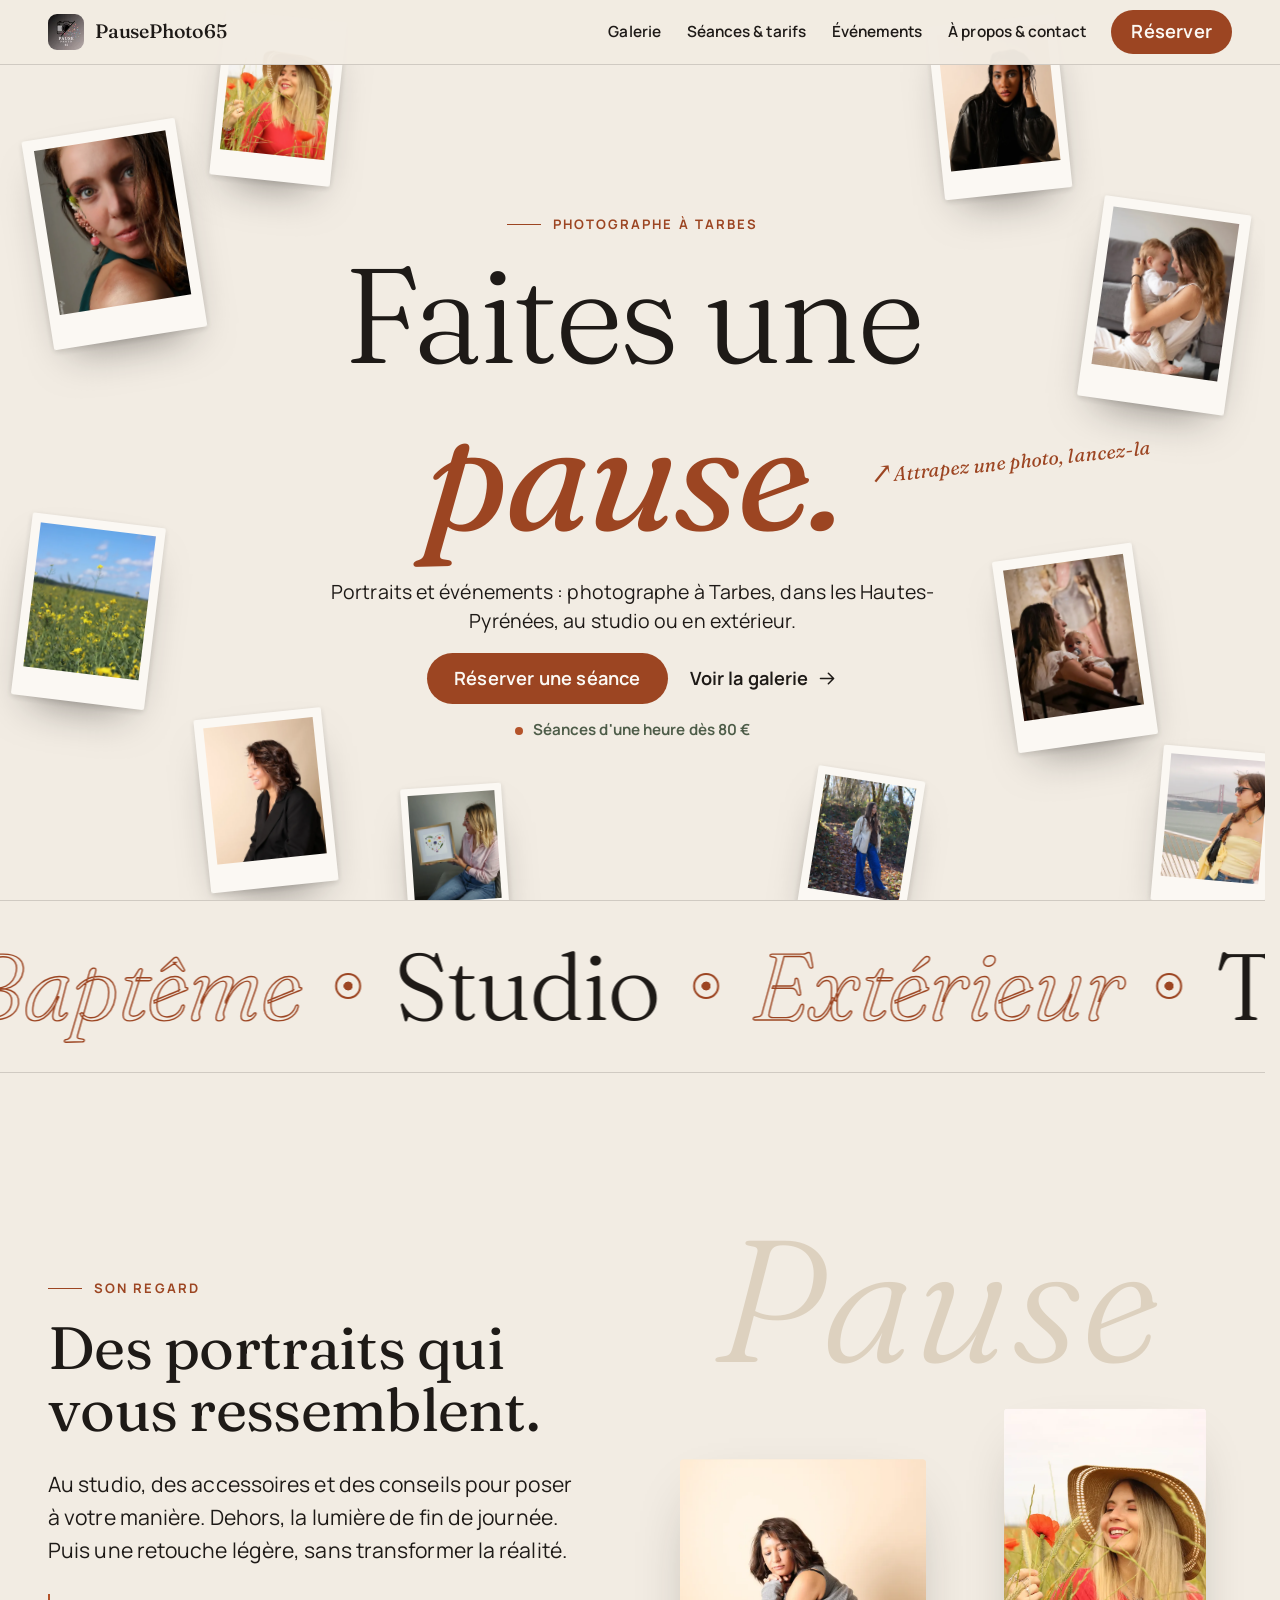
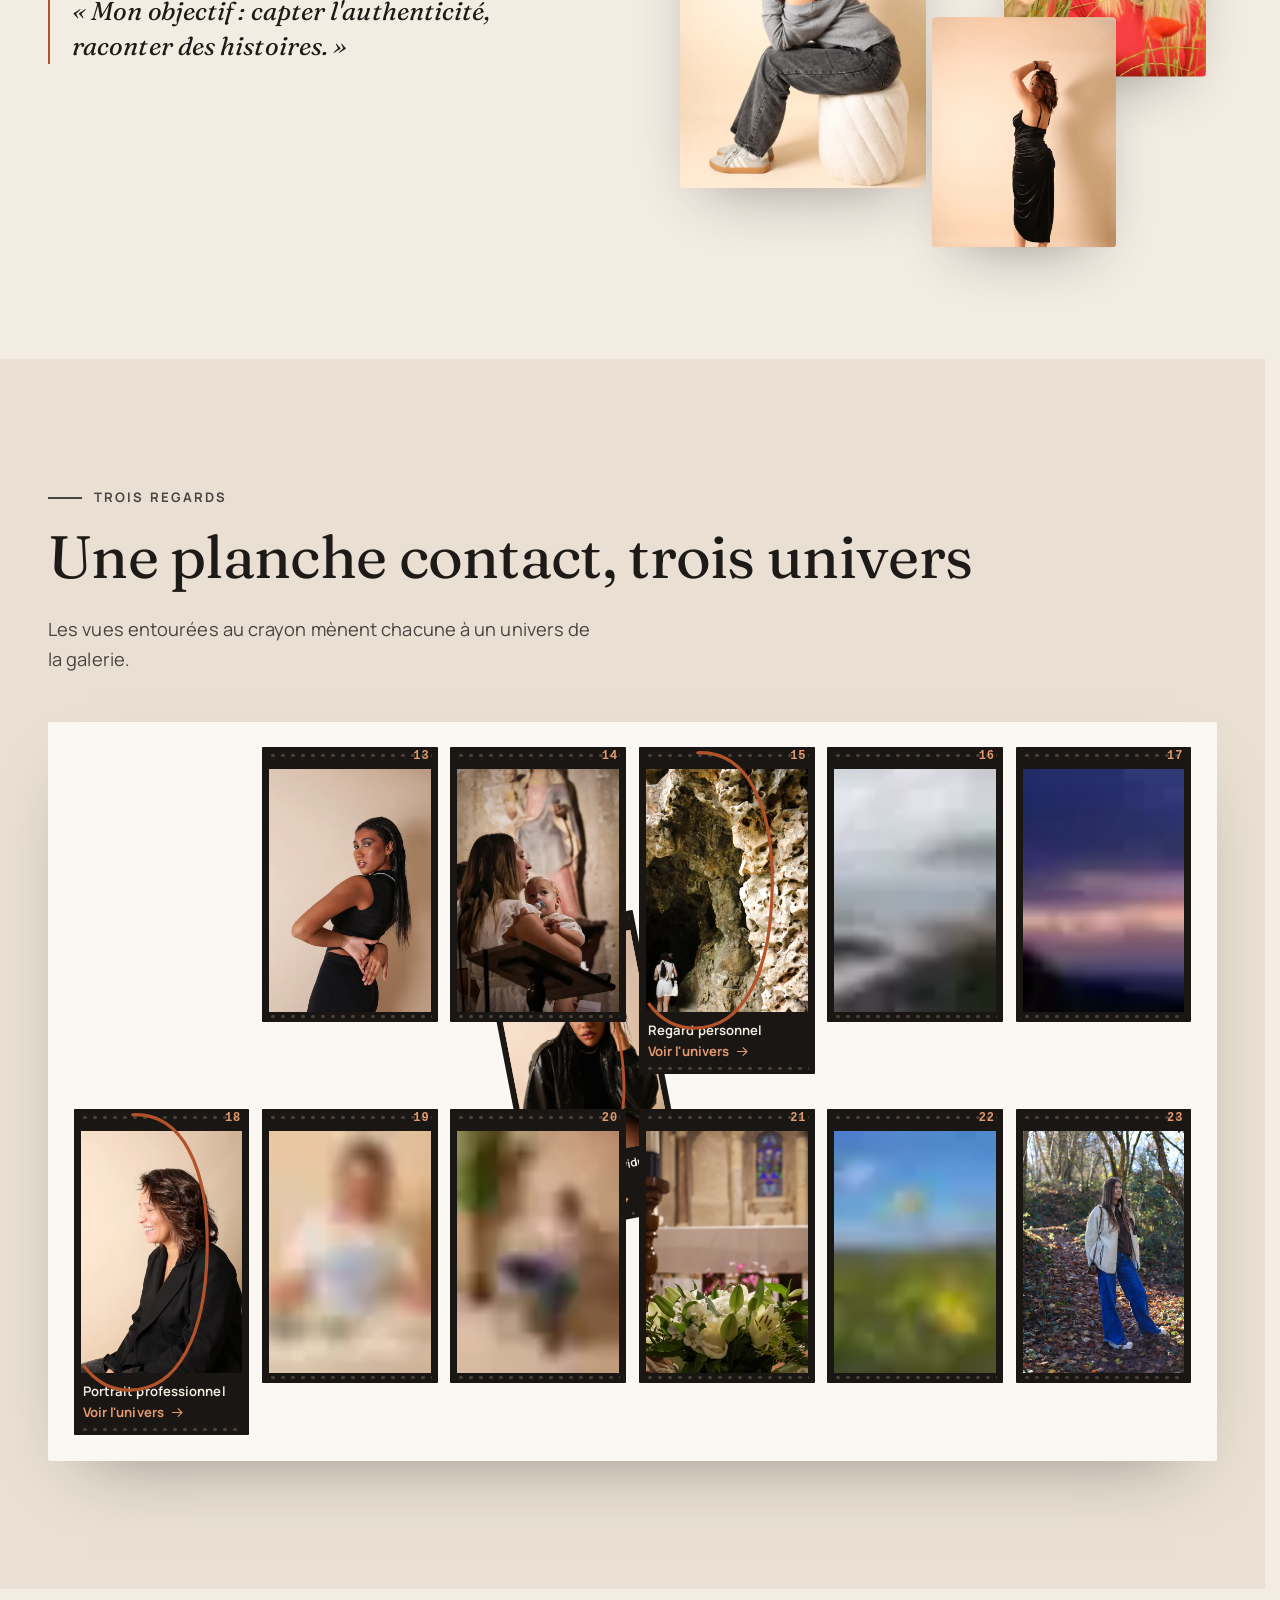
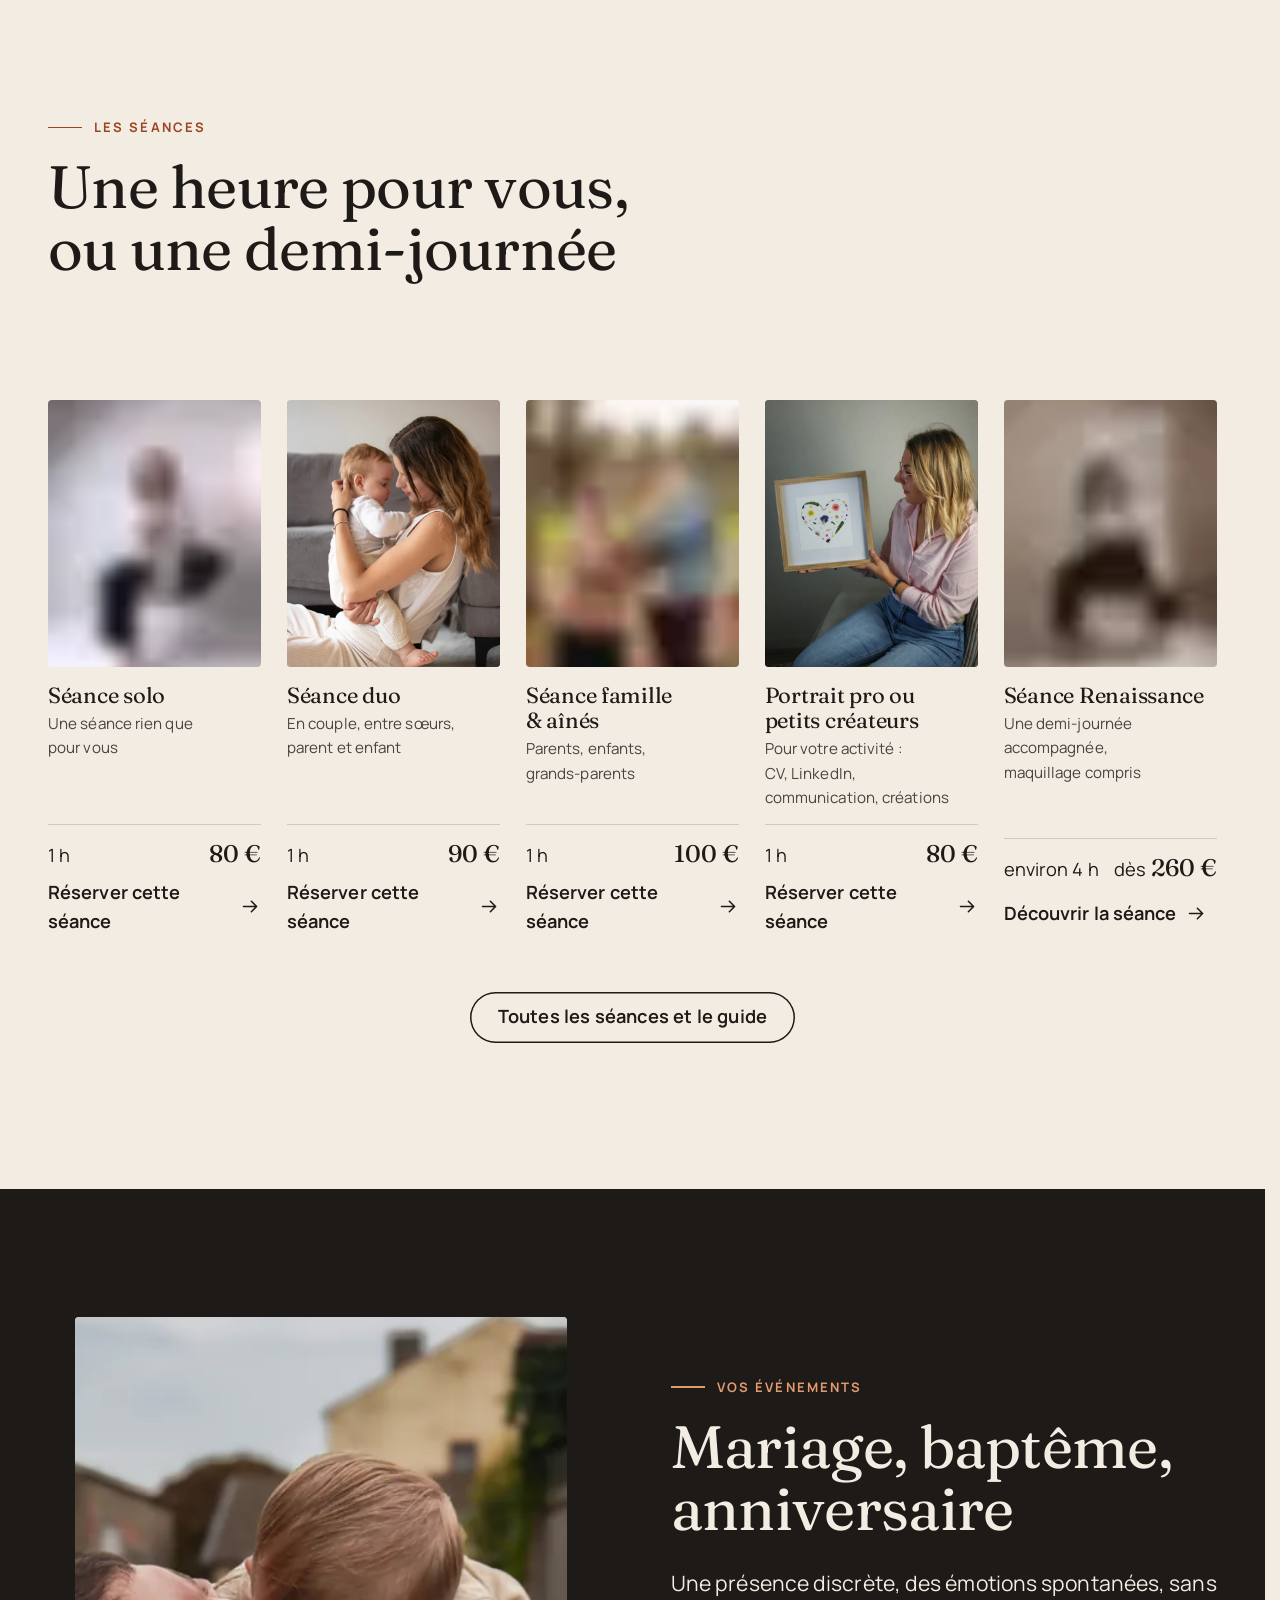
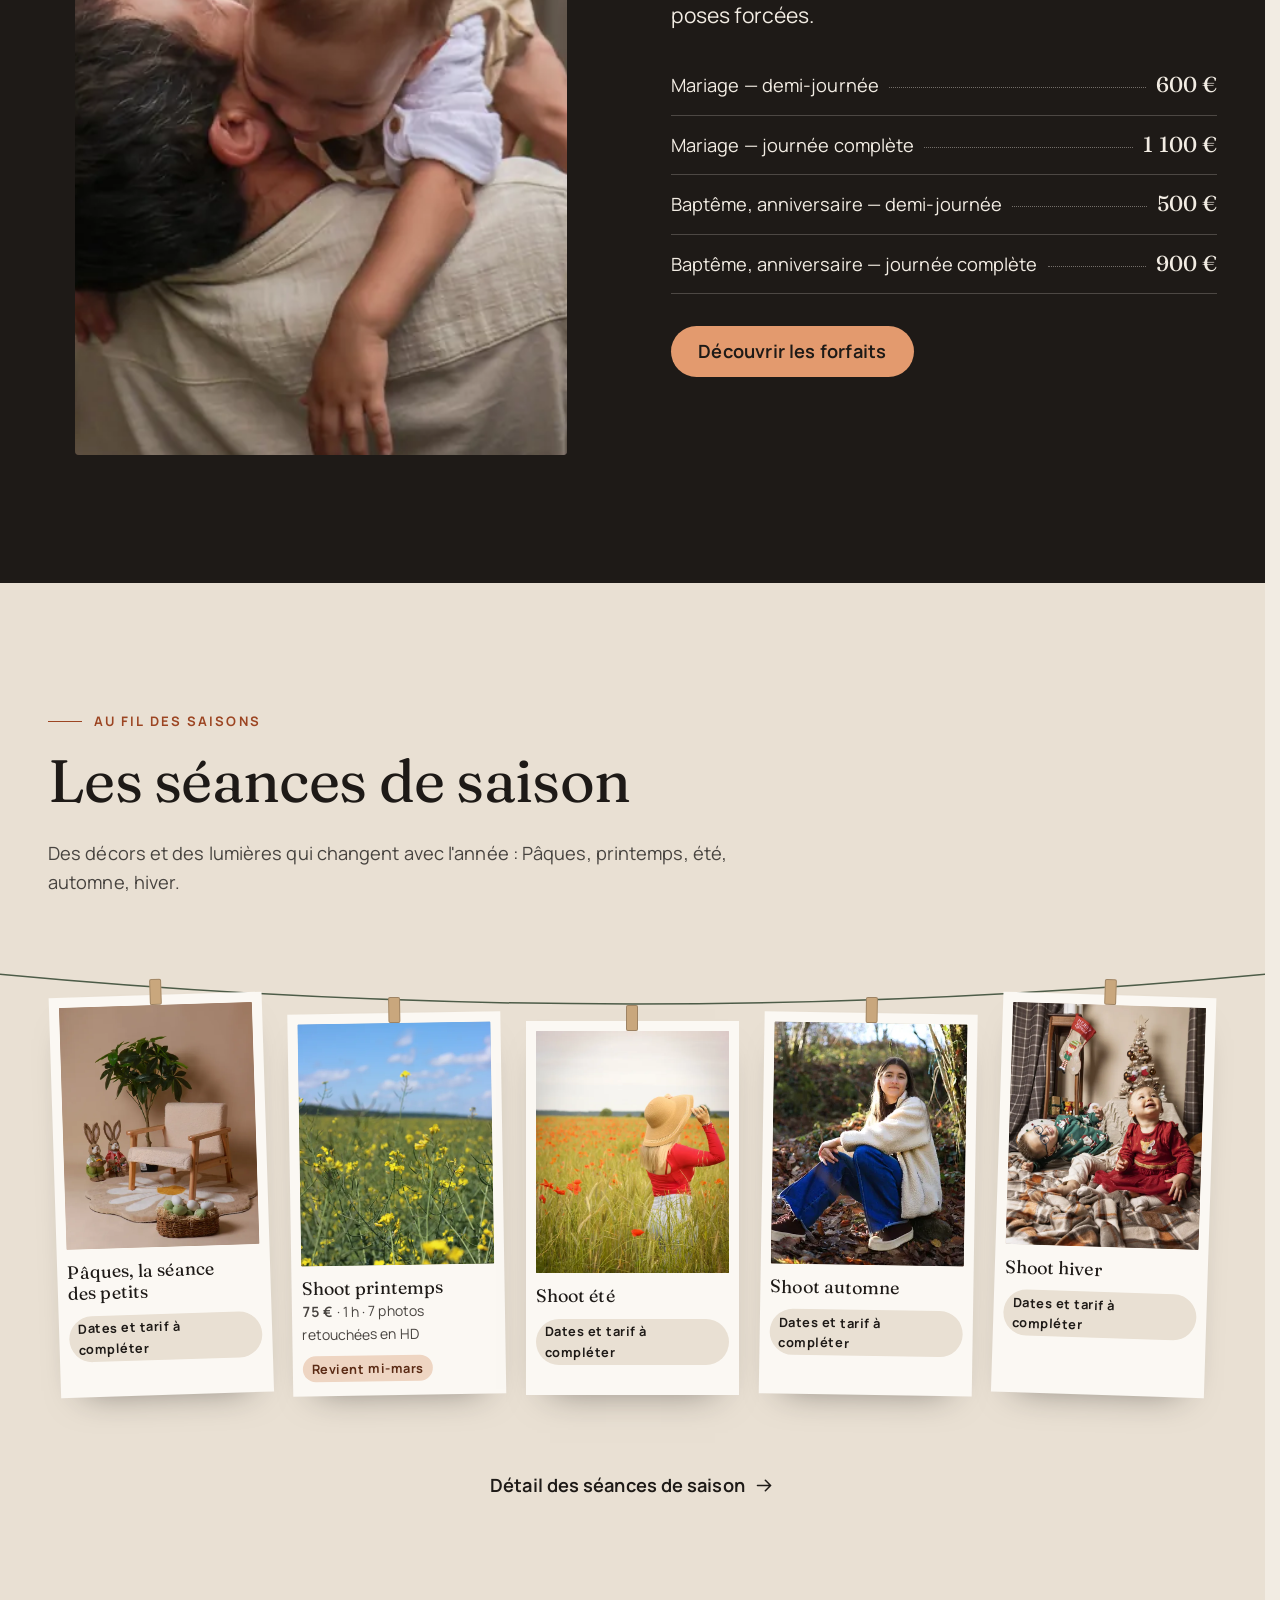
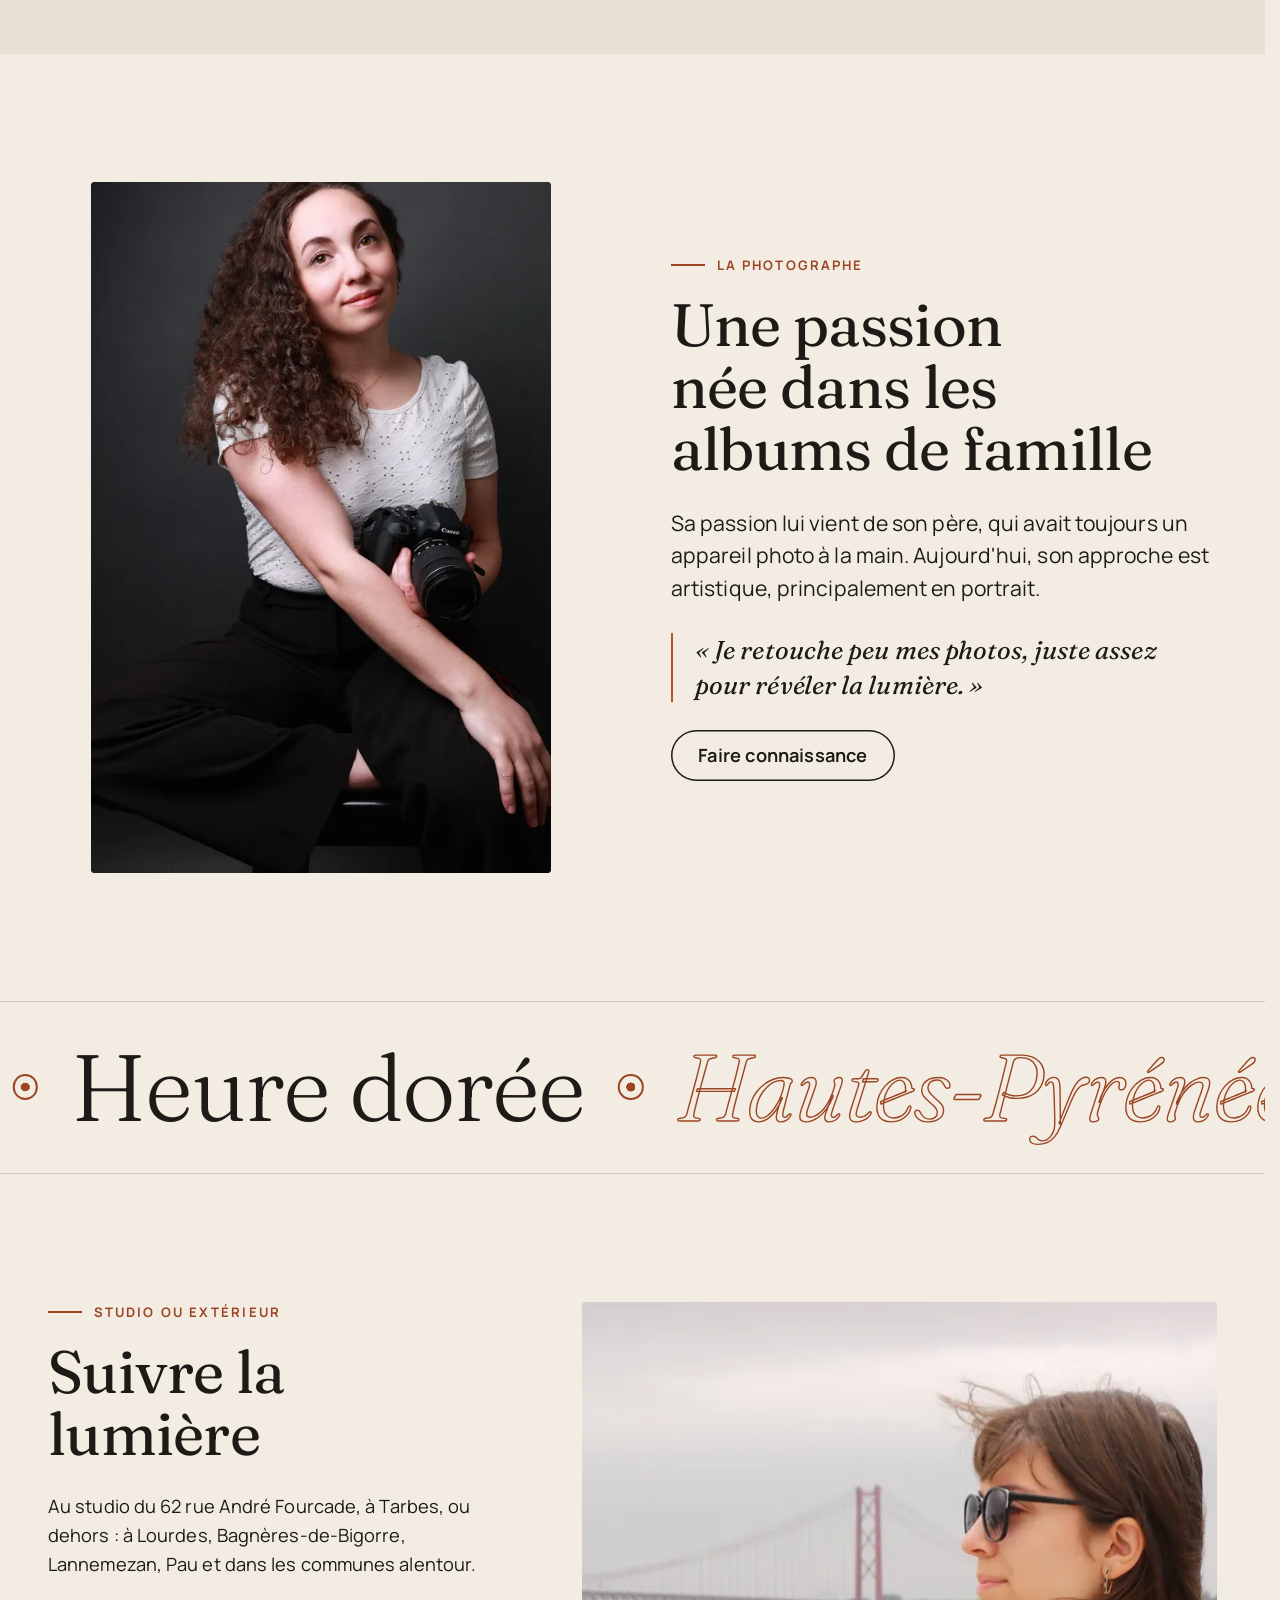
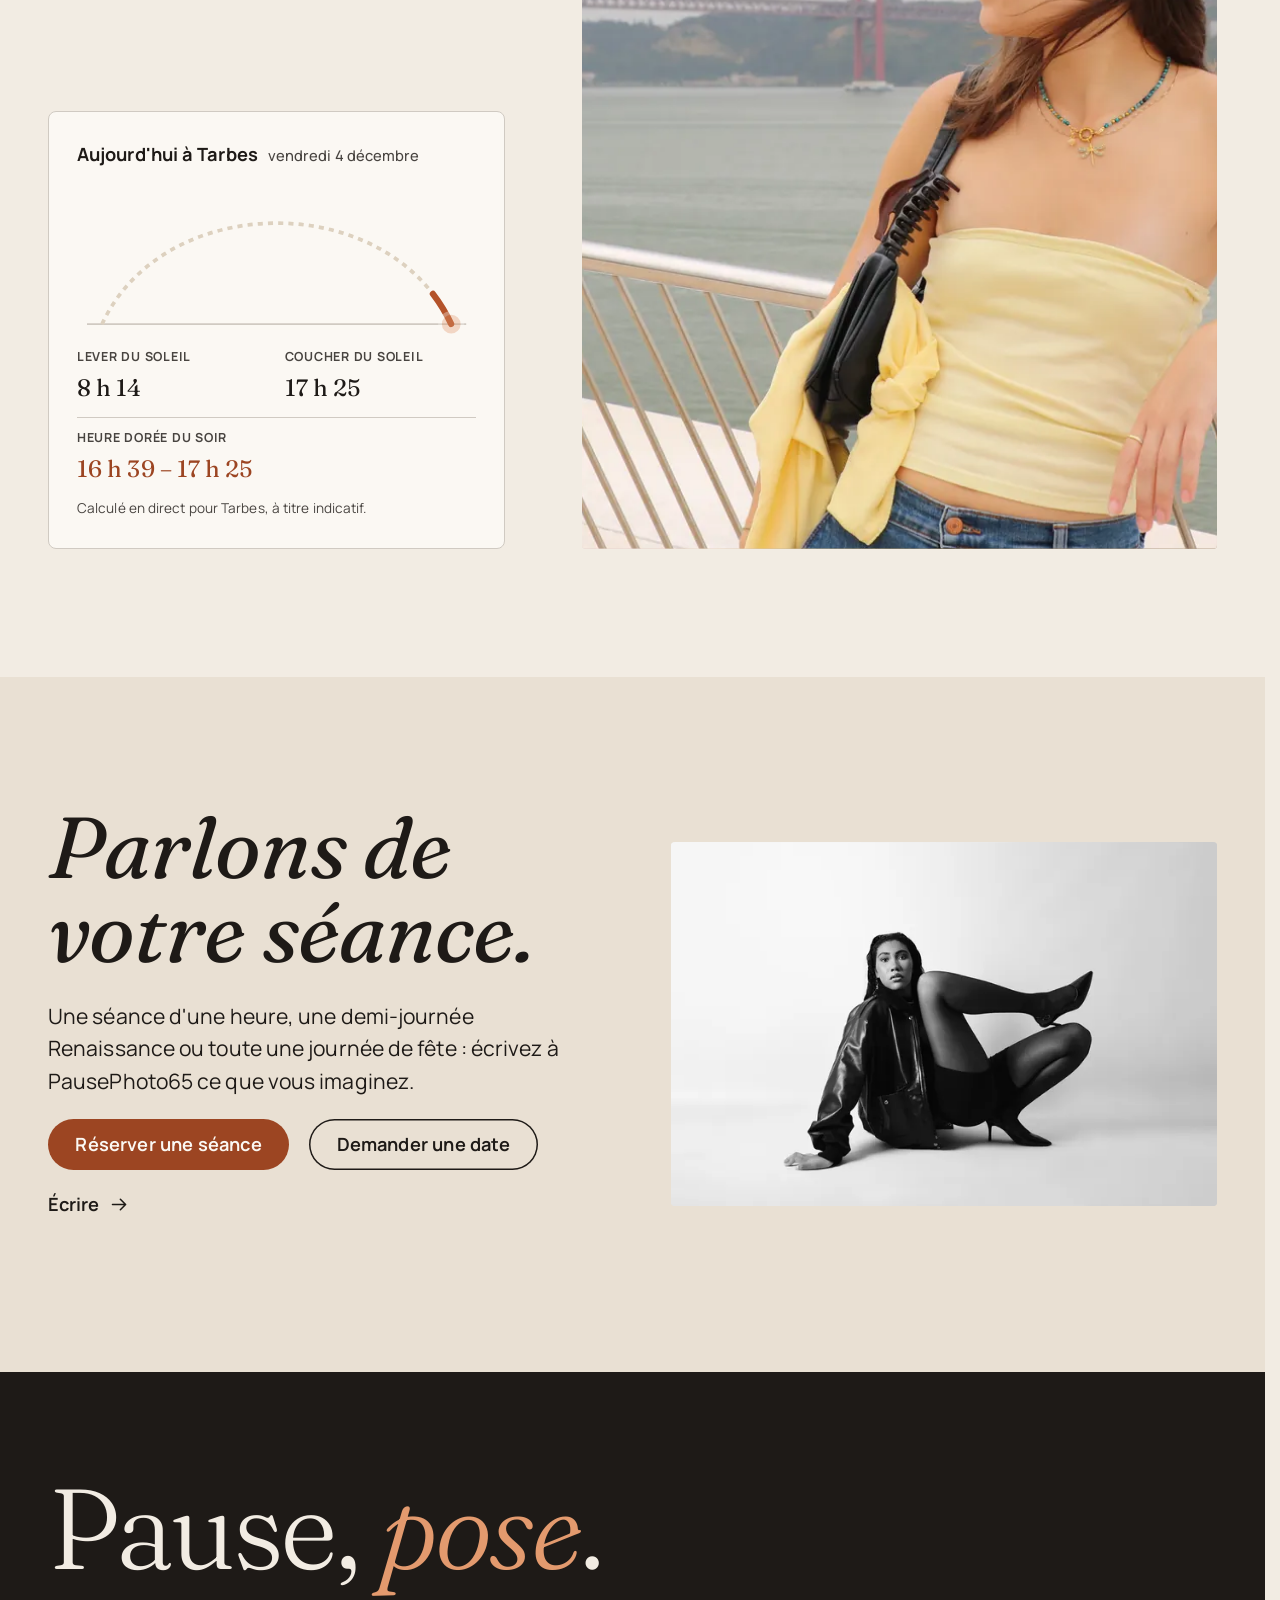
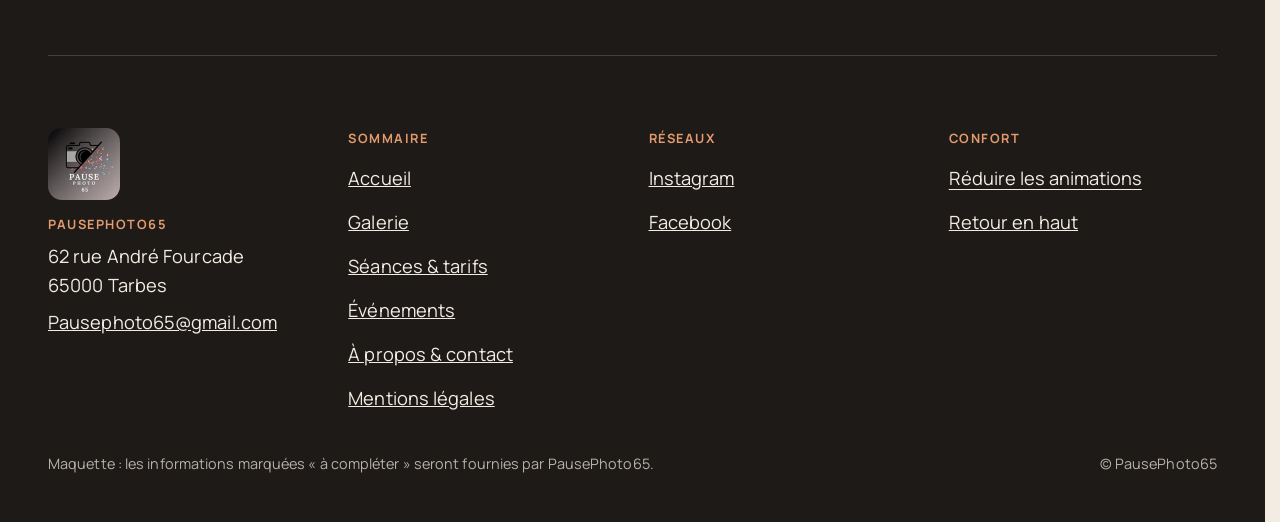
<file: index.html>
<!doctype html>
<html lang="fr" data-v="3" data-gabarit="accueil" data-page="accueil" data-curseur>
<head>
<meta charset="utf-8">
<meta name="viewport" content="width=device-width, initial-scale=1, viewport-fit=cover">
<title>PausePhoto65 : photographe à Tarbes, portraits et événements</title>
<meta name="description" content="PausePhoto65, photographe à Tarbes dans les Hautes-Pyrénées : portraits individuels et de famille, portraits professionnels, mariages et événements, au studio ou en extérieur.">
<meta name="robots" content="noindex, nofollow">
<link rel="canonical" href="https://pausephoto65-maquette.vercel.app/">
<style>:root{--fond:#f2ece3;--texte:#1e1a17;--voile-fond:#1e1a17;--ouverture-fond:#f2ece3;--menu-fond:#f2ece3}:root { --entete-h: 72px; --barres-h: 0px; } html { background: var(--fond); color: var(--texte); scrollbar-gutter: stable; } body { margin: 0; background: var(--fond); } html.js:not(.calme):not(.secours):not([data-arrivee="retour"]) [data-anime] { opacity: 0; } html.js:not(.calme):not(.secours):not([data-arrivee="retour"]) [data-anime].vu { opacity: 1; } [data-voile] { position: fixed; inset: 0; z-index: 900; background: var(--voile-fond); transform: translateY(100%); visibility: hidden; pointer-events: none; } html[data-arrivee="voile"]:not(.voile-leve):not(.calme):not(.secours) [data-voile] { transform: none; visibility: visible; } html.calme [data-voile], html.secours [data-voile] { visibility: hidden !important; } .ouverture-panneau { position: fixed; inset: 0; z-index: 850; display: none; place-content: center; justify-items: center; background: var(--ouverture-fond, var(--voile-fond)); color: var(--fond); text-align: center; } html.js[data-arrivee="intro"]:not(.calme):not(.secours):not(.intro-finie) .ouverture-panneau { display: grid; } html.defilement-bloque, html.defilement-bloque body, html.js[data-arrivee="intro"]:not(.calme):not(.secours):not(.intro-finie), html.js[data-arrivee="intro"]:not(.calme):not(.secours):not(.intro-finie) body, html[data-arrivee="voile"]:not(.voile-leve):not(.calme):not(.secours), html[data-arrivee="voile"]:not(.voile-leve):not(.calme):not(.secours) body { overflow: hidden; } html.js[data-arrivee="intro"]:not(.calme):not(.secours):not(.intro-finie) { background-color: var(--ouverture-fond, var(--voile-fond)); } html[data-arrivee="voile"]:not(.voile-leve):not(.calme):not(.secours) { background-color: var(--voile-fond); }</style>
<script>(function () {
var d = document.documentElement, ss = null, ls = null;
try { ss = window.sessionStorage; ls = window.localStorage; } catch (e) {}
d.classList.add('js');
var calme = false;
try { calme = !!ls && ls.getItem('socle:calme') === 'oui'; } catch (e) {}
if (!calme && window.matchMedia && matchMedia('(prefers-reduced-motion: reduce)').matches) calme = true;
if (calme) d.classList.add('calme');
var nav = performance.getEntriesByType ? performance.getEntriesByType('navigation')[0] : null;
var type = nav ? nav.type : 'navigate';
var depart = null;
try { depart = JSON.parse(ss.getItem('socle:depart') || 'null'); ss.removeItem('socle:depart'); } catch (e) {}
if (depart && !(Date.now() - depart.t < 15000)) depart = null;
var retourSection = false;
try { retourSection = !!ss.getItem('socle:calme-retour'); } catch (e) {}
var mode = type === 'back_forward' || retourSection ? 'retour' : type === 'reload' ? 'intro' : depart ? 'voile' : 'intro';
d.setAttribute('data-arrivee', mode);
if (mode === 'voile' && depart.couleur) d.style.setProperty('--voile-fond', depart.couleur);
if (type === 'reload' && 'scrollRestoration' in history) {
if (!retourSection) history.scrollRestoration = 'manual';
}
try {
var choisie = ls && ls.getItem('socle:langue');
var langue = (d.lang || '').slice(0, 2);
if (choisie && choisie !== langue && type === 'navigate' && !depart) {
var alt = document.querySelector('link[rel="alternate"][hreflang="' + choisie + '"]');
if (alt) location.replace(new URL(alt.href).pathname + location.search + location.hash);
}
} catch (e) {}
setTimeout(function () { if (!d.classList.contains('demarre')) d.classList.add('secours'); }, 2000);
})();</script>
<link rel="preload" href="/assets/fonts/fraunces.woff2" as="font" type="font/woff2" crossorigin>
<link rel="preload" href="/assets/fonts/manrope.woff2" as="font" type="font/woff2" crossorigin>
<link rel="stylesheet" href="/assets/css/socle.css?v=3">
<link rel="stylesheet" href="/assets/css/site.css?v=3">
<link rel="modulepreload" href="/assets/js/site.js?v=3">
<link rel="modulepreload" href="/assets/js/socle/index.js?v=3">
<script src="/assets/vendor/gsap.min.js" defer></script>
<script src="/assets/vendor/ScrollTrigger.min.js" defer></script>
<script src="/assets/vendor/SplitText.min.js" defer></script>
<script type="module" src="/assets/js/site.js?v=3"></script>
<meta name="theme-color" content="#f2ece3">
<link rel="icon" href="/assets/images/favicon-32.png" sizes="32x32" type="image/png">
<link rel="icon" href="/assets/images/favicon-48.png" sizes="48x48" type="image/png">
<link rel="apple-touch-icon" href="/assets/images/apple-touch-icon.png">
<meta property="og:type" content="website">
<meta property="og:site_name" content="PausePhoto65">
<meta property="og:locale" content="fr_FR">
<meta property="og:title" content="PausePhoto65 : photographe à Tarbes, portraits et événements">
<meta property="og:description" content="PausePhoto65, photographe à Tarbes dans les Hautes-Pyrénées : portraits individuels et de famille, portraits professionnels, mariages et événements, au studio ou en extérieur.">
<meta property="og:url" content="https://pausephoto65-maquette.vercel.app/">
<meta property="og:image" content="https://pausephoto65-maquette.vercel.app/assets/partage/accueil-fr.jpg">
<meta property="og:image:width" content="1200">
<meta property="og:image:height" content="630">
<meta property="og:image:alt" content="PausePhoto65, photographe à Tarbes : portrait d&#39;une femme qui regarde par-dessus son épaule">
<meta name="twitter:card" content="summary_large_image">
<script type="application/ld+json">{"@context":"https://schema.org","@type":"LocalBusiness","name":"PausePhoto65","description":"Photographe à Tarbes, dans les Hautes-Pyrénées : portraits individuels et de famille, portraits professionnels, mariages et événements, au studio ou en extérieur.","url":"https://pausephoto65-maquette.vercel.app/","email":"Pausephoto65@gmail.com","address":{"@type":"PostalAddress","streetAddress":"62 rue André Fourcade","postalCode":"65000","addressLocality":"Tarbes","addressCountry":"FR"},"areaServed":["Tarbes","Lourdes","Bagnères-de-Bigorre","Lannemezan","Pau"],"priceRange":"75 € – 1 100 €","sameAs":["https://www.facebook.com/pausephoto65/","https://www.instagram.com/pausephoto65/"]}</script>
</head>
<body id="haut">
<div data-voile aria-hidden="true"><div class="voile-contenu"><svg class="voile-iris" viewBox="-100 -100 200 200" aria-hidden="true" focusable="false">
<path class="iris-lames" fill-rule="evenodd" d="M-100 0a100 100 0 1 0 200 0a100 100 0 1 0 -200 0ZM0 -30.00L23.45 -18.70L29.25 6.68L13.02 27.03L-13.02 27.03L-29.25 6.68L-23.45 -18.70Z"/>
<path class="iris-aretes" d="M23.45 -18.70L98.47 17.42M29.25 6.68L47.78 87.85M13.02 27.03L-38.90 92.13M-13.02 27.03L-96.28 27.03M-29.25 6.68L-81.16 -58.42M-23.45 -18.70L-4.93 -99.88M0 -30.00L75.02 -66.13"/>
<circle class="iris-bague" r="98.5"/>
</svg><span data-voile-libelle>Accueil</span></div></div>
<div class="ouverture-panneau" data-ouverture aria-hidden="true" data-gouttiere="#f2ece3">
  <div class="iris" style="--flou:url(/assets/images/photos/regard-epaule-flou.webp)">
    <div class="iris-photo"><img src="/assets/images/photos/regard-epaule-640.webp" alt="" width="640" height="960" decoding="async"></div>
    <svg class="iris-svg" viewBox="-100 -100 200 200" aria-hidden="true" focusable="false">
<path class="iris-lames" fill-rule="evenodd" d="M-100 0a100 100 0 1 0 200 0a100 100 0 1 0 -200 0ZM0 -58.00L45.35 -36.16L56.55 12.91L25.17 52.26L-25.17 52.26L-56.55 12.91L-45.35 -36.16Z"/>
<path class="iris-aretes" d="M45.35 -36.16L99.49 -10.09M56.55 12.91L69.92 71.49M25.17 52.26L-12.30 99.24M-25.17 52.26L-85.26 52.26M-56.55 12.91L-94.01 -34.08M-45.35 -36.16L-31.97 -94.75M0 -58.00L54.14 -84.07"/>
<circle class="iris-bague" r="98.5"/>
</svg>
  </div>
  <p class="ouverture-nom">PausePhoto65</p>
  <p class="ouverture-ligne">Photographe à Tarbes</p>
</div>
<a class="evitement" href="#contenu">Aller au contenu</a>
<header data-entete>
  <div class="entete-rangee">
    <a class="entete-logo" href="/" data-libelle="Accueil" aria-current="page">
      <img src="/assets/images/logo/logo-72.webp" alt="" width="36" height="36"><span>PausePhoto65</span>
    </a>
    <nav data-nav aria-label="Navigation principale">
      <ul><li><a href="/galerie" data-libelle="Galerie">Galerie</a></li><li><a href="/seances" data-libelle="Séances &amp; tarifs">Séances &amp; tarifs</a></li><li><a href="/evenements" data-libelle="Événements">Événements</a></li><li><a href="/a-propos" data-libelle="À propos &amp; contact">À propos &amp; contact</a></li></ul>
    </nav>
    <div class="entete-actions">
      <a class="bouton bouton--petit" href="/seances#reservation" data-libelle="Séances &amp; tarifs" data-magnetique>Réserver</a>
      <button type="button" data-menu-bouton aria-controls="menu" aria-expanded="false" data-libelle-ouvrir="Menu" data-libelle-fermer="Fermer"><span class="menu-icone" aria-hidden="true"><span></span><span></span></span><span data-libelle-bouton>Menu</span></button>
    </div>
  </div>
</header>
<div id="menu" data-menu role="dialog" aria-modal="true" aria-label="Menu">
  <div class="menu-grille">
    <ul><li style="--i:0"><a href="/" class="menu-lien" data-libelle="Accueil" aria-current="page"><span class="menu-num" aria-hidden="true">01</span><span>Accueil</span></a></li><li style="--i:1"><a href="/galerie" class="menu-lien" data-libelle="Galerie"><span class="menu-num" aria-hidden="true">02</span><span>Galerie</span></a></li><li style="--i:2"><a href="/seances" class="menu-lien" data-libelle="Séances &amp; tarifs"><span class="menu-num" aria-hidden="true">03</span><span>Séances &amp; tarifs</span></a></li><li style="--i:3"><a href="/evenements" class="menu-lien" data-libelle="Événements"><span class="menu-num" aria-hidden="true">04</span><span>Événements</span></a></li><li style="--i:4"><a href="/a-propos" class="menu-lien" data-libelle="À propos &amp; contact"><span class="menu-num" aria-hidden="true">05</span><span>À propos &amp; contact</span></a></li></ul>
    <div class="menu-cote">
      <p><a class="bouton" href="/seances#reservation" data-libelle="Séances &amp; tarifs">Réserver une séance</a></p>
      <p><a class="lien-fort" href="mailto:Pausephoto65@gmail.com">Pausephoto65@gmail.com</a></p>
      <p class="menu-adresse">62 rue André Fourcade, 65000 Tarbes</p>
      <p class="menu-reseaux"><a href="https://www.instagram.com/pausephoto65/" target="_blank" rel="noopener">Instagram<span class="visuellement-cache"> (nouvel onglet)</span></a> · <a href="https://www.facebook.com/pausephoto65/" target="_blank" rel="noopener">Facebook<span class="visuellement-cache"> (nouvel onglet)</span></a></p>
      <p><button type="button" class="lien" data-calme-bascule data-libelle-reduire="Réduire les animations" data-libelle-retablir="Rétablir les animations" data-libelle-systeme="Animations réduites par le réglage de votre appareil"><span data-libelle-bouton>Réduire les animations</span></button></p>
    </div>
  </div>
</div>
<main id="contenu" tabindex="-1">
<section class="hero hero--pluie ecran" id="ouverture" data-pluie>
  <div class="pluie" aria-hidden="true" data-audit-ignorer>
    <div class="pluie-tirage" style="--x:9%;--y:26%;--r:-9deg;--w:1.15;--xm:14%;--ym:14%;--rm:-8deg" data-m data-m-petit><figure class="pluie-cadre" style="--cadrage:50% 35%"><img src="/assets/images/photos/regard-epaule-640.webp" alt="" width="640" height="960" decoding="async" draggable="false"></figure></div><div class="pluie-tirage" style="--x:22%;--y:11%;--r:6deg;--w:0.9"><figure class="pluie-cadre" style="--cadrage:50% 30%"><img src="/assets/images/photos/coquelicots-chapeau-sourire-640.webp" alt="" width="640" height="829" decoding="async" draggable="false"></figure></div><div class="pluie-tirage" style="--x:79%;--y:12%;--r:-6deg;--w:0.95;--xm:86%;--ym:14%;--rm:7deg" data-m data-m-petit><figure class="pluie-cadre" style="--cadrage:50% 30%"><img src="/assets/images/photos/studio-blouson-cuir-main-640.webp" alt="" width="640" height="937" decoding="async" draggable="false"></figure></div><div class="pluie-tirage" style="--x:92%;--y:34%;--r:8deg;--w:1.1"><figure class="pluie-cadre" style="--cadrage:50% 35%"><img src="/assets/images/photos/famille-maman-bebe-canape-640.webp" alt="" width="640" height="778" decoding="async" draggable="false"></figure></div><div class="pluie-tirage" style="--x:7%;--y:68%;--r:7deg;--w:1;--xm:11%;--ym:87%;--rm:6deg" data-m><figure class="pluie-cadre" style="--cadrage:50% 40%"><img src="/assets/images/photos/printemps-colza-champ-640.webp" alt="" width="640" height="960" decoding="async" draggable="false"></figure></div><div class="pluie-tirage" style="--x:21%;--y:89%;--r:-6deg;--w:0.95;--xm:50%;--ym:91%;--rm:-4deg" data-m><figure class="pluie-cadre" style="--cadrage:50% 30%"><img src="/assets/images/photos/blazer-sourire-640.webp" alt="" width="640" height="917" decoding="async" draggable="false"></figure></div><div class="pluie-tirage" style="--x:85%;--y:72%;--r:-8deg;--w:1.05;--xm:89%;--ym:86%;--rm:-7deg" data-m><figure class="pluie-cadre" style="--cadrage:50% 35%"><img src="/assets/images/photos/bapteme-maman-bebe-eglise-640.webp" alt="" width="640" height="960" decoding="async" draggable="false" loading="lazy"></figure></div><div class="pluie-tirage" style="--x:96%;--y:92%;--r:5deg;--w:0.85"><figure class="pluie-cadre" style="--cadrage:40% 40%"><img src="/assets/images/photos/lisbonne-pont-portrait-640.webp" alt="" width="640" height="418" decoding="async" draggable="false" loading="lazy"></figure></div><div class="pluie-tirage" style="--x:68%;--y:94%;--r:9deg;--w:0.8"><figure class="pluie-cadre" style="--cadrage:50% 30%"><img src="/assets/images/photos/automne-foret-debout-640.webp" alt="" width="640" height="910" decoding="async" draggable="false" loading="lazy"></figure></div><div class="pluie-tirage" style="--x:36%;--y:95%;--r:-4deg;--w:0.75;--xm:50%;--ym:12%;--rm:4deg" data-m><figure class="pluie-cadre" style="--cadrage:50% 40%"><img src="/assets/images/photos/creatrice-cadre-coeur-640.webp" alt="" width="640" height="847" decoding="async" draggable="false" loading="lazy"></figure></div>
    <p class="pluie-indice">Attrapez une photo, lancez-la</p>
  </div>
  <div class="hero-centre">
    <p class="sur hero-sur" data-anime="gsap" data-entree><span class="sur-trait" aria-hidden="true"></span>Photographe à Tarbes</p>
    <h1 class="hero-titre" data-superpose><span class="ligne-masque"><span class="hero-ligne" data-anime="gsap">Faites une</span></span><span class="ligne-masque"><span class="hero-ligne hero-ligne--accent" data-anime="gsap">pause.</span></span></h1>
    <div class="hero-cote" data-anime="gsap">
      <p class="hero-texte">Portraits et événements : photographe à Tarbes, dans les Hautes-Pyrénées, au studio ou en extérieur.</p>
      <p class="hero-actions">
        <a class="bouton" href="/seances#reservation" data-libelle="Séances &amp; tarifs" data-action-principale data-magnetique>Réserver une séance</a>
        <a href="/galerie" class="lien-fleche" data-libelle="Galerie">Voir la galerie <svg class="icone" viewBox="0 0 24 24" aria-hidden="true" focusable="false"><path d="M4 12h15m-6-6 6 6-6 6" fill="none" stroke="currentColor" stroke-width="1.8" stroke-linecap="round" stroke-linejoin="round"/></svg></a>
      </p>
      <p class="hero-info" data-info-cle>Séances d&#39;une heure dès 80 €</p>
    </div>
  </div>
</section>
<div class="bandeau" data-bandeau data-sens="-1" aria-hidden="true" data-audit-ignorer><div class="bandeau-piste"><div class="bandeau-suite"><span class="bandeau-mot">Portrait</span><span class="bandeau-sep"></span><span class="bandeau-mot bandeau-mot--trait">Famille</span><span class="bandeau-sep"></span><span class="bandeau-mot">Mariage</span><span class="bandeau-sep"></span><span class="bandeau-mot bandeau-mot--trait">Baptême</span><span class="bandeau-sep"></span><span class="bandeau-mot">Studio</span><span class="bandeau-sep"></span><span class="bandeau-mot bandeau-mot--trait">Extérieur</span><span class="bandeau-sep"></span><span class="bandeau-mot">Tarbes</span><span class="bandeau-sep"></span></div><div class="bandeau-suite"><span class="bandeau-mot">Portrait</span><span class="bandeau-sep"></span><span class="bandeau-mot bandeau-mot--trait">Famille</span><span class="bandeau-sep"></span><span class="bandeau-mot">Mariage</span><span class="bandeau-sep"></span><span class="bandeau-mot bandeau-mot--trait">Baptême</span><span class="bandeau-sep"></span><span class="bandeau-mot">Studio</span><span class="bandeau-sep"></span><span class="bandeau-mot bandeau-mot--trait">Extérieur</span><span class="bandeau-sep"></span><span class="bandeau-mot">Tarbes</span><span class="bandeau-sep"></span></div></div></div>
<section class="section manifeste" id="pause-pose">
  <div class="conteneur manifeste-grille">
    <div class="manifeste-texte">
      <p class="sur"><span class="sur-trait" aria-hidden="true"></span>Son regard</p>
      <h2 class="titre-section" data-anime>Des portraits qui vous ressemblent.</h2>
      <p class="texte-large" data-anime>Au studio, des accessoires et des conseils pour poser à votre manière. Dehors, la lumière de fin de journée. Puis une retouche légère, sans transformer la réalité.</p>
      <blockquote class="citation " data-anime><p>« Mon objectif : capter l&#39;authenticité, raconter des histoires. »</p></blockquote>
      <p data-anime><a href="/a-propos#facon" class="lien-fleche" data-libelle="À propos &amp; contact">Sa façon de travailler <svg class="icone" viewBox="0 0 24 24" aria-hidden="true" focusable="false"><path d="M4 12h15m-6-6 6 6-6 6" fill="none" stroke="currentColor" stroke-width="1.8" stroke-linecap="round" stroke-linejoin="round"/></svg></a></p>
    </div>
    <div class="manifeste-visuel">
      <canvas class="mot-pause" data-mot-pause aria-hidden="true" data-audit-ignorer width="600" height="240"></canvas>
      <div class="manifeste-photos">
        <figure data-parallaxe="-8" data-mise-au-point class="media manifeste-photo manifeste-photo--1" style="--flou:url(/assets/images/photos/studio-pouf-pull-gris-flou.webp);--cadrage:50% 35%;aspect-ratio:3 / 4">
  <picture>
    <img src="/assets/images/photos/studio-pouf-pull-gris-1280.webp" srcset="/assets/images/photos/studio-pouf-pull-gris-640.webp 640w, /assets/images/photos/studio-pouf-pull-gris-1280.webp 1280w, /assets/images/photos/studio-pouf-pull-gris-1920.webp 1920w" sizes="(max-width: 760px) 56vw, 22vw" alt="Jeune femme assise sur un pouf blanc, pull gris, regard pensif" width="1280" height="1778" loading="lazy" decoding="async">
  </picture>
</figure>
        <figure data-parallaxe="10" data-mise-au-point class="media manifeste-photo manifeste-photo--2" style="--flou:url(/assets/images/photos/coquelicots-chapeau-sourire-flou.webp);--cadrage:50% 30%;aspect-ratio:3 / 4">
  <picture>
    <img src="/assets/images/photos/coquelicots-chapeau-sourire-1280.webp" srcset="/assets/images/photos/coquelicots-chapeau-sourire-640.webp 640w, /assets/images/photos/coquelicots-chapeau-sourire-1280.webp 1280w, /assets/images/photos/coquelicots-chapeau-sourire-1920.webp 1920w" sizes="(max-width: 760px) 46vw, 18vw" alt="Femme souriante au chapeau de paille, les yeux fermés, parmi les coquelicots" width="1280" height="1658" loading="lazy" decoding="async">
  </picture>
</figure>
        <figure data-parallaxe="-14" data-mise-au-point class="media manifeste-photo manifeste-photo--3" style="--flou:url(/assets/images/photos/studio-robe-satin-dos-flou.webp);--cadrage:50% 30%;aspect-ratio:4 / 5">
  <picture>
    <img src="/assets/images/photos/studio-robe-satin-dos-1280.webp" srcset="/assets/images/photos/studio-robe-satin-dos-640.webp 640w, /assets/images/photos/studio-robe-satin-dos-1280.webp 1280w, /assets/images/photos/studio-robe-satin-dos-1920.webp 1920w" sizes="(max-width: 760px) 42vw, 16vw" alt="Femme en robe de satin noir, de dos, les bras levés, fond beige" width="1280" height="1546" loading="lazy" decoding="async">
  </picture>
</figure>
      </div>
    </div>
  </div>
</section>
<section class="section regards" id="trois-regards">
  <div class="conteneur regards-tete">
    <p class="sur"><span class="sur-trait" aria-hidden="true"></span>Trois regards</p>
    <h2 class="titre-section" data-anime>Une planche contact, trois univers</h2>
    <p data-anime>Les vues entourées au crayon mènent chacune à un univers de la galerie.</p>
  </div>
  <div class="conteneur">
    <ol class="planche" data-planche data-superpose>
      <li class="vue vue--choisie"><span class="vue-num" aria-hidden="true">12</span><a class="vue-lien" href="/galerie#portraits" data-libelle="Galerie"><span class="vue-cadre"><figure class="media vue-media" style="--flou:url(/assets/images/photos/studio-blouson-cuir-main-flou.webp);--cadrage:50% 35%;aspect-ratio:2 / 3">
  <picture>
    <img src="/assets/images/photos/studio-blouson-cuir-main-1280.webp" srcset="/assets/images/photos/studio-blouson-cuir-main-640.webp 640w, /assets/images/photos/studio-blouson-cuir-main-1280.webp 1280w, /assets/images/photos/studio-blouson-cuir-main-1920.webp 1920w" sizes="(max-width: 760px) 30vw, 15vw" alt="" width="1280" height="1873" loading="lazy" decoding="async">
  </picture>
</figure><svg class="vue-cercle" viewBox="0 0 100 150" preserveAspectRatio="none" aria-hidden="true" focusable="false"><path d="M50 4C80 3 97 30 96 74c-1 44-18 72-48 72C19 146 3 118 4 75 5 33 20 6 52 5c9 0 17 3 22 7" pathLength="1"/></svg></span><span class="vue-legende">Portraits — individuel &amp; famille <span class="vue-voir">Voir l&#39;univers <svg class="icone" viewBox="0 0 24 24" aria-hidden="true" focusable="false"><path d="M4 12h15m-6-6 6 6-6 6" fill="none" stroke="currentColor" stroke-width="1.8" stroke-linecap="round" stroke-linejoin="round"/></svg></span></span></a></li><li class="vue"><span class="vue-num" aria-hidden="true">13</span><figure class="media vue-media" style="--flou:url(/assets/images/photos/studio-dos-noir-flou.webp);--cadrage:50% 35%;aspect-ratio:2 / 3">
  <picture>
    <img src="/assets/images/photos/studio-dos-noir-1280.webp" srcset="/assets/images/photos/studio-dos-noir-640.webp 640w, /assets/images/photos/studio-dos-noir-1280.webp 1280w, /assets/images/photos/studio-dos-noir-1920.webp 1920w" sizes="(max-width: 760px) 30vw, 15vw" alt="Jeune femme de dos qui se retourne vers l&#39;objectif, haut noir, fond beige" width="1280" height="1862" loading="lazy" decoding="async">
  </picture>
</figure></li><li class="vue"><span class="vue-num" aria-hidden="true">14</span><figure class="media vue-media" style="--flou:url(/assets/images/photos/bapteme-maman-bebe-eglise-flou.webp);--cadrage:50% 35%;aspect-ratio:2 / 3">
  <picture>
    <img src="/assets/images/photos/bapteme-maman-bebe-eglise-1280.webp" srcset="/assets/images/photos/bapteme-maman-bebe-eglise-640.webp 640w, /assets/images/photos/bapteme-maman-bebe-eglise-1280.webp 1280w, /assets/images/photos/bapteme-maman-bebe-eglise-1920.webp 1920w" sizes="(max-width: 760px) 30vw, 15vw" alt="Maman qui tient son bébé dans les bras, dans une église" width="1280" height="1920" loading="lazy" decoding="async">
  </picture>
</figure></li><li class="vue vue--choisie"><span class="vue-num" aria-hidden="true">15</span><a class="vue-lien" href="/galerie#regard" data-libelle="Galerie"><span class="vue-cadre"><figure class="media vue-media" style="--flou:url(/assets/images/photos/lisbonne-rocher-flou.webp);--cadrage:50% 35%;aspect-ratio:2 / 3">
  <picture>
    <img src="/assets/images/photos/lisbonne-rocher-1280.webp" srcset="/assets/images/photos/lisbonne-rocher-640.webp 640w, /assets/images/photos/lisbonne-rocher-1280.webp 1280w, /assets/images/photos/lisbonne-rocher-1920.webp 1920w" sizes="(max-width: 760px) 30vw, 15vw" alt="" width="1280" height="1920" loading="lazy" decoding="async">
  </picture>
</figure><svg class="vue-cercle" viewBox="0 0 100 150" preserveAspectRatio="none" aria-hidden="true" focusable="false"><path d="M50 4C80 3 97 30 96 74c-1 44-18 72-48 72C19 146 3 118 4 75 5 33 20 6 52 5c9 0 17 3 22 7" pathLength="1"/></svg></span><span class="vue-legende">Regard personnel <span class="vue-voir">Voir l&#39;univers <svg class="icone" viewBox="0 0 24 24" aria-hidden="true" focusable="false"><path d="M4 12h15m-6-6 6 6-6 6" fill="none" stroke="currentColor" stroke-width="1.8" stroke-linecap="round" stroke-linejoin="round"/></svg></span></span></a></li><li class="vue"><span class="vue-num" aria-hidden="true">16</span><figure class="media vue-media" style="--flou:url(/assets/images/photos/cote-brume-flou.webp);--cadrage:50% 35%;aspect-ratio:2 / 3">
  <picture>
    <img src="/assets/images/photos/cote-brume-683.webp" srcset="/assets/images/photos/cote-brume-640.webp 640w, /assets/images/photos/cote-brume-683.webp 683w" sizes="(max-width: 760px) 30vw, 15vw" alt="Côte rocheuse dans la brume" width="683" height="1024" loading="lazy" decoding="async">
  </picture>
</figure></li><li class="vue"><span class="vue-num" aria-hidden="true">17</span><figure class="media vue-media" style="--flou:url(/assets/images/photos/crepuscule-mer-flou.webp);--cadrage:50% 35%;aspect-ratio:2 / 3">
  <picture>
    <img src="/assets/images/photos/crepuscule-mer-683.webp" srcset="/assets/images/photos/crepuscule-mer-640.webp 640w, /assets/images/photos/crepuscule-mer-683.webp 683w" sizes="(max-width: 760px) 30vw, 15vw" alt="Ciel violet au crépuscule au-dessus de la mer" width="683" height="1024" loading="lazy" decoding="async">
  </picture>
</figure></li><li class="vue vue--choisie"><span class="vue-num" aria-hidden="true">18</span><a class="vue-lien" href="/galerie#pro" data-libelle="Galerie"><span class="vue-cadre"><figure class="media vue-media" style="--flou:url(/assets/images/photos/blazer-sourire-flou.webp);--cadrage:50% 35%;aspect-ratio:2 / 3">
  <picture>
    <img src="/assets/images/photos/blazer-sourire-1280.webp" srcset="/assets/images/photos/blazer-sourire-640.webp 640w, /assets/images/photos/blazer-sourire-1280.webp 1280w, /assets/images/photos/blazer-sourire-1920.webp 1920w" sizes="(max-width: 760px) 30vw, 15vw" alt="" width="1280" height="1835" loading="lazy" decoding="async">
  </picture>
</figure><svg class="vue-cercle" viewBox="0 0 100 150" preserveAspectRatio="none" aria-hidden="true" focusable="false"><path d="M50 4C80 3 97 30 96 74c-1 44-18 72-48 72C19 146 3 118 4 75 5 33 20 6 52 5c9 0 17 3 22 7" pathLength="1"/></svg></span><span class="vue-legende">Portrait professionnel <span class="vue-voir">Voir l&#39;univers <svg class="icone" viewBox="0 0 24 24" aria-hidden="true" focusable="false"><path d="M4 12h15m-6-6 6 6-6 6" fill="none" stroke="currentColor" stroke-width="1.8" stroke-linecap="round" stroke-linejoin="round"/></svg></span></span></a></li><li class="vue"><span class="vue-num" aria-hidden="true">19</span><figure class="media vue-media" style="--flou:url(/assets/images/photos/creatrice-atelier-flou.webp);--cadrage:50% 35%;aspect-ratio:2 / 3">
  <picture>
    <img src="/assets/images/photos/creatrice-atelier-1280.webp" srcset="/assets/images/photos/creatrice-atelier-640.webp 640w, /assets/images/photos/creatrice-atelier-1280.webp 1280w, /assets/images/photos/creatrice-atelier-1920.webp 1920w" sizes="(max-width: 760px) 30vw, 15vw" alt="Créatrice souriante à sa table de travail, entourée de pétales" width="1280" height="1661" loading="lazy" decoding="async">
  </picture>
</figure></li><li class="vue"><span class="vue-num" aria-hidden="true">20</span><figure class="media vue-media" style="--flou:url(/assets/images/photos/studio-carte-soleil-flou.webp);--cadrage:50% 35%;aspect-ratio:2 / 3">
  <picture>
    <img src="/assets/images/photos/studio-carte-soleil-1280.webp" srcset="/assets/images/photos/studio-carte-soleil-640.webp 640w, /assets/images/photos/studio-carte-soleil-1280.webp 1280w, /assets/images/photos/studio-carte-soleil-1920.webp 1920w" sizes="(max-width: 760px) 30vw, 15vw" alt="Jeune femme assise dans un fauteuil du studio, une carte entre les mains" width="1280" height="1920" loading="lazy" decoding="async">
  </picture>
</figure></li><li class="vue"><span class="vue-num" aria-hidden="true">21</span><figure class="media vue-media" style="--flou:url(/assets/images/photos/eglise-bouquet-blanc-flou.webp);--cadrage:50% 35%;aspect-ratio:2 / 3">
  <picture>
    <img src="/assets/images/photos/eglise-bouquet-blanc-1280.webp" srcset="/assets/images/photos/eglise-bouquet-blanc-640.webp 640w, /assets/images/photos/eglise-bouquet-blanc-1280.webp 1280w, /assets/images/photos/eglise-bouquet-blanc-1920.webp 1920w" sizes="(max-width: 760px) 30vw, 15vw" alt="Bouquet de fleurs blanches dans une église" width="1280" height="1920" loading="lazy" decoding="async">
  </picture>
</figure></li><li class="vue"><span class="vue-num" aria-hidden="true">22</span><figure class="media vue-media" style="--flou:url(/assets/images/photos/printemps-colza-fleur-flou.webp);--cadrage:50% 35%;aspect-ratio:2 / 3">
  <picture>
    <img src="/assets/images/photos/printemps-colza-fleur-1280.webp" srcset="/assets/images/photos/printemps-colza-fleur-640.webp 640w, /assets/images/photos/printemps-colza-fleur-1280.webp 1280w, /assets/images/photos/printemps-colza-fleur-1920.webp 1920w" sizes="(max-width: 760px) 30vw, 15vw" alt="Fleurs de colza sous un ciel bleu" width="1280" height="1920" loading="lazy" decoding="async">
  </picture>
</figure></li><li class="vue"><span class="vue-num" aria-hidden="true">23</span><figure class="media vue-media" style="--flou:url(/assets/images/photos/automne-foret-debout-flou.webp);--cadrage:50% 35%;aspect-ratio:2 / 3">
  <picture>
    <img src="/assets/images/photos/automne-foret-debout-1280.webp" srcset="/assets/images/photos/automne-foret-debout-640.webp 640w, /assets/images/photos/automne-foret-debout-1280.webp 1280w, /assets/images/photos/automne-foret-debout-1920.webp 1920w" sizes="(max-width: 760px) 30vw, 15vw" alt="Jeune femme debout dans un sous-bois d&#39;automne, manteau clair et jean bleu" width="1280" height="1820" loading="lazy" decoding="async">
  </picture>
</figure></li>
    </ol>
  </div>
</section>
<section class="section seances-accueil" id="seances">
  <div class="conteneur">
    <div class="tete-section">
      <p class="sur"><span class="sur-trait" aria-hidden="true"></span>Les séances</p>
      <h2 class="titre-section" data-anime>Une heure pour vous, ou une demi-journée</h2>
      <p data-anime>Au studio ou en extérieur : en solo, à deux, en famille ou pour votre activité.</p>
    </div>
    <ul class="cartes-seances">
      <li class="carte-seance" data-anime>
        <div class="carte-tirage" data-retourner>
          <div class="carte-face"><figure data-mise-au-point class="media carte-seance-media" style="--flou:url(/assets/images/photos/studio-chaise-pull-blanc-flou.webp);--cadrage:50% 30%;aspect-ratio:4 / 5">
  <picture>
    <img src="/assets/images/photos/studio-chaise-pull-blanc-1280.webp" srcset="/assets/images/photos/studio-chaise-pull-blanc-640.webp 640w, /assets/images/photos/studio-chaise-pull-blanc-1280.webp 1280w, /assets/images/photos/studio-chaise-pull-blanc-1920.webp 1920w" sizes="(max-width: 760px) 80vw, 22vw" alt="Jeune femme assise sur une chaise, pull blanc, la main contre la joue" width="1280" height="1690" loading="lazy" decoding="async">
  </picture>
</figure></div>
          <div class="carte-dos" aria-hidden="true"><p class="carte-dos-sur">Au dos du tirage</p><p class="carte-dos-nom">Séance solo</p><p class="carte-dos-pour">Une séance rien que pour vous</p><p class="carte-dos-prix chiffres">80 € · 1 h</p><p class="carte-dos-note">Au studio ou en extérieur</p></div>
        </div>
        <h3>Séance solo</h3>
        <p class="carte-seance-pour">Une séance rien que pour vous</p>
        <p class="carte-seance-ligne"><span>1 h</span><span class="prix " data-prix>80 €</span></p>
        <a href="/seances?seance=solo#reservation" class="lien-fleche" data-libelle="Séances &amp; tarifs">Réserver cette séance <svg class="icone" viewBox="0 0 24 24" aria-hidden="true" focusable="false"><path d="M4 12h15m-6-6 6 6-6 6" fill="none" stroke="currentColor" stroke-width="1.8" stroke-linecap="round" stroke-linejoin="round"/></svg></a>
      </li><li class="carte-seance" data-anime>
        <div class="carte-tirage" data-retourner>
          <div class="carte-face"><figure data-mise-au-point class="media carte-seance-media" style="--flou:url(/assets/images/photos/famille-maman-bebe-canape-flou.webp);--cadrage:50% 35%;aspect-ratio:4 / 5">
  <picture>
    <img src="/assets/images/photos/famille-maman-bebe-canape-1280.webp" srcset="/assets/images/photos/famille-maman-bebe-canape-640.webp 640w, /assets/images/photos/famille-maman-bebe-canape-1280.webp 1280w, /assets/images/photos/famille-maman-bebe-canape-1920.webp 1920w" sizes="(max-width: 760px) 80vw, 22vw" alt="Maman qui serre son bébé contre elle sur un canapé" width="1280" height="1555" loading="lazy" decoding="async">
  </picture>
</figure></div>
          <div class="carte-dos" aria-hidden="true"><p class="carte-dos-sur">Au dos du tirage</p><p class="carte-dos-nom">Séance duo</p><p class="carte-dos-pour">En couple, entre sœurs, parent et enfant</p><p class="carte-dos-prix chiffres">90 € · 1 h</p><p class="carte-dos-note">Au studio ou en extérieur</p></div>
        </div>
        <h3>Séance duo</h3>
        <p class="carte-seance-pour">En couple, entre sœurs, parent et enfant</p>
        <p class="carte-seance-ligne"><span>1 h</span><span class="prix " data-prix>90 €</span></p>
        <a href="/seances?seance=duo#reservation" class="lien-fleche" data-libelle="Séances &amp; tarifs">Réserver cette séance <svg class="icone" viewBox="0 0 24 24" aria-hidden="true" focusable="false"><path d="M4 12h15m-6-6 6 6-6 6" fill="none" stroke="currentColor" stroke-width="1.8" stroke-linecap="round" stroke-linejoin="round"/></svg></a>
      </li><li class="carte-seance" data-anime>
        <div class="carte-tirage" data-retourner>
          <div class="carte-face"><figure data-mise-au-point class="media carte-seance-media" style="--flou:url(/assets/images/photos/automne-famille-bebe-flou.webp);--cadrage:50% 35%;aspect-ratio:4 / 5">
  <picture>
    <img src="/assets/images/photos/automne-famille-bebe-1280.webp" srcset="/assets/images/photos/automne-famille-bebe-640.webp 640w, /assets/images/photos/automne-famille-bebe-1280.webp 1280w, /assets/images/photos/automne-famille-bebe-1920.webp 1920w" sizes="(max-width: 760px) 80vw, 22vw" alt="Un couple et son bébé en forêt, à l&#39;automne" width="1280" height="1840" loading="lazy" decoding="async">
  </picture>
</figure></div>
          <div class="carte-dos" aria-hidden="true"><p class="carte-dos-sur">Au dos du tirage</p><p class="carte-dos-nom">Séance famille &amp; aînés</p><p class="carte-dos-pour">Parents, enfants, grands-parents</p><p class="carte-dos-prix chiffres">100 € · 1 h</p><p class="carte-dos-note">Au studio ou en extérieur</p></div>
        </div>
        <h3>Séance famille &amp; aînés</h3>
        <p class="carte-seance-pour">Parents, enfants, grands-parents</p>
        <p class="carte-seance-ligne"><span>1 h</span><span class="prix " data-prix>100 €</span></p>
        <a href="/seances?seance=famille#reservation" class="lien-fleche" data-libelle="Séances &amp; tarifs">Réserver cette séance <svg class="icone" viewBox="0 0 24 24" aria-hidden="true" focusable="false"><path d="M4 12h15m-6-6 6 6-6 6" fill="none" stroke="currentColor" stroke-width="1.8" stroke-linecap="round" stroke-linejoin="round"/></svg></a>
      </li><li class="carte-seance" data-anime>
        <div class="carte-tirage" data-retourner>
          <div class="carte-face"><figure data-mise-au-point class="media carte-seance-media" style="--flou:url(/assets/images/photos/creatrice-cadre-coeur-flou.webp);--cadrage:50% 40%;aspect-ratio:4 / 5">
  <picture>
    <img src="/assets/images/photos/creatrice-cadre-coeur-1280.webp" srcset="/assets/images/photos/creatrice-cadre-coeur-640.webp 640w, /assets/images/photos/creatrice-cadre-coeur-1280.webp 1280w, /assets/images/photos/creatrice-cadre-coeur-1920.webp 1920w" sizes="(max-width: 760px) 80vw, 22vw" alt="Créatrice qui présente un cadre de fleurs pressées en forme de cœur" width="1280" height="1693" loading="lazy" decoding="async">
  </picture>
</figure></div>
          <div class="carte-dos" aria-hidden="true"><p class="carte-dos-sur">Au dos du tirage</p><p class="carte-dos-nom">Portrait pro ou petits créateurs</p><p class="carte-dos-pour">Pour votre activité : CV, LinkedIn, communication, créations</p><p class="carte-dos-prix chiffres">80 € · 1 h</p><p class="carte-dos-note">Au studio ou en extérieur</p></div>
        </div>
        <h3>Portrait pro ou petits créateurs</h3>
        <p class="carte-seance-pour">Pour votre activité : CV, LinkedIn, communication, créations</p>
        <p class="carte-seance-ligne"><span>1 h</span><span class="prix " data-prix>80 €</span></p>
        <a href="/seances?seance=pro#reservation" class="lien-fleche" data-libelle="Séances &amp; tarifs">Réserver cette séance <svg class="icone" viewBox="0 0 24 24" aria-hidden="true" focusable="false"><path d="M4 12h15m-6-6 6 6-6 6" fill="none" stroke="currentColor" stroke-width="1.8" stroke-linecap="round" stroke-linejoin="round"/></svg></a>
      </li>
      <li class="carte-seance carte-seance--large" data-anime>
        <figure data-mise-au-point class="media carte-seance-media" style="--flou:url(/assets/images/photos/chaise-lumiere-fenetre-flou.webp);--cadrage:50% 30%;aspect-ratio:4 / 5">
  <picture>
    <img src="/assets/images/photos/chaise-lumiere-fenetre-1280.webp" srcset="/assets/images/photos/chaise-lumiere-fenetre-640.webp 640w, /assets/images/photos/chaise-lumiere-fenetre-1280.webp 1280w, /assets/images/photos/chaise-lumiere-fenetre-1920.webp 1920w" sizes="(max-width: 760px) 80vw, 22vw" alt="Jeune femme assise à califourchon sur une chaise, lumière de fenêtre sur le fond" width="1280" height="1828" loading="lazy" decoding="async">
  </picture>
</figure>
        <h3>Séance Renaissance</h3>
        <p class="carte-seance-pour">Une demi-journée accompagnée, maquillage compris</p>
        <p class="carte-seance-ligne"><span>environ 4 h</span><span>dès <span class="prix " data-prix>260 €</span></span></p>
        <a href="/seances#renaissance" class="lien-fleche" data-libelle="Séances &amp; tarifs">Découvrir la séance <svg class="icone" viewBox="0 0 24 24" aria-hidden="true" focusable="false"><path d="M4 12h15m-6-6 6 6-6 6" fill="none" stroke="currentColor" stroke-width="1.8" stroke-linecap="round" stroke-linejoin="round"/></svg></a>
      </li>
    </ul>
    <p class="centre" data-anime><a href="/seances" class="bouton bouton--contour" data-libelle="Séances &amp; tarifs">Toutes les séances et le guide</a></p>
  </div>
</section>
<section class="section evenements-accueil" id="evenements">
  <div class="conteneur deux-colonnes">
    <figure data-parallaxe-interne data-mise-au-point class="media evenements-media" style="--flou:url(/assets/images/photos/papa-bebe-exterieur-flou.webp);--cadrage:50% 40%;aspect-ratio:2 / 3">
  <picture>
    <img src="/assets/images/photos/papa-bebe-exterieur-1280.webp" srcset="/assets/images/photos/papa-bebe-exterieur-640.webp 640w, /assets/images/photos/papa-bebe-exterieur-1280.webp 1280w, /assets/images/photos/papa-bebe-exterieur-1920.webp 1920w" sizes="(max-width: 760px) 92vw, 40vw" alt="Papa qui serre son bébé contre lui, en extérieur" width="1280" height="1358" loading="lazy" decoding="async">
  </picture>
</figure>
    <div>
      <p class="sur"><span class="sur-trait" aria-hidden="true"></span>Vos événements</p>
      <h2 class="titre-section" data-anime>Mariage, baptême, anniversaire</h2>
      <p class="texte-large" data-anime>Une présence discrète, des émotions spontanées, sans poses forcées.</p>
      <ul class="liste-prix" data-anime>
        <li><span>Mariage — demi-journée</span><span class="liste-prix-points" aria-hidden="true"></span><span class="prix " data-prix>600 €</span></li><li><span>Mariage — journée complète</span><span class="liste-prix-points" aria-hidden="true"></span><span class="prix " data-prix>1 100 €</span></li><li><span>Baptême, anniversaire — demi-journée</span><span class="liste-prix-points" aria-hidden="true"></span><span class="prix " data-prix>500 €</span></li><li><span>Baptême, anniversaire — journée complète</span><span class="liste-prix-points" aria-hidden="true"></span><span class="prix " data-prix>900 €</span></li>
      </ul>
      <p data-anime><a href="/evenements" class="bouton" data-libelle="Événements">Découvrir les forfaits</a></p>
    </div>
  </div>
</section>
<section class="section saisons-accueil" id="saisons">
  <div class="conteneur tete-section">
    <p class="sur"><span class="sur-trait" aria-hidden="true"></span>Au fil des saisons</p>
    <h2 class="titre-section" data-anime>Les séances de saison</h2>
    <p data-anime>Des décors et des lumières qui changent avec l&#39;année : Pâques, printemps, été, automne, hiver.</p>
  </div>
  <div class="fil" data-fil>
    <svg class="fil-corde" viewBox="0 0 1000 60" preserveAspectRatio="none" aria-hidden="true" focusable="false"><path d="M-10 8 Q500 70 1010 8" /></svg>
    <div class="fil-defile" data-galerie tabindex="0" role="region" aria-label="Les séances de saison">
    <ul class="fil-tirages" data-statuts data-ouvert="Ouvert à la réservation" data-avenir="Ouverture à venir" data-clos="Revient mi-mars" data-inconnu="Dates et tarif à compléter">
      <li class="tirage" style="--i:0" data-tirage data-saison="paques">
        <span class="tirage-pince" aria-hidden="true"></span>
        <figure class="media tirage-media" style="--flou:url(/assets/images/photos/paques-decor-studio-flou.webp);--cadrage:50% 60%;aspect-ratio:4 / 5">
  <picture>
    <img src="/assets/images/photos/paques-decor-studio-1280.webp" srcset="/assets/images/photos/paques-decor-studio-640.webp 640w, /assets/images/photos/paques-decor-studio-1280.webp 1280w, /assets/images/photos/paques-decor-studio-1920.webp 1920w" sizes="(max-width: 760px) 62vw, 18vw" alt="Décor de Pâques au studio : fauteuil, lapins et panier d&#39;œufs" width="1280" height="1736" loading="lazy" decoding="async">
  </picture>
</figure>
        <p class="tirage-nom">Pâques, la séance des petits</p>
        <p class="tirage-detail"></p>
        <p class="tirage-statut" data-statut aria-live="polite"></p>
      </li><li class="tirage" style="--i:1" data-tirage data-saison="printemps" data-debut="03-15" data-fin="05-31">
        <span class="tirage-pince" aria-hidden="true"></span>
        <figure class="media tirage-media" style="--flou:url(/assets/images/photos/printemps-colza-champ-flou.webp);--cadrage:50% 60%;aspect-ratio:4 / 5">
  <picture>
    <img src="/assets/images/photos/printemps-colza-champ-1280.webp" srcset="/assets/images/photos/printemps-colza-champ-640.webp 640w, /assets/images/photos/printemps-colza-champ-1280.webp 1280w, /assets/images/photos/printemps-colza-champ-1920.webp 1920w" sizes="(max-width: 760px) 62vw, 18vw" alt="Champ de colza en fleurs sous un ciel bleu" width="1280" height="1920" loading="lazy" decoding="async">
  </picture>
</figure>
        <p class="tirage-nom">Shoot printemps</p>
        <p class="tirage-detail"><span class="prix " data-prix>75 €</span> · 1 h · 7 photos retouchées en HD</p>
        <p class="tirage-statut" data-statut aria-live="polite"></p>
      </li><li class="tirage" style="--i:2" data-tirage data-saison="ete">
        <span class="tirage-pince" aria-hidden="true"></span>
        <figure class="media tirage-media" style="--flou:url(/assets/images/photos/coquelicots-chapeau-dos-flou.webp);--cadrage:50% 40%;aspect-ratio:4 / 5">
  <picture>
    <img src="/assets/images/photos/coquelicots-chapeau-dos-1280.webp" srcset="/assets/images/photos/coquelicots-chapeau-dos-640.webp 640w, /assets/images/photos/coquelicots-chapeau-dos-1280.webp 1280w, /assets/images/photos/coquelicots-chapeau-dos-1920.webp 1920w" sizes="(max-width: 760px) 62vw, 18vw" alt="Femme au chapeau de paille, de dos, dans un champ de coquelicots" width="1280" height="1581" loading="lazy" decoding="async">
  </picture>
</figure>
        <p class="tirage-nom">Shoot été</p>
        <p class="tirage-detail"></p>
        <p class="tirage-statut" data-statut aria-live="polite"></p>
      </li><li class="tirage" style="--i:3" data-tirage data-saison="automne">
        <span class="tirage-pince" aria-hidden="true"></span>
        <figure class="media tirage-media" style="--flou:url(/assets/images/photos/automne-foret-assise-flou.webp);--cadrage:55% 50%;aspect-ratio:4 / 5">
  <picture>
    <img src="/assets/images/photos/automne-foret-assise-1280.webp" srcset="/assets/images/photos/automne-foret-assise-640.webp 640w, /assets/images/photos/automne-foret-assise-1280.webp 1280w, /assets/images/photos/automne-foret-assise-1920.webp 1920w" sizes="(max-width: 760px) 62vw, 18vw" alt="Jeune femme assise sur les feuilles mortes, dans la lumière d&#39;automne" width="1280" height="853" loading="lazy" decoding="async">
  </picture>
</figure>
        <p class="tirage-nom">Shoot automne</p>
        <p class="tirage-detail"></p>
        <p class="tirage-statut" data-statut aria-live="polite"></p>
      </li><li class="tirage" style="--i:4" data-tirage data-saison="hiver">
        <span class="tirage-pince" aria-hidden="true"></span>
        <figure class="media tirage-media" style="--flou:url(/assets/images/photos/hiver-noel-enfants-flou.webp);--cadrage:50% 45%;aspect-ratio:4 / 5">
  <picture>
    <img src="/assets/images/photos/hiver-noel-enfants-1280.webp" srcset="/assets/images/photos/hiver-noel-enfants-640.webp 640w, /assets/images/photos/hiver-noel-enfants-1280.webp 1280w, /assets/images/photos/hiver-noel-enfants-1920.webp 1920w" sizes="(max-width: 760px) 62vw, 18vw" alt="Deux jeunes enfants dans un décor de Noël" width="1280" height="1920" loading="lazy" decoding="async">
  </picture>
</figure>
        <p class="tirage-nom">Shoot hiver</p>
        <p class="tirage-detail"></p>
        <p class="tirage-statut" data-statut aria-live="polite"></p>
      </li>
    </ul>
    </div>
    <p class="indice-glisser" aria-hidden="true">Faites glisser <svg class="icone" viewBox="0 0 24 24" aria-hidden="true" focusable="false"><path d="M4 12h15m-6-6 6 6-6 6" fill="none" stroke="currentColor" stroke-width="1.8" stroke-linecap="round" stroke-linejoin="round"/></svg></p>
  </div>
  <p class="conteneur centre" data-anime><a href="/seances#saisons" class="lien-fleche" data-libelle="Séances &amp; tarifs">Détail des séances de saison <svg class="icone" viewBox="0 0 24 24" aria-hidden="true" focusable="false"><path d="M4 12h15m-6-6 6 6-6 6" fill="none" stroke="currentColor" stroke-width="1.8" stroke-linecap="round" stroke-linejoin="round"/></svg></a></p>
</section>
<section class="section photographe-accueil" id="photographe">
  <div class="conteneur deux-colonnes deux-colonnes--inverse">
    <div>
      <p class="sur"><span class="sur-trait" aria-hidden="true"></span>La photographe</p>
      <h2 class="titre-section" data-anime>Une passion née dans les albums de famille</h2>
      <p class="texte-large" data-anime>Sa passion lui vient de son père, qui avait toujours un appareil photo à la main. Aujourd&#39;hui, son approche est artistique, principalement en portrait.</p>
      <blockquote class="citation " data-anime><p>« Je retouche peu mes photos, juste assez pour révéler la lumière. »</p></blockquote>
      <p data-anime><a href="/a-propos" class="bouton bouton--contour" data-libelle="À propos &amp; contact">Faire connaissance</a></p>
    </div>
    <figure data-parallaxe-interne data-mise-au-point class="media photographe-media" style="--flou:url(/assets/images/photos/portrait-photographe-studio-flou.webp);--cadrage:50% 30%;aspect-ratio:2 / 3">
  <picture>
    <img src="/assets/images/photos/portrait-photographe-studio-1280.webp" srcset="/assets/images/photos/portrait-photographe-studio-640.webp 640w, /assets/images/photos/portrait-photographe-studio-1280.webp 1280w, /assets/images/photos/portrait-photographe-studio-1920.webp 1920w" sizes="(max-width: 760px) 92vw, 36vw" alt="La photographe de PausePhoto65 en studio, son appareil sur les genoux" width="1280" height="1920" loading="lazy" decoding="async">
  </picture>
</figure>
  </div>
</section>
<div class="bandeau" data-bandeau data-sens="1" aria-hidden="true" data-audit-ignorer><div class="bandeau-piste"><div class="bandeau-suite"><span class="bandeau-mot">Heure dorée</span><span class="bandeau-sep"></span><span class="bandeau-mot bandeau-mot--trait">Hautes-Pyrénées</span><span class="bandeau-sep"></span><span class="bandeau-mot">Lourdes</span><span class="bandeau-sep"></span><span class="bandeau-mot bandeau-mot--trait">Bagnères-de-Bigorre</span><span class="bandeau-sep"></span><span class="bandeau-mot">Pau</span><span class="bandeau-sep"></span><span class="bandeau-mot bandeau-mot--trait">Lannemezan</span><span class="bandeau-sep"></span></div><div class="bandeau-suite"><span class="bandeau-mot">Heure dorée</span><span class="bandeau-sep"></span><span class="bandeau-mot bandeau-mot--trait">Hautes-Pyrénées</span><span class="bandeau-sep"></span><span class="bandeau-mot">Lourdes</span><span class="bandeau-sep"></span><span class="bandeau-mot bandeau-mot--trait">Bagnères-de-Bigorre</span><span class="bandeau-sep"></span><span class="bandeau-mot">Pau</span><span class="bandeau-sep"></span><span class="bandeau-mot bandeau-mot--trait">Lannemezan</span><span class="bandeau-sep"></span></div></div></div>
<section class="section lumiere" id="lumiere">
  <div class="conteneur lumiere-grille">
    <div class="lumiere-texte">
      <p class="sur"><span class="sur-trait" aria-hidden="true"></span>Studio ou extérieur</p>
      <h2 class="titre-section" data-anime>Suivre la lumière</h2>
      <p data-anime>Au studio du 62 rue André Fourcade, à Tarbes, ou dehors : à Lourdes, Bagnères-de-Bigorre, Lannemezan, Pau et dans les communes alentour.</p>
      <p data-anime><a href="/a-propos#zone" class="lien-fleche" data-libelle="À propos &amp; contact">Voir la zone de déplacement <svg class="icone" viewBox="0 0 24 24" aria-hidden="true" focusable="false"><path d="M4 12h15m-6-6 6 6-6 6" fill="none" stroke="currentColor" stroke-width="1.8" stroke-linecap="round" stroke-linejoin="round"/></svg></a></p>
    </div>
    <figure data-mise-au-point class="media lumiere-media" style="--flou:url(/assets/images/photos/lisbonne-pont-portrait-flou.webp);--cadrage:50% 40%">
  <picture>
    <img src="/assets/images/photos/lisbonne-pont-portrait-1280.webp" srcset="/assets/images/photos/lisbonne-pont-portrait-640.webp 640w, /assets/images/photos/lisbonne-pont-portrait-1280.webp 1280w, /assets/images/photos/lisbonne-pont-portrait-1920.webp 1920w" sizes="(max-width: 760px) 92vw, 60vw" alt="Jeune femme accoudée à une rambarde, un pont suspendu en arrière-plan" width="1280" height="837" loading="lazy" decoding="async">
  </picture>
</figure>
    <div class="soleil" data-soleil data-lat="43.2328" data-lon="0.0781" data-fuseau="Europe/Paris">
      <p class="soleil-titre">Aujourd&#39;hui à Tarbes <span class="soleil-date" data-soleil-date></span></p>
      <svg class="soleil-arc" viewBox="0 0 320 130" role="img" aria-label="Course du soleil sur la journée à Tarbes"><path class="soleil-sol" d="M8 118H312"/><path class="soleil-course" d="M20 118C70 10 250 10 300 118" pathLength="1"/><path class="soleil-doree" data-soleil-doree d="M20 118C70 10 250 10 300 118" pathLength="1"/><circle class="soleil-point" data-soleil-point cx="160" cy="37" r="9"/></svg>
      <dl class="soleil-heures">
        <div><dt>Lever du soleil</dt><dd class="chiffres" data-soleil-lever>—</dd></div>
        <div><dt>Heure dorée du soir</dt><dd class="chiffres" data-soleil-plage>—</dd></div>
        <div><dt>Coucher du soleil</dt><dd class="chiffres" data-soleil-coucher>—</dd></div>
      </dl>
      <p class="soleil-note">Calculé en direct pour Tarbes, à titre indicatif.</p>
      <noscript><p class="soleil-note">L&#39;heure dorée, c&#39;est environ la dernière heure avant le coucher du soleil : la lumière la plus douce pour une séance en extérieur.</p></noscript>
    </div>
  </div>
</section>
<section class="section fin" id="fin">
  <div class="conteneur fin-grille">
    <div>
      <h2 class="titre-fin" data-anime>Parlons de votre séance.</h2>
      <p class="texte-large" data-anime>Une séance d&#39;une heure, une demi-journée Renaissance ou toute une journée de fête : écrivez à PausePhoto65 ce que vous imaginez.</p>
      <p class="actions" data-anime>
        <a class="bouton" href="/seances#reservation" data-libelle="Séances &amp; tarifs" data-magnetique>Réserver une séance</a>
        <a href="/evenements#demande" class="bouton bouton--contour" data-libelle="Événements">Demander une date</a>
        <a href="/a-propos#contact" class="lien-fleche" data-libelle="À propos &amp; contact">Écrire <svg class="icone" viewBox="0 0 24 24" aria-hidden="true" focusable="false"><path d="M4 12h15m-6-6 6 6-6 6" fill="none" stroke="currentColor" stroke-width="1.8" stroke-linecap="round" stroke-linejoin="round"/></svg></a>
      </p>
    </div>
    <figure data-mise-au-point class="media fin-media" style="--flou:url(/assets/images/photos/studio-nb-assise-sol-flou.webp);--cadrage:50% 50%;aspect-ratio:3 / 2">
  <picture>
    <img src="/assets/images/photos/studio-nb-assise-sol-1280.webp" srcset="/assets/images/photos/studio-nb-assise-sol-640.webp 640w, /assets/images/photos/studio-nb-assise-sol-1280.webp 1280w, /assets/images/photos/studio-nb-assise-sol-1920.webp 1920w" sizes="(max-width: 760px) 92vw, 48vw" alt="Portrait en noir et blanc d&#39;une jeune femme assise au sol, jambes repliées" width="1280" height="853" loading="lazy" decoding="async">
  </picture>
</figure>
  </div>
</section>
</main>
<footer class="pied" id="pied">
  <div class="conteneur pied-haut">
    <p class="pied-mot" aria-hidden="true">Pause, <em>pose</em>.</p>
  </div>
  <div class="conteneur pied-grille">
    <div>
      <img class="pied-logo" src="/assets/images/logo/logo-144.webp" alt="Logo de PausePhoto65" width="72" height="72" loading="lazy">
      <p class="pied-titre">PausePhoto65</p>
      <p>62 rue André Fourcade<br>65000 Tarbes<br><a href="mailto:Pausephoto65@gmail.com">Pausephoto65@gmail.com</a></p>
    </div>
    <nav aria-label="Sommaire">
      <p class="pied-titre">Sommaire</p>
      <ul><li><a href="/" data-libelle="Accueil" aria-current="page">Accueil</a></li><li><a href="/galerie" data-libelle="Galerie">Galerie</a></li><li><a href="/seances" data-libelle="Séances &amp; tarifs">Séances &amp; tarifs</a></li><li><a href="/evenements" data-libelle="Événements">Événements</a></li><li><a href="/a-propos" data-libelle="À propos &amp; contact">À propos &amp; contact</a></li><li><a href="/mentions-legales" data-libelle="Mentions légales">Mentions légales</a></li></ul>
    </nav>
    <div>
      <p class="pied-titre">Réseaux</p>
      <ul><li><a href="https://www.instagram.com/pausephoto65/" target="_blank" rel="noopener">Instagram<span class="visuellement-cache"> (nouvel onglet)</span></a></li><li><a href="https://www.facebook.com/pausephoto65/" target="_blank" rel="noopener">Facebook<span class="visuellement-cache"> (nouvel onglet)</span></a></li></ul>
    </div>
    <div>
      <p class="pied-titre">Confort</p>
      <ul>
        <li><button type="button" class="lien" data-calme-bascule data-libelle-reduire="Réduire les animations" data-libelle-retablir="Rétablir les animations" data-libelle-systeme="Animations réduites par le réglage de votre appareil"><span data-libelle-bouton>Réduire les animations</span></button></li>
        <li><a href="#haut" data-sans-transition>Retour en haut</a></li>
      </ul>
    </div>
  </div>
  <div class="conteneur pied-bas"><p>Maquette : les informations marquées « à compléter » seront fournies par PausePhoto65.</p><p>© PausePhoto65</p></div>
</footer>
<div data-barre-fixe>
  <a class="bouton bouton--contour" href="mailto:Pausephoto65@gmail.com">Écrire</a>
  <a class="bouton" href="/seances#reservation" data-libelle="Séances &amp; tarifs">Réserver</a>
</div>
</body>
</html>
</file>
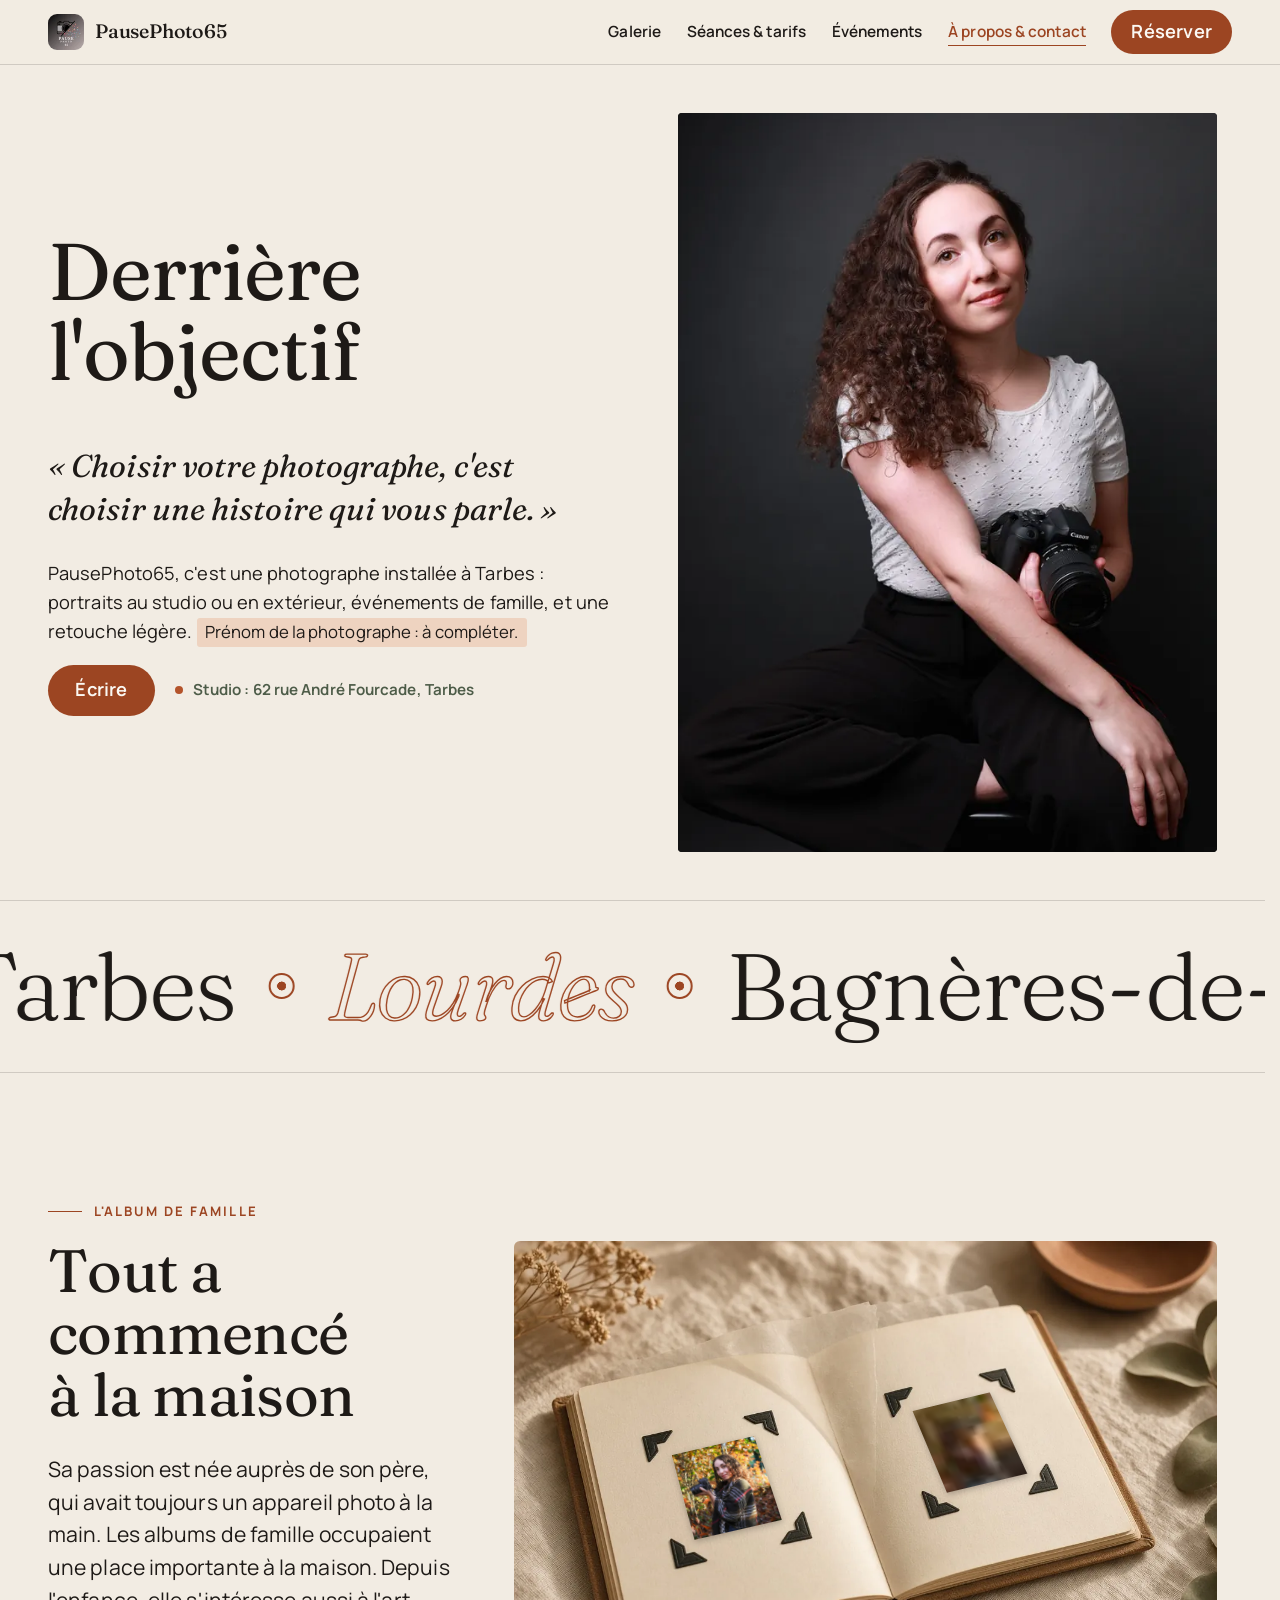
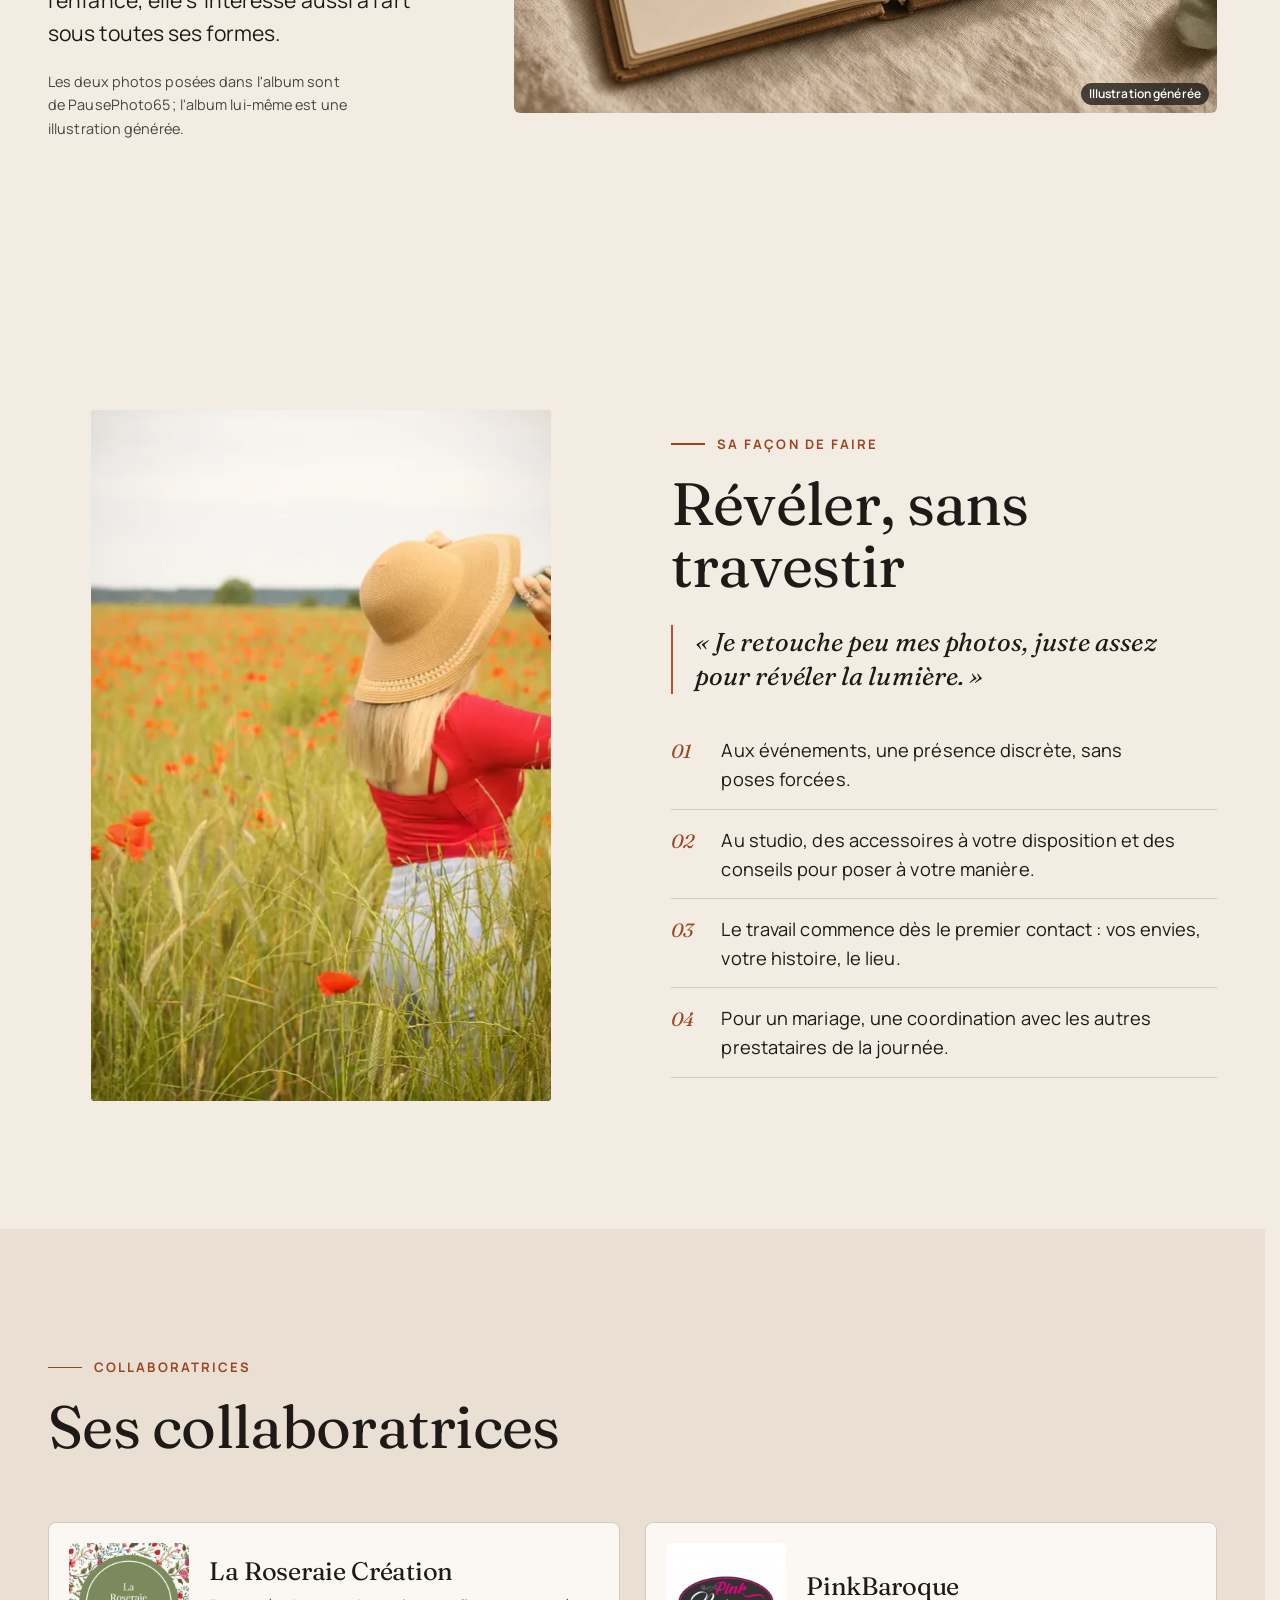
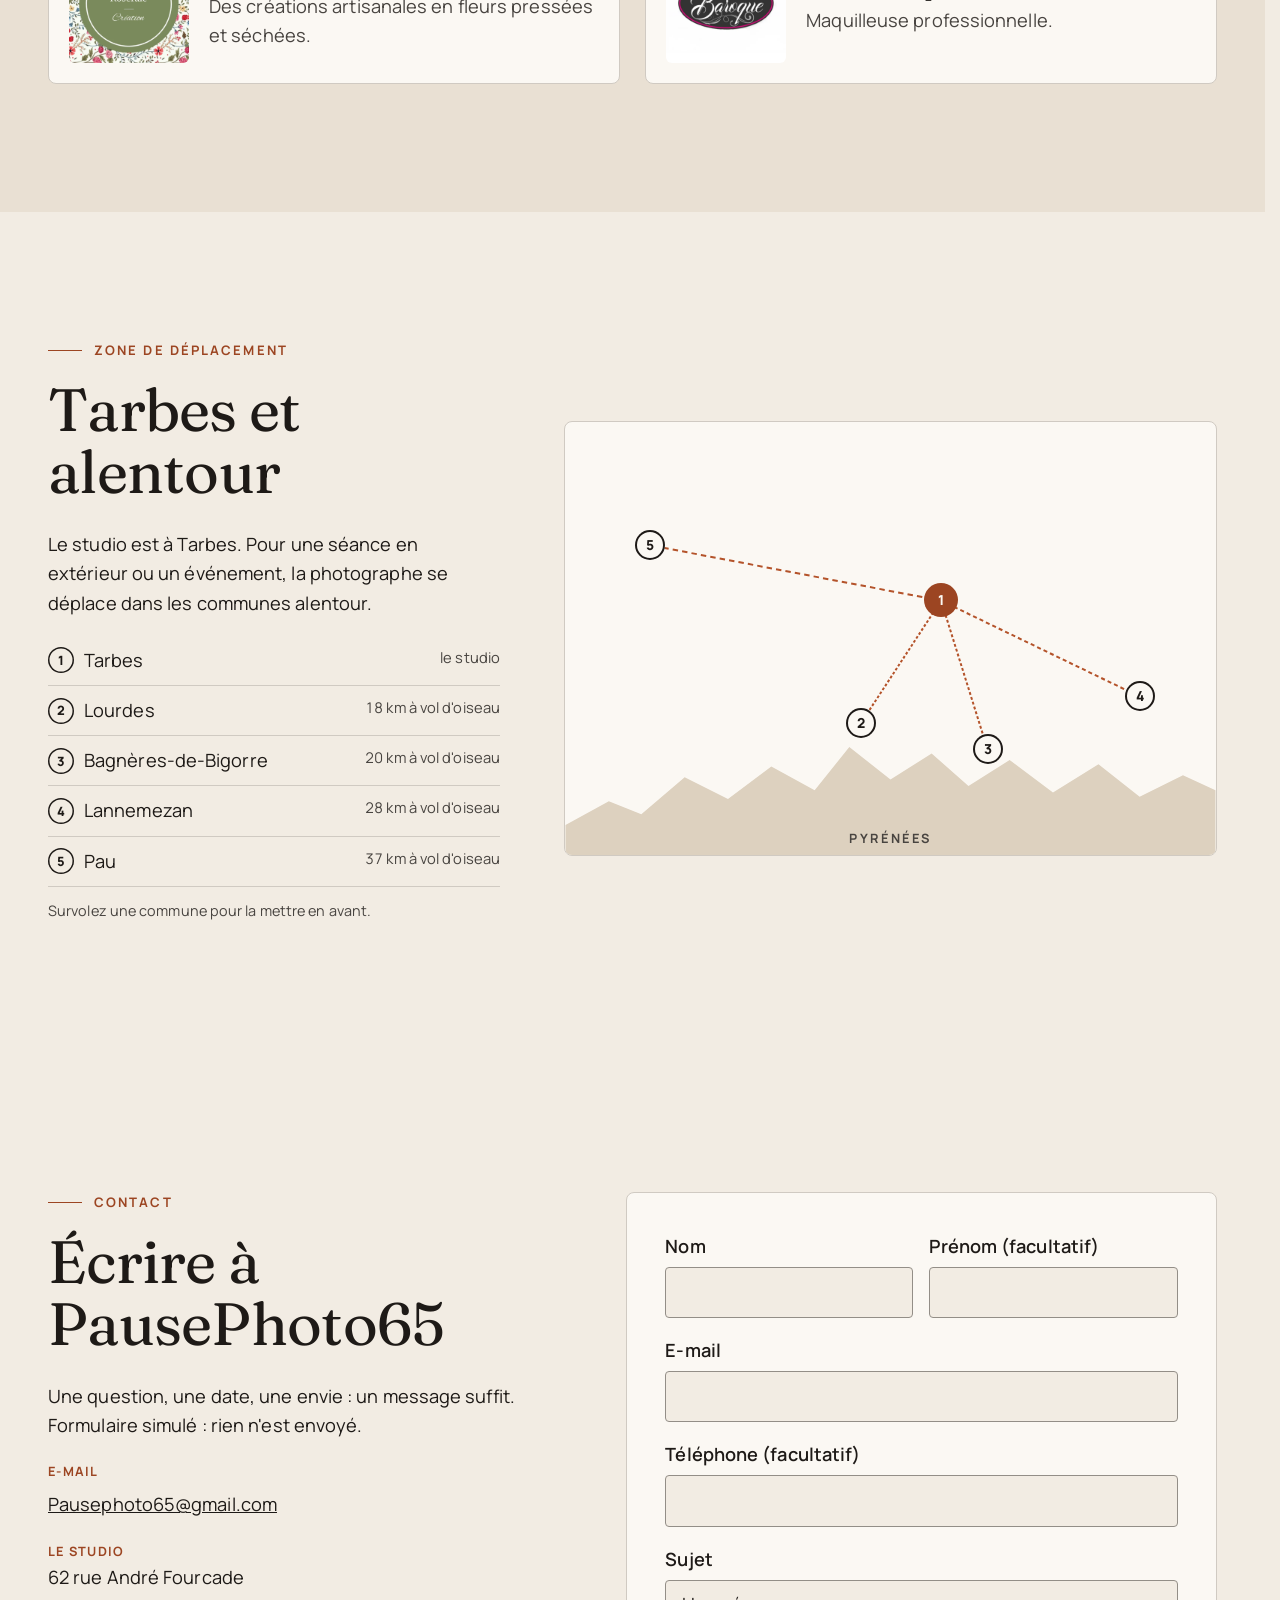
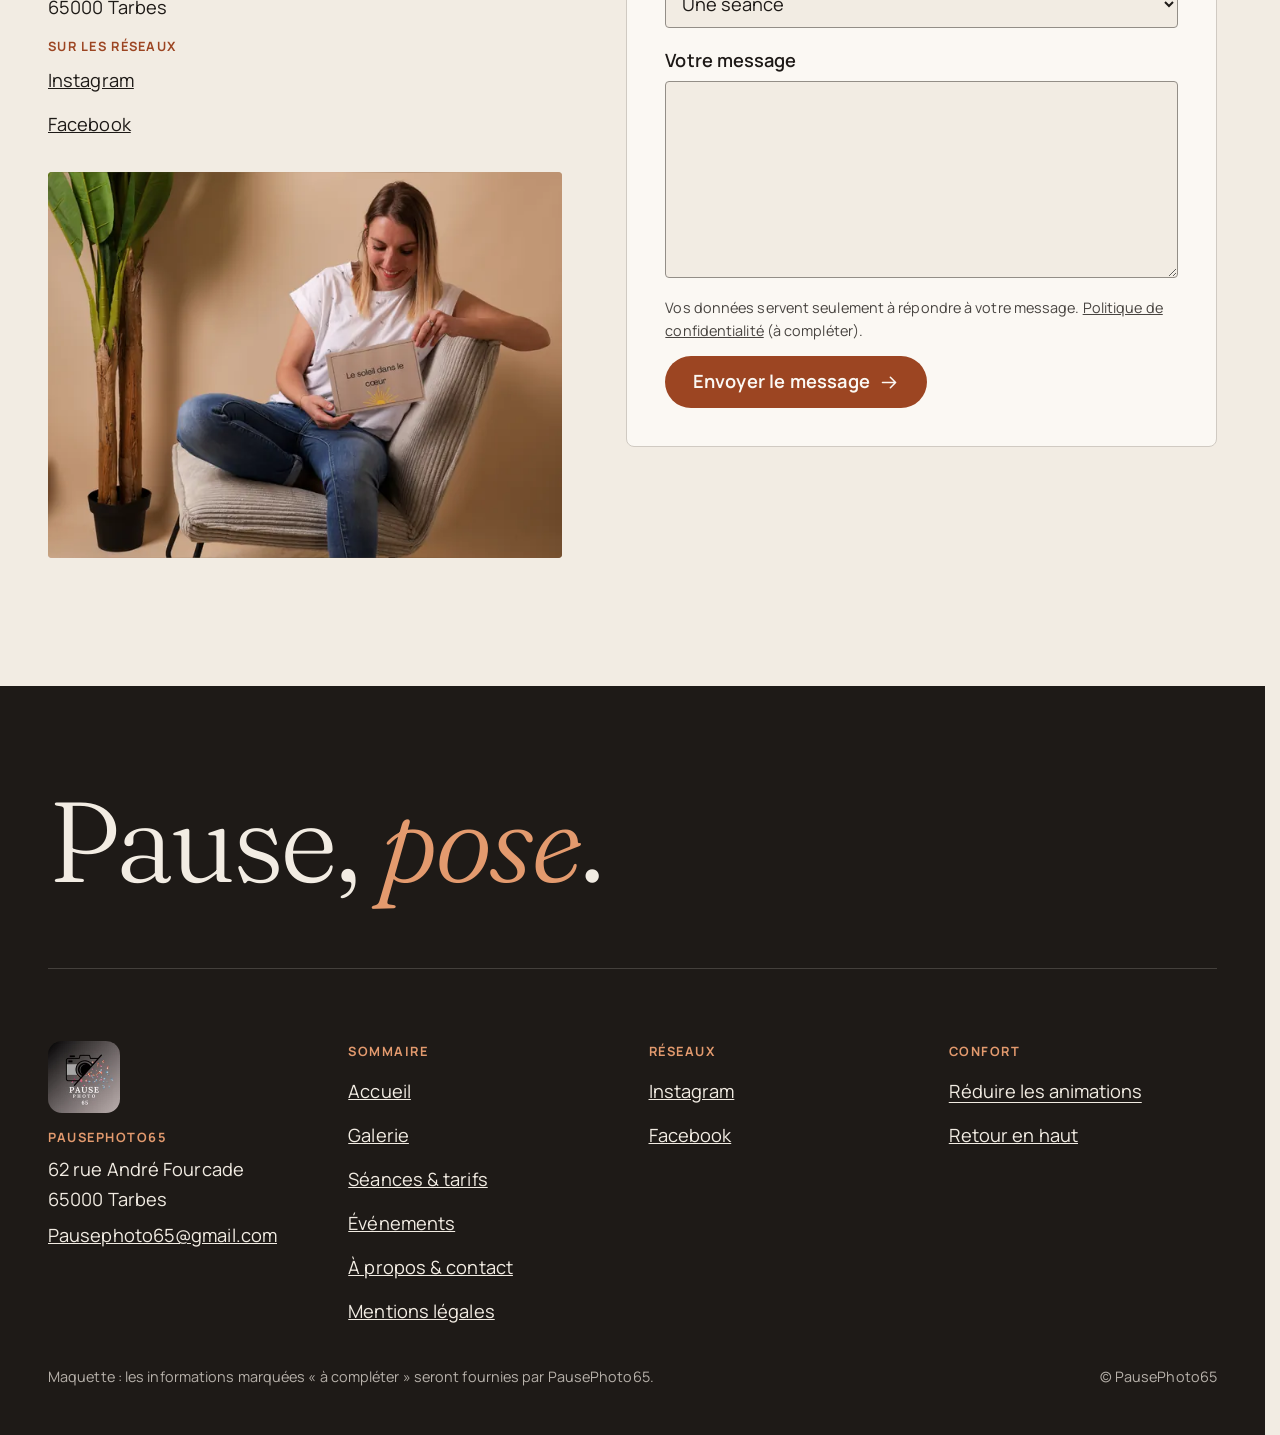
<file: a-propos.html>
<!doctype html>
<html lang="fr" data-v="3" data-gabarit="a-propos" data-page="a-propos" data-curseur>
<head>
<meta charset="utf-8">
<meta name="viewport" content="width=device-width, initial-scale=1, viewport-fit=cover">
<title>La photographe et le contact, PausePhoto65 à Tarbes</title>
<meta name="description" content="Qui est derrière PausePhoto65 : une approche artistique du portrait, une retouche légère, un studio à Tarbes. Écrire, venir au studio, zone de déplacement.">
<meta name="robots" content="noindex, nofollow">
<link rel="canonical" href="https://pausephoto65-maquette.vercel.app/a-propos">
<style>:root{--fond:#f2ece3;--texte:#1e1a17;--voile-fond:#1e1a17;--ouverture-fond:#f2ece3;--menu-fond:#f2ece3}:root { --entete-h: 72px; --barres-h: 0px; } html { background: var(--fond); color: var(--texte); scrollbar-gutter: stable; } body { margin: 0; background: var(--fond); } html.js:not(.calme):not(.secours):not([data-arrivee="retour"]) [data-anime] { opacity: 0; } html.js:not(.calme):not(.secours):not([data-arrivee="retour"]) [data-anime].vu { opacity: 1; } [data-voile] { position: fixed; inset: 0; z-index: 900; background: var(--voile-fond); transform: translateY(100%); visibility: hidden; pointer-events: none; } html[data-arrivee="voile"]:not(.voile-leve):not(.calme):not(.secours) [data-voile] { transform: none; visibility: visible; } html.calme [data-voile], html.secours [data-voile] { visibility: hidden !important; } .ouverture-panneau { position: fixed; inset: 0; z-index: 850; display: none; place-content: center; justify-items: center; background: var(--ouverture-fond, var(--voile-fond)); color: var(--fond); text-align: center; } html.js[data-arrivee="intro"]:not(.calme):not(.secours):not(.intro-finie) .ouverture-panneau { display: grid; } html.defilement-bloque, html.defilement-bloque body, html.js[data-arrivee="intro"]:not(.calme):not(.secours):not(.intro-finie), html.js[data-arrivee="intro"]:not(.calme):not(.secours):not(.intro-finie) body, html[data-arrivee="voile"]:not(.voile-leve):not(.calme):not(.secours), html[data-arrivee="voile"]:not(.voile-leve):not(.calme):not(.secours) body { overflow: hidden; } html.js[data-arrivee="intro"]:not(.calme):not(.secours):not(.intro-finie) { background-color: var(--ouverture-fond, var(--voile-fond)); } html[data-arrivee="voile"]:not(.voile-leve):not(.calme):not(.secours) { background-color: var(--voile-fond); }</style>
<script>(function () {
var d = document.documentElement, ss = null, ls = null;
try { ss = window.sessionStorage; ls = window.localStorage; } catch (e) {}
d.classList.add('js');
var calme = false;
try { calme = !!ls && ls.getItem('socle:calme') === 'oui'; } catch (e) {}
if (!calme && window.matchMedia && matchMedia('(prefers-reduced-motion: reduce)').matches) calme = true;
if (calme) d.classList.add('calme');
var nav = performance.getEntriesByType ? performance.getEntriesByType('navigation')[0] : null;
var type = nav ? nav.type : 'navigate';
var depart = null;
try { depart = JSON.parse(ss.getItem('socle:depart') || 'null'); ss.removeItem('socle:depart'); } catch (e) {}
if (depart && !(Date.now() - depart.t < 15000)) depart = null;
var retourSection = false;
try { retourSection = !!ss.getItem('socle:calme-retour'); } catch (e) {}
var mode = type === 'back_forward' || retourSection ? 'retour' : type === 'reload' ? 'intro' : depart ? 'voile' : 'intro';
d.setAttribute('data-arrivee', mode);
if (mode === 'voile' && depart.couleur) d.style.setProperty('--voile-fond', depart.couleur);
if (type === 'reload' && 'scrollRestoration' in history) {
if (!retourSection) history.scrollRestoration = 'manual';
}
try {
var choisie = ls && ls.getItem('socle:langue');
var langue = (d.lang || '').slice(0, 2);
if (choisie && choisie !== langue && type === 'navigate' && !depart) {
var alt = document.querySelector('link[rel="alternate"][hreflang="' + choisie + '"]');
if (alt) location.replace(new URL(alt.href).pathname + location.search + location.hash);
}
} catch (e) {}
setTimeout(function () { if (!d.classList.contains('demarre')) d.classList.add('secours'); }, 2000);
})();</script>
<link rel="preload" href="/assets/fonts/fraunces.woff2" as="font" type="font/woff2" crossorigin>
<link rel="preload" href="/assets/fonts/manrope.woff2" as="font" type="font/woff2" crossorigin>
<link rel="stylesheet" href="/assets/css/socle.css?v=3">
<link rel="stylesheet" href="/assets/css/site.css?v=3">
<link rel="modulepreload" href="/assets/js/site.js?v=3">
<link rel="modulepreload" href="/assets/js/socle/index.js?v=3">
<script src="/assets/vendor/gsap.min.js" defer></script>
<script src="/assets/vendor/ScrollTrigger.min.js" defer></script>
<script src="/assets/vendor/SplitText.min.js" defer></script>
<script type="module" src="/assets/js/site.js?v=3"></script>
<meta name="theme-color" content="#f2ece3">
<link rel="icon" href="/assets/images/favicon-32.png" sizes="32x32" type="image/png">
<link rel="icon" href="/assets/images/favicon-48.png" sizes="48x48" type="image/png">
<link rel="apple-touch-icon" href="/assets/images/apple-touch-icon.png">
<meta property="og:type" content="website">
<meta property="og:site_name" content="PausePhoto65">
<meta property="og:locale" content="fr_FR">
<meta property="og:title" content="La photographe et le contact, PausePhoto65 à Tarbes">
<meta property="og:description" content="Qui est derrière PausePhoto65 : une approche artistique du portrait, une retouche légère, un studio à Tarbes. Écrire, venir au studio, zone de déplacement.">
<meta property="og:url" content="https://pausephoto65-maquette.vercel.app/a-propos">
<meta property="og:image" content="https://pausephoto65-maquette.vercel.app/assets/partage/a-propos-fr.jpg">
<meta property="og:image:width" content="1200">
<meta property="og:image:height" content="630">
<meta property="og:image:alt" content="La photographe de PausePhoto65 en studio">
<meta name="twitter:card" content="summary_large_image">
<script type="application/ld+json">{"@context":"https://schema.org","@type":"LocalBusiness","name":"PausePhoto65","description":"Photographe à Tarbes, dans les Hautes-Pyrénées : portraits individuels et de famille, portraits professionnels, mariages et événements, au studio ou en extérieur.","url":"https://pausephoto65-maquette.vercel.app/","email":"Pausephoto65@gmail.com","address":{"@type":"PostalAddress","streetAddress":"62 rue André Fourcade","postalCode":"65000","addressLocality":"Tarbes","addressCountry":"FR"},"areaServed":["Tarbes","Lourdes","Bagnères-de-Bigorre","Lannemezan","Pau"],"priceRange":"75 € – 1 100 €","sameAs":["https://www.facebook.com/pausephoto65/","https://www.instagram.com/pausephoto65/"]}</script>
</head>
<body id="haut">
<div data-voile aria-hidden="true"><div class="voile-contenu"><svg class="voile-iris" viewBox="-100 -100 200 200" aria-hidden="true" focusable="false">
<path class="iris-lames" fill-rule="evenodd" d="M-100 0a100 100 0 1 0 200 0a100 100 0 1 0 -200 0ZM0 -30.00L23.45 -18.70L29.25 6.68L13.02 27.03L-13.02 27.03L-29.25 6.68L-23.45 -18.70Z"/>
<path class="iris-aretes" d="M23.45 -18.70L98.47 17.42M29.25 6.68L47.78 87.85M13.02 27.03L-38.90 92.13M-13.02 27.03L-96.28 27.03M-29.25 6.68L-81.16 -58.42M-23.45 -18.70L-4.93 -99.88M0 -30.00L75.02 -66.13"/>
<circle class="iris-bague" r="98.5"/>
</svg><span data-voile-libelle>À propos &amp; contact</span></div></div>
<div class="ouverture-panneau" data-ouverture aria-hidden="true" data-gouttiere="#f2ece3">
  <div class="iris" style="--flou:url(/assets/images/photos/portrait-photographe-studio-flou.webp)">
    <div class="iris-photo"><img src="/assets/images/photos/portrait-photographe-studio-640.webp" alt="" width="640" height="960" decoding="async"></div>
    <svg class="iris-svg" viewBox="-100 -100 200 200" aria-hidden="true" focusable="false">
<path class="iris-lames" fill-rule="evenodd" d="M-100 0a100 100 0 1 0 200 0a100 100 0 1 0 -200 0ZM0 -58.00L45.35 -36.16L56.55 12.91L25.17 52.26L-25.17 52.26L-56.55 12.91L-45.35 -36.16Z"/>
<path class="iris-aretes" d="M45.35 -36.16L99.49 -10.09M56.55 12.91L69.92 71.49M25.17 52.26L-12.30 99.24M-25.17 52.26L-85.26 52.26M-56.55 12.91L-94.01 -34.08M-45.35 -36.16L-31.97 -94.75M0 -58.00L54.14 -84.07"/>
<circle class="iris-bague" r="98.5"/>
</svg>
  </div>
  <p class="ouverture-nom">PausePhoto65</p>
  <p class="ouverture-ligne">Photographe à Tarbes</p>
</div>
<a class="evitement" href="#contenu">Aller au contenu</a>
<header data-entete>
  <div class="entete-rangee">
    <a class="entete-logo" href="/" data-libelle="Accueil">
      <img src="/assets/images/logo/logo-72.webp" alt="" width="36" height="36"><span>PausePhoto65</span>
    </a>
    <nav data-nav aria-label="Navigation principale">
      <ul><li><a href="/galerie" data-libelle="Galerie">Galerie</a></li><li><a href="/seances" data-libelle="Séances &amp; tarifs">Séances &amp; tarifs</a></li><li><a href="/evenements" data-libelle="Événements">Événements</a></li><li><a href="/a-propos" data-libelle="À propos &amp; contact" aria-current="page">À propos &amp; contact</a></li></ul>
    </nav>
    <div class="entete-actions">
      <a class="bouton bouton--petit" href="/seances#reservation" data-libelle="Séances &amp; tarifs" data-magnetique>Réserver</a>
      <button type="button" data-menu-bouton aria-controls="menu" aria-expanded="false" data-libelle-ouvrir="Menu" data-libelle-fermer="Fermer"><span class="menu-icone" aria-hidden="true"><span></span><span></span></span><span data-libelle-bouton>Menu</span></button>
    </div>
  </div>
</header>
<div id="menu" data-menu role="dialog" aria-modal="true" aria-label="Menu">
  <div class="menu-grille">
    <ul><li style="--i:0"><a href="/" class="menu-lien" data-libelle="Accueil"><span class="menu-num" aria-hidden="true">01</span><span>Accueil</span></a></li><li style="--i:1"><a href="/galerie" class="menu-lien" data-libelle="Galerie"><span class="menu-num" aria-hidden="true">02</span><span>Galerie</span></a></li><li style="--i:2"><a href="/seances" class="menu-lien" data-libelle="Séances &amp; tarifs"><span class="menu-num" aria-hidden="true">03</span><span>Séances &amp; tarifs</span></a></li><li style="--i:3"><a href="/evenements" class="menu-lien" data-libelle="Événements"><span class="menu-num" aria-hidden="true">04</span><span>Événements</span></a></li><li style="--i:4"><a href="/a-propos" class="menu-lien" data-libelle="À propos &amp; contact" aria-current="page"><span class="menu-num" aria-hidden="true">05</span><span>À propos &amp; contact</span></a></li></ul>
    <div class="menu-cote">
      <p><a class="bouton" href="/seances#reservation" data-libelle="Séances &amp; tarifs">Réserver une séance</a></p>
      <p><a class="lien-fort" href="mailto:Pausephoto65@gmail.com">Pausephoto65@gmail.com</a></p>
      <p class="menu-adresse">62 rue André Fourcade, 65000 Tarbes</p>
      <p class="menu-reseaux"><a href="https://www.instagram.com/pausephoto65/" target="_blank" rel="noopener">Instagram<span class="visuellement-cache"> (nouvel onglet)</span></a> · <a href="https://www.facebook.com/pausephoto65/" target="_blank" rel="noopener">Facebook<span class="visuellement-cache"> (nouvel onglet)</span></a></p>
      <p><button type="button" class="lien" data-calme-bascule data-libelle-reduire="Réduire les animations" data-libelle-retablir="Rétablir les animations" data-libelle-systeme="Animations réduites par le réglage de votre appareil"><span data-libelle-bouton>Réduire les animations</span></button></p>
    </div>
  </div>
</div>
<main id="contenu" tabindex="-1">
<section class="page-tete ecran" id="ouverture">
  <div class="page-tete-texte">
    <h1 class="titre-page" data-anime="gsap" data-entree>Derrière l&#39;objectif</h1>
    <blockquote class="citation citation--grande" data-anime="gsap" data-entree><p>« Choisir votre photographe, c&#39;est choisir une histoire qui vous parle. »</p></blockquote>
    <p class="suite-mobile" data-anime="gsap" data-entree>PausePhoto65, c&#39;est une photographe installée à Tarbes : portraits au studio ou en extérieur, événements de famille, et une retouche légère. <span class="a-completer">Prénom de la photographe : à compléter.</span></p>
    <p class="actions" data-anime="gsap" data-entree><a class="bouton" href="#contact" data-action-principale data-magnetique>Écrire</a> <span class="info-cle" data-info-cle>Studio : 62 rue André Fourcade, Tarbes</span></p>
  </div>
  <figure data-hero data-mise-au-point class="media page-tete-media" style="--flou:url(/assets/images/photos/portrait-photographe-studio-flou.webp);--cadrage:50% 30%;--cadrage-mobile:50% 25%">
  <picture>
    <img src="/assets/images/photos/portrait-photographe-studio-1280.webp" srcset="/assets/images/photos/portrait-photographe-studio-640.webp 640w, /assets/images/photos/portrait-photographe-studio-1280.webp 1280w, /assets/images/photos/portrait-photographe-studio-1920.webp 1920w" sizes="(max-width: 760px) 92vw, 40vw" alt="La photographe de PausePhoto65 en studio, son appareil sur les genoux" width="1280" height="1920" fetchpriority="high" loading="eager" decoding="async">
  </picture>
</figure>
</section>
<div class="bandeau" data-bandeau data-sens="-1" aria-hidden="true" data-audit-ignorer><div class="bandeau-piste"><div class="bandeau-suite"><span class="bandeau-mot">Tarbes</span><span class="bandeau-sep"></span><span class="bandeau-mot bandeau-mot--trait">Lourdes</span><span class="bandeau-sep"></span><span class="bandeau-mot">Bagnères-de-Bigorre</span><span class="bandeau-sep"></span><span class="bandeau-mot bandeau-mot--trait">Lannemezan</span><span class="bandeau-sep"></span><span class="bandeau-mot">Pau</span><span class="bandeau-sep"></span></div><div class="bandeau-suite"><span class="bandeau-mot">Tarbes</span><span class="bandeau-sep"></span><span class="bandeau-mot bandeau-mot--trait">Lourdes</span><span class="bandeau-sep"></span><span class="bandeau-mot">Bagnères-de-Bigorre</span><span class="bandeau-sep"></span><span class="bandeau-mot bandeau-mot--trait">Lannemezan</span><span class="bandeau-sep"></span><span class="bandeau-mot">Pau</span><span class="bandeau-sep"></span></div></div></div>
<section class="section album-section" id="album">
  <div class="conteneur album-grille">
    <div class="album-texte">
      <p class="sur"><span class="sur-trait" aria-hidden="true"></span>L&#39;album de famille</p>
      <h2 class="titre-section" data-anime>Tout a commencé à la maison</h2>
      <p class="texte-large" data-anime>Sa passion est née auprès de son père, qui avait toujours un appareil photo à la main. Les albums de famille occupaient une place importante à la maison. Depuis l&#39;enfance, elle s&#39;intéresse aussi à l&#39;art sous toutes ses formes.</p>
      <p class="note" data-anime>Les deux photos posées dans l&#39;album sont de PausePhoto65 ; l&#39;album lui-même est une illustration générée.</p>
    </div>
    <div class="album" data-album>
      <figure class="media album-fond" data-grok style="--flou:url(/assets/images/grok/album-ancien-flou.webp);--cadrage:50% 50%;aspect-ratio:1168 / 784">
  <picture>
    <img src="/assets/images/grok/album-ancien-1168.webp" srcset="/assets/images/grok/album-ancien-640.webp 640w, /assets/images/grok/album-ancien-1168.webp 1168w" sizes="(max-width: 760px) 92vw, 56vw" alt="" width="1168" height="784" loading="lazy" decoding="async">
  </picture><figcaption class="mention-ia">Illustration générée</figcaption>
</figure>
      <div class="album-photo" data-coins="21.6,44.6 34.6,40.1 39.0,59.9 25.2,64.6" data-anime="gsap"><figure class="media album-image" style="--flou:url(/assets/images/photos/photographe-automne-flou.webp);--cadrage:45% 40%">
  <picture>
    <img src="/assets/images/photos/photographe-automne-1280.webp" srcset="/assets/images/photos/photographe-automne-640.webp 640w, /assets/images/photos/photographe-automne-1280.webp 1280w, /assets/images/photos/photographe-automne-1920.webp 1920w" sizes="(max-width: 760px) 30vw, 14vw" alt="La photographe en extérieur à l&#39;automne, son appareil à la main" width="1280" height="853" loading="lazy" decoding="async">
  </picture>
</figure></div>
      <div class="album-photo" data-coins="55.8,35.3 68.0,30.9 73.9,49.9 61.2,54.4" data-anime="gsap"><figure class="media album-image" style="--flou:url(/assets/images/photos/photographe-dos-automne-flou.webp);--cadrage:50% 35%">
  <picture>
    <img src="/assets/images/photos/photographe-dos-automne-1280.webp" srcset="/assets/images/photos/photographe-dos-automne-640.webp 640w, /assets/images/photos/photographe-dos-automne-1280.webp 1280w, /assets/images/photos/photographe-dos-automne-1920.webp 1920w" sizes="(max-width: 760px) 30vw, 14vw" alt="La photographe de dos, qui photographie un sous-bois d&#39;automne" width="1280" height="1777" loading="lazy" decoding="async">
  </picture>
</figure></div>
    </div>
  </div>
</section>
<section class="section facon" id="facon">
  <div class="conteneur deux-colonnes">
    <figure data-parallaxe-interne data-mise-au-point class="media facon-media" style="--flou:url(/assets/images/photos/coquelicots-chapeau-dos-flou.webp);--cadrage:50% 40%;aspect-ratio:2 / 3">
  <picture>
    <img src="/assets/images/photos/coquelicots-chapeau-dos-1280.webp" srcset="/assets/images/photos/coquelicots-chapeau-dos-640.webp 640w, /assets/images/photos/coquelicots-chapeau-dos-1280.webp 1280w, /assets/images/photos/coquelicots-chapeau-dos-1920.webp 1920w" sizes="(max-width: 760px) 92vw, 36vw" alt="Femme au chapeau de paille, de dos, dans un champ de coquelicots" width="1280" height="1581" loading="lazy" decoding="async">
  </picture>
</figure>
    <div>
      <p class="sur"><span class="sur-trait" aria-hidden="true"></span>Sa façon de faire</p>
      <h2 class="titre-section" data-anime>Révéler, sans travestir</h2>
      <blockquote class="citation " data-anime><p>« Je retouche peu mes photos, juste assez pour révéler la lumière. »</p></blockquote>
      <ul class="points"><li data-anime><span class="points-num chiffres" aria-hidden="true">01</span>Aux événements, une présence discrète, sans poses forcées.</li><li data-anime><span class="points-num chiffres" aria-hidden="true">02</span>Au studio, des accessoires à votre disposition et des conseils pour poser à votre manière.</li><li data-anime><span class="points-num chiffres" aria-hidden="true">03</span>Le travail commence dès le premier contact : vos envies, votre histoire, le lieu.</li><li data-anime><span class="points-num chiffres" aria-hidden="true">04</span>Pour un mariage, une coordination avec les autres prestataires de la journée.</li></ul>
    </div>
  </div>
</section>
<section class="section collab" id="collaboratrices">
  <div class="conteneur">
    <div class="tete-section">
      <p class="sur"><span class="sur-trait" aria-hidden="true"></span>Collaboratrices</p>
      <h2 class="titre-section" data-anime>Ses collaboratrices</h2>
    </div>
    <ul class="collab-liste">
      <li class="collab-carte" data-anime>
        <figure class="collab-logo"><img src="/assets/images/photos/logo-la-roseraie-640.webp" alt="Logo de La Roseraie Création" width="640" height="639" loading="lazy" decoding="async"></figure>
        <div><h3>La Roseraie Création</h3><p>Des créations artisanales en fleurs pressées et séchées.</p></div>
      </li><li class="collab-carte" data-anime>
        <figure class="collab-logo"><img src="/assets/images/photos/logo-pinkbaroque-640.webp" alt="Logo de PinkBaroque" width="640" height="528" loading="lazy" decoding="async"></figure>
        <div><h3>PinkBaroque</h3><p>Maquilleuse professionnelle.</p></div>
      </li>
    </ul>
  </div>
</section>
<section class="section zone" id="zone">
  <div class="conteneur zone-grille">
    <div>
      <p class="sur"><span class="sur-trait" aria-hidden="true"></span>Zone de déplacement</p>
      <h2 class="titre-section" data-anime>Tarbes et alentour</h2>
      <p data-anime>Le studio est à Tarbes. Pour une séance en extérieur ou un événement, la photographe se déplace dans les communes alentour.</p>
      <ul class="zone-liste" data-anime>
        <li data-ville-liste="tarbes"><span><span class="zone-num" aria-hidden="true">1</span>Tarbes</span><span class="chiffres">le studio</span></li><li data-ville-liste="lourdes"><span><span class="zone-num" aria-hidden="true">2</span>Lourdes</span><span class="chiffres">18 km à vol d&#39;oiseau</span></li><li data-ville-liste="bagneres"><span><span class="zone-num" aria-hidden="true">3</span>Bagnères-de-Bigorre</span><span class="chiffres">20 km à vol d&#39;oiseau</span></li><li data-ville-liste="lannemezan"><span><span class="zone-num" aria-hidden="true">4</span>Lannemezan</span><span class="chiffres">28 km à vol d&#39;oiseau</span></li><li data-ville-liste="pau"><span><span class="zone-num" aria-hidden="true">5</span>Pau</span><span class="chiffres">37 km à vol d&#39;oiseau</span></li>
      </ul>
      <p class="note indice-survol">Survolez une commune pour la mettre en avant.</p>
      <p class="note indice-toucher">Touchez une commune pour la mettre en avant.</p>
    </div>
    <div class="carte" data-carte data-visuel><svg class="carte-svg" viewBox="0 0 600 400" aria-hidden="true" focusable="false">
    <path class="carte-crete" d="M0 372 L40 350 L70 362 L110 328 L150 348 L190 318 L230 340 L262 300 L300 330 L338 306 L372 336 L410 312 L450 342 L492 316 L530 346 L570 326 L600 340 L600 400 L0 400Z"/>
    <path class="carte-trajet" data-trajet="lourdes" d="M346.7 164.9L272.6 278.1" pathLength="1"/><path class="carte-trajet" data-trajet="bagneres" d="M346.7 164.9L389.7 302.5" pathLength="1"/><path class="carte-trajet" data-trajet="lannemezan" d="M346.7 164.9L529.7 253.3" pathLength="1"/><path class="carte-trajet" data-trajet="pau" d="M346.7 164.9L78.3 113.8" pathLength="1"/>
    <g class="carte-point" data-point="tarbes" transform="translate(346.7 164.9)"><path class="carte-visee" d="M-24 -13V-24H-13M13 -24H24V-13M24 13V24H13M-13 24H-24V13"/></g><g class="carte-point" data-point="lourdes" transform="translate(272.6 278.1)"><path class="carte-visee" d="M-24 -13V-24H-13M13 -24H24V-13M24 13V24H13M-13 24H-24V13"/></g><g class="carte-point" data-point="bagneres" transform="translate(389.7 302.5)"><path class="carte-visee" d="M-24 -13V-24H-13M13 -24H24V-13M24 13V24H13M-13 24H-24V13"/></g><g class="carte-point" data-point="lannemezan" transform="translate(529.7 253.3)"><path class="carte-visee" d="M-24 -13V-24H-13M13 -24H24V-13M24 13V24H13M-13 24H-24V13"/></g><g class="carte-point" data-point="pau" transform="translate(78.3 113.8)"><path class="carte-visee" d="M-24 -13V-24H-13M13 -24H24V-13M24 13V24H13M-13 24H-24V13"/></g>
  </svg>
  <p class="carte-crete-nom" aria-hidden="true">Pyrénées</p>
  <button type="button" class="carte-repere carte-repere--studio" data-ville="tarbes" data-repere style="left:57.78%;top:41.23%" aria-pressed="false" aria-label="Tarbes : le studio"><span aria-hidden="true">1</span></button><button type="button" class="carte-repere" data-ville="lourdes" data-repere style="left:45.44%;top:69.54%" aria-pressed="false" aria-label="Lourdes : 18 km à vol d&#39;oiseau"><span aria-hidden="true">2</span></button><button type="button" class="carte-repere" data-ville="bagneres" data-repere style="left:64.95%;top:75.63%" aria-pressed="false" aria-label="Bagnères-de-Bigorre : 20 km à vol d&#39;oiseau"><span aria-hidden="true">3</span></button><button type="button" class="carte-repere" data-ville="lannemezan" data-repere style="left:88.28%;top:63.32%" aria-pressed="false" aria-label="Lannemezan : 28 km à vol d&#39;oiseau"><span aria-hidden="true">4</span></button><button type="button" class="carte-repere" data-ville="pau" data-repere style="left:13.05%;top:28.45%" aria-pressed="false" aria-label="Pau : 37 km à vol d&#39;oiseau"><span aria-hidden="true">5</span></button></div>
  </div>
</section>
<section class="section contact" id="contact">
  <div class="conteneur contact-grille">
    <div class="contact-infos">
      <p class="sur"><span class="sur-trait" aria-hidden="true"></span>Contact</p>
      <h2 class="titre-section">Écrire à PausePhoto65</h2>
      <p>Une question, une date, une envie : un message suffit. Formulaire simulé : rien n&#39;est envoyé.</p>
      <dl class="coordonnees">
        <div><dt>E-mail</dt><dd><a href="mailto:Pausephoto65@gmail.com">Pausephoto65@gmail.com</a></dd></div>
        <div><dt>Le studio</dt><dd>62 rue André Fourcade<br>65000 Tarbes</dd></div>
        <div><dt>Sur les réseaux</dt><dd><ul class="liens-simples"><li><a href="https://www.instagram.com/pausephoto65/" target="_blank" rel="noopener">Instagram<span class="visuellement-cache"> (nouvel onglet)</span></a></li><li><a href="https://www.facebook.com/pausephoto65/" target="_blank" rel="noopener">Facebook<span class="visuellement-cache"> (nouvel onglet)</span></a></li></ul></dd></div>
      </dl>
      <figure data-mise-au-point class="media contact-media" style="--flou:url(/assets/images/photos/studio-carte-soleil-flou.webp);--cadrage:50% 45%;aspect-ratio:4 / 3">
  <picture>
    <img src="/assets/images/photos/studio-carte-soleil-1280.webp" srcset="/assets/images/photos/studio-carte-soleil-640.webp 640w, /assets/images/photos/studio-carte-soleil-1280.webp 1280w, /assets/images/photos/studio-carte-soleil-1920.webp 1920w" sizes="(max-width: 760px) 92vw, 36vw" alt="Jeune femme assise dans un fauteuil du studio, une carte entre les mains" width="1280" height="1920" loading="lazy" decoding="async">
  </picture>
</figure>
    </div>
    <form class="formulaire" data-formulaire action="#" novalidate>
      <div class="champs-2">
        <div class="champ"><label for="c-nom">Nom</label><input id="c-nom" name="nom" autocomplete="family-name" required></div>
        <div class="champ"><label for="c-prenom">Prénom (facultatif)</label><input id="c-prenom" name="prenom" autocomplete="given-name"></div>
      </div>
      <div class="champ"><label for="c-email">E-mail</label><input id="c-email" name="email" type="email" autocomplete="email" required></div>
      <div class="champ"><label for="c-tel">Téléphone (facultatif)</label><input id="c-tel" name="tel" type="tel" autocomplete="tel"></div>
      <div class="champ"><label for="c-sujet">Sujet</label>
        <select id="c-sujet" name="sujet">
          <option value="seance">Une séance</option>
          <option value="renaissance">La séance Renaissance</option>
          <option value="evenement">Un événement</option>
          <option value="autre">Autre chose</option>
        </select></div>
      <div class="champ"><label for="c-message">Votre message</label><textarea id="c-message" name="message" rows="6" required></textarea></div>
      <p class="mention-donnees">Vos données servent seulement à répondre à votre message. <a href="/mentions-legales#confidentialite">Politique de confidentialité</a> (à compléter).</p>
      <button type="submit" class="bouton">Envoyer le message <svg class="icone" viewBox="0 0 24 24" aria-hidden="true" focusable="false"><path d="M4 12h15m-6-6 6 6-6 6" fill="none" stroke="currentColor" stroke-width="1.8" stroke-linecap="round" stroke-linejoin="round"/></svg></button>
      <p data-message-envoi role="status" tabindex="-1" hidden data-texte="Message simulé : rien n&#39;a été envoyé. Sur le site final, il partira vers PausePhoto65."></p>
    </form>
  </div>
</section>
</main>
<footer class="pied" id="pied">
  <div class="conteneur pied-haut">
    <p class="pied-mot" aria-hidden="true">Pause, <em>pose</em>.</p>
  </div>
  <div class="conteneur pied-grille">
    <div>
      <img class="pied-logo" src="/assets/images/logo/logo-144.webp" alt="Logo de PausePhoto65" width="72" height="72" loading="lazy">
      <p class="pied-titre">PausePhoto65</p>
      <p>62 rue André Fourcade<br>65000 Tarbes<br><a href="mailto:Pausephoto65@gmail.com">Pausephoto65@gmail.com</a></p>
    </div>
    <nav aria-label="Sommaire">
      <p class="pied-titre">Sommaire</p>
      <ul><li><a href="/" data-libelle="Accueil">Accueil</a></li><li><a href="/galerie" data-libelle="Galerie">Galerie</a></li><li><a href="/seances" data-libelle="Séances &amp; tarifs">Séances &amp; tarifs</a></li><li><a href="/evenements" data-libelle="Événements">Événements</a></li><li><a href="/a-propos" data-libelle="À propos &amp; contact" aria-current="page">À propos &amp; contact</a></li><li><a href="/mentions-legales" data-libelle="Mentions légales">Mentions légales</a></li></ul>
    </nav>
    <div>
      <p class="pied-titre">Réseaux</p>
      <ul><li><a href="https://www.instagram.com/pausephoto65/" target="_blank" rel="noopener">Instagram<span class="visuellement-cache"> (nouvel onglet)</span></a></li><li><a href="https://www.facebook.com/pausephoto65/" target="_blank" rel="noopener">Facebook<span class="visuellement-cache"> (nouvel onglet)</span></a></li></ul>
    </div>
    <div>
      <p class="pied-titre">Confort</p>
      <ul>
        <li><button type="button" class="lien" data-calme-bascule data-libelle-reduire="Réduire les animations" data-libelle-retablir="Rétablir les animations" data-libelle-systeme="Animations réduites par le réglage de votre appareil"><span data-libelle-bouton>Réduire les animations</span></button></li>
        <li><a href="#haut" data-sans-transition>Retour en haut</a></li>
      </ul>
    </div>
  </div>
  <div class="conteneur pied-bas"><p>Maquette : les informations marquées « à compléter » seront fournies par PausePhoto65.</p><p>© PausePhoto65</p></div>
</footer>
<div data-barre-fixe>
  <a class="bouton bouton--contour" href="mailto:Pausephoto65@gmail.com">Écrire</a>
  <a class="bouton" href="/seances#reservation" data-libelle="Séances &amp; tarifs">Réserver</a>
</div>
</body>
</html>
</file>
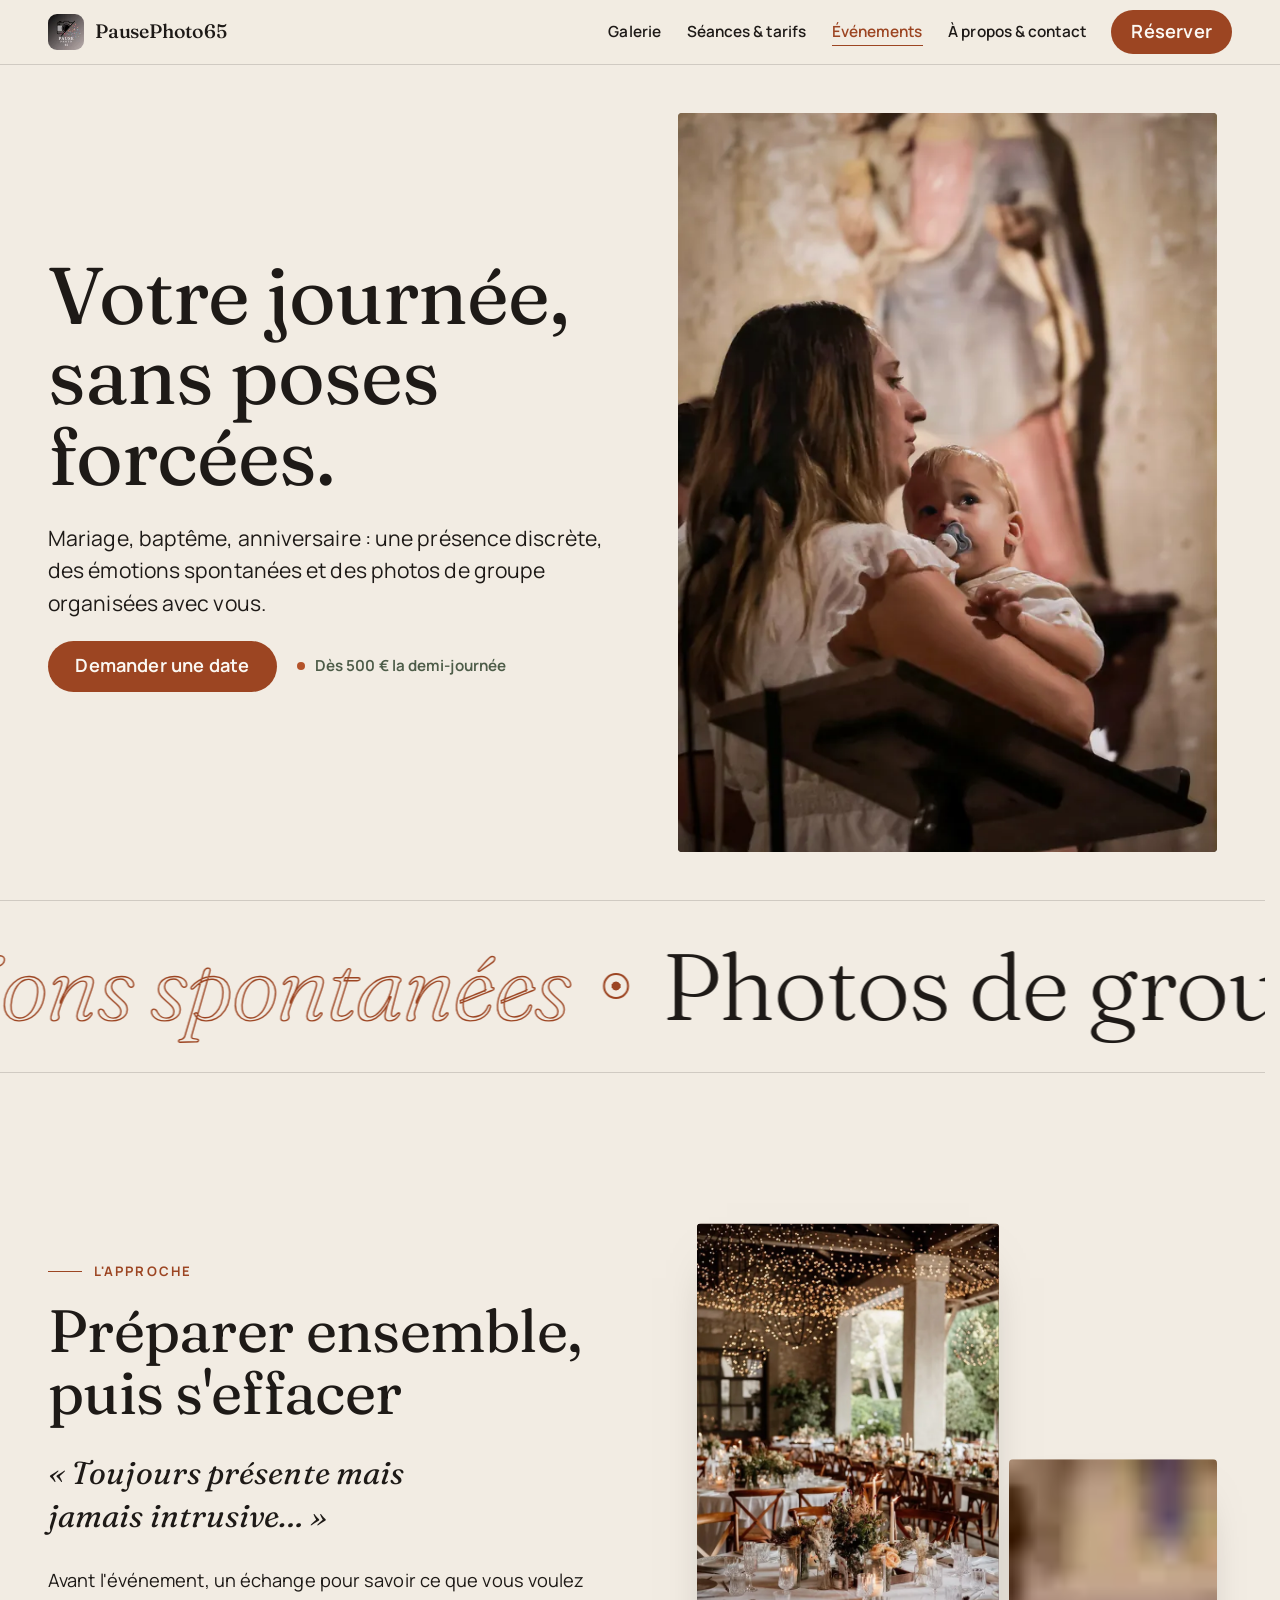
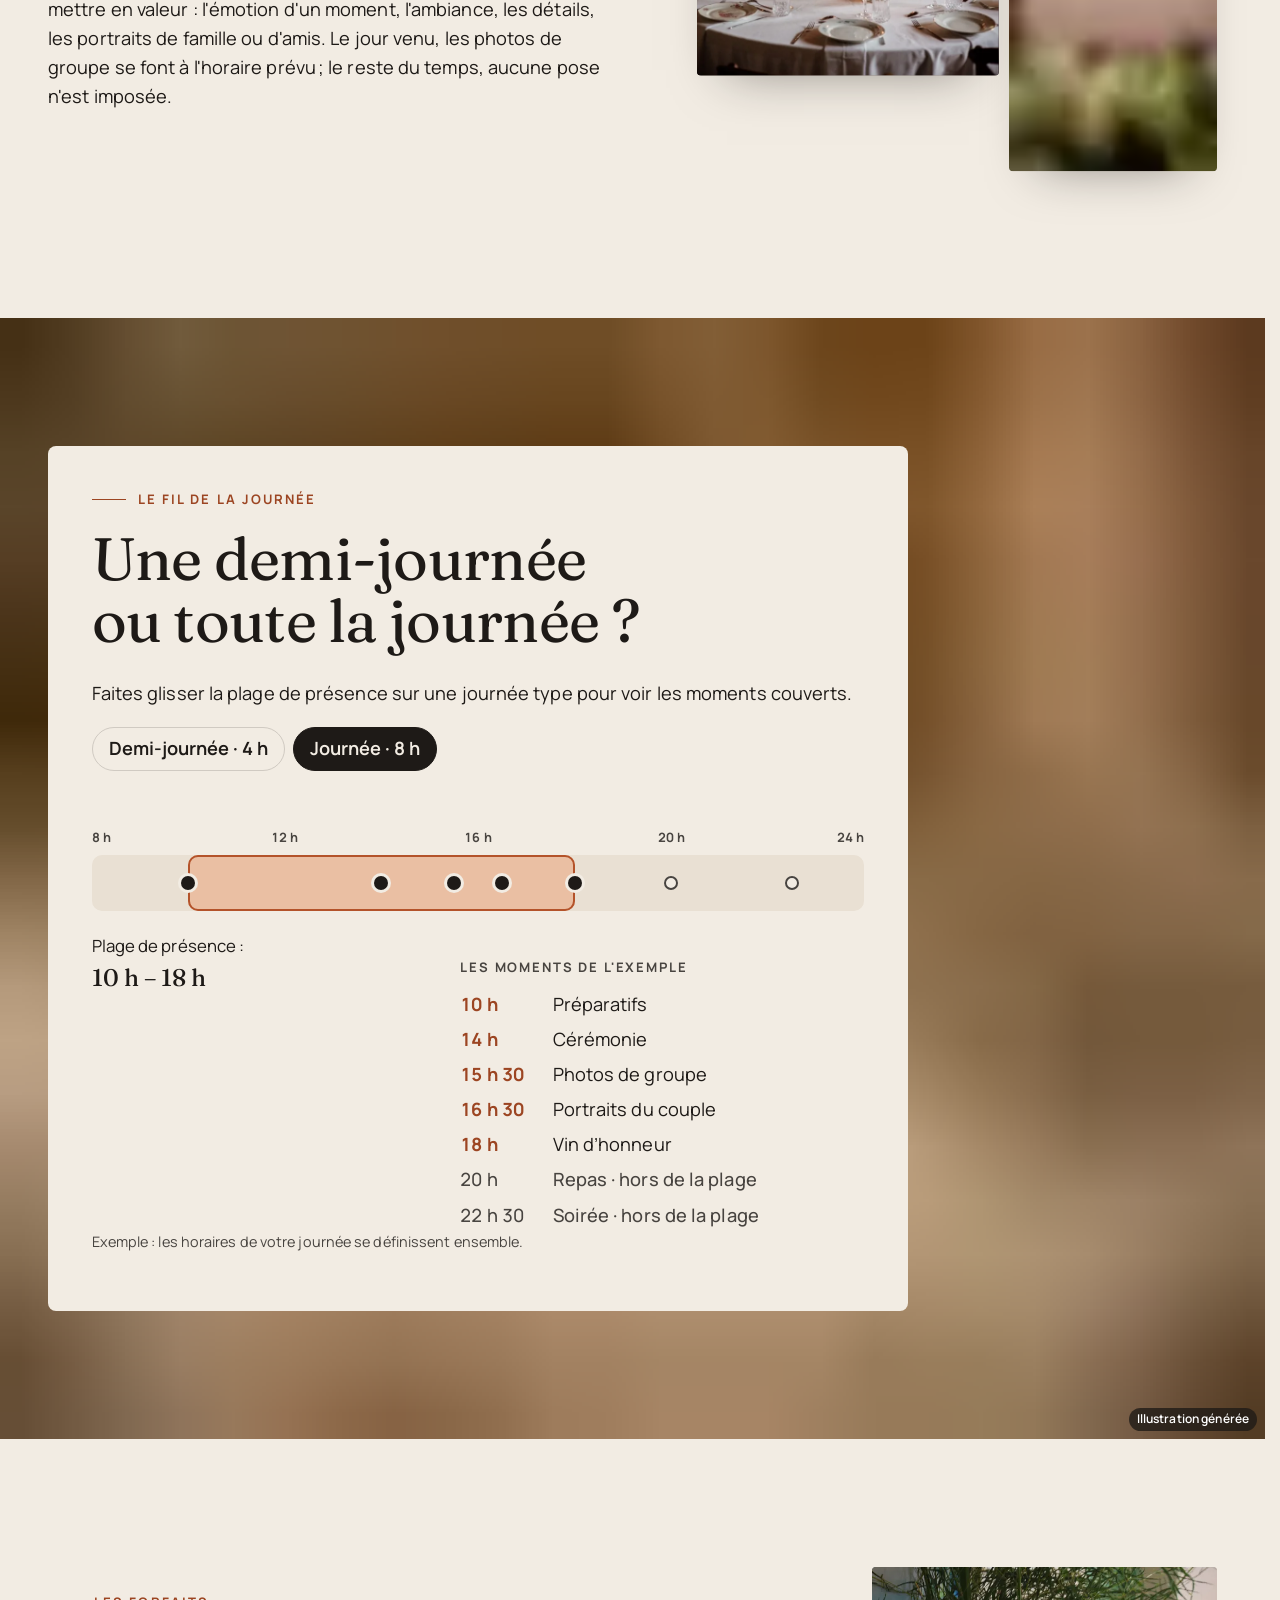
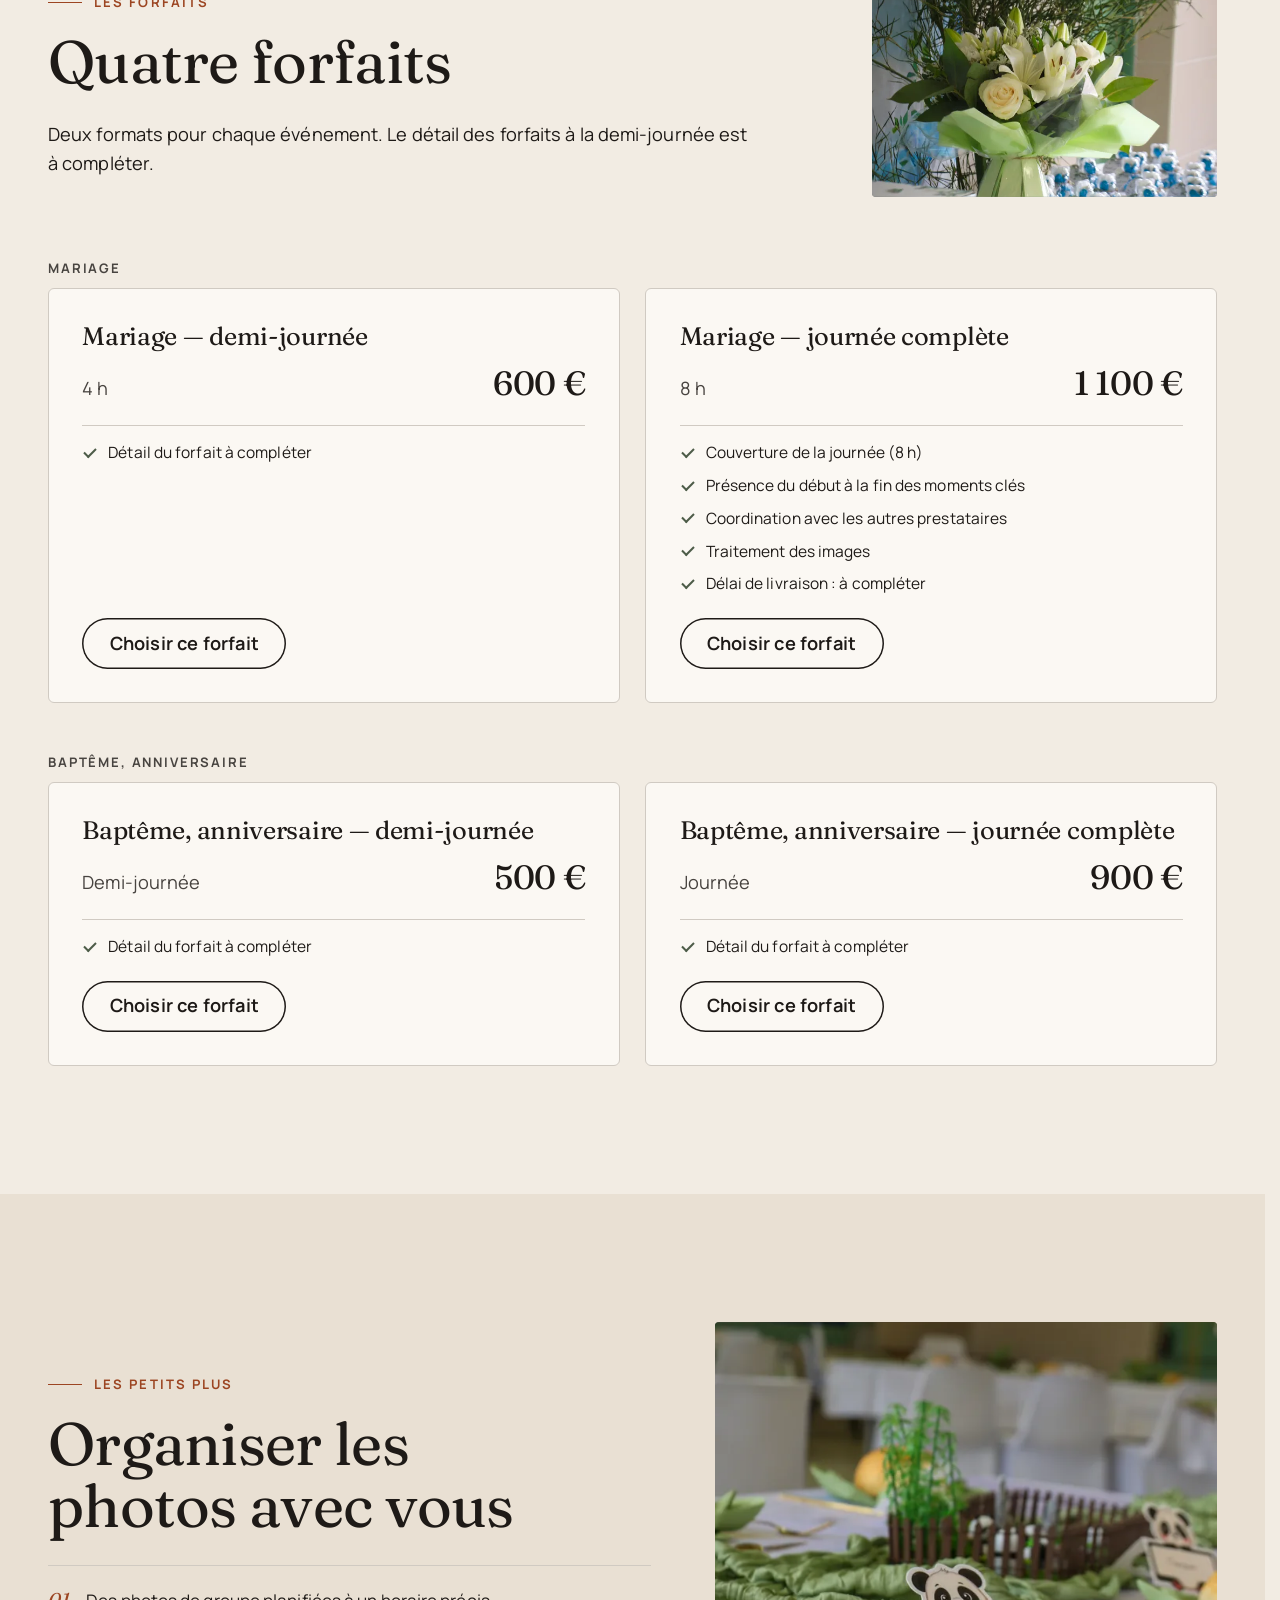
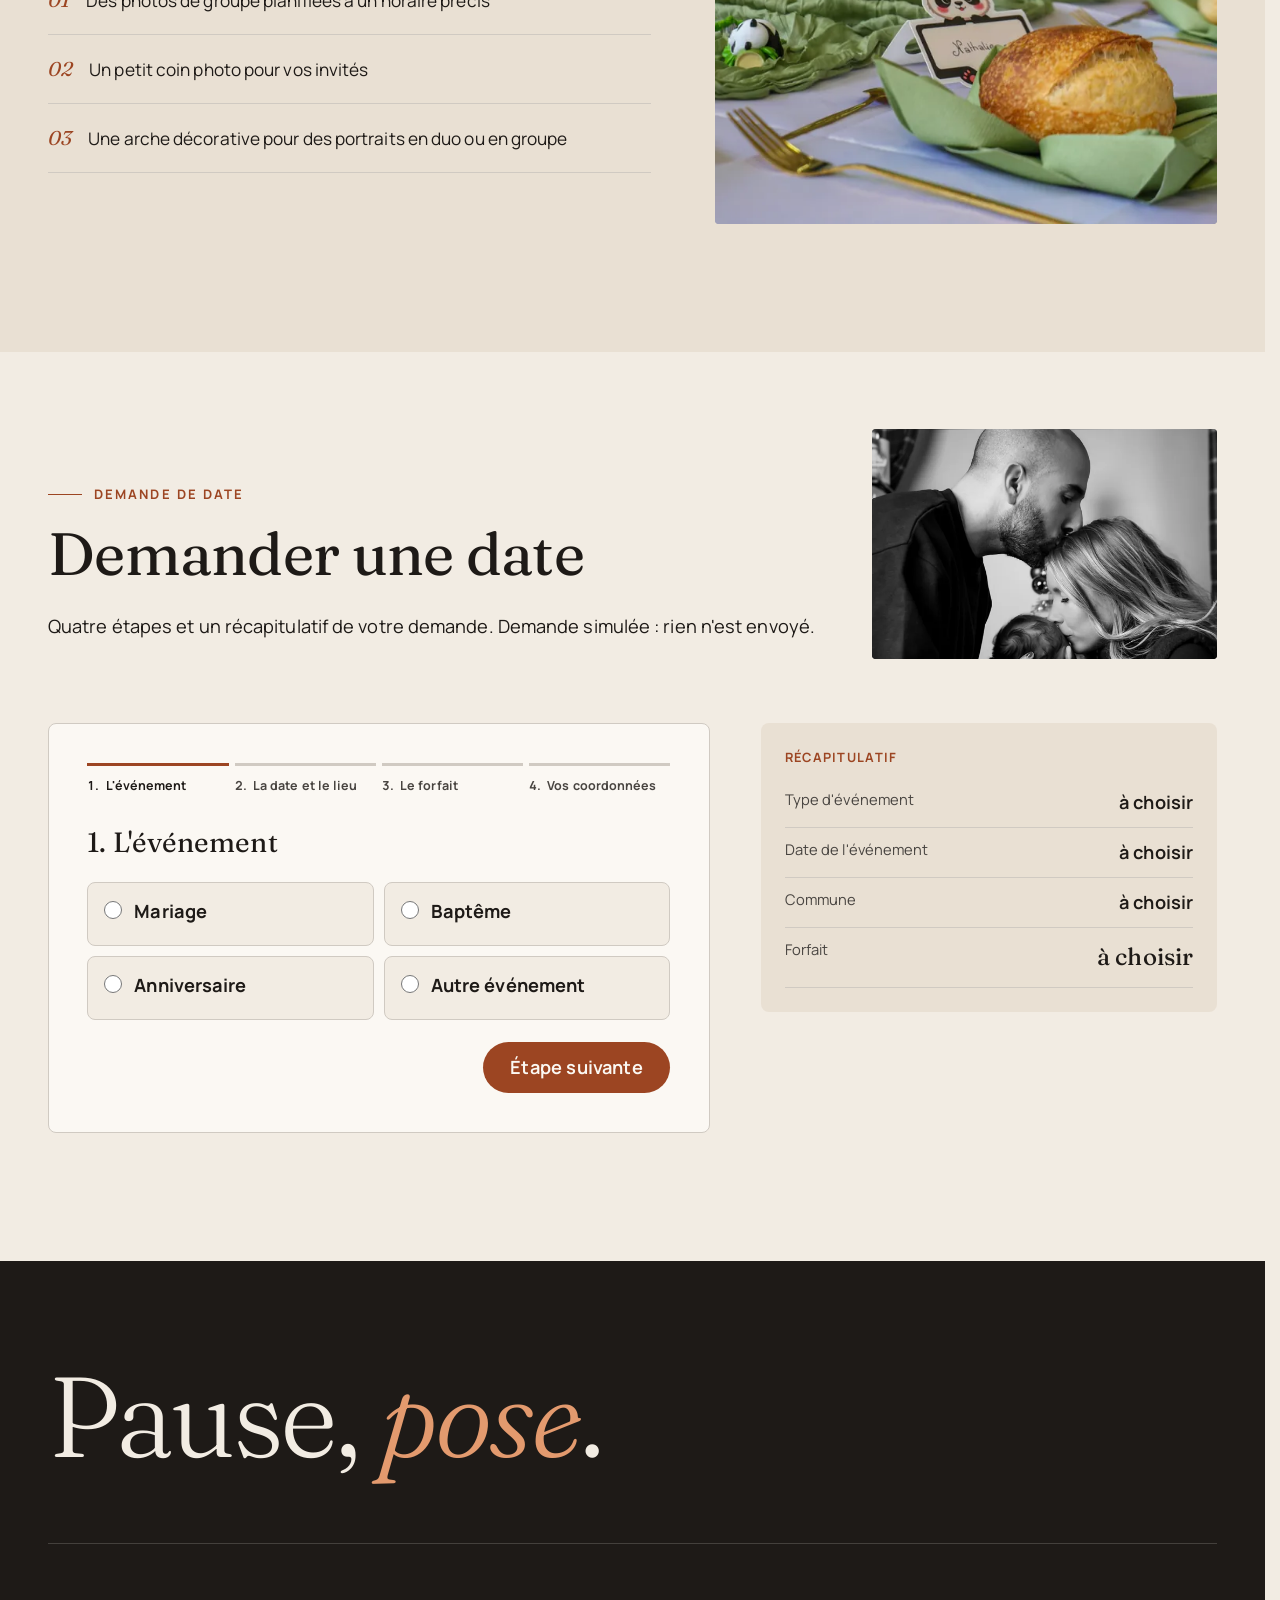
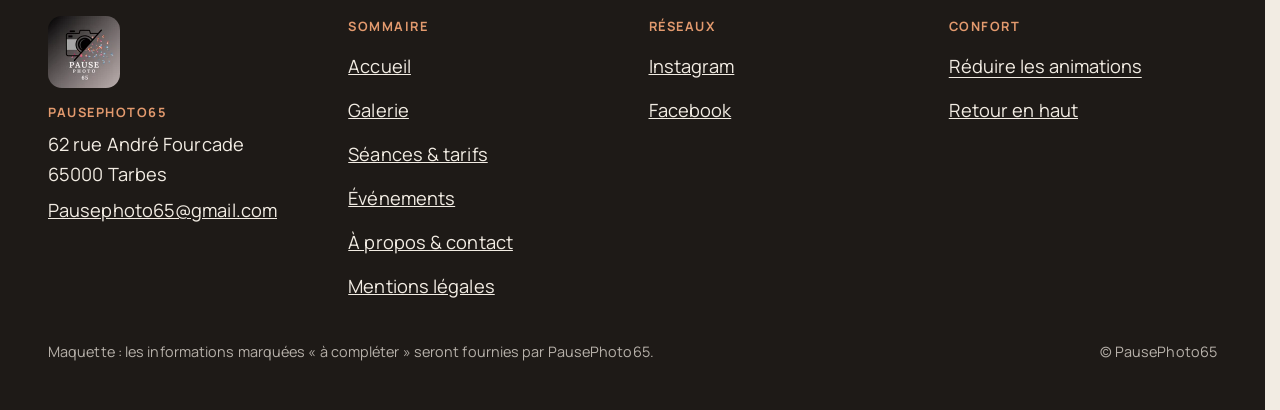
<file: evenements.html>
<!doctype html>
<html lang="fr" data-v="3" data-gabarit="evenements" data-page="evenements" data-curseur>
<head>
<meta charset="utf-8">
<meta name="viewport" content="width=device-width, initial-scale=1, viewport-fit=cover">
<title>Mariage, baptême, anniversaire : photographe à Tarbes, PausePhoto65</title>
<meta name="description" content="Photographe d&#39;événements à Tarbes : mariage, baptême, anniversaire. Une présence discrète, des émotions spontanées. Forfaits à la demi-journée dès 500 €.">
<meta name="robots" content="noindex, nofollow">
<link rel="canonical" href="https://pausephoto65-maquette.vercel.app/evenements">
<style>:root{--fond:#f2ece3;--texte:#1e1a17;--voile-fond:#1e1a17;--ouverture-fond:#f2ece3;--menu-fond:#f2ece3}:root { --entete-h: 72px; --barres-h: 0px; } html { background: var(--fond); color: var(--texte); scrollbar-gutter: stable; } body { margin: 0; background: var(--fond); } html.js:not(.calme):not(.secours):not([data-arrivee="retour"]) [data-anime] { opacity: 0; } html.js:not(.calme):not(.secours):not([data-arrivee="retour"]) [data-anime].vu { opacity: 1; } [data-voile] { position: fixed; inset: 0; z-index: 900; background: var(--voile-fond); transform: translateY(100%); visibility: hidden; pointer-events: none; } html[data-arrivee="voile"]:not(.voile-leve):not(.calme):not(.secours) [data-voile] { transform: none; visibility: visible; } html.calme [data-voile], html.secours [data-voile] { visibility: hidden !important; } .ouverture-panneau { position: fixed; inset: 0; z-index: 850; display: none; place-content: center; justify-items: center; background: var(--ouverture-fond, var(--voile-fond)); color: var(--fond); text-align: center; } html.js[data-arrivee="intro"]:not(.calme):not(.secours):not(.intro-finie) .ouverture-panneau { display: grid; } html.defilement-bloque, html.defilement-bloque body, html.js[data-arrivee="intro"]:not(.calme):not(.secours):not(.intro-finie), html.js[data-arrivee="intro"]:not(.calme):not(.secours):not(.intro-finie) body, html[data-arrivee="voile"]:not(.voile-leve):not(.calme):not(.secours), html[data-arrivee="voile"]:not(.voile-leve):not(.calme):not(.secours) body { overflow: hidden; } html.js[data-arrivee="intro"]:not(.calme):not(.secours):not(.intro-finie) { background-color: var(--ouverture-fond, var(--voile-fond)); } html[data-arrivee="voile"]:not(.voile-leve):not(.calme):not(.secours) { background-color: var(--voile-fond); }</style>
<script>(function () {
var d = document.documentElement, ss = null, ls = null;
try { ss = window.sessionStorage; ls = window.localStorage; } catch (e) {}
d.classList.add('js');
var calme = false;
try { calme = !!ls && ls.getItem('socle:calme') === 'oui'; } catch (e) {}
if (!calme && window.matchMedia && matchMedia('(prefers-reduced-motion: reduce)').matches) calme = true;
if (calme) d.classList.add('calme');
var nav = performance.getEntriesByType ? performance.getEntriesByType('navigation')[0] : null;
var type = nav ? nav.type : 'navigate';
var depart = null;
try { depart = JSON.parse(ss.getItem('socle:depart') || 'null'); ss.removeItem('socle:depart'); } catch (e) {}
if (depart && !(Date.now() - depart.t < 15000)) depart = null;
var retourSection = false;
try { retourSection = !!ss.getItem('socle:calme-retour'); } catch (e) {}
var mode = type === 'back_forward' || retourSection ? 'retour' : type === 'reload' ? 'intro' : depart ? 'voile' : 'intro';
d.setAttribute('data-arrivee', mode);
if (mode === 'voile' && depart.couleur) d.style.setProperty('--voile-fond', depart.couleur);
if (type === 'reload' && 'scrollRestoration' in history) {
if (!retourSection) history.scrollRestoration = 'manual';
}
try {
var choisie = ls && ls.getItem('socle:langue');
var langue = (d.lang || '').slice(0, 2);
if (choisie && choisie !== langue && type === 'navigate' && !depart) {
var alt = document.querySelector('link[rel="alternate"][hreflang="' + choisie + '"]');
if (alt) location.replace(new URL(alt.href).pathname + location.search + location.hash);
}
} catch (e) {}
setTimeout(function () { if (!d.classList.contains('demarre')) d.classList.add('secours'); }, 2000);
})();</script>
<link rel="preload" href="/assets/fonts/fraunces.woff2" as="font" type="font/woff2" crossorigin>
<link rel="preload" href="/assets/fonts/manrope.woff2" as="font" type="font/woff2" crossorigin>
<link rel="stylesheet" href="/assets/css/socle.css?v=3">
<link rel="stylesheet" href="/assets/css/site.css?v=3">
<link rel="modulepreload" href="/assets/js/site.js?v=3">
<link rel="modulepreload" href="/assets/js/socle/index.js?v=3">
<script src="/assets/vendor/gsap.min.js" defer></script>
<script src="/assets/vendor/ScrollTrigger.min.js" defer></script>
<script src="/assets/vendor/SplitText.min.js" defer></script>
<script type="module" src="/assets/js/site.js?v=3"></script>
<meta name="theme-color" content="#f2ece3">
<link rel="icon" href="/assets/images/favicon-32.png" sizes="32x32" type="image/png">
<link rel="icon" href="/assets/images/favicon-48.png" sizes="48x48" type="image/png">
<link rel="apple-touch-icon" href="/assets/images/apple-touch-icon.png">
<meta property="og:type" content="website">
<meta property="og:site_name" content="PausePhoto65">
<meta property="og:locale" content="fr_FR">
<meta property="og:title" content="Mariage, baptême, anniversaire : photographe à Tarbes, PausePhoto65">
<meta property="og:description" content="Photographe d&#39;événements à Tarbes : mariage, baptême, anniversaire. Une présence discrète, des émotions spontanées. Forfaits à la demi-journée dès 500 €.">
<meta property="og:url" content="https://pausephoto65-maquette.vercel.app/evenements">
<meta property="og:image" content="https://pausephoto65-maquette.vercel.app/assets/partage/evenements-fr.jpg">
<meta property="og:image:width" content="1200">
<meta property="og:image:height" content="630">
<meta property="og:image:alt" content="Maman qui tient son bébé dans les bras, dans une église, le jour du baptême">
<meta name="twitter:card" content="summary_large_image">
<script type="application/ld+json">{"@context":"https://schema.org","@type":"LocalBusiness","name":"PausePhoto65","description":"Photographe à Tarbes, dans les Hautes-Pyrénées : portraits individuels et de famille, portraits professionnels, mariages et événements, au studio ou en extérieur.","url":"https://pausephoto65-maquette.vercel.app/","email":"Pausephoto65@gmail.com","address":{"@type":"PostalAddress","streetAddress":"62 rue André Fourcade","postalCode":"65000","addressLocality":"Tarbes","addressCountry":"FR"},"areaServed":["Tarbes","Lourdes","Bagnères-de-Bigorre","Lannemezan","Pau"],"priceRange":"75 € – 1 100 €","sameAs":["https://www.facebook.com/pausephoto65/","https://www.instagram.com/pausephoto65/"]}</script>
</head>
<body id="haut">
<div data-voile aria-hidden="true"><div class="voile-contenu"><svg class="voile-iris" viewBox="-100 -100 200 200" aria-hidden="true" focusable="false">
<path class="iris-lames" fill-rule="evenodd" d="M-100 0a100 100 0 1 0 200 0a100 100 0 1 0 -200 0ZM0 -30.00L23.45 -18.70L29.25 6.68L13.02 27.03L-13.02 27.03L-29.25 6.68L-23.45 -18.70Z"/>
<path class="iris-aretes" d="M23.45 -18.70L98.47 17.42M29.25 6.68L47.78 87.85M13.02 27.03L-38.90 92.13M-13.02 27.03L-96.28 27.03M-29.25 6.68L-81.16 -58.42M-23.45 -18.70L-4.93 -99.88M0 -30.00L75.02 -66.13"/>
<circle class="iris-bague" r="98.5"/>
</svg><span data-voile-libelle>Événements</span></div></div>
<div class="ouverture-panneau" data-ouverture aria-hidden="true" data-gouttiere="#f2ece3">
  <div class="iris" style="--flou:url(/assets/images/photos/bapteme-maman-bebe-eglise-flou.webp)">
    <div class="iris-photo"><img src="/assets/images/photos/bapteme-maman-bebe-eglise-640.webp" alt="" width="640" height="960" decoding="async"></div>
    <svg class="iris-svg" viewBox="-100 -100 200 200" aria-hidden="true" focusable="false">
<path class="iris-lames" fill-rule="evenodd" d="M-100 0a100 100 0 1 0 200 0a100 100 0 1 0 -200 0ZM0 -58.00L45.35 -36.16L56.55 12.91L25.17 52.26L-25.17 52.26L-56.55 12.91L-45.35 -36.16Z"/>
<path class="iris-aretes" d="M45.35 -36.16L99.49 -10.09M56.55 12.91L69.92 71.49M25.17 52.26L-12.30 99.24M-25.17 52.26L-85.26 52.26M-56.55 12.91L-94.01 -34.08M-45.35 -36.16L-31.97 -94.75M0 -58.00L54.14 -84.07"/>
<circle class="iris-bague" r="98.5"/>
</svg>
  </div>
  <p class="ouverture-nom">PausePhoto65</p>
  <p class="ouverture-ligne">Photographe à Tarbes</p>
</div>
<a class="evitement" href="#contenu">Aller au contenu</a>
<header data-entete>
  <div class="entete-rangee">
    <a class="entete-logo" href="/" data-libelle="Accueil">
      <img src="/assets/images/logo/logo-72.webp" alt="" width="36" height="36"><span>PausePhoto65</span>
    </a>
    <nav data-nav aria-label="Navigation principale">
      <ul><li><a href="/galerie" data-libelle="Galerie">Galerie</a></li><li><a href="/seances" data-libelle="Séances &amp; tarifs">Séances &amp; tarifs</a></li><li><a href="/evenements" data-libelle="Événements" aria-current="page">Événements</a></li><li><a href="/a-propos" data-libelle="À propos &amp; contact">À propos &amp; contact</a></li></ul>
    </nav>
    <div class="entete-actions">
      <a class="bouton bouton--petit" href="/seances#reservation" data-libelle="Séances &amp; tarifs" data-magnetique>Réserver</a>
      <button type="button" data-menu-bouton aria-controls="menu" aria-expanded="false" data-libelle-ouvrir="Menu" data-libelle-fermer="Fermer"><span class="menu-icone" aria-hidden="true"><span></span><span></span></span><span data-libelle-bouton>Menu</span></button>
    </div>
  </div>
</header>
<div id="menu" data-menu role="dialog" aria-modal="true" aria-label="Menu">
  <div class="menu-grille">
    <ul><li style="--i:0"><a href="/" class="menu-lien" data-libelle="Accueil"><span class="menu-num" aria-hidden="true">01</span><span>Accueil</span></a></li><li style="--i:1"><a href="/galerie" class="menu-lien" data-libelle="Galerie"><span class="menu-num" aria-hidden="true">02</span><span>Galerie</span></a></li><li style="--i:2"><a href="/seances" class="menu-lien" data-libelle="Séances &amp; tarifs"><span class="menu-num" aria-hidden="true">03</span><span>Séances &amp; tarifs</span></a></li><li style="--i:3"><a href="/evenements" class="menu-lien" data-libelle="Événements" aria-current="page"><span class="menu-num" aria-hidden="true">04</span><span>Événements</span></a></li><li style="--i:4"><a href="/a-propos" class="menu-lien" data-libelle="À propos &amp; contact"><span class="menu-num" aria-hidden="true">05</span><span>À propos &amp; contact</span></a></li></ul>
    <div class="menu-cote">
      <p><a class="bouton" href="/seances#reservation" data-libelle="Séances &amp; tarifs">Réserver une séance</a></p>
      <p><a class="lien-fort" href="mailto:Pausephoto65@gmail.com">Pausephoto65@gmail.com</a></p>
      <p class="menu-adresse">62 rue André Fourcade, 65000 Tarbes</p>
      <p class="menu-reseaux"><a href="https://www.instagram.com/pausephoto65/" target="_blank" rel="noopener">Instagram<span class="visuellement-cache"> (nouvel onglet)</span></a> · <a href="https://www.facebook.com/pausephoto65/" target="_blank" rel="noopener">Facebook<span class="visuellement-cache"> (nouvel onglet)</span></a></p>
      <p><button type="button" class="lien" data-calme-bascule data-libelle-reduire="Réduire les animations" data-libelle-retablir="Rétablir les animations" data-libelle-systeme="Animations réduites par le réglage de votre appareil"><span data-libelle-bouton>Réduire les animations</span></button></p>
    </div>
  </div>
</div>
<main id="contenu" tabindex="-1">
<section class="page-tete ecran" id="ouverture">
  <div class="page-tete-texte">
    <h1 class="titre-page" data-anime="gsap" data-entree>Votre journée, sans poses forcées.</h1>
    <p class="texte-large" data-anime="gsap" data-entree>Mariage, baptême, anniversaire : une présence discrète, des émotions spontanées et des photos de groupe organisées avec vous.</p>
    <p class="actions" data-anime="gsap" data-entree><a class="bouton" href="#demande" data-action-principale data-magnetique>Demander une date</a> <span class="info-cle" data-info-cle>Dès 500 € la demi-journée</span></p>
  </div>
  <figure data-hero data-mise-au-point class="media page-tete-media" style="--flou:url(/assets/images/photos/bapteme-maman-bebe-eglise-flou.webp);--cadrage:50% 35%;--cadrage-mobile:50% 35%">
  <picture>
    <img src="/assets/images/photos/bapteme-maman-bebe-eglise-1280.webp" srcset="/assets/images/photos/bapteme-maman-bebe-eglise-640.webp 640w, /assets/images/photos/bapteme-maman-bebe-eglise-1280.webp 1280w, /assets/images/photos/bapteme-maman-bebe-eglise-1920.webp 1920w" sizes="(max-width: 760px) 92vw, 42vw" alt="Maman qui tient son bébé dans les bras, dans une église" width="1280" height="1920" fetchpriority="high" loading="eager" decoding="async">
  </picture>
</figure>
</section>
<div class="bandeau" data-bandeau data-sens="1" aria-hidden="true" data-audit-ignorer><div class="bandeau-piste"><div class="bandeau-suite"><span class="bandeau-mot">Mariage</span><span class="bandeau-sep"></span><span class="bandeau-mot bandeau-mot--trait">Baptême</span><span class="bandeau-sep"></span><span class="bandeau-mot">Anniversaire</span><span class="bandeau-sep"></span><span class="bandeau-mot bandeau-mot--trait">Émotions spontanées</span><span class="bandeau-sep"></span><span class="bandeau-mot">Photos de groupe</span><span class="bandeau-sep"></span></div><div class="bandeau-suite"><span class="bandeau-mot">Mariage</span><span class="bandeau-sep"></span><span class="bandeau-mot bandeau-mot--trait">Baptême</span><span class="bandeau-sep"></span><span class="bandeau-mot">Anniversaire</span><span class="bandeau-sep"></span><span class="bandeau-mot bandeau-mot--trait">Émotions spontanées</span><span class="bandeau-sep"></span><span class="bandeau-mot">Photos de groupe</span><span class="bandeau-sep"></span></div></div></div>
<section class="section approche" id="approche">
  <div class="conteneur approche-grille">
    <div class="approche-texte">
      <p class="sur"><span class="sur-trait" aria-hidden="true"></span>L&#39;approche</p>
      <h2 class="titre-section" data-anime>Préparer ensemble, puis s&#39;effacer</h2>
      <blockquote class="citation citation--grande" data-anime><p>« Toujours présente mais jamais intrusive… »</p></blockquote>
      <p data-anime>Avant l&#39;événement, un échange pour savoir ce que vous voulez mettre en valeur : l&#39;émotion d&#39;un moment, l&#39;ambiance, les détails, les portraits de famille ou d&#39;amis. Le jour venu, les photos de groupe se font à l&#39;horaire prévu ; le reste du temps, aucune pose n&#39;est imposée.</p>
    </div>
    <div class="approche-photos">
      <figure data-parallaxe="-10" data-mise-au-point class="media approche-photo approche-photo--1" style="--flou:url(/assets/images/photos/salle-mariage-guirlandes-flou.webp);--cadrage:50% 40%;aspect-ratio:2 / 3">
  <picture>
    <img src="/assets/images/photos/salle-mariage-guirlandes-1200.webp" srcset="/assets/images/photos/salle-mariage-guirlandes-640.webp 640w, /assets/images/photos/salle-mariage-guirlandes-1200.webp 1200w" sizes="(max-width: 760px) 56vw, 24vw" alt="Salle de réception décorée pour un mariage, tables dressées sous des guirlandes lumineuses" width="1200" height="1800" loading="lazy" decoding="async">
  </picture>
</figure>
      <figure data-parallaxe="12" data-mise-au-point class="media approche-photo approche-photo--2" style="--flou:url(/assets/images/photos/eglise-bouquet-blanc-flou.webp);--cadrage:50% 70%;aspect-ratio:2 / 3">
  <picture>
    <img src="/assets/images/photos/eglise-bouquet-blanc-1280.webp" srcset="/assets/images/photos/eglise-bouquet-blanc-640.webp 640w, /assets/images/photos/eglise-bouquet-blanc-1280.webp 1280w, /assets/images/photos/eglise-bouquet-blanc-1920.webp 1920w" sizes="(max-width: 760px) 42vw, 17vw" alt="Bouquet de fleurs blanches dans une église" width="1280" height="1920" loading="lazy" decoding="async">
  </picture>
</figure>
    </div>
  </div>
</section>
<section class="section journee" id="journee" data-journee data-debut="8" data-fin="24">
  <figure class="media journee-fond" data-grok style="--flou:url(/assets/images/grok/table-soir-flou.webp);--cadrage:50% 50%;--cadrage-mobile:50% 50%">
  <picture><source media="(max-width: 760px) and (orientation: portrait)" srcset="/assets/images/grok/table-soir-mobile-640.webp 640w, /assets/images/grok/table-soir-mobile-784.webp 784w" sizes="100vw">
    <img src="/assets/images/grok/table-soir-1168.webp" srcset="/assets/images/grok/table-soir-640.webp 640w, /assets/images/grok/table-soir-1168.webp 1168w" sizes="100vw" alt="" width="1168" height="784" loading="lazy" decoding="async">
  </picture><figcaption class="mention-ia">Illustration générée</figcaption>
</figure>
  <div class="conteneur journee-panneau">
    <p class="sur"><span class="sur-trait" aria-hidden="true"></span>Le fil de la journée</p>
    <h2 class="titre-section" data-anime>Une demi-journée ou toute la journée ?</h2>
    <p data-anime>Faites glisser la plage de présence sur une journée type pour voir les moments couverts.</p>
    <div class="journee-choix" role="group" aria-label="Quatre forfaits">
      <button type="button" class="puce-bouton" data-duree="4" aria-pressed="false">Demi-journée · 4 h</button>
      <button type="button" class="puce-bouton" data-duree="8" aria-pressed="true">Journée · 8 h</button>
    </div>
    <div class="frise" data-frise>
      <div class="frise-axe" aria-hidden="true">
        <span class="frise-heure chiffres" style="left:0%">8 h</span><span class="frise-heure chiffres" style="left:25%">12 h</span><span class="frise-heure chiffres" style="left:50%">16 h</span><span class="frise-heure chiffres" style="left:75%">20 h</span><span class="frise-heure chiffres" style="left:100%">24 h</span>
      </div>
      <div class="frise-piste">
        <div class="frise-plage" data-frise-plage style="left:12.5%;width:50%" aria-hidden="true"></div>
        <span class="frise-moment couvert" data-heure="10" data-repere style="left:12.5%" aria-hidden="true"></span><span class="frise-moment couvert" data-heure="14" data-repere style="left:37.5%" aria-hidden="true"></span><span class="frise-moment couvert" data-heure="15.5" data-repere style="left:46.875%" aria-hidden="true"></span><span class="frise-moment couvert" data-heure="16.5" data-repere style="left:53.125%" aria-hidden="true"></span><span class="frise-moment couvert" data-heure="18" data-repere style="left:62.5%" aria-hidden="true"></span><span class="frise-moment" data-heure="20" data-repere style="left:75%" aria-hidden="true"></span><span class="frise-moment" data-heure="22.5" data-repere style="left:90.625%" aria-hidden="true"></span>
      <label class="frise-curseur"><span class="visuellement-cache">Début de la présence</span><input type="range" min="8" max="20" step="0.5" value="10" data-frise-debut aria-valuetext="10 h"></label>
      </div>
    </div>
    <div class="journee-bas">
      <p class="journee-plage"><span>Plage de présence :</span> <strong class="chiffres" data-plage-texte>10 h – 18 h</strong></p>
      <div>
        <p class="petit-titre">Les moments de l&#39;exemple</p>
        <ul class="journee-moments" data-moments data-aucun="Aucun moment de l&#39;exemple dans cette plage">
          <li data-heure="10"><span class="chiffres">10 h</span> <span>Préparatifs<span class="moment-hors"> · hors de la plage</span></span></li><li data-heure="14"><span class="chiffres">14 h</span> <span>Cérémonie<span class="moment-hors"> · hors de la plage</span></span></li><li data-heure="15.5"><span class="chiffres">15 h 30</span> <span>Photos de groupe<span class="moment-hors"> · hors de la plage</span></span></li><li data-heure="16.5"><span class="chiffres">16 h 30</span> <span>Portraits du couple<span class="moment-hors"> · hors de la plage</span></span></li><li data-heure="18"><span class="chiffres">18 h</span> <span>Vin d’honneur<span class="moment-hors"> · hors de la plage</span></span></li><li data-heure="20" class="hors"><span class="chiffres">20 h</span> <span>Repas<span class="moment-hors"> · hors de la plage</span></span></li><li data-heure="22.5" class="hors"><span class="chiffres">22 h 30</span> <span>Soirée<span class="moment-hors"> · hors de la plage</span></span></li>
        </ul>
      </div>
    </div>
    <p class="note">Exemple : les horaires de votre journée se définissent ensemble.</p>
  </div>
</section>
<section class="section forfaits" id="forfaits">
  <div class="conteneur">
    <div class="tete-section tete-section--photo">
      <div>
        <p class="sur"><span class="sur-trait" aria-hidden="true"></span>Les forfaits</p>
        <h2 class="titre-section" data-anime>Quatre forfaits</h2>
        <p data-anime>Deux formats pour chaque événement. Le détail des forfaits à la demi-journée est à compléter.</p>
      </div>
      <figure data-mise-au-point class="media tete-photo" style="--flou:url(/assets/images/photos/table-bapteme-dragees-flou.webp);--cadrage:50% 40%">
  <picture>
    <img src="/assets/images/photos/table-bapteme-dragees-1280.webp" srcset="/assets/images/photos/table-bapteme-dragees-640.webp 640w, /assets/images/photos/table-bapteme-dragees-1280.webp 1280w, /assets/images/photos/table-bapteme-dragees-1920.webp 1920w" sizes="(max-width: 760px) 92vw, 22vw" alt="Table de baptême : bouquet de lys et dragées" width="1280" height="1738" loading="lazy" decoding="async">
  </picture>
</figure>
    </div>
    <div class="forfaits-grille">
      <div class="forfaits-groupe">
        <h3 class="petit-titre">Mariage</h3>
        <ul class="formules"><li class="formule" id="forfait-mariage-demi" data-anime>
          <h4>Mariage — demi-journée</h4>
          <p class="formule-ligne"><span>4 h</span><span class="prix prix--grand" data-prix>600 €</span></p>
          <ul class="coches"><li>Détail du forfait à compléter</li></ul>
          <a class="bouton bouton--contour" href="?forfait=mariage-demi#demande" data-vers-demande data-forfait="mariage-demi">Choisir ce forfait</a>
        </li><li class="formule" id="forfait-mariage-journee" data-anime>
          <h4>Mariage — journée complète</h4>
          <p class="formule-ligne"><span>8 h</span><span class="prix prix--grand" data-prix>1 100 €</span></p>
          <ul class="coches"><li>Couverture de la journée (8 h)</li><li>Présence du début à la fin des moments clés</li><li>Coordination avec les autres prestataires</li><li>Traitement des images</li><li>Délai de livraison : à compléter</li></ul>
          <a class="bouton bouton--contour" href="?forfait=mariage-journee#demande" data-vers-demande data-forfait="mariage-journee">Choisir ce forfait</a>
        </li></ul>
      </div><div class="forfaits-groupe">
        <h3 class="petit-titre">Baptême, anniversaire</h3>
        <ul class="formules"><li class="formule" id="forfait-fete-demi" data-anime>
          <h4>Baptême, anniversaire — demi-journée</h4>
          <p class="formule-ligne"><span>Demi-journée</span><span class="prix prix--grand" data-prix>500 €</span></p>
          <ul class="coches"><li>Détail du forfait à compléter</li></ul>
          <a class="bouton bouton--contour" href="?forfait=fete-demi#demande" data-vers-demande data-forfait="fete-demi">Choisir ce forfait</a>
        </li><li class="formule" id="forfait-fete-journee" data-anime>
          <h4>Baptême, anniversaire — journée complète</h4>
          <p class="formule-ligne"><span>Journée</span><span class="prix prix--grand" data-prix>900 €</span></p>
          <ul class="coches"><li>Détail du forfait à compléter</li></ul>
          <a class="bouton bouton--contour" href="?forfait=fete-journee#demande" data-vers-demande data-forfait="fete-journee">Choisir ce forfait</a>
        </li></ul>
      </div>
    </div>
  </div>
</section>
<section class="section plus" id="plus">
  <div class="conteneur">
    <div class="plus-grille">
      <div>
        <p class="sur"><span class="sur-trait" aria-hidden="true"></span>Les petits plus</p>
        <h2 class="titre-section" data-anime>Organiser les photos avec vous</h2>
        <ol class="plus-liste">
          <li class="plus-item" data-anime><span class="plus-num chiffres" aria-hidden="true">01</span><span>Des photos de groupe planifiées à un horaire précis</span></li><li class="plus-item" data-anime><span class="plus-num chiffres" aria-hidden="true">02</span><span>Un petit coin photo pour vos invités</span></li><li class="plus-item" data-anime><span class="plus-num chiffres" aria-hidden="true">03</span><span>Une arche décorative pour des portraits en duo ou en groupe</span></li>
        </ol>
      </div>
      <figure data-mise-au-point class="media plus-media" style="--flou:url(/assets/images/photos/table-bapteme-panda-flou.webp);--cadrage:50% 50%;aspect-ratio:1 / 1">
  <picture>
    <img src="/assets/images/photos/table-bapteme-panda-1280.webp" srcset="/assets/images/photos/table-bapteme-panda-640.webp 640w, /assets/images/photos/table-bapteme-panda-1280.webp 1280w, /assets/images/photos/table-bapteme-panda-1920.webp 1920w" sizes="(max-width: 760px) 92vw, 34vw" alt="Table de fête décorée sur le thème du panda, pain et serviettes vertes" width="1280" height="1314" loading="lazy" decoding="async">
  </picture>
</figure>
    </div>
  </div>
</section>
<section class="section demande" id="demande">
  <div class="conteneur">
    <div class="tete-section tete-section--photo">
      <div>
        <p class="sur"><span class="sur-trait" aria-hidden="true"></span>Demande de date</p>
        <h2 class="titre-section">Demander une date</h2>
        <p>Quatre étapes et un récapitulatif de votre demande. Demande simulée : rien n&#39;est envoyé.</p>
      </div>
      <figure data-mise-au-point class="media tete-photo" style="--flou:url(/assets/images/photos/famille-nouveau-ne-nb-flou.webp);--cadrage:50% 18%;--cadrage-mobile:50% 14%">
  <picture>
    <img src="/assets/images/photos/famille-nouveau-ne-nb-1280.webp" srcset="/assets/images/photos/famille-nouveau-ne-nb-640.webp 640w, /assets/images/photos/famille-nouveau-ne-nb-1280.webp 1280w, /assets/images/photos/famille-nouveau-ne-nb-1920.webp 1920w" sizes="(max-width: 760px) 92vw, 22vw" alt="Parents qui embrassent leur nouveau-né, en noir et blanc" width="1280" height="1741" loading="lazy" decoding="async">
  </picture>
</figure>
    </div>
    <div class="parcours" data-parcours="demande">
      <form class="parcours-form" data-formulaire data-etapes action="#" novalidate data-remplir="à remplir." data-choisir="à choisir.">
        <ol class="etapes-fil" aria-hidden="true"><li class="actif"><span class="etape-num chiffres">1</span><span class="etape-nom">L&#39;événement</span></li><li><span class="etape-num chiffres">2</span><span class="etape-nom">La date et le lieu</span></li><li><span class="etape-num chiffres">3</span><span class="etape-nom">Le forfait</span></li><li><span class="etape-num chiffres">4</span><span class="etape-nom">Vos coordonnées</span></li></ol>
        <fieldset class="etape" data-etape="1">
          <legend class="etape-titre">1. L&#39;événement</legend>
          <div class="options options--2">
            <label class="option"><input type="radio" name="evenement" value="mariage" required data-nom="Mariage"><span class="option-nom">Mariage</span></label><label class="option"><input type="radio" name="evenement" value="bapteme" required data-nom="Baptême"><span class="option-nom">Baptême</span></label><label class="option"><input type="radio" name="evenement" value="anniversaire" required data-nom="Anniversaire"><span class="option-nom">Anniversaire</span></label><label class="option"><input type="radio" name="evenement" value="autre" required data-nom="Autre événement"><span class="option-nom">Autre événement</span></label>
          </div>
          <p class="champ-erreur" data-erreur-etape aria-live="polite"></p>
          <div class="etape-nav"><button type="button" class="bouton" data-suivant>Étape suivante</button></div>
        </fieldset>
        <fieldset class="etape" data-etape="2" hidden>
          <legend class="etape-titre">2. La date et le lieu</legend>
          <div class="champs-2">
            <div class="champ"><label for="d-date">Date de l&#39;événement</label><input id="d-date" name="date" type="date" required data-date-future data-message-passee="Choisissez une date à venir."></div>
            <div class="champ"><label for="d-commune">Commune</label><input id="d-commune" name="commune" list="communes" autocomplete="address-level2" required></div>
          </div>
          <datalist id="communes"><option value="Tarbes"></option><option value="Lourdes"></option><option value="Bagnères-de-Bigorre"></option><option value="Lannemezan"></option><option value="Pau"></option></datalist>
          <p class="champ-erreur" data-erreur-etape aria-live="polite"></p>
          <div class="etape-nav"><button type="button" class="bouton bouton--contour" data-precedent>Étape précédente</button><button type="button" class="bouton" data-suivant>Étape suivante</button></div>
        </fieldset>
        <fieldset class="etape" data-etape="3" hidden>
          <legend class="etape-titre">3. Le forfait</legend>
          <div class="options">
            <label class="option" data-type="mariage"><input type="radio" name="forfait" value="mariage-demi" required data-prix-valeur="600" data-nom="Mariage — demi-journée"><span class="option-nom">Mariage — demi-journée</span><span class="option-detail">4 h · <span class="prix " data-prix>600 €</span></span></label><label class="option" data-type="mariage"><input type="radio" name="forfait" value="mariage-journee" required data-prix-valeur="1100" data-nom="Mariage — journée complète"><span class="option-nom">Mariage — journée complète</span><span class="option-detail">8 h · <span class="prix " data-prix>1 100 €</span></span></label><label class="option" data-type="bapteme"><input type="radio" name="forfait" value="fete-demi" required data-prix-valeur="500" data-nom="Baptême, anniversaire — demi-journée"><span class="option-nom">Baptême, anniversaire — demi-journée</span><span class="option-detail">Demi-journée · <span class="prix " data-prix>500 €</span></span></label><label class="option" data-type="bapteme"><input type="radio" name="forfait" value="fete-journee" required data-prix-valeur="900" data-nom="Baptême, anniversaire — journée complète"><span class="option-nom">Baptême, anniversaire — journée complète</span><span class="option-detail">Journée · <span class="prix " data-prix>900 €</span></span></label>
          </div>
          <p class="champ-erreur" data-erreur-etape aria-live="polite"></p>
          <div class="etape-nav"><button type="button" class="bouton bouton--contour" data-precedent>Étape précédente</button><button type="button" class="bouton" data-suivant>Étape suivante</button></div>
        </fieldset>
        <fieldset class="etape" data-etape="4" hidden>
          <legend class="etape-titre">4. Vos coordonnées</legend>
          <div class="champs-2">
            <div class="champ"><label for="d-nom">Nom</label><input id="d-nom" name="nom" autocomplete="family-name" required></div>
            <div class="champ"><label for="d-prenom">Prénom</label><input id="d-prenom" name="prenom" autocomplete="given-name" required></div>
          </div>
          <div class="champ"><label for="d-email">E-mail</label><input id="d-email" name="email" type="email" autocomplete="email" required></div>
          <div class="champ"><label for="d-tel">Téléphone (facultatif)</label><input id="d-tel" name="tel" type="tel" autocomplete="tel"></div>
          <div class="champ"><label for="d-message">Votre message (facultatif)</label><textarea id="d-message" name="message" rows="4"></textarea></div>
          <p class="mention-donnees">Vos données servent seulement à répondre à votre demande. <a href="/mentions-legales#confidentialite">Politique de confidentialité</a> (à compléter).</p>
          <div class="etape-nav"><button type="button" class="bouton bouton--contour" data-precedent>Étape précédente</button><button type="submit" class="bouton">Envoyer la demande</button></div>
          <p data-message-envoi role="status" tabindex="-1" hidden data-texte="Demande simulée : rien n&#39;a été envoyé. Sur le site final, elle partira vers PausePhoto65."></p>
        </fieldset>
      </form>
      <aside class="recap" aria-label="Récapitulatif" data-recap data-a-choisir="à choisir">
        <p class="recap-titre">Récapitulatif</p>
        <dl class="recap-liste" aria-live="polite">
          <div><dt>Type d&#39;événement</dt><dd data-recap-evenement>à choisir</dd></div>
          <div><dt>Date de l&#39;événement</dt><dd data-recap-date>à choisir</dd></div>
          <div><dt>Commune</dt><dd data-recap-commune>à choisir</dd></div>
          <div class="recap-total"><dt>Forfait</dt><dd data-recap-forfait data-prix>à choisir</dd></div>
        </dl>
      </aside>
    </div>
  </div>
</section>
</main>
<footer class="pied" id="pied">
  <div class="conteneur pied-haut">
    <p class="pied-mot" aria-hidden="true">Pause, <em>pose</em>.</p>
  </div>
  <div class="conteneur pied-grille">
    <div>
      <img class="pied-logo" src="/assets/images/logo/logo-144.webp" alt="Logo de PausePhoto65" width="72" height="72" loading="lazy">
      <p class="pied-titre">PausePhoto65</p>
      <p>62 rue André Fourcade<br>65000 Tarbes<br><a href="mailto:Pausephoto65@gmail.com">Pausephoto65@gmail.com</a></p>
    </div>
    <nav aria-label="Sommaire">
      <p class="pied-titre">Sommaire</p>
      <ul><li><a href="/" data-libelle="Accueil">Accueil</a></li><li><a href="/galerie" data-libelle="Galerie">Galerie</a></li><li><a href="/seances" data-libelle="Séances &amp; tarifs">Séances &amp; tarifs</a></li><li><a href="/evenements" data-libelle="Événements" aria-current="page">Événements</a></li><li><a href="/a-propos" data-libelle="À propos &amp; contact">À propos &amp; contact</a></li><li><a href="/mentions-legales" data-libelle="Mentions légales">Mentions légales</a></li></ul>
    </nav>
    <div>
      <p class="pied-titre">Réseaux</p>
      <ul><li><a href="https://www.instagram.com/pausephoto65/" target="_blank" rel="noopener">Instagram<span class="visuellement-cache"> (nouvel onglet)</span></a></li><li><a href="https://www.facebook.com/pausephoto65/" target="_blank" rel="noopener">Facebook<span class="visuellement-cache"> (nouvel onglet)</span></a></li></ul>
    </div>
    <div>
      <p class="pied-titre">Confort</p>
      <ul>
        <li><button type="button" class="lien" data-calme-bascule data-libelle-reduire="Réduire les animations" data-libelle-retablir="Rétablir les animations" data-libelle-systeme="Animations réduites par le réglage de votre appareil"><span data-libelle-bouton>Réduire les animations</span></button></li>
        <li><a href="#haut" data-sans-transition>Retour en haut</a></li>
      </ul>
    </div>
  </div>
  <div class="conteneur pied-bas"><p>Maquette : les informations marquées « à compléter » seront fournies par PausePhoto65.</p><p>© PausePhoto65</p></div>
</footer>
<div data-barre-fixe>
  <a class="bouton bouton--contour" href="mailto:Pausephoto65@gmail.com">Écrire</a>
  <a class="bouton" href="/seances#reservation" data-libelle="Séances &amp; tarifs">Réserver</a>
</div>
</body>
</html>
</file>
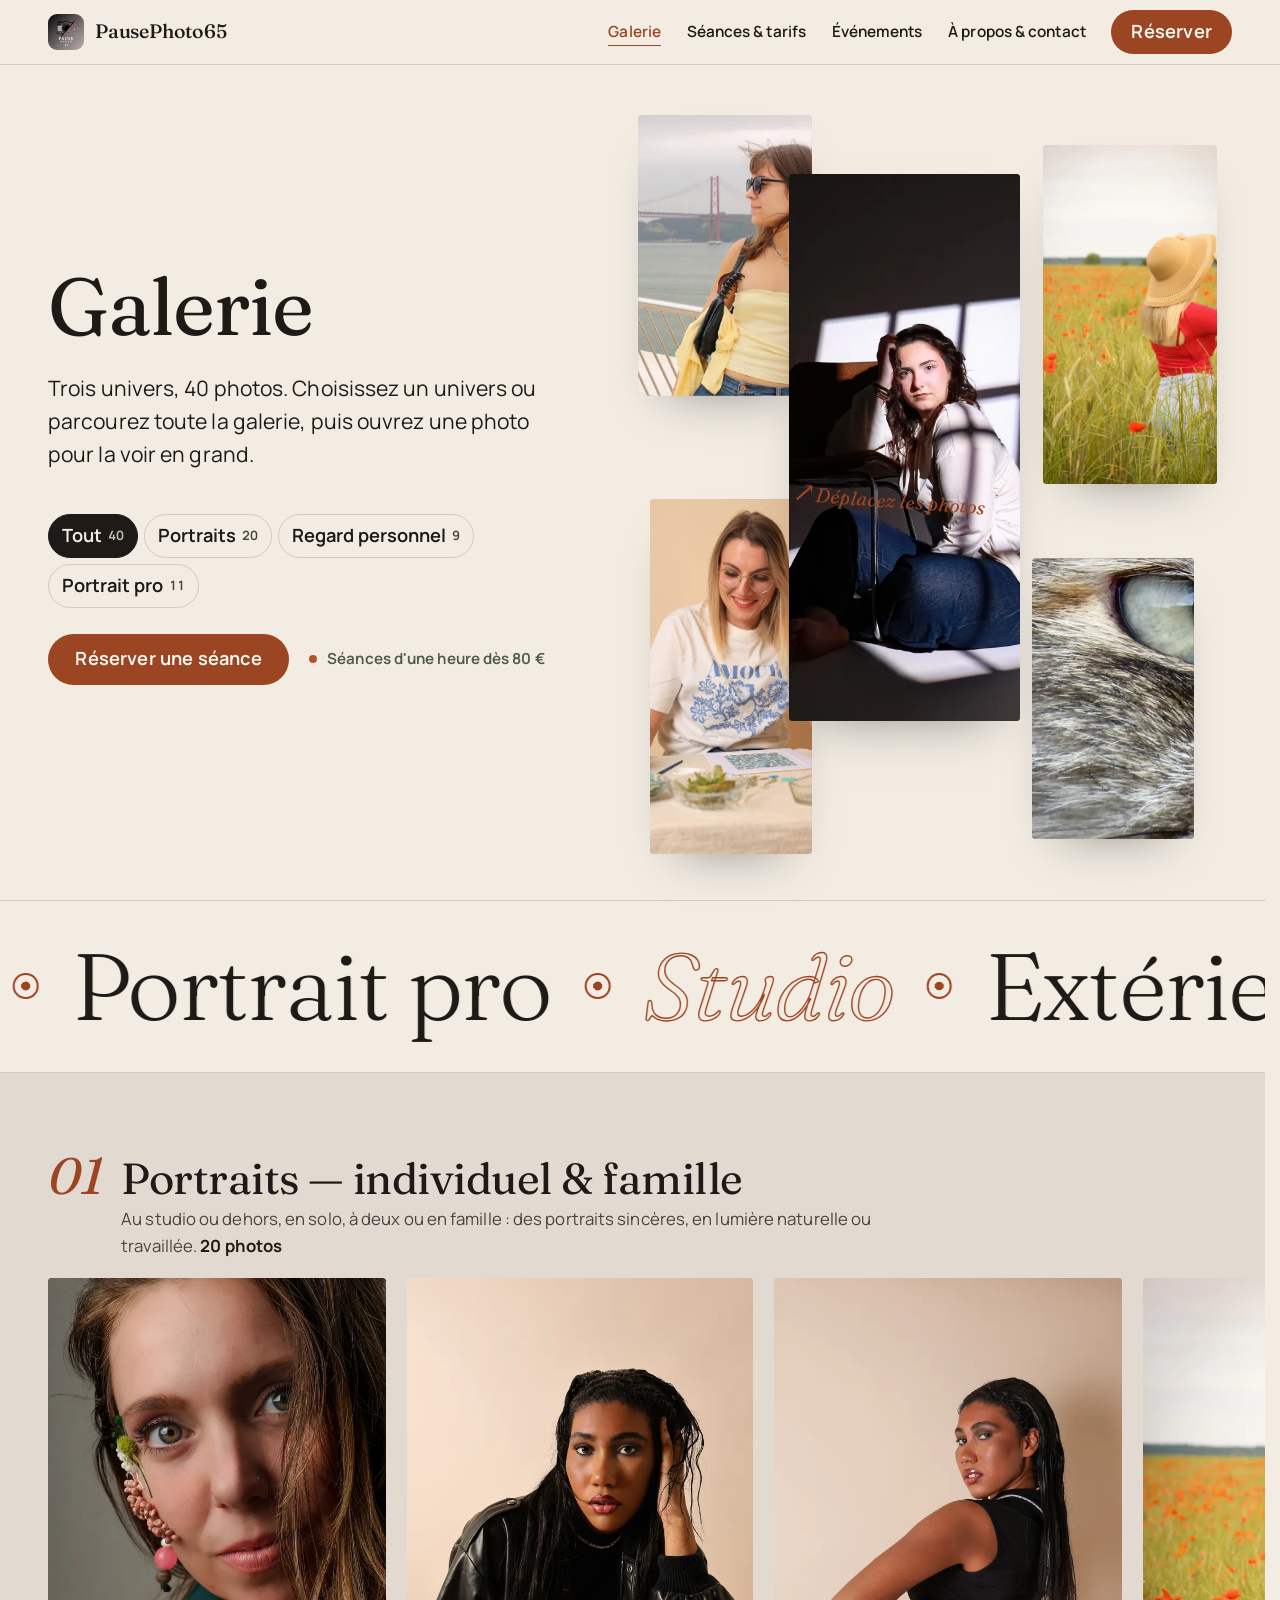
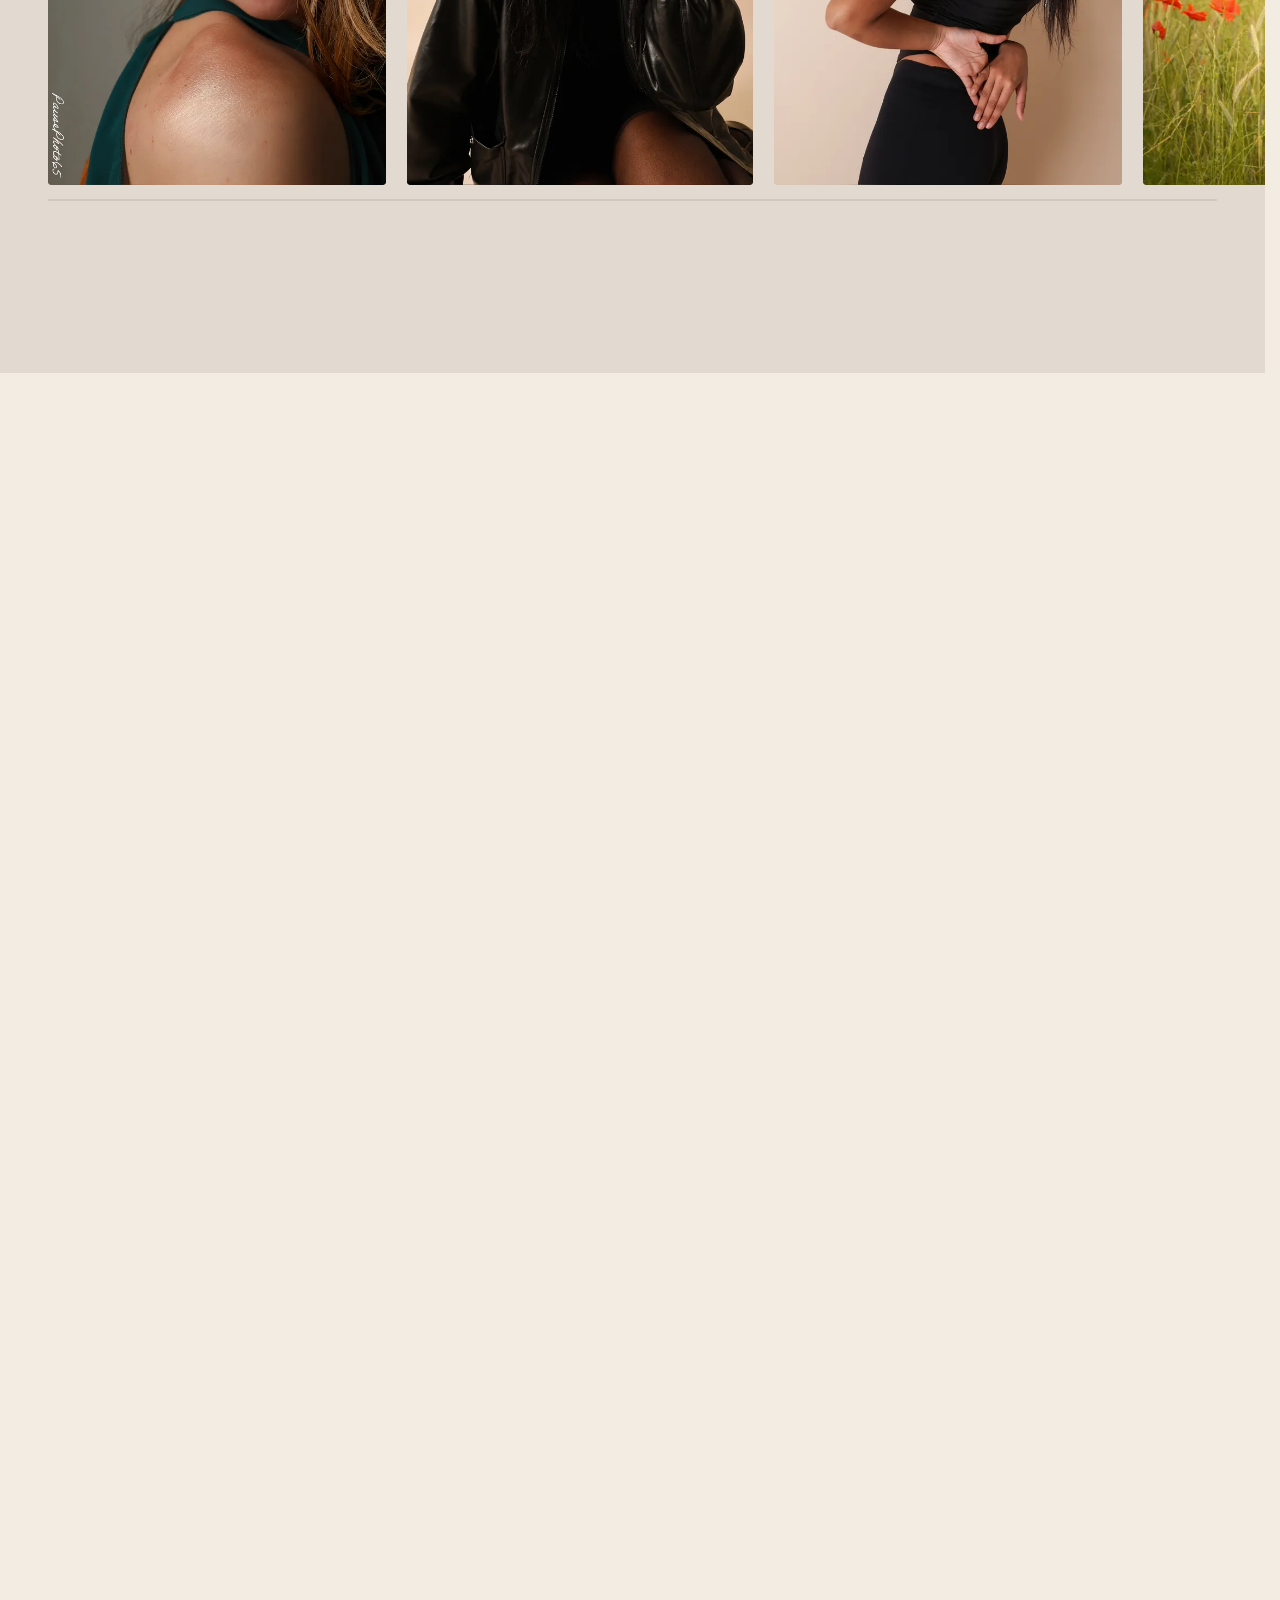
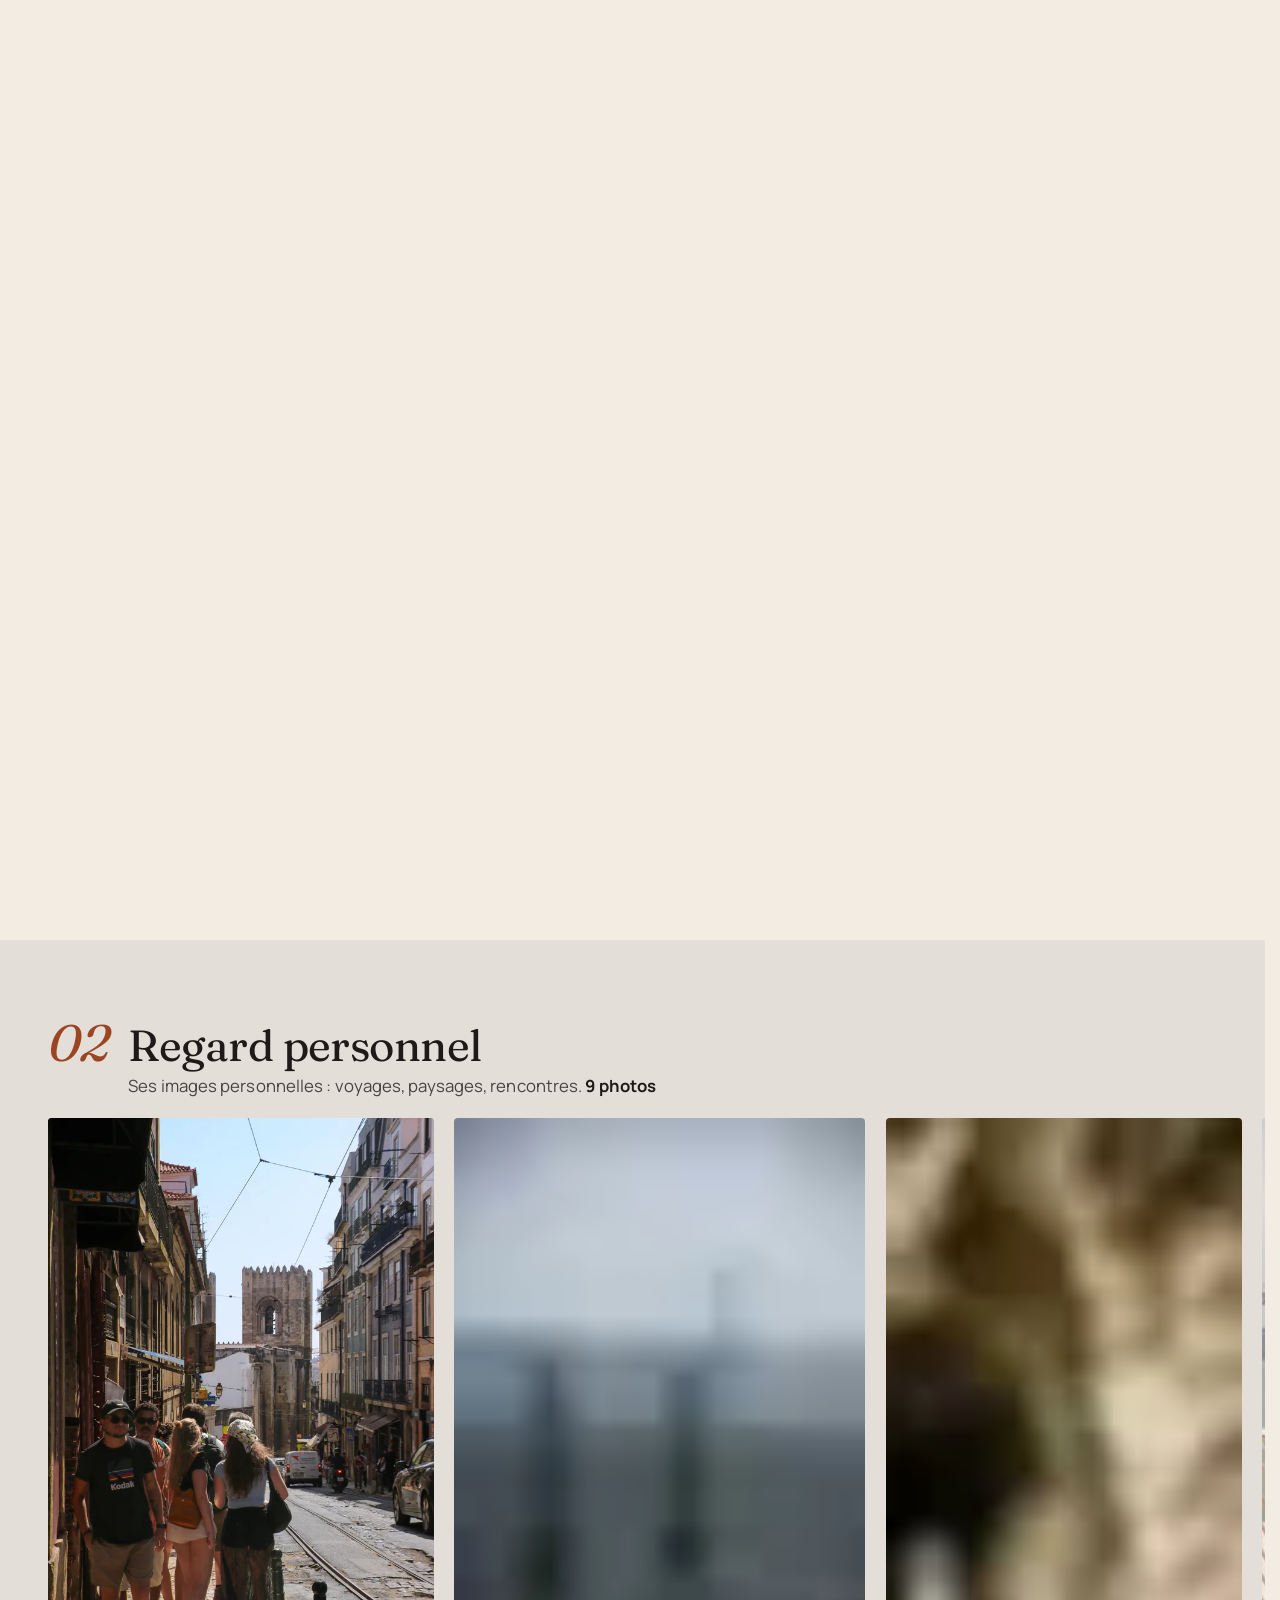
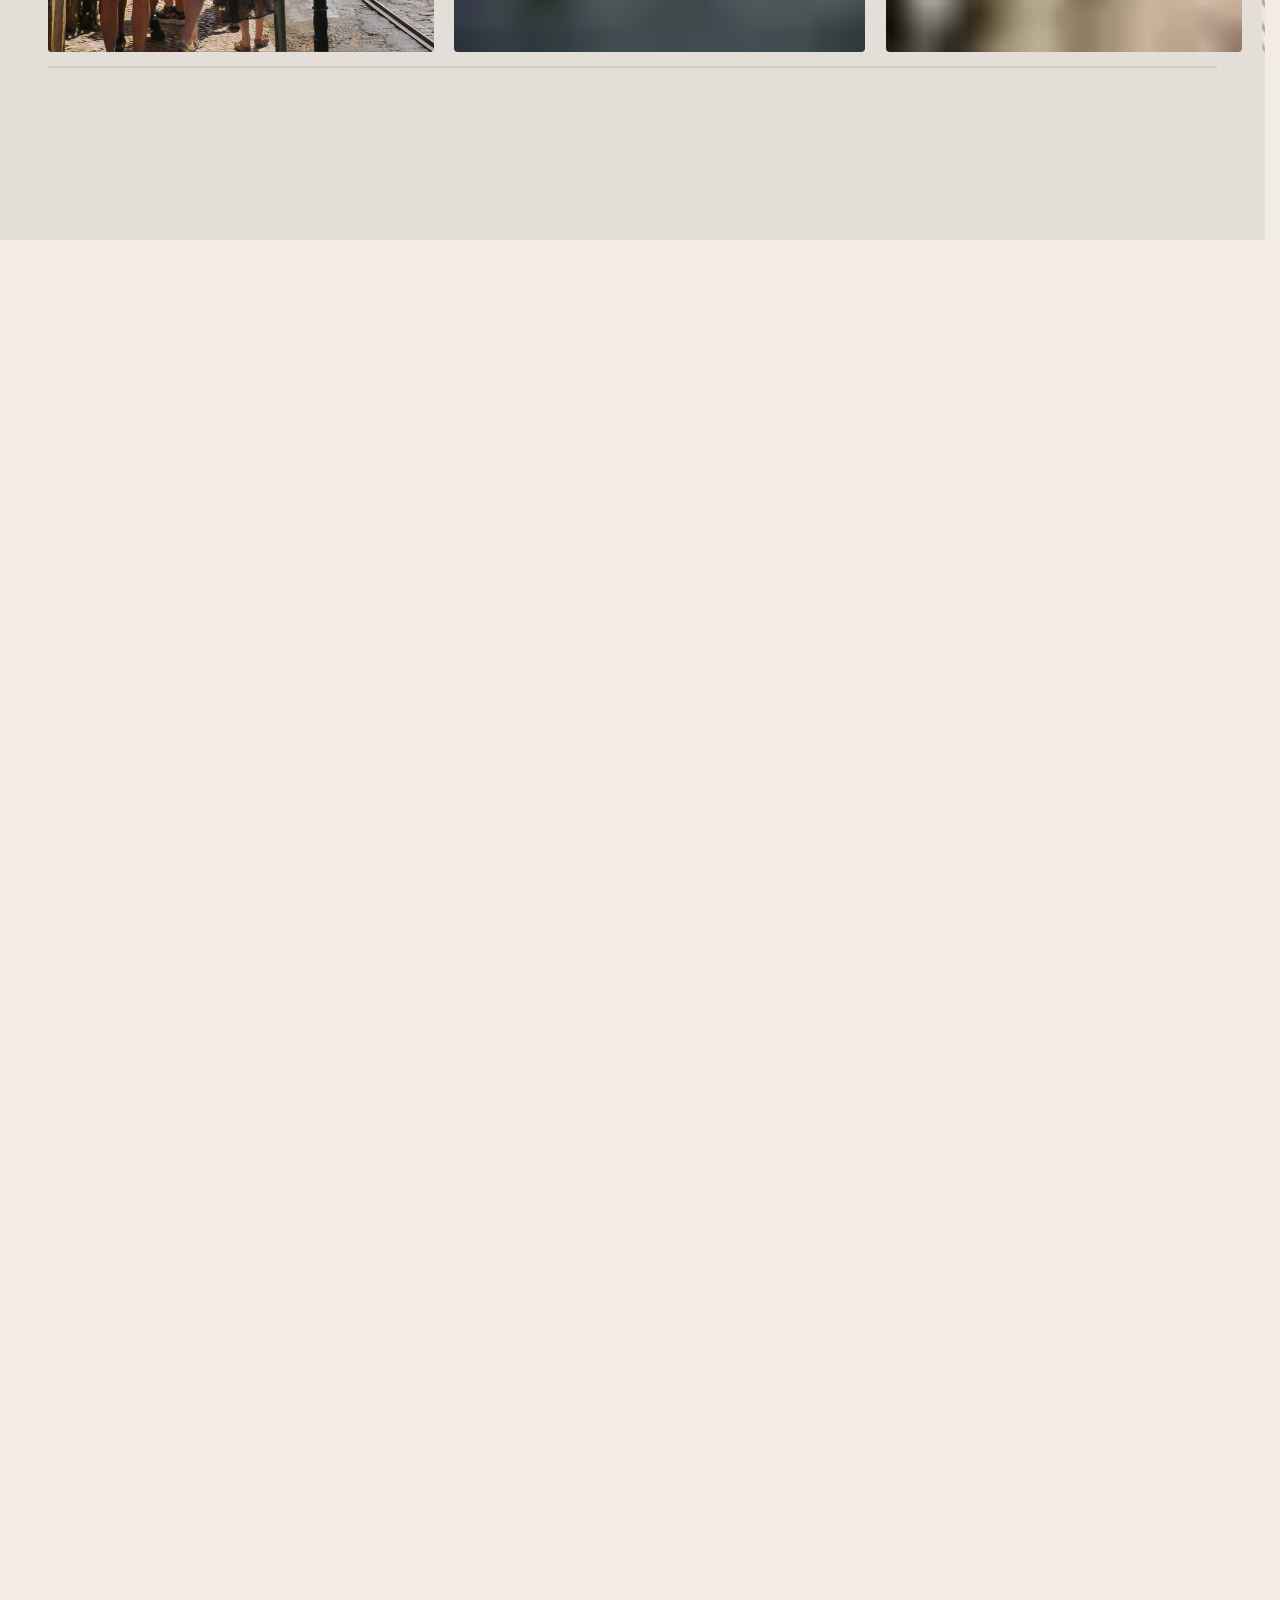
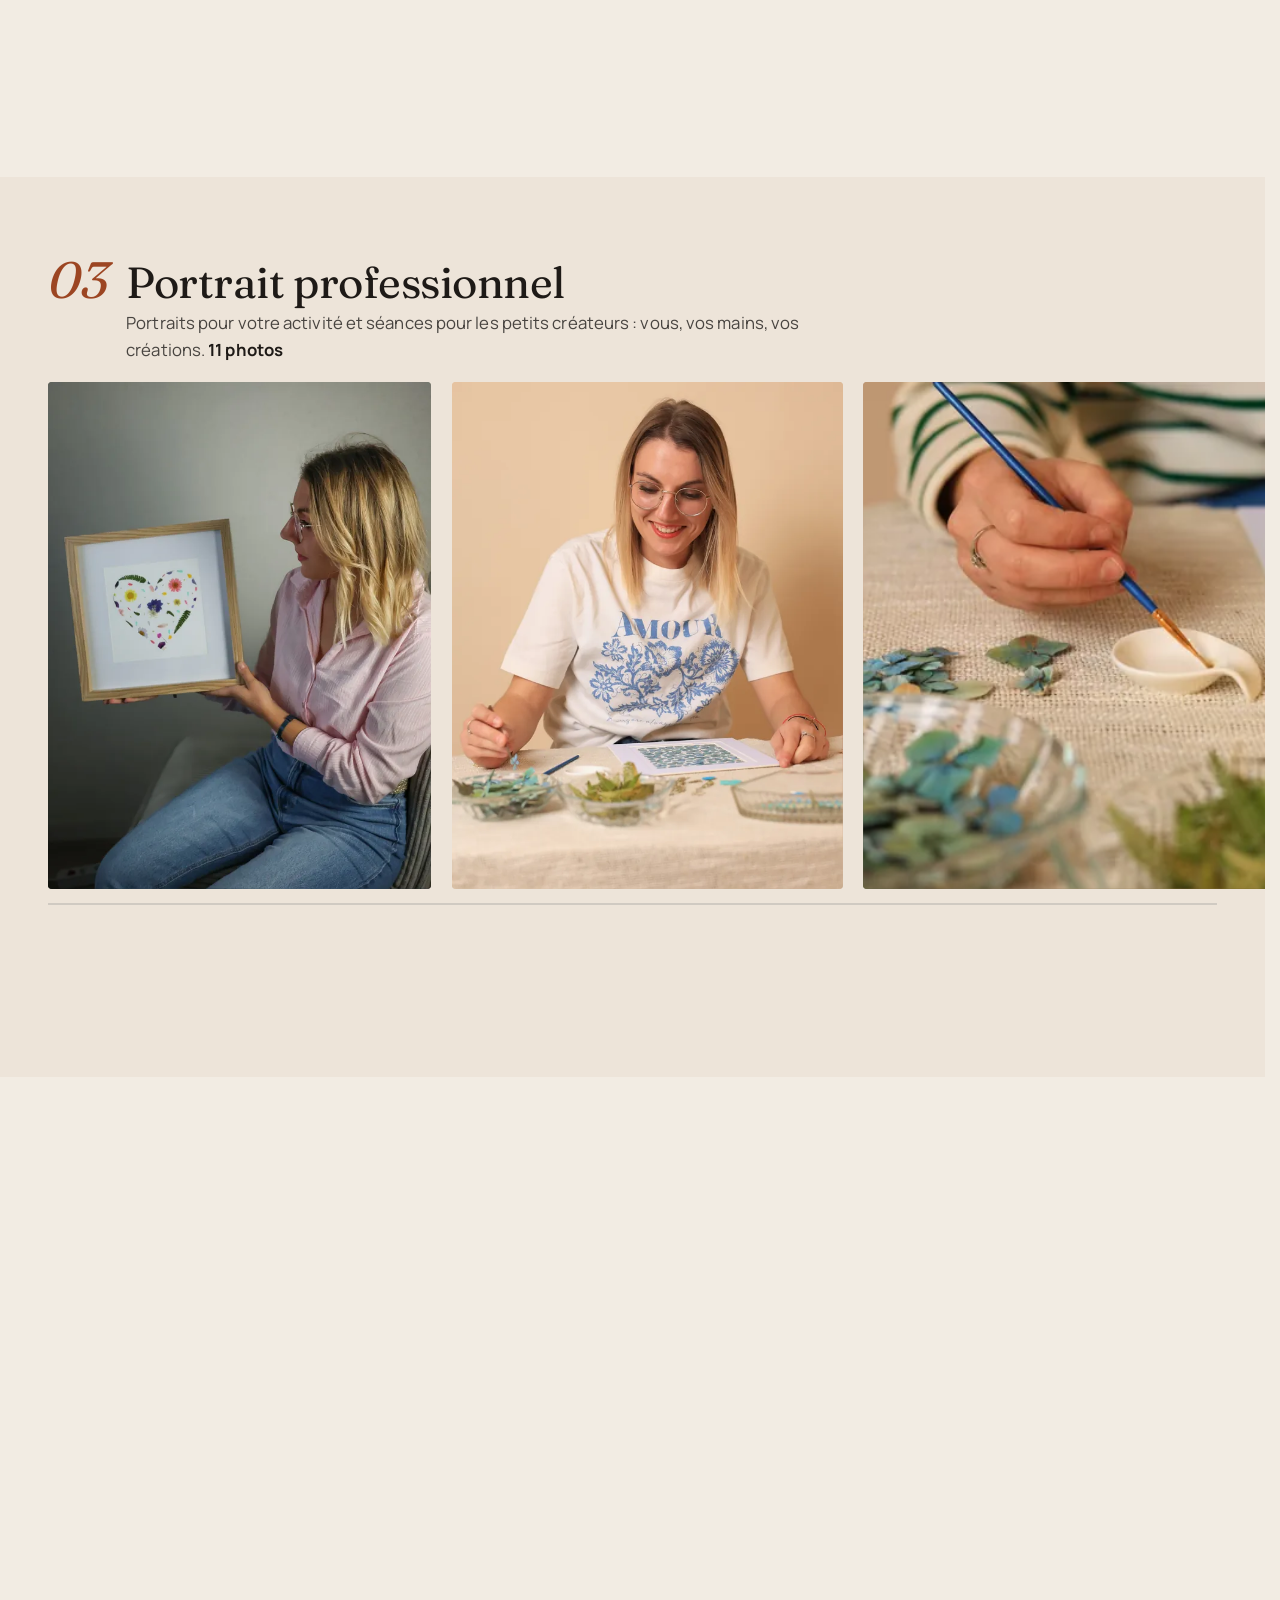
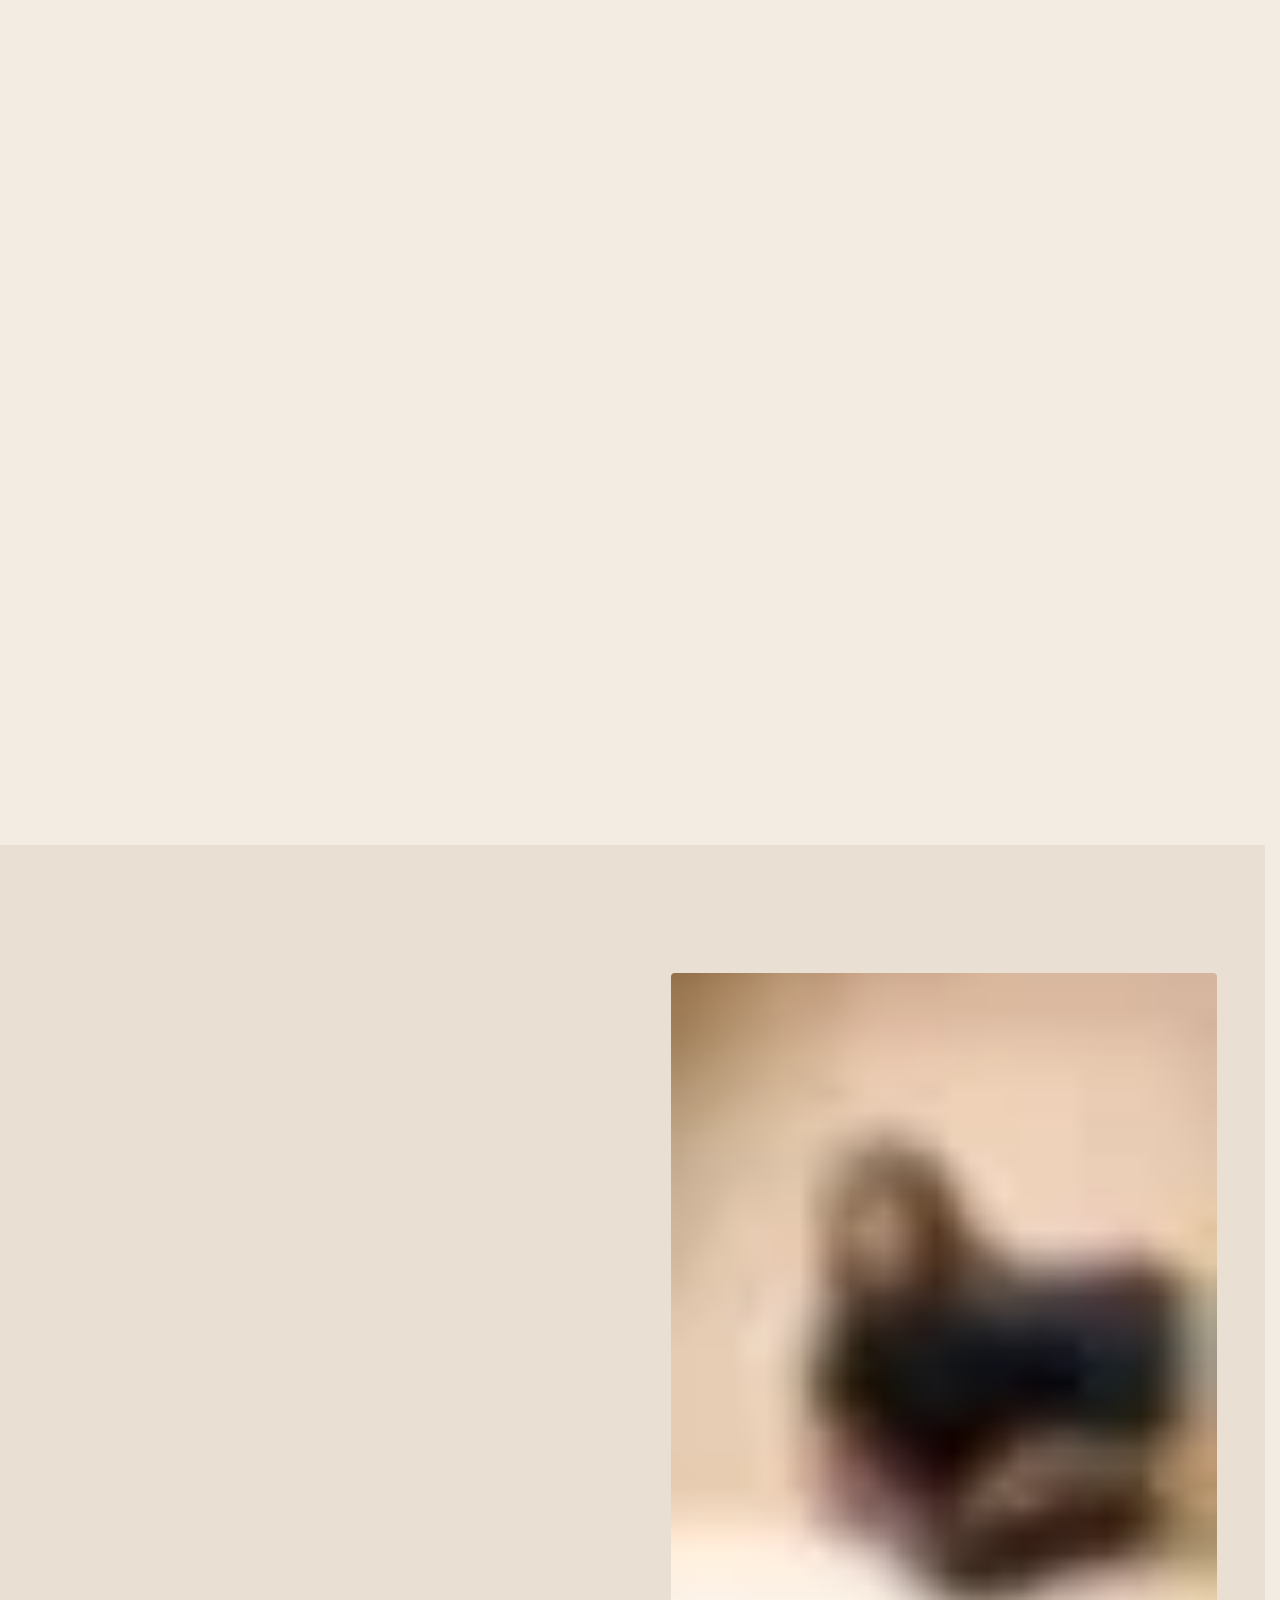
<file: galerie.html>
<!doctype html>
<html lang="fr" data-v="3" data-gabarit="galerie" data-page="galerie" data-curseur>
<head>
<meta charset="utf-8">
<meta name="viewport" content="width=device-width, initial-scale=1, viewport-fit=cover">
<title>Galerie : portraits, regard personnel et portraits pro, PausePhoto65</title>
<meta name="description" content="La galerie de PausePhoto65, photographe à Tarbes : portraits individuels et de famille, regard personnel, portraits professionnels et petits créateurs.">
<meta name="robots" content="noindex, nofollow">
<link rel="canonical" href="https://pausephoto65-maquette.vercel.app/galerie">
<style>:root{--fond:#f2ece3;--texte:#1e1a17;--voile-fond:#1e1a17;--ouverture-fond:#f2ece3;--menu-fond:#f2ece3}:root { --entete-h: 72px; --barres-h: 0px; } html { background: var(--fond); color: var(--texte); scrollbar-gutter: stable; } body { margin: 0; background: var(--fond); } html.js:not(.calme):not(.secours):not([data-arrivee="retour"]) [data-anime] { opacity: 0; } html.js:not(.calme):not(.secours):not([data-arrivee="retour"]) [data-anime].vu { opacity: 1; } [data-voile] { position: fixed; inset: 0; z-index: 900; background: var(--voile-fond); transform: translateY(100%); visibility: hidden; pointer-events: none; } html[data-arrivee="voile"]:not(.voile-leve):not(.calme):not(.secours) [data-voile] { transform: none; visibility: visible; } html.calme [data-voile], html.secours [data-voile] { visibility: hidden !important; } .ouverture-panneau { position: fixed; inset: 0; z-index: 850; display: none; place-content: center; justify-items: center; background: var(--ouverture-fond, var(--voile-fond)); color: var(--fond); text-align: center; } html.js[data-arrivee="intro"]:not(.calme):not(.secours):not(.intro-finie) .ouverture-panneau { display: grid; } html.defilement-bloque, html.defilement-bloque body, html.js[data-arrivee="intro"]:not(.calme):not(.secours):not(.intro-finie), html.js[data-arrivee="intro"]:not(.calme):not(.secours):not(.intro-finie) body, html[data-arrivee="voile"]:not(.voile-leve):not(.calme):not(.secours), html[data-arrivee="voile"]:not(.voile-leve):not(.calme):not(.secours) body { overflow: hidden; } html.js[data-arrivee="intro"]:not(.calme):not(.secours):not(.intro-finie) { background-color: var(--ouverture-fond, var(--voile-fond)); } html[data-arrivee="voile"]:not(.voile-leve):not(.calme):not(.secours) { background-color: var(--voile-fond); }</style>
<script>(function () {
var d = document.documentElement, ss = null, ls = null;
try { ss = window.sessionStorage; ls = window.localStorage; } catch (e) {}
d.classList.add('js');
var calme = false;
try { calme = !!ls && ls.getItem('socle:calme') === 'oui'; } catch (e) {}
if (!calme && window.matchMedia && matchMedia('(prefers-reduced-motion: reduce)').matches) calme = true;
if (calme) d.classList.add('calme');
var nav = performance.getEntriesByType ? performance.getEntriesByType('navigation')[0] : null;
var type = nav ? nav.type : 'navigate';
var depart = null;
try { depart = JSON.parse(ss.getItem('socle:depart') || 'null'); ss.removeItem('socle:depart'); } catch (e) {}
if (depart && !(Date.now() - depart.t < 15000)) depart = null;
var retourSection = false;
try { retourSection = !!ss.getItem('socle:calme-retour'); } catch (e) {}
var mode = type === 'back_forward' || retourSection ? 'retour' : type === 'reload' ? 'intro' : depart ? 'voile' : 'intro';
d.setAttribute('data-arrivee', mode);
if (mode === 'voile' && depart.couleur) d.style.setProperty('--voile-fond', depart.couleur);
if (type === 'reload' && 'scrollRestoration' in history) {
if (!retourSection) history.scrollRestoration = 'manual';
}
try {
var choisie = ls && ls.getItem('socle:langue');
var langue = (d.lang || '').slice(0, 2);
if (choisie && choisie !== langue && type === 'navigate' && !depart) {
var alt = document.querySelector('link[rel="alternate"][hreflang="' + choisie + '"]');
if (alt) location.replace(new URL(alt.href).pathname + location.search + location.hash);
}
} catch (e) {}
setTimeout(function () { if (!d.classList.contains('demarre')) d.classList.add('secours'); }, 2000);
})();</script>
<link rel="preload" href="/assets/fonts/fraunces.woff2" as="font" type="font/woff2" crossorigin>
<link rel="preload" href="/assets/fonts/manrope.woff2" as="font" type="font/woff2" crossorigin>
<link rel="stylesheet" href="/assets/css/socle.css?v=3">
<link rel="stylesheet" href="/assets/css/site.css?v=3">
<link rel="modulepreload" href="/assets/js/site.js?v=3">
<link rel="modulepreload" href="/assets/js/socle/index.js?v=3">
<script src="/assets/vendor/gsap.min.js" defer></script>
<script src="/assets/vendor/ScrollTrigger.min.js" defer></script>
<script src="/assets/vendor/SplitText.min.js" defer></script>
<script type="module" src="/assets/js/site.js?v=3"></script>
<meta name="theme-color" content="#f2ece3">
<link rel="icon" href="/assets/images/favicon-32.png" sizes="32x32" type="image/png">
<link rel="icon" href="/assets/images/favicon-48.png" sizes="48x48" type="image/png">
<link rel="apple-touch-icon" href="/assets/images/apple-touch-icon.png">
<meta property="og:type" content="website">
<meta property="og:site_name" content="PausePhoto65">
<meta property="og:locale" content="fr_FR">
<meta property="og:title" content="Galerie : portraits, regard personnel et portraits pro, PausePhoto65">
<meta property="og:description" content="La galerie de PausePhoto65, photographe à Tarbes : portraits individuels et de famille, regard personnel, portraits professionnels et petits créateurs.">
<meta property="og:url" content="https://pausephoto65-maquette.vercel.app/galerie">
<meta property="og:image" content="https://pausephoto65-maquette.vercel.app/assets/partage/galerie-fr.jpg">
<meta property="og:image:width" content="1200">
<meta property="og:image:height" content="630">
<meta property="og:image:alt" content="Galerie de PausePhoto65 : portraits en studio et en extérieur">
<meta name="twitter:card" content="summary_large_image">
<script type="application/ld+json">{"@context":"https://schema.org","@type":"LocalBusiness","name":"PausePhoto65","description":"Photographe à Tarbes, dans les Hautes-Pyrénées : portraits individuels et de famille, portraits professionnels, mariages et événements, au studio ou en extérieur.","url":"https://pausephoto65-maquette.vercel.app/","email":"Pausephoto65@gmail.com","address":{"@type":"PostalAddress","streetAddress":"62 rue André Fourcade","postalCode":"65000","addressLocality":"Tarbes","addressCountry":"FR"},"areaServed":["Tarbes","Lourdes","Bagnères-de-Bigorre","Lannemezan","Pau"],"priceRange":"75 € – 1 100 €","sameAs":["https://www.facebook.com/pausephoto65/","https://www.instagram.com/pausephoto65/"]}</script>
</head>
<body id="haut">
<div data-voile aria-hidden="true"><div class="voile-contenu"><svg class="voile-iris" viewBox="-100 -100 200 200" aria-hidden="true" focusable="false">
<path class="iris-lames" fill-rule="evenodd" d="M-100 0a100 100 0 1 0 200 0a100 100 0 1 0 -200 0ZM0 -30.00L23.45 -18.70L29.25 6.68L13.02 27.03L-13.02 27.03L-29.25 6.68L-23.45 -18.70Z"/>
<path class="iris-aretes" d="M23.45 -18.70L98.47 17.42M29.25 6.68L47.78 87.85M13.02 27.03L-38.90 92.13M-13.02 27.03L-96.28 27.03M-29.25 6.68L-81.16 -58.42M-23.45 -18.70L-4.93 -99.88M0 -30.00L75.02 -66.13"/>
<circle class="iris-bague" r="98.5"/>
</svg><span data-voile-libelle>Galerie</span></div></div>
<div class="ouverture-panneau" data-ouverture aria-hidden="true" data-gouttiere="#f2ece3">
  <div class="iris" style="--flou:url(/assets/images/photos/studio-lumiere-fenetre-flou.webp)">
    <div class="iris-photo"><img src="/assets/images/photos/studio-lumiere-fenetre-640.webp" alt="" width="640" height="881" decoding="async"></div>
    <svg class="iris-svg" viewBox="-100 -100 200 200" aria-hidden="true" focusable="false">
<path class="iris-lames" fill-rule="evenodd" d="M-100 0a100 100 0 1 0 200 0a100 100 0 1 0 -200 0ZM0 -58.00L45.35 -36.16L56.55 12.91L25.17 52.26L-25.17 52.26L-56.55 12.91L-45.35 -36.16Z"/>
<path class="iris-aretes" d="M45.35 -36.16L99.49 -10.09M56.55 12.91L69.92 71.49M25.17 52.26L-12.30 99.24M-25.17 52.26L-85.26 52.26M-56.55 12.91L-94.01 -34.08M-45.35 -36.16L-31.97 -94.75M0 -58.00L54.14 -84.07"/>
<circle class="iris-bague" r="98.5"/>
</svg>
  </div>
  <p class="ouverture-nom">PausePhoto65</p>
  <p class="ouverture-ligne">Photographe à Tarbes</p>
</div>
<a class="evitement" href="#contenu">Aller au contenu</a>
<header data-entete>
  <div class="entete-rangee">
    <a class="entete-logo" href="/" data-libelle="Accueil">
      <img src="/assets/images/logo/logo-72.webp" alt="" width="36" height="36"><span>PausePhoto65</span>
    </a>
    <nav data-nav aria-label="Navigation principale">
      <ul><li><a href="/galerie" data-libelle="Galerie" aria-current="page">Galerie</a></li><li><a href="/seances" data-libelle="Séances &amp; tarifs">Séances &amp; tarifs</a></li><li><a href="/evenements" data-libelle="Événements">Événements</a></li><li><a href="/a-propos" data-libelle="À propos &amp; contact">À propos &amp; contact</a></li></ul>
    </nav>
    <div class="entete-actions">
      <a class="bouton bouton--petit" href="/seances#reservation" data-libelle="Séances &amp; tarifs" data-magnetique>Réserver</a>
      <button type="button" data-menu-bouton aria-controls="menu" aria-expanded="false" data-libelle-ouvrir="Menu" data-libelle-fermer="Fermer"><span class="menu-icone" aria-hidden="true"><span></span><span></span></span><span data-libelle-bouton>Menu</span></button>
    </div>
  </div>
</header>
<div id="menu" data-menu role="dialog" aria-modal="true" aria-label="Menu">
  <div class="menu-grille">
    <ul><li style="--i:0"><a href="/" class="menu-lien" data-libelle="Accueil"><span class="menu-num" aria-hidden="true">01</span><span>Accueil</span></a></li><li style="--i:1"><a href="/galerie" class="menu-lien" data-libelle="Galerie" aria-current="page"><span class="menu-num" aria-hidden="true">02</span><span>Galerie</span></a></li><li style="--i:2"><a href="/seances" class="menu-lien" data-libelle="Séances &amp; tarifs"><span class="menu-num" aria-hidden="true">03</span><span>Séances &amp; tarifs</span></a></li><li style="--i:3"><a href="/evenements" class="menu-lien" data-libelle="Événements"><span class="menu-num" aria-hidden="true">04</span><span>Événements</span></a></li><li style="--i:4"><a href="/a-propos" class="menu-lien" data-libelle="À propos &amp; contact"><span class="menu-num" aria-hidden="true">05</span><span>À propos &amp; contact</span></a></li></ul>
    <div class="menu-cote">
      <p><a class="bouton" href="/seances#reservation" data-libelle="Séances &amp; tarifs">Réserver une séance</a></p>
      <p><a class="lien-fort" href="mailto:Pausephoto65@gmail.com">Pausephoto65@gmail.com</a></p>
      <p class="menu-adresse">62 rue André Fourcade, 65000 Tarbes</p>
      <p class="menu-reseaux"><a href="https://www.instagram.com/pausephoto65/" target="_blank" rel="noopener">Instagram<span class="visuellement-cache"> (nouvel onglet)</span></a> · <a href="https://www.facebook.com/pausephoto65/" target="_blank" rel="noopener">Facebook<span class="visuellement-cache"> (nouvel onglet)</span></a></p>
      <p><button type="button" class="lien" data-calme-bascule data-libelle-reduire="Réduire les animations" data-libelle-retablir="Rétablir les animations" data-libelle-systeme="Animations réduites par le réglage de votre appareil"><span data-libelle-bouton>Réduire les animations</span></button></p>
    </div>
  </div>
</div>
<main id="contenu" tabindex="-1">
<section class="galerie-tete ecran" id="ouverture">
  <div class="galerie-tete-texte">
    <h1 class="titre-page" data-anime="gsap" data-entree>Galerie</h1>
    <p class="texte-large" data-anime="gsap" data-entree>Trois univers, 40 photos. Choisissez un univers ou parcourez toute la galerie, puis ouvrez une photo pour la voir en grand.</p>
    <div class="filtres" role="group" aria-label="Filtrer la galerie" data-filtres data-anime="gsap" data-entree>
      <button type="button" class="filtre" data-filtre="tous" aria-pressed="true">Tout <span class="filtre-n chiffres">40</span></button>
      <button type="button" class="filtre" data-filtre="portraits" aria-pressed="false">Portraits <span class="filtre-n chiffres">20</span></button><button type="button" class="filtre" data-filtre="regard" aria-pressed="false">Regard personnel <span class="filtre-n chiffres">9</span></button><button type="button" class="filtre" data-filtre="pro" aria-pressed="false">Portrait pro <span class="filtre-n chiffres">11</span></button>
    </div>
    <p class="actions" data-anime="gsap" data-entree><a class="bouton" href="/seances#reservation" data-libelle="Séances &amp; tarifs" data-action-principale data-magnetique>Réserver une séance</a> <span class="info-cle" data-info-cle>Séances d&#39;une heure dès 80 €</span></p>
  </div>
  <div class="mosaique" data-visuel data-manipuler>
    <p class="pluie-indice pluie-indice--mosaique" aria-hidden="true" data-audit-ignorer>Déplacez les photos</p>
    <figure data-hero data-mise-au-point class="media mosaique-photo mosaique-photo--1" style="--flou:url(/assets/images/photos/studio-lumiere-fenetre-flou.webp);--cadrage:50% 35%">
  <picture>
    <img src="/assets/images/photos/studio-lumiere-fenetre-1280.webp" srcset="/assets/images/photos/studio-lumiere-fenetre-640.webp 640w, /assets/images/photos/studio-lumiere-fenetre-1280.webp 1280w, /assets/images/photos/studio-lumiere-fenetre-1920.webp 1920w" sizes="(max-width: 760px) 44vw, 22vw" alt="Jeune femme assise près d&#39;une chaise, la lumière d&#39;une fenêtre dessinée sur le fond sombre" width="1280" height="1763" fetchpriority="high" loading="eager" decoding="async">
  </picture>
</figure><figure data-mise-au-point class="media mosaique-photo mosaique-photo--2" style="--flou:url(/assets/images/photos/lisbonne-pont-portrait-flou.webp);--cadrage:50% 35%">
  <picture>
    <img src="/assets/images/photos/lisbonne-pont-portrait-1280.webp" srcset="/assets/images/photos/lisbonne-pont-portrait-640.webp 640w, /assets/images/photos/lisbonne-pont-portrait-1280.webp 1280w, /assets/images/photos/lisbonne-pont-portrait-1920.webp 1920w" sizes="(max-width: 760px) 44vw, 22vw" alt="Jeune femme accoudée à une rambarde, un pont suspendu en arrière-plan" width="1280" height="837" loading="lazy" decoding="async">
  </picture>
</figure><figure data-mise-au-point class="media mosaique-photo mosaique-photo--3" style="--flou:url(/assets/images/photos/creatrice-atelier-flou.webp);--cadrage:50% 35%">
  <picture>
    <img src="/assets/images/photos/creatrice-atelier-1280.webp" srcset="/assets/images/photos/creatrice-atelier-640.webp 640w, /assets/images/photos/creatrice-atelier-1280.webp 1280w, /assets/images/photos/creatrice-atelier-1920.webp 1920w" sizes="(max-width: 760px) 44vw, 22vw" alt="Créatrice souriante à sa table de travail, entourée de pétales" width="1280" height="1661" loading="lazy" decoding="async">
  </picture>
</figure><figure data-mise-au-point class="media mosaique-photo mosaique-photo--4" style="--flou:url(/assets/images/photos/coquelicots-chapeau-dos-flou.webp);--cadrage:50% 35%">
  <picture>
    <img src="/assets/images/photos/coquelicots-chapeau-dos-1280.webp" srcset="/assets/images/photos/coquelicots-chapeau-dos-640.webp 640w, /assets/images/photos/coquelicots-chapeau-dos-1280.webp 1280w, /assets/images/photos/coquelicots-chapeau-dos-1920.webp 1920w" sizes="(max-width: 760px) 44vw, 22vw" alt="Femme au chapeau de paille, de dos, dans un champ de coquelicots" width="1280" height="1581" loading="lazy" decoding="async">
  </picture>
</figure><figure data-mise-au-point class="media mosaique-photo mosaique-photo--5" style="--flou:url(/assets/images/photos/oeil-chat-flou.webp);--cadrage:50% 35%">
  <picture>
    <img src="/assets/images/photos/oeil-chat-1024.webp" srcset="/assets/images/photos/oeil-chat-640.webp 640w, /assets/images/photos/oeil-chat-1024.webp 1024w" sizes="(max-width: 760px) 44vw, 22vw" alt="Gros plan sur l&#39;œil d&#39;un chat" width="1024" height="575" loading="lazy" decoding="async">
  </picture>
</figure>
  </div>
</section>
<div class="bandeau" data-bandeau data-sens="-1" aria-hidden="true" data-audit-ignorer><div class="bandeau-piste"><div class="bandeau-suite"><span class="bandeau-mot">Portraits</span><span class="bandeau-sep"></span><span class="bandeau-mot bandeau-mot--trait">Regard personnel</span><span class="bandeau-sep"></span><span class="bandeau-mot">Portrait pro</span><span class="bandeau-sep"></span><span class="bandeau-mot bandeau-mot--trait">Studio</span><span class="bandeau-sep"></span><span class="bandeau-mot">Extérieur</span><span class="bandeau-sep"></span></div><div class="bandeau-suite"><span class="bandeau-mot">Portraits</span><span class="bandeau-sep"></span><span class="bandeau-mot bandeau-mot--trait">Regard personnel</span><span class="bandeau-sep"></span><span class="bandeau-mot">Portrait pro</span><span class="bandeau-sep"></span><span class="bandeau-mot bandeau-mot--trait">Studio</span><span class="bandeau-sep"></span><span class="bandeau-mot">Extérieur</span><span class="bandeau-sep"></span></div></div></div>
<section class="salle ecran epingle" id="portraits" data-salle="portraits" data-entete-cache style="--teinte:#6c5142">
  <div class="salle-tete conteneur">
    <p class="salle-num chiffres" aria-hidden="true">01</p>
    <h2 class="salle-titre">Portraits — individuel &amp; famille</h2>
    <p class="salle-texte">Au studio ou dehors, en solo, à deux ou en famille : des portraits sincères, en lumière naturelle ou travaillée. <span class="salle-n">20 photos</span></p>
  </div>
  <div class="piste salle-piste" data-galerie tabindex="0" role="region" aria-label="Photos de l&#39;univers Portraits, défilement horizontal">
    <a class="cadre" id="photo-portraits-01" href="#photo-portraits-01" data-photo="portraits-01" data-couleur="#6c5142" style="--r:0.6667" data-sans-transition aria-label="Ouvrir la photo : Portrait rapproché d&#39;une femme qui regarde par-dessus son épaule, boucles d&#39;oreilles fleuries">
      <figure data-mise-au-point class="media cadre-media" style="--flou:url(/assets/images/photos/regard-epaule-flou.webp);--cadrage:50% 50%">
  <picture>
    <img src="/assets/images/photos/regard-epaule-1280.webp" srcset="/assets/images/photos/regard-epaule-640.webp 640w, /assets/images/photos/regard-epaule-1280.webp 1280w, /assets/images/photos/regard-epaule-1920.webp 1920w" sizes="(max-width: 760px) 70vw, 40vh" alt="Portrait rapproché d&#39;une femme qui regarde par-dessus son épaule, boucles d&#39;oreilles fleuries" width="1280" height="1920" loading="lazy" decoding="async">
  </picture>
</figure>
    </a><a class="cadre" id="photo-portraits-02" href="#photo-portraits-02" data-photo="portraits-02" data-couleur="#766457" style="--r:0.6833" data-sans-transition aria-label="Ouvrir la photo : Jeune femme en blouson de cuir noir, main dans les cheveux, sur fond beige">
      <figure data-mise-au-point class="media cadre-media" style="--flou:url(/assets/images/photos/studio-blouson-cuir-main-flou.webp);--cadrage:50% 50%">
  <picture>
    <img src="/assets/images/photos/studio-blouson-cuir-main-1280.webp" srcset="/assets/images/photos/studio-blouson-cuir-main-640.webp 640w, /assets/images/photos/studio-blouson-cuir-main-1280.webp 1280w, /assets/images/photos/studio-blouson-cuir-main-1920.webp 1920w" sizes="(max-width: 760px) 70vw, 40vh" alt="Jeune femme en blouson de cuir noir, main dans les cheveux, sur fond beige" width="1280" height="1873" loading="lazy" decoding="async">
  </picture>
</figure>
    </a><a class="cadre" id="photo-portraits-03" href="#photo-portraits-03" data-photo="portraits-03" data-couleur="#a48877" style="--r:0.6873" data-sans-transition aria-label="Ouvrir la photo : Jeune femme de dos qui se retourne vers l&#39;objectif, haut noir, fond beige">
      <figure data-mise-au-point class="media cadre-media" style="--flou:url(/assets/images/photos/studio-dos-noir-flou.webp);--cadrage:50% 50%">
  <picture>
    <img src="/assets/images/photos/studio-dos-noir-1280.webp" srcset="/assets/images/photos/studio-dos-noir-640.webp 640w, /assets/images/photos/studio-dos-noir-1280.webp 1280w, /assets/images/photos/studio-dos-noir-1920.webp 1920w" sizes="(max-width: 760px) 70vw, 40vh" alt="Jeune femme de dos qui se retourne vers l&#39;objectif, haut noir, fond beige" width="1280" height="1862" loading="lazy" decoding="async">
  </picture>
</figure>
    </a><a class="cadre" id="photo-portraits-04" href="#photo-portraits-04" data-photo="portraits-04" data-couleur="#c0a672" style="--r:0.8097" data-sans-transition aria-label="Ouvrir la photo : Femme au chapeau de paille, de dos, dans un champ de coquelicots">
      <figure data-mise-au-point class="media cadre-media" style="--flou:url(/assets/images/photos/coquelicots-chapeau-dos-flou.webp);--cadrage:50% 50%">
  <picture>
    <img src="/assets/images/photos/coquelicots-chapeau-dos-1280.webp" srcset="/assets/images/photos/coquelicots-chapeau-dos-640.webp 640w, /assets/images/photos/coquelicots-chapeau-dos-1280.webp 1280w, /assets/images/photos/coquelicots-chapeau-dos-1920.webp 1920w" sizes="(max-width: 760px) 70vw, 40vh" alt="Femme au chapeau de paille, de dos, dans un champ de coquelicots" width="1280" height="1581" loading="lazy" decoding="async">
  </picture>
</figure>
    </a><a class="cadre" id="photo-portraits-05" href="#photo-portraits-05" data-photo="portraits-05" data-couleur="#d39d7a" style="--r:0.7719" data-sans-transition aria-label="Ouvrir la photo : Femme souriante au chapeau de paille, les yeux fermés, parmi les coquelicots">
      <figure data-mise-au-point class="media cadre-media" style="--flou:url(/assets/images/photos/coquelicots-chapeau-sourire-flou.webp);--cadrage:50% 50%">
  <picture>
    <img src="/assets/images/photos/coquelicots-chapeau-sourire-1280.webp" srcset="/assets/images/photos/coquelicots-chapeau-sourire-640.webp 640w, /assets/images/photos/coquelicots-chapeau-sourire-1280.webp 1280w, /assets/images/photos/coquelicots-chapeau-sourire-1920.webp 1920w" sizes="(max-width: 760px) 70vw, 40vh" alt="Femme souriante au chapeau de paille, les yeux fermés, parmi les coquelicots" width="1280" height="1658" loading="lazy" decoding="async">
  </picture>
</figure>
    </a><a class="cadre" id="photo-portraits-06" href="#photo-portraits-06" data-photo="portraits-06" data-couleur="#966d5d" style="--r:1.5" data-sans-transition aria-label="Ouvrir la photo : Jeune femme souriante, accoudée, des fleurs dans les cheveux">
      <figure data-mise-au-point class="media cadre-media" style="--flou:url(/assets/images/photos/sourire-fleurs-accoudee-flou.webp);--cadrage:50% 50%">
  <picture>
    <img src="/assets/images/photos/sourire-fleurs-accoudee-1280.webp" srcset="/assets/images/photos/sourire-fleurs-accoudee-640.webp 640w, /assets/images/photos/sourire-fleurs-accoudee-1280.webp 1280w, /assets/images/photos/sourire-fleurs-accoudee-1920.webp 1920w" sizes="(max-width: 760px) 70vw, 40vh" alt="Jeune femme souriante, accoudée, des fleurs dans les cheveux" width="1280" height="853" loading="lazy" decoding="async">
  </picture>
</figure>
    </a><a class="cadre" id="photo-portraits-07" href="#photo-portraits-07" data-photo="portraits-07" data-couleur="#3e383b" style="--r:0.7262" data-sans-transition aria-label="Ouvrir la photo : Jeune femme assise près d&#39;une chaise, la lumière d&#39;une fenêtre dessinée sur le fond sombre">
      <figure data-mise-au-point class="media cadre-media" style="--flou:url(/assets/images/photos/studio-lumiere-fenetre-flou.webp);--cadrage:50% 50%">
  <picture>
    <img src="/assets/images/photos/studio-lumiere-fenetre-1280.webp" srcset="/assets/images/photos/studio-lumiere-fenetre-640.webp 640w, /assets/images/photos/studio-lumiere-fenetre-1280.webp 1280w, /assets/images/photos/studio-lumiere-fenetre-1920.webp 1920w" sizes="(max-width: 760px) 70vw, 40vh" alt="Jeune femme assise près d&#39;une chaise, la lumière d&#39;une fenêtre dessinée sur le fond sombre" width="1280" height="1763" loading="lazy" decoding="async">
  </picture>
</figure>
    </a><a class="cadre" id="photo-portraits-08" href="#photo-portraits-08" data-photo="portraits-08" data-couleur="#a9a2a9" style="--r:0.7573" data-sans-transition aria-label="Ouvrir la photo : Jeune femme assise sur une chaise, pull blanc, la main contre la joue">
      <figure data-mise-au-point class="media cadre-media" style="--flou:url(/assets/images/photos/studio-chaise-pull-blanc-flou.webp);--cadrage:50% 50%">
  <picture>
    <img src="/assets/images/photos/studio-chaise-pull-blanc-1280.webp" srcset="/assets/images/photos/studio-chaise-pull-blanc-640.webp 640w, /assets/images/photos/studio-chaise-pull-blanc-1280.webp 1280w, /assets/images/photos/studio-chaise-pull-blanc-1920.webp 1920w" sizes="(max-width: 760px) 70vw, 40vh" alt="Jeune femme assise sur une chaise, pull blanc, la main contre la joue" width="1280" height="1690" loading="lazy" decoding="async">
  </picture>
</figure>
    </a><a class="cadre" id="photo-portraits-09" href="#photo-portraits-09" data-photo="portraits-09" data-couleur="#d6c3af" style="--r:0.7199" data-sans-transition aria-label="Ouvrir la photo : Jeune femme assise sur un pouf blanc, pull gris, regard pensif">
      <figure data-mise-au-point class="media cadre-media" style="--flou:url(/assets/images/photos/studio-pouf-pull-gris-flou.webp);--cadrage:50% 50%">
  <picture>
    <img src="/assets/images/photos/studio-pouf-pull-gris-1280.webp" srcset="/assets/images/photos/studio-pouf-pull-gris-640.webp 640w, /assets/images/photos/studio-pouf-pull-gris-1280.webp 1280w, /assets/images/photos/studio-pouf-pull-gris-1920.webp 1920w" sizes="(max-width: 760px) 70vw, 40vh" alt="Jeune femme assise sur un pouf blanc, pull gris, regard pensif" width="1280" height="1778" loading="lazy" decoding="async">
  </picture>
</figure>
    </a><a class="cadre" id="photo-portraits-10" href="#photo-portraits-10" data-photo="portraits-10" data-couleur="#d5b396" style="--r:0.8278" data-sans-transition aria-label="Ouvrir la photo : Femme en robe de satin noir, de dos, les bras levés, fond beige">
      <figure data-mise-au-point class="media cadre-media" style="--flou:url(/assets/images/photos/studio-robe-satin-dos-flou.webp);--cadrage:50% 50%">
  <picture>
    <img src="/assets/images/photos/studio-robe-satin-dos-1280.webp" srcset="/assets/images/photos/studio-robe-satin-dos-640.webp 640w, /assets/images/photos/studio-robe-satin-dos-1280.webp 1280w, /assets/images/photos/studio-robe-satin-dos-1920.webp 1920w" sizes="(max-width: 760px) 70vw, 40vh" alt="Femme en robe de satin noir, de dos, les bras levés, fond beige" width="1280" height="1546" loading="lazy" decoding="async">
  </picture>
</figure>
    </a><a class="cadre" id="photo-portraits-11" href="#photo-portraits-11" data-photo="portraits-11" data-couleur="#a2846c" style="--r:1.0605" data-sans-transition aria-label="Ouvrir la photo : Femme souriante en robe noire, une main dans les cheveux, fond beige">
      <figure data-mise-au-point class="media cadre-media" style="--flou:url(/assets/images/photos/studio-robe-noire-sourire-flou.webp);--cadrage:50% 50%">
  <picture>
    <img src="/assets/images/photos/studio-robe-noire-sourire-1280.webp" srcset="/assets/images/photos/studio-robe-noire-sourire-640.webp 640w, /assets/images/photos/studio-robe-noire-sourire-1280.webp 1280w, /assets/images/photos/studio-robe-noire-sourire-1920.webp 1920w" sizes="(max-width: 760px) 70vw, 40vh" alt="Femme souriante en robe noire, une main dans les cheveux, fond beige" width="1280" height="1207" loading="lazy" decoding="async">
  </picture>
</figure>
    </a><a class="cadre" id="photo-portraits-12" href="#photo-portraits-12" data-photo="portraits-12" data-couleur="#a69fa7" style="--r:0.755" data-sans-transition aria-label="Ouvrir la photo : Jeune femme assise au sol sur fond clair, chemisier ajouré et jean">
      <figure data-mise-au-point class="media cadre-media" style="--flou:url(/assets/images/photos/studio-assise-fond-blanc-flou.webp);--cadrage:50% 50%">
  <picture>
    <img src="/assets/images/photos/studio-assise-fond-blanc-1280.webp" srcset="/assets/images/photos/studio-assise-fond-blanc-640.webp 640w, /assets/images/photos/studio-assise-fond-blanc-1280.webp 1280w, /assets/images/photos/studio-assise-fond-blanc-1920.webp 1920w" sizes="(max-width: 760px) 70vw, 40vh" alt="Jeune femme assise au sol sur fond clair, chemisier ajouré et jean" width="1280" height="1695" loading="lazy" decoding="async">
  </picture>
</figure>
    </a><a class="cadre" id="photo-portraits-13" href="#photo-portraits-13" data-photo="portraits-13" data-couleur="#977a62" style="--r:0.7125" data-sans-transition aria-label="Ouvrir la photo : Femme enceinte de profil en robe noire, une main sur le ventre">
      <figure data-mise-au-point class="media cadre-media" style="--flou:url(/assets/images/photos/grossesse-profil-flou.webp);--cadrage:50% 50%">
  <picture>
    <img src="/assets/images/photos/grossesse-profil-1280.webp" srcset="/assets/images/photos/grossesse-profil-640.webp 640w, /assets/images/photos/grossesse-profil-1280.webp 1280w, /assets/images/photos/grossesse-profil-1920.webp 1920w" sizes="(max-width: 760px) 70vw, 40vh" alt="Femme enceinte de profil en robe noire, une main sur le ventre" width="1280" height="1796" loading="lazy" decoding="async">
  </picture>
</figure>
    </a><a class="cadre" id="photo-portraits-14" href="#photo-portraits-14" data-photo="portraits-14" data-couleur="#a78564" style="--r:0.7418" data-sans-transition aria-label="Ouvrir la photo : Femme enceinte assise, les mains en cœur sur le ventre">
      <figure data-mise-au-point class="media cadre-media" style="--flou:url(/assets/images/photos/grossesse-mains-coeur-flou.webp);--cadrage:50% 50%">
  <picture>
    <img src="/assets/images/photos/grossesse-mains-coeur-1280.webp" srcset="/assets/images/photos/grossesse-mains-coeur-640.webp 640w, /assets/images/photos/grossesse-mains-coeur-1280.webp 1280w, /assets/images/photos/grossesse-mains-coeur-1920.webp 1920w" sizes="(max-width: 760px) 70vw, 40vh" alt="Femme enceinte assise, les mains en cœur sur le ventre" width="1280" height="1725" loading="lazy" decoding="async">
  </picture>
</figure>
    </a><a class="cadre" id="photo-portraits-15" href="#photo-portraits-15" data-photo="portraits-15" data-couleur="#968175" style="--r:0.823" data-sans-transition aria-label="Ouvrir la photo : Maman qui serre son bébé contre elle sur un canapé">
      <figure data-mise-au-point class="media cadre-media" style="--flou:url(/assets/images/photos/famille-maman-bebe-canape-flou.webp);--cadrage:50% 50%">
  <picture>
    <img src="/assets/images/photos/famille-maman-bebe-canape-1280.webp" srcset="/assets/images/photos/famille-maman-bebe-canape-640.webp 640w, /assets/images/photos/famille-maman-bebe-canape-1280.webp 1280w, /assets/images/photos/famille-maman-bebe-canape-1920.webp 1920w" sizes="(max-width: 760px) 70vw, 40vh" alt="Maman qui serre son bébé contre elle sur un canapé" width="1280" height="1555" loading="lazy" decoding="async">
  </picture>
</figure>
    </a><a class="cadre" id="photo-portraits-16" href="#photo-portraits-16" data-photo="portraits-16" data-couleur="#7c5a4a" style="--r:0.7557" data-sans-transition aria-label="Ouvrir la photo : Parents qui embrassent leur nouveau-né">
      <figure data-mise-au-point class="media cadre-media" style="--flou:url(/assets/images/photos/famille-nouveau-ne-couleur-flou.webp);--cadrage:50% 50%">
  <picture>
    <img src="/assets/images/photos/famille-nouveau-ne-couleur-1280.webp" srcset="/assets/images/photos/famille-nouveau-ne-couleur-640.webp 640w, /assets/images/photos/famille-nouveau-ne-couleur-1280.webp 1280w, /assets/images/photos/famille-nouveau-ne-couleur-1920.webp 1920w" sizes="(max-width: 760px) 70vw, 40vh" alt="Parents qui embrassent leur nouveau-né" width="1280" height="1694" loading="lazy" decoding="async">
  </picture>
</figure>
    </a><a class="cadre" id="photo-portraits-17" href="#photo-portraits-17" data-photo="portraits-17" data-couleur="#8b7865" style="--r:0.6958" data-sans-transition aria-label="Ouvrir la photo : Un couple et son bébé en forêt, à l&#39;automne">
      <figure data-mise-au-point class="media cadre-media" style="--flou:url(/assets/images/photos/automne-famille-bebe-flou.webp);--cadrage:50% 50%">
  <picture>
    <img src="/assets/images/photos/automne-famille-bebe-1280.webp" srcset="/assets/images/photos/automne-famille-bebe-640.webp 640w, /assets/images/photos/automne-famille-bebe-1280.webp 1280w, /assets/images/photos/automne-famille-bebe-1920.webp 1920w" sizes="(max-width: 760px) 70vw, 40vh" alt="Un couple et son bébé en forêt, à l&#39;automne" width="1280" height="1840" loading="lazy" decoding="async">
  </picture>
</figure>
    </a><a class="cadre" id="photo-portraits-18" href="#photo-portraits-18" data-photo="portraits-18" data-couleur="#816a59" style="--r:0.7859" data-sans-transition aria-label="Ouvrir la photo : Maman et sa petite fille dans un décor de Noël, plaid et sapin">
      <figure data-mise-au-point class="media cadre-media" style="--flou:url(/assets/images/photos/hiver-noel-maman-fille-flou.webp);--cadrage:50% 50%">
  <picture>
    <img src="/assets/images/photos/hiver-noel-maman-fille-1280.webp" srcset="/assets/images/photos/hiver-noel-maman-fille-640.webp 640w, /assets/images/photos/hiver-noel-maman-fille-1280.webp 1280w, /assets/images/photos/hiver-noel-maman-fille-1920.webp 1920w" sizes="(max-width: 760px) 70vw, 40vh" alt="Maman et sa petite fille dans un décor de Noël, plaid et sapin" width="1280" height="1629" loading="lazy" decoding="async">
  </picture>
</figure>
    </a><a class="cadre" id="photo-portraits-19" href="#photo-portraits-19" data-photo="portraits-19" data-couleur="#575557" style="--r:0.7032" data-sans-transition aria-label="Ouvrir la photo : Jeune femme debout dans un sous-bois d&#39;automne, manteau clair et jean bleu">
      <figure data-mise-au-point class="media cadre-media" style="--flou:url(/assets/images/photos/automne-foret-debout-flou.webp);--cadrage:50% 50%">
  <picture>
    <img src="/assets/images/photos/automne-foret-debout-1280.webp" srcset="/assets/images/photos/automne-foret-debout-640.webp 640w, /assets/images/photos/automne-foret-debout-1280.webp 1280w, /assets/images/photos/automne-foret-debout-1920.webp 1920w" sizes="(max-width: 760px) 70vw, 40vh" alt="Jeune femme debout dans un sous-bois d&#39;automne, manteau clair et jean bleu" width="1280" height="1820" loading="lazy" decoding="async">
  </picture>
</figure>
    </a><a class="cadre" id="photo-portraits-20" href="#photo-portraits-20" data-photo="portraits-20" data-couleur="#bebebe" style="--r:1.5" data-sans-transition aria-label="Ouvrir la photo : Portrait en noir et blanc d&#39;une jeune femme assise au sol, jambes repliées">
      <figure data-mise-au-point class="media cadre-media" style="--flou:url(/assets/images/photos/studio-nb-assise-sol-flou.webp);--cadrage:50% 50%">
  <picture>
    <img src="/assets/images/photos/studio-nb-assise-sol-1280.webp" srcset="/assets/images/photos/studio-nb-assise-sol-640.webp 640w, /assets/images/photos/studio-nb-assise-sol-1280.webp 1280w, /assets/images/photos/studio-nb-assise-sol-1920.webp 1920w" sizes="(max-width: 760px) 70vw, 40vh" alt="Portrait en noir et blanc d&#39;une jeune femme assise au sol, jambes repliées" width="1280" height="853" loading="lazy" decoding="async">
  </picture>
</figure>
    </a>
  </div>
  <div class="salle-pied conteneur">
    <div class="galerie-progres" aria-hidden="true"><span></span></div>
    <p class="indice-glisser" aria-hidden="true">Faites glisser <svg class="icone" viewBox="0 0 24 24" aria-hidden="true" focusable="false"><path d="M4 12h15m-6-6 6 6-6 6" fill="none" stroke="currentColor" stroke-width="1.8" stroke-linecap="round" stroke-linejoin="round"/></svg></p>
  </div>
</section><section class="salle ecran epingle" id="regard" data-salle="regard" data-entete-cache style="--teinte:#635c58">
  <div class="salle-tete conteneur">
    <p class="salle-num chiffres" aria-hidden="true">02</p>
    <h2 class="salle-titre">Regard personnel</h2>
    <p class="salle-texte">Ses images personnelles : voyages, paysages, rencontres. <span class="salle-n">9 photos</span></p>
  </div>
  <div class="piste salle-piste" data-galerie tabindex="0" role="region" aria-label="Photos de l&#39;univers Regard personnel, défilement horizontal">
    <a class="cadre" id="photo-regard-01" href="#photo-regard-01" data-photo="regard-01" data-couleur="#635c58" style="--r:0.7225" data-sans-transition aria-label="Ouvrir la photo : Rue de Lisbonne avec ses rails de tramway et ses passants">
      <figure data-mise-au-point class="media cadre-media" style="--flou:url(/assets/images/photos/lisbonne-rue-flou.webp);--cadrage:50% 50%">
  <picture>
    <img src="/assets/images/photos/lisbonne-rue-1280.webp" srcset="/assets/images/photos/lisbonne-rue-640.webp 640w, /assets/images/photos/lisbonne-rue-1280.webp 1280w, /assets/images/photos/lisbonne-rue-1920.webp 1920w" sizes="(max-width: 760px) 70vw, 40vh" alt="Rue de Lisbonne avec ses rails de tramway et ses passants" width="1280" height="1772" loading="lazy" decoding="async">
  </picture>
</figure>
    </a><a class="cadre" id="photo-regard-02" href="#photo-regard-02" data-photo="regard-02" data-couleur="#7b858e" style="--r:0.7689" data-sans-transition aria-label="Ouvrir la photo : Deux colonnes de pierre dans l&#39;eau, face à un grand pont suspendu, à Lisbonne">
      <figure data-mise-au-point class="media cadre-media" style="--flou:url(/assets/images/photos/lisbonne-pont-colonnes-flou.webp);--cadrage:50% 50%">
  <picture>
    <img src="/assets/images/photos/lisbonne-pont-colonnes-1280.webp" srcset="/assets/images/photos/lisbonne-pont-colonnes-640.webp 640w, /assets/images/photos/lisbonne-pont-colonnes-1280.webp 1280w, /assets/images/photos/lisbonne-pont-colonnes-1920.webp 1920w" sizes="(max-width: 760px) 70vw, 40vh" alt="Deux colonnes de pierre dans l&#39;eau, face à un grand pont suspendu, à Lisbonne" width="1280" height="1665" loading="lazy" decoding="async">
  </picture>
</figure>
    </a><a class="cadre" id="photo-regard-03" href="#photo-regard-03" data-photo="regard-03" data-couleur="#76674e" style="--r:0.6667" data-sans-transition aria-label="Ouvrir la photo : Promeneuse au pied d&#39;une paroi rocheuse sculptée par l&#39;érosion">
      <figure data-mise-au-point class="media cadre-media" style="--flou:url(/assets/images/photos/lisbonne-rocher-flou.webp);--cadrage:50% 50%">
  <picture>
    <img src="/assets/images/photos/lisbonne-rocher-1280.webp" srcset="/assets/images/photos/lisbonne-rocher-640.webp 640w, /assets/images/photos/lisbonne-rocher-1280.webp 1280w, /assets/images/photos/lisbonne-rocher-1920.webp 1920w" sizes="(max-width: 760px) 70vw, 40vh" alt="Promeneuse au pied d&#39;une paroi rocheuse sculptée par l&#39;érosion" width="1280" height="1920" loading="lazy" decoding="async">
  </picture>
</figure>
    </a><a class="cadre" id="photo-regard-04" href="#photo-regard-04" data-photo="regard-04" data-couleur="#c1b4a7" style="--r:1.5298" data-sans-transition aria-label="Ouvrir la photo : Jeune femme accoudée à une rambarde, un pont suspendu en arrière-plan">
      <figure data-mise-au-point class="media cadre-media" style="--flou:url(/assets/images/photos/lisbonne-pont-portrait-flou.webp);--cadrage:50% 50%">
  <picture>
    <img src="/assets/images/photos/lisbonne-pont-portrait-1280.webp" srcset="/assets/images/photos/lisbonne-pont-portrait-640.webp 640w, /assets/images/photos/lisbonne-pont-portrait-1280.webp 1280w, /assets/images/photos/lisbonne-pont-portrait-1920.webp 1920w" sizes="(max-width: 760px) 70vw, 40vh" alt="Jeune femme accoudée à une rambarde, un pont suspendu en arrière-plan" width="1280" height="837" loading="lazy" decoding="async">
  </picture>
</figure>
    </a><a class="cadre" id="photo-regard-05" href="#photo-regard-05" data-photo="regard-05" data-couleur="#7c573e" style="--r:2" data-sans-transition aria-label="Ouvrir la photo : Coucher de soleil orangé sur des collines boisées">
      <figure data-mise-au-point class="media cadre-media" style="--flou:url(/assets/images/photos/coucher-soleil-collines-flou.webp);--cadrage:50% 50%">
  <picture>
    <img src="/assets/images/photos/coucher-soleil-collines-1280.webp" srcset="/assets/images/photos/coucher-soleil-collines-640.webp 640w, /assets/images/photos/coucher-soleil-collines-1280.webp 1280w, /assets/images/photos/coucher-soleil-collines-1920.webp 1920w" sizes="(max-width: 760px) 70vw, 40vh" alt="Coucher de soleil orangé sur des collines boisées" width="1280" height="640" loading="lazy" decoding="async">
  </picture>
</figure>
    </a><a class="cadre" id="photo-regard-06" href="#photo-regard-06" data-photo="regard-06" data-couleur="#4c4164" style="--r:0.667" data-sans-transition aria-label="Ouvrir la photo : Ciel violet au crépuscule au-dessus de la mer">
      <figure data-mise-au-point class="media cadre-media" style="--flou:url(/assets/images/photos/crepuscule-mer-flou.webp);--cadrage:50% 50%">
  <picture>
    <img src="/assets/images/photos/crepuscule-mer-683.webp" srcset="/assets/images/photos/crepuscule-mer-640.webp 640w, /assets/images/photos/crepuscule-mer-683.webp 683w" sizes="(max-width: 760px) 70vw, 40vh" alt="Ciel violet au crépuscule au-dessus de la mer" width="683" height="1024" loading="lazy" decoding="async">
  </picture>
</figure>
    </a><a class="cadre" id="photo-regard-07" href="#photo-regard-07" data-photo="regard-07" data-couleur="#96989d" style="--r:0.667" data-sans-transition aria-label="Ouvrir la photo : Côte rocheuse dans la brume">
      <figure data-mise-au-point class="media cadre-media" style="--flou:url(/assets/images/photos/cote-brume-flou.webp);--cadrage:50% 50%">
  <picture>
    <img src="/assets/images/photos/cote-brume-683.webp" srcset="/assets/images/photos/cote-brume-640.webp 640w, /assets/images/photos/cote-brume-683.webp 683w" sizes="(max-width: 760px) 70vw, 40vh" alt="Côte rocheuse dans la brume" width="683" height="1024" loading="lazy" decoding="async">
  </picture>
</figure>
    </a><a class="cadre" id="photo-regard-08" href="#photo-regard-08" data-photo="regard-08" data-couleur="#bfbdbb" style="--r:1.4993" data-sans-transition aria-label="Ouvrir la photo : Deux petits oiseaux de rivage sur un rocher">
      <figure data-mise-au-point class="media cadre-media" style="--flou:url(/assets/images/photos/oiseaux-rocher-flou.webp);--cadrage:50% 50%">
  <picture>
    <img src="/assets/images/photos/oiseaux-rocher-1024.webp" srcset="/assets/images/photos/oiseaux-rocher-640.webp 640w, /assets/images/photos/oiseaux-rocher-1024.webp 1024w" sizes="(max-width: 760px) 70vw, 40vh" alt="Deux petits oiseaux de rivage sur un rocher" width="1024" height="683" loading="lazy" decoding="async">
  </picture>
</figure>
    </a><a class="cadre" id="photo-regard-09" href="#photo-regard-09" data-photo="regard-09" data-couleur="#79746c" style="--r:1.7809" data-sans-transition aria-label="Ouvrir la photo : Gros plan sur l&#39;œil d&#39;un chat">
      <figure data-mise-au-point class="media cadre-media" style="--flou:url(/assets/images/photos/oeil-chat-flou.webp);--cadrage:50% 50%">
  <picture>
    <img src="/assets/images/photos/oeil-chat-1024.webp" srcset="/assets/images/photos/oeil-chat-640.webp 640w, /assets/images/photos/oeil-chat-1024.webp 1024w" sizes="(max-width: 760px) 70vw, 40vh" alt="Gros plan sur l&#39;œil d&#39;un chat" width="1024" height="575" loading="lazy" decoding="async">
  </picture>
</figure>
    </a>
  </div>
  <div class="salle-pied conteneur">
    <div class="galerie-progres" aria-hidden="true"><span></span></div>
    <p class="indice-glisser" aria-hidden="true">Faites glisser <svg class="icone" viewBox="0 0 24 24" aria-hidden="true" focusable="false"><path d="M4 12h15m-6-6 6 6-6 6" fill="none" stroke="currentColor" stroke-width="1.8" stroke-linecap="round" stroke-linejoin="round"/></svg></p>
  </div>
</section><section class="salle ecran epingle" id="pro" data-salle="pro" data-entete-cache style="--teinte:#73716d">
  <div class="salle-tete conteneur">
    <p class="salle-num chiffres" aria-hidden="true">03</p>
    <h2 class="salle-titre">Portrait professionnel</h2>
    <p class="salle-texte">Portraits pour votre activité et séances pour les petits créateurs : vous, vos mains, vos créations. <span class="salle-n">11 photos</span></p>
  </div>
  <div class="piste salle-piste" data-galerie tabindex="0" role="region" aria-label="Photos de l&#39;univers Portrait pro, défilement horizontal">
    <a class="cadre" id="photo-pro-01" href="#photo-pro-01" data-photo="pro-01" data-couleur="#73716d" style="--r:0.756" data-sans-transition aria-label="Ouvrir la photo : Créatrice qui présente un cadre de fleurs pressées en forme de cœur">
      <figure data-mise-au-point class="media cadre-media" style="--flou:url(/assets/images/photos/creatrice-cadre-coeur-flou.webp);--cadrage:50% 50%">
  <picture>
    <img src="/assets/images/photos/creatrice-cadre-coeur-1280.webp" srcset="/assets/images/photos/creatrice-cadre-coeur-640.webp 640w, /assets/images/photos/creatrice-cadre-coeur-1280.webp 1280w, /assets/images/photos/creatrice-cadre-coeur-1920.webp 1920w" sizes="(max-width: 760px) 70vw, 40vh" alt="Créatrice qui présente un cadre de fleurs pressées en forme de cœur" width="1280" height="1693" loading="lazy" decoding="async">
  </picture>
</figure>
    </a><a class="cadre" id="photo-pro-02" href="#photo-pro-02" data-photo="pro-02" data-couleur="#cdae94" style="--r:0.7704" data-sans-transition aria-label="Ouvrir la photo : Créatrice souriante à sa table de travail, entourée de pétales">
      <figure data-mise-au-point class="media cadre-media" style="--flou:url(/assets/images/photos/creatrice-atelier-flou.webp);--cadrage:50% 50%">
  <picture>
    <img src="/assets/images/photos/creatrice-atelier-1280.webp" srcset="/assets/images/photos/creatrice-atelier-640.webp 640w, /assets/images/photos/creatrice-atelier-1280.webp 1280w, /assets/images/photos/creatrice-atelier-1920.webp 1920w" sizes="(max-width: 760px) 70vw, 40vh" alt="Créatrice souriante à sa table de travail, entourée de pétales" width="1280" height="1661" loading="lazy" decoding="async">
  </picture>
</figure>
    </a><a class="cadre" id="photo-pro-03" href="#photo-pro-03" data-photo="pro-03" data-couleur="#a28e75" style="--r:1.5" data-sans-transition aria-label="Ouvrir la photo : Mains qui posent des pétales séchés au pinceau">
      <figure data-mise-au-point class="media cadre-media" style="--flou:url(/assets/images/photos/creatrice-pinceau-flou.webp);--cadrage:50% 50%">
  <picture>
    <img src="/assets/images/photos/creatrice-pinceau-1280.webp" srcset="/assets/images/photos/creatrice-pinceau-640.webp 640w, /assets/images/photos/creatrice-pinceau-1280.webp 1280w, /assets/images/photos/creatrice-pinceau-1920.webp 1920w" sizes="(max-width: 760px) 70vw, 40vh" alt="Mains qui posent des pétales séchés au pinceau" width="1280" height="853" loading="lazy" decoding="async">
  </picture>
</figure>
    </a><a class="cadre" id="photo-pro-04" href="#photo-pro-04" data-photo="pro-04" data-couleur="#9b998d" style="--r:0.7481" data-sans-transition aria-label="Ouvrir la photo : Créatrice assise dans un jardin avec trois cadres de fleurs pressées">
      <figure data-mise-au-point class="media cadre-media" style="--flou:url(/assets/images/photos/creatrice-trois-cadres-flou.webp);--cadrage:50% 50%">
  <picture>
    <img src="/assets/images/photos/creatrice-trois-cadres-1280.webp" srcset="/assets/images/photos/creatrice-trois-cadres-640.webp 640w, /assets/images/photos/creatrice-trois-cadres-1280.webp 1280w, /assets/images/photos/creatrice-trois-cadres-1920.webp 1920w" sizes="(max-width: 760px) 70vw, 40vh" alt="Créatrice assise dans un jardin avec trois cadres de fleurs pressées" width="1280" height="1711" loading="lazy" decoding="async">
  </picture>
</figure>
    </a><a class="cadre" id="photo-pro-05" href="#photo-pro-05" data-photo="pro-05" data-couleur="#b1b3b5" style="--r:0.8636" data-sans-transition aria-label="Ouvrir la photo : Créatrice assise qui présente un cadre de fleurs pressées bleues">
      <figure data-mise-au-point class="media cadre-media" style="--flou:url(/assets/images/photos/creatrice-cadre-fleurs-bleues-flou.webp);--cadrage:50% 50%">
  <picture>
    <img src="/assets/images/photos/creatrice-cadre-fleurs-bleues-1280.webp" srcset="/assets/images/photos/creatrice-cadre-fleurs-bleues-640.webp 640w, /assets/images/photos/creatrice-cadre-fleurs-bleues-1280.webp 1280w, /assets/images/photos/creatrice-cadre-fleurs-bleues-1920.webp 1920w" sizes="(max-width: 760px) 70vw, 40vh" alt="Créatrice assise qui présente un cadre de fleurs pressées bleues" width="1280" height="1482" loading="lazy" decoding="async">
  </picture>
</figure>
    </a><a class="cadre" id="photo-pro-06" href="#photo-pro-06" data-photo="pro-06" data-couleur="#b18a6e" style="--r:1.5" data-sans-transition aria-label="Ouvrir la photo : Table d&#39;atelier vue de dessus : compositions de fleurs pressées et coupelles de pétales">
      <figure data-mise-au-point class="media cadre-media" style="--flou:url(/assets/images/photos/creatrice-table-dessus-flou.webp);--cadrage:50% 50%">
  <picture>
    <img src="/assets/images/photos/creatrice-table-dessus-1280.webp" srcset="/assets/images/photos/creatrice-table-dessus-640.webp 640w, /assets/images/photos/creatrice-table-dessus-1280.webp 1280w, /assets/images/photos/creatrice-table-dessus-1920.webp 1920w" sizes="(max-width: 760px) 70vw, 40vh" alt="Table d&#39;atelier vue de dessus : compositions de fleurs pressées et coupelles de pétales" width="1280" height="853" loading="lazy" decoding="async">
  </picture>
</figure>
    </a><a class="cadre" id="photo-pro-07" href="#photo-pro-07" data-photo="pro-07" data-couleur="#726b65" style="--r:0.7981" data-sans-transition aria-label="Ouvrir la photo : Mains qui tiennent un cadre de fleurs pressées multicolores">
      <figure data-mise-au-point class="media cadre-media" style="--flou:url(/assets/images/photos/creatrice-cadre-mains-flou.webp);--cadrage:50% 50%">
  <picture>
    <img src="/assets/images/photos/creatrice-cadre-mains-1280.webp" srcset="/assets/images/photos/creatrice-cadre-mains-640.webp 640w, /assets/images/photos/creatrice-cadre-mains-1280.webp 1280w, /assets/images/photos/creatrice-cadre-mains-1920.webp 1920w" sizes="(max-width: 760px) 70vw, 40vh" alt="Mains qui tiennent un cadre de fleurs pressées multicolores" width="1280" height="1604" loading="lazy" decoding="async">
  </picture>
</figure>
    </a><a class="cadre" id="photo-pro-08" href="#photo-pro-08" data-photo="pro-08" data-couleur="#666a5b" style="--r:0.6667" data-sans-transition aria-label="Ouvrir la photo : Cadre de fleurs pressées bleues posé sur un plaid, dans un jardin">
      <figure data-mise-au-point class="media cadre-media" style="--flou:url(/assets/images/photos/creatrice-cadre-exterieur-flou.webp);--cadrage:50% 50%">
  <picture>
    <img src="/assets/images/photos/creatrice-cadre-exterieur-1280.webp" srcset="/assets/images/photos/creatrice-cadre-exterieur-640.webp 640w, /assets/images/photos/creatrice-cadre-exterieur-1280.webp 1280w, /assets/images/photos/creatrice-cadre-exterieur-1920.webp 1920w" sizes="(max-width: 760px) 70vw, 40vh" alt="Cadre de fleurs pressées bleues posé sur un plaid, dans un jardin" width="1280" height="1920" loading="lazy" decoding="async">
  </picture>
</figure>
    </a><a class="cadre" id="photo-pro-09" href="#photo-pro-09" data-photo="pro-09" data-couleur="#958374" style="--r:0.6976" data-sans-transition aria-label="Ouvrir la photo : Portrait professionnel d&#39;une femme souriante en blazer noir, de profil">
      <figure data-mise-au-point class="media cadre-media" style="--flou:url(/assets/images/photos/blazer-sourire-flou.webp);--cadrage:50% 50%">
  <picture>
    <img src="/assets/images/photos/blazer-sourire-1280.webp" srcset="/assets/images/photos/blazer-sourire-640.webp 640w, /assets/images/photos/blazer-sourire-1280.webp 1280w, /assets/images/photos/blazer-sourire-1920.webp 1920w" sizes="(max-width: 760px) 70vw, 40vh" alt="Portrait professionnel d&#39;une femme souriante en blazer noir, de profil" width="1280" height="1835" loading="lazy" decoding="async">
  </picture>
</figure>
    </a><a class="cadre" id="photo-pro-10" href="#photo-pro-10" data-photo="pro-10" data-couleur="#a68e7c" style="--r:0.8365" data-sans-transition aria-label="Ouvrir la photo : Portrait professionnel d&#39;une femme en blazer noir, le regard baissé">
      <figure data-mise-au-point class="media cadre-media" style="--flou:url(/assets/images/photos/blazer-profil-flou.webp);--cadrage:50% 50%">
  <picture>
    <img src="/assets/images/photos/blazer-profil-1280.webp" srcset="/assets/images/photos/blazer-profil-640.webp 640w, /assets/images/photos/blazer-profil-1280.webp 1280w, /assets/images/photos/blazer-profil-1920.webp 1920w" sizes="(max-width: 760px) 70vw, 40vh" alt="Portrait professionnel d&#39;une femme en blazer noir, le regard baissé" width="1280" height="1530" loading="lazy" decoding="async">
  </picture>
</figure>
    </a><a class="cadre" id="photo-pro-11" href="#photo-pro-11" data-photo="pro-11" data-couleur="#a89889" style="--r:1.1514" data-sans-transition aria-label="Ouvrir la photo : Détail : une main qui lace une basket blanche">
      <figure data-mise-au-point class="media cadre-media" style="--flou:url(/assets/images/photos/detail-baskets-flou.webp);--cadrage:50% 50%">
  <picture>
    <img src="/assets/images/photos/detail-baskets-1280.webp" srcset="/assets/images/photos/detail-baskets-640.webp 640w, /assets/images/photos/detail-baskets-1280.webp 1280w, /assets/images/photos/detail-baskets-1920.webp 1920w" sizes="(max-width: 760px) 70vw, 40vh" alt="Détail : une main qui lace une basket blanche" width="1280" height="1112" loading="lazy" decoding="async">
  </picture>
</figure>
    </a>
  </div>
  <div class="salle-pied conteneur">
    <div class="galerie-progres" aria-hidden="true"><span></span></div>
    <p class="indice-glisser" aria-hidden="true">Faites glisser <svg class="icone" viewBox="0 0 24 24" aria-hidden="true" focusable="false"><path d="M4 12h15m-6-6 6 6-6 6" fill="none" stroke="currentColor" stroke-width="1.8" stroke-linecap="round" stroke-linejoin="round"/></svg></p>
  </div>
</section>
<section class="section fin" id="fin">
  <div class="conteneur fin-grille">
    <div>
      <h2 class="titre-fin" data-anime>Une de ces images vous ressemble ?</h2>
      <p class="texte-large" data-anime>Chaque séance commence par un échange : vos envies, le lieu, la lumière.</p>
      <p class="actions" data-anime>
        <a class="bouton" href="/seances#reservation" data-libelle="Séances &amp; tarifs">Réserver une séance</a>
        <a href="/a-propos#contact" class="lien-fleche" data-libelle="À propos &amp; contact">Écrire <svg class="icone" viewBox="0 0 24 24" aria-hidden="true" focusable="false"><path d="M4 12h15m-6-6 6 6-6 6" fill="none" stroke="currentColor" stroke-width="1.8" stroke-linecap="round" stroke-linejoin="round"/></svg></a>
      </p>
    </div>
    <figure data-mise-au-point class="media fin-media" style="--flou:url(/assets/images/photos/studio-blouson-cuir-assise-flou.webp);--cadrage:50% 40%;aspect-ratio:4 / 5">
  <picture>
    <img src="/assets/images/photos/studio-blouson-cuir-assise-1280.webp" srcset="/assets/images/photos/studio-blouson-cuir-assise-640.webp 640w, /assets/images/photos/studio-blouson-cuir-assise-1280.webp 1280w, /assets/images/photos/studio-blouson-cuir-assise-1920.webp 1920w" sizes="(max-width: 760px) 92vw, 40vw" alt="Jeune femme assise en tailleur sur fond beige, blouson de cuir, regard levé" width="1280" height="1703" loading="lazy" decoding="async">
  </picture>
</figure>
  </div>
</section>
<div class="visionneuse" id="visionneuse" data-visionneuse data-recouvrement role="dialog" aria-modal="true" aria-label="Visionneuse" hidden inert>
  <div class="visionneuse-scene" data-visionneuse-scene>
    <img class="visionneuse-image" data-visionneuse-image alt="">
  </div>
  <p class="visionneuse-legende"><span class="visionneuse-alt" data-visionneuse-alt></span> <span class="visionneuse-pos chiffres" data-visionneuse-pos></span></p>
  <button type="button" class="visionneuse-bouton visionneuse-fermer" data-visionneuse-fermer aria-label="Fermer la visionneuse"><svg class="icone" viewBox="0 0 24 24" aria-hidden="true" focusable="false"><path d="M6 6l12 12M18 6 6 18" fill="none" stroke="currentColor" stroke-width="1.8" stroke-linecap="round"/></svg></button>
  <button type="button" class="visionneuse-bouton visionneuse-prec" data-visionneuse-prec aria-label="Photo précédente"><svg class="icone" viewBox="0 0 24 24" aria-hidden="true" focusable="false"><path d="M15 5l-7 7 7 7" fill="none" stroke="currentColor" stroke-width="1.8" stroke-linecap="round" stroke-linejoin="round"/></svg></button>
  <button type="button" class="visionneuse-bouton visionneuse-suiv" data-visionneuse-suiv aria-label="Photo suivante"><svg class="icone" viewBox="0 0 24 24" aria-hidden="true" focusable="false"><path d="M9 5l7 7-7 7" fill="none" stroke="currentColor" stroke-width="1.8" stroke-linecap="round" stroke-linejoin="round"/></svg></button>
</div>
<script type="application/json" id="galerie-donnees">[{"id":"portraits-01","u":"portraits","src":"/assets/images/photos/regard-epaule-1280.webp","srcset":"/assets/images/photos/regard-epaule-640.webp 640w, /assets/images/photos/regard-epaule-1280.webp 1280w, /assets/images/photos/regard-epaule-1920.webp 1920w","alt":"Portrait rapproché d'une femme qui regarde par-dessus son épaule, boucles d'oreilles fleuries","r":0.6667},{"id":"portraits-02","u":"portraits","src":"/assets/images/photos/studio-blouson-cuir-main-1280.webp","srcset":"/assets/images/photos/studio-blouson-cuir-main-640.webp 640w, /assets/images/photos/studio-blouson-cuir-main-1280.webp 1280w, /assets/images/photos/studio-blouson-cuir-main-1920.webp 1920w","alt":"Jeune femme en blouson de cuir noir, main dans les cheveux, sur fond beige","r":0.6833},{"id":"portraits-03","u":"portraits","src":"/assets/images/photos/studio-dos-noir-1280.webp","srcset":"/assets/images/photos/studio-dos-noir-640.webp 640w, /assets/images/photos/studio-dos-noir-1280.webp 1280w, /assets/images/photos/studio-dos-noir-1920.webp 1920w","alt":"Jeune femme de dos qui se retourne vers l'objectif, haut noir, fond beige","r":0.6873},{"id":"portraits-04","u":"portraits","src":"/assets/images/photos/coquelicots-chapeau-dos-1280.webp","srcset":"/assets/images/photos/coquelicots-chapeau-dos-640.webp 640w, /assets/images/photos/coquelicots-chapeau-dos-1280.webp 1280w, /assets/images/photos/coquelicots-chapeau-dos-1920.webp 1920w","alt":"Femme au chapeau de paille, de dos, dans un champ de coquelicots","r":0.8097},{"id":"portraits-05","u":"portraits","src":"/assets/images/photos/coquelicots-chapeau-sourire-1280.webp","srcset":"/assets/images/photos/coquelicots-chapeau-sourire-640.webp 640w, /assets/images/photos/coquelicots-chapeau-sourire-1280.webp 1280w, /assets/images/photos/coquelicots-chapeau-sourire-1920.webp 1920w","alt":"Femme souriante au chapeau de paille, les yeux fermés, parmi les coquelicots","r":0.7719},{"id":"portraits-06","u":"portraits","src":"/assets/images/photos/sourire-fleurs-accoudee-1280.webp","srcset":"/assets/images/photos/sourire-fleurs-accoudee-640.webp 640w, /assets/images/photos/sourire-fleurs-accoudee-1280.webp 1280w, /assets/images/photos/sourire-fleurs-accoudee-1920.webp 1920w","alt":"Jeune femme souriante, accoudée, des fleurs dans les cheveux","r":1.5},{"id":"portraits-07","u":"portraits","src":"/assets/images/photos/studio-lumiere-fenetre-1280.webp","srcset":"/assets/images/photos/studio-lumiere-fenetre-640.webp 640w, /assets/images/photos/studio-lumiere-fenetre-1280.webp 1280w, /assets/images/photos/studio-lumiere-fenetre-1920.webp 1920w","alt":"Jeune femme assise près d'une chaise, la lumière d'une fenêtre dessinée sur le fond sombre","r":0.7262},{"id":"portraits-08","u":"portraits","src":"/assets/images/photos/studio-chaise-pull-blanc-1280.webp","srcset":"/assets/images/photos/studio-chaise-pull-blanc-640.webp 640w, /assets/images/photos/studio-chaise-pull-blanc-1280.webp 1280w, /assets/images/photos/studio-chaise-pull-blanc-1920.webp 1920w","alt":"Jeune femme assise sur une chaise, pull blanc, la main contre la joue","r":0.7573},{"id":"portraits-09","u":"portraits","src":"/assets/images/photos/studio-pouf-pull-gris-1280.webp","srcset":"/assets/images/photos/studio-pouf-pull-gris-640.webp 640w, /assets/images/photos/studio-pouf-pull-gris-1280.webp 1280w, /assets/images/photos/studio-pouf-pull-gris-1920.webp 1920w","alt":"Jeune femme assise sur un pouf blanc, pull gris, regard pensif","r":0.7199},{"id":"portraits-10","u":"portraits","src":"/assets/images/photos/studio-robe-satin-dos-1280.webp","srcset":"/assets/images/photos/studio-robe-satin-dos-640.webp 640w, /assets/images/photos/studio-robe-satin-dos-1280.webp 1280w, /assets/images/photos/studio-robe-satin-dos-1920.webp 1920w","alt":"Femme en robe de satin noir, de dos, les bras levés, fond beige","r":0.8278},{"id":"portraits-11","u":"portraits","src":"/assets/images/photos/studio-robe-noire-sourire-1280.webp","srcset":"/assets/images/photos/studio-robe-noire-sourire-640.webp 640w, /assets/images/photos/studio-robe-noire-sourire-1280.webp 1280w, /assets/images/photos/studio-robe-noire-sourire-1920.webp 1920w","alt":"Femme souriante en robe noire, une main dans les cheveux, fond beige","r":1.0605},{"id":"portraits-12","u":"portraits","src":"/assets/images/photos/studio-assise-fond-blanc-1280.webp","srcset":"/assets/images/photos/studio-assise-fond-blanc-640.webp 640w, /assets/images/photos/studio-assise-fond-blanc-1280.webp 1280w, /assets/images/photos/studio-assise-fond-blanc-1920.webp 1920w","alt":"Jeune femme assise au sol sur fond clair, chemisier ajouré et jean","r":0.755},{"id":"portraits-13","u":"portraits","src":"/assets/images/photos/grossesse-profil-1280.webp","srcset":"/assets/images/photos/grossesse-profil-640.webp 640w, /assets/images/photos/grossesse-profil-1280.webp 1280w, /assets/images/photos/grossesse-profil-1920.webp 1920w","alt":"Femme enceinte de profil en robe noire, une main sur le ventre","r":0.7125},{"id":"portraits-14","u":"portraits","src":"/assets/images/photos/grossesse-mains-coeur-1280.webp","srcset":"/assets/images/photos/grossesse-mains-coeur-640.webp 640w, /assets/images/photos/grossesse-mains-coeur-1280.webp 1280w, /assets/images/photos/grossesse-mains-coeur-1920.webp 1920w","alt":"Femme enceinte assise, les mains en cœur sur le ventre","r":0.7418},{"id":"portraits-15","u":"portraits","src":"/assets/images/photos/famille-maman-bebe-canape-1280.webp","srcset":"/assets/images/photos/famille-maman-bebe-canape-640.webp 640w, /assets/images/photos/famille-maman-bebe-canape-1280.webp 1280w, /assets/images/photos/famille-maman-bebe-canape-1920.webp 1920w","alt":"Maman qui serre son bébé contre elle sur un canapé","r":0.823},{"id":"portraits-16","u":"portraits","src":"/assets/images/photos/famille-nouveau-ne-couleur-1280.webp","srcset":"/assets/images/photos/famille-nouveau-ne-couleur-640.webp 640w, /assets/images/photos/famille-nouveau-ne-couleur-1280.webp 1280w, /assets/images/photos/famille-nouveau-ne-couleur-1920.webp 1920w","alt":"Parents qui embrassent leur nouveau-né","r":0.7557},{"id":"portraits-17","u":"portraits","src":"/assets/images/photos/automne-famille-bebe-1280.webp","srcset":"/assets/images/photos/automne-famille-bebe-640.webp 640w, /assets/images/photos/automne-famille-bebe-1280.webp 1280w, /assets/images/photos/automne-famille-bebe-1920.webp 1920w","alt":"Un couple et son bébé en forêt, à l'automne","r":0.6958},{"id":"portraits-18","u":"portraits","src":"/assets/images/photos/hiver-noel-maman-fille-1280.webp","srcset":"/assets/images/photos/hiver-noel-maman-fille-640.webp 640w, /assets/images/photos/hiver-noel-maman-fille-1280.webp 1280w, /assets/images/photos/hiver-noel-maman-fille-1920.webp 1920w","alt":"Maman et sa petite fille dans un décor de Noël, plaid et sapin","r":0.7859},{"id":"portraits-19","u":"portraits","src":"/assets/images/photos/automne-foret-debout-1280.webp","srcset":"/assets/images/photos/automne-foret-debout-640.webp 640w, /assets/images/photos/automne-foret-debout-1280.webp 1280w, /assets/images/photos/automne-foret-debout-1920.webp 1920w","alt":"Jeune femme debout dans un sous-bois d'automne, manteau clair et jean bleu","r":0.7032},{"id":"portraits-20","u":"portraits","src":"/assets/images/photos/studio-nb-assise-sol-1280.webp","srcset":"/assets/images/photos/studio-nb-assise-sol-640.webp 640w, /assets/images/photos/studio-nb-assise-sol-1280.webp 1280w, /assets/images/photos/studio-nb-assise-sol-1920.webp 1920w","alt":"Portrait en noir et blanc d'une jeune femme assise au sol, jambes repliées","r":1.5},{"id":"regard-01","u":"regard","src":"/assets/images/photos/lisbonne-rue-1280.webp","srcset":"/assets/images/photos/lisbonne-rue-640.webp 640w, /assets/images/photos/lisbonne-rue-1280.webp 1280w, /assets/images/photos/lisbonne-rue-1920.webp 1920w","alt":"Rue de Lisbonne avec ses rails de tramway et ses passants","r":0.7225},{"id":"regard-02","u":"regard","src":"/assets/images/photos/lisbonne-pont-colonnes-1280.webp","srcset":"/assets/images/photos/lisbonne-pont-colonnes-640.webp 640w, /assets/images/photos/lisbonne-pont-colonnes-1280.webp 1280w, /assets/images/photos/lisbonne-pont-colonnes-1920.webp 1920w","alt":"Deux colonnes de pierre dans l'eau, face à un grand pont suspendu, à Lisbonne","r":0.7689},{"id":"regard-03","u":"regard","src":"/assets/images/photos/lisbonne-rocher-1280.webp","srcset":"/assets/images/photos/lisbonne-rocher-640.webp 640w, /assets/images/photos/lisbonne-rocher-1280.webp 1280w, /assets/images/photos/lisbonne-rocher-1920.webp 1920w","alt":"Promeneuse au pied d'une paroi rocheuse sculptée par l'érosion","r":0.6667},{"id":"regard-04","u":"regard","src":"/assets/images/photos/lisbonne-pont-portrait-1280.webp","srcset":"/assets/images/photos/lisbonne-pont-portrait-640.webp 640w, /assets/images/photos/lisbonne-pont-portrait-1280.webp 1280w, /assets/images/photos/lisbonne-pont-portrait-1920.webp 1920w","alt":"Jeune femme accoudée à une rambarde, un pont suspendu en arrière-plan","r":1.5298},{"id":"regard-05","u":"regard","src":"/assets/images/photos/coucher-soleil-collines-1280.webp","srcset":"/assets/images/photos/coucher-soleil-collines-640.webp 640w, /assets/images/photos/coucher-soleil-collines-1280.webp 1280w, /assets/images/photos/coucher-soleil-collines-1920.webp 1920w","alt":"Coucher de soleil orangé sur des collines boisées","r":2},{"id":"regard-06","u":"regard","src":"/assets/images/photos/crepuscule-mer-683.webp","srcset":"/assets/images/photos/crepuscule-mer-640.webp 640w, /assets/images/photos/crepuscule-mer-683.webp 683w","alt":"Ciel violet au crépuscule au-dessus de la mer","r":0.667},{"id":"regard-07","u":"regard","src":"/assets/images/photos/cote-brume-683.webp","srcset":"/assets/images/photos/cote-brume-640.webp 640w, /assets/images/photos/cote-brume-683.webp 683w","alt":"Côte rocheuse dans la brume","r":0.667},{"id":"regard-08","u":"regard","src":"/assets/images/photos/oiseaux-rocher-1024.webp","srcset":"/assets/images/photos/oiseaux-rocher-640.webp 640w, /assets/images/photos/oiseaux-rocher-1024.webp 1024w","alt":"Deux petits oiseaux de rivage sur un rocher","r":1.4993},{"id":"regard-09","u":"regard","src":"/assets/images/photos/oeil-chat-1024.webp","srcset":"/assets/images/photos/oeil-chat-640.webp 640w, /assets/images/photos/oeil-chat-1024.webp 1024w","alt":"Gros plan sur l'œil d'un chat","r":1.7809},{"id":"pro-01","u":"pro","src":"/assets/images/photos/creatrice-cadre-coeur-1280.webp","srcset":"/assets/images/photos/creatrice-cadre-coeur-640.webp 640w, /assets/images/photos/creatrice-cadre-coeur-1280.webp 1280w, /assets/images/photos/creatrice-cadre-coeur-1920.webp 1920w","alt":"Créatrice qui présente un cadre de fleurs pressées en forme de cœur","r":0.756},{"id":"pro-02","u":"pro","src":"/assets/images/photos/creatrice-atelier-1280.webp","srcset":"/assets/images/photos/creatrice-atelier-640.webp 640w, /assets/images/photos/creatrice-atelier-1280.webp 1280w, /assets/images/photos/creatrice-atelier-1920.webp 1920w","alt":"Créatrice souriante à sa table de travail, entourée de pétales","r":0.7704},{"id":"pro-03","u":"pro","src":"/assets/images/photos/creatrice-pinceau-1280.webp","srcset":"/assets/images/photos/creatrice-pinceau-640.webp 640w, /assets/images/photos/creatrice-pinceau-1280.webp 1280w, /assets/images/photos/creatrice-pinceau-1920.webp 1920w","alt":"Mains qui posent des pétales séchés au pinceau","r":1.5},{"id":"pro-04","u":"pro","src":"/assets/images/photos/creatrice-trois-cadres-1280.webp","srcset":"/assets/images/photos/creatrice-trois-cadres-640.webp 640w, /assets/images/photos/creatrice-trois-cadres-1280.webp 1280w, /assets/images/photos/creatrice-trois-cadres-1920.webp 1920w","alt":"Créatrice assise dans un jardin avec trois cadres de fleurs pressées","r":0.7481},{"id":"pro-05","u":"pro","src":"/assets/images/photos/creatrice-cadre-fleurs-bleues-1280.webp","srcset":"/assets/images/photos/creatrice-cadre-fleurs-bleues-640.webp 640w, /assets/images/photos/creatrice-cadre-fleurs-bleues-1280.webp 1280w, /assets/images/photos/creatrice-cadre-fleurs-bleues-1920.webp 1920w","alt":"Créatrice assise qui présente un cadre de fleurs pressées bleues","r":0.8636},{"id":"pro-06","u":"pro","src":"/assets/images/photos/creatrice-table-dessus-1280.webp","srcset":"/assets/images/photos/creatrice-table-dessus-640.webp 640w, /assets/images/photos/creatrice-table-dessus-1280.webp 1280w, /assets/images/photos/creatrice-table-dessus-1920.webp 1920w","alt":"Table d'atelier vue de dessus : compositions de fleurs pressées et coupelles de pétales","r":1.5},{"id":"pro-07","u":"pro","src":"/assets/images/photos/creatrice-cadre-mains-1280.webp","srcset":"/assets/images/photos/creatrice-cadre-mains-640.webp 640w, /assets/images/photos/creatrice-cadre-mains-1280.webp 1280w, /assets/images/photos/creatrice-cadre-mains-1920.webp 1920w","alt":"Mains qui tiennent un cadre de fleurs pressées multicolores","r":0.7981},{"id":"pro-08","u":"pro","src":"/assets/images/photos/creatrice-cadre-exterieur-1280.webp","srcset":"/assets/images/photos/creatrice-cadre-exterieur-640.webp 640w, /assets/images/photos/creatrice-cadre-exterieur-1280.webp 1280w, /assets/images/photos/creatrice-cadre-exterieur-1920.webp 1920w","alt":"Cadre de fleurs pressées bleues posé sur un plaid, dans un jardin","r":0.6667},{"id":"pro-09","u":"pro","src":"/assets/images/photos/blazer-sourire-1280.webp","srcset":"/assets/images/photos/blazer-sourire-640.webp 640w, /assets/images/photos/blazer-sourire-1280.webp 1280w, /assets/images/photos/blazer-sourire-1920.webp 1920w","alt":"Portrait professionnel d'une femme souriante en blazer noir, de profil","r":0.6976},{"id":"pro-10","u":"pro","src":"/assets/images/photos/blazer-profil-1280.webp","srcset":"/assets/images/photos/blazer-profil-640.webp 640w, /assets/images/photos/blazer-profil-1280.webp 1280w, /assets/images/photos/blazer-profil-1920.webp 1920w","alt":"Portrait professionnel d'une femme en blazer noir, le regard baissé","r":0.8365},{"id":"pro-11","u":"pro","src":"/assets/images/photos/detail-baskets-1280.webp","srcset":"/assets/images/photos/detail-baskets-640.webp 640w, /assets/images/photos/detail-baskets-1280.webp 1280w, /assets/images/photos/detail-baskets-1920.webp 1920w","alt":"Détail : une main qui lace une basket blanche","r":1.1514}]</script>
</main>
<footer class="pied" id="pied">
  <div class="conteneur pied-haut">
    <p class="pied-mot" aria-hidden="true">Pause, <em>pose</em>.</p>
  </div>
  <div class="conteneur pied-grille">
    <div>
      <img class="pied-logo" src="/assets/images/logo/logo-144.webp" alt="Logo de PausePhoto65" width="72" height="72" loading="lazy">
      <p class="pied-titre">PausePhoto65</p>
      <p>62 rue André Fourcade<br>65000 Tarbes<br><a href="mailto:Pausephoto65@gmail.com">Pausephoto65@gmail.com</a></p>
    </div>
    <nav aria-label="Sommaire">
      <p class="pied-titre">Sommaire</p>
      <ul><li><a href="/" data-libelle="Accueil">Accueil</a></li><li><a href="/galerie" data-libelle="Galerie" aria-current="page">Galerie</a></li><li><a href="/seances" data-libelle="Séances &amp; tarifs">Séances &amp; tarifs</a></li><li><a href="/evenements" data-libelle="Événements">Événements</a></li><li><a href="/a-propos" data-libelle="À propos &amp; contact">À propos &amp; contact</a></li><li><a href="/mentions-legales" data-libelle="Mentions légales">Mentions légales</a></li></ul>
    </nav>
    <div>
      <p class="pied-titre">Réseaux</p>
      <ul><li><a href="https://www.instagram.com/pausephoto65/" target="_blank" rel="noopener">Instagram<span class="visuellement-cache"> (nouvel onglet)</span></a></li><li><a href="https://www.facebook.com/pausephoto65/" target="_blank" rel="noopener">Facebook<span class="visuellement-cache"> (nouvel onglet)</span></a></li></ul>
    </div>
    <div>
      <p class="pied-titre">Confort</p>
      <ul>
        <li><button type="button" class="lien" data-calme-bascule data-libelle-reduire="Réduire les animations" data-libelle-retablir="Rétablir les animations" data-libelle-systeme="Animations réduites par le réglage de votre appareil"><span data-libelle-bouton>Réduire les animations</span></button></li>
        <li><a href="#haut" data-sans-transition>Retour en haut</a></li>
      </ul>
    </div>
  </div>
  <div class="conteneur pied-bas"><p>Maquette : les informations marquées « à compléter » seront fournies par PausePhoto65.</p><p>© PausePhoto65</p></div>
</footer>
<div data-barre-fixe>
  <a class="bouton bouton--contour" href="mailto:Pausephoto65@gmail.com">Écrire</a>
  <a class="bouton" href="/seances#reservation" data-libelle="Séances &amp; tarifs">Réserver</a>
</div>
</body>
</html>
</file>
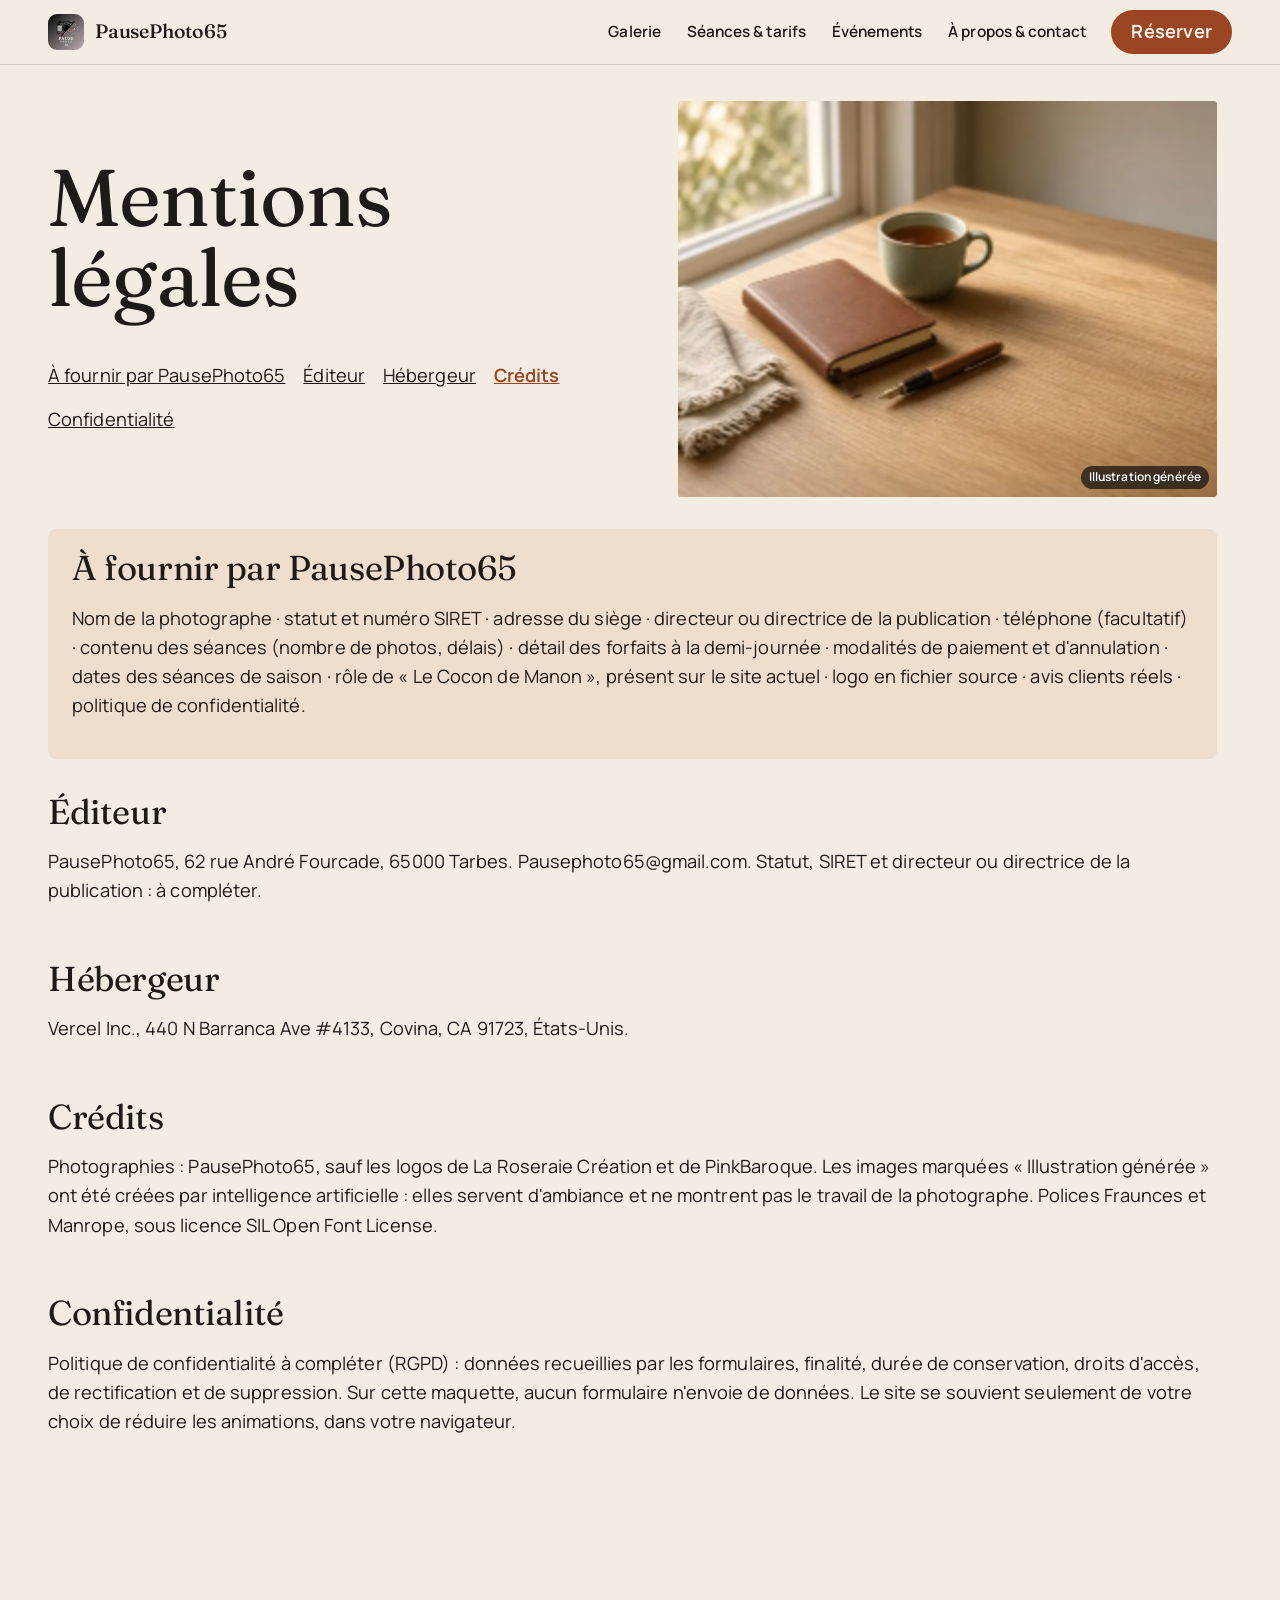
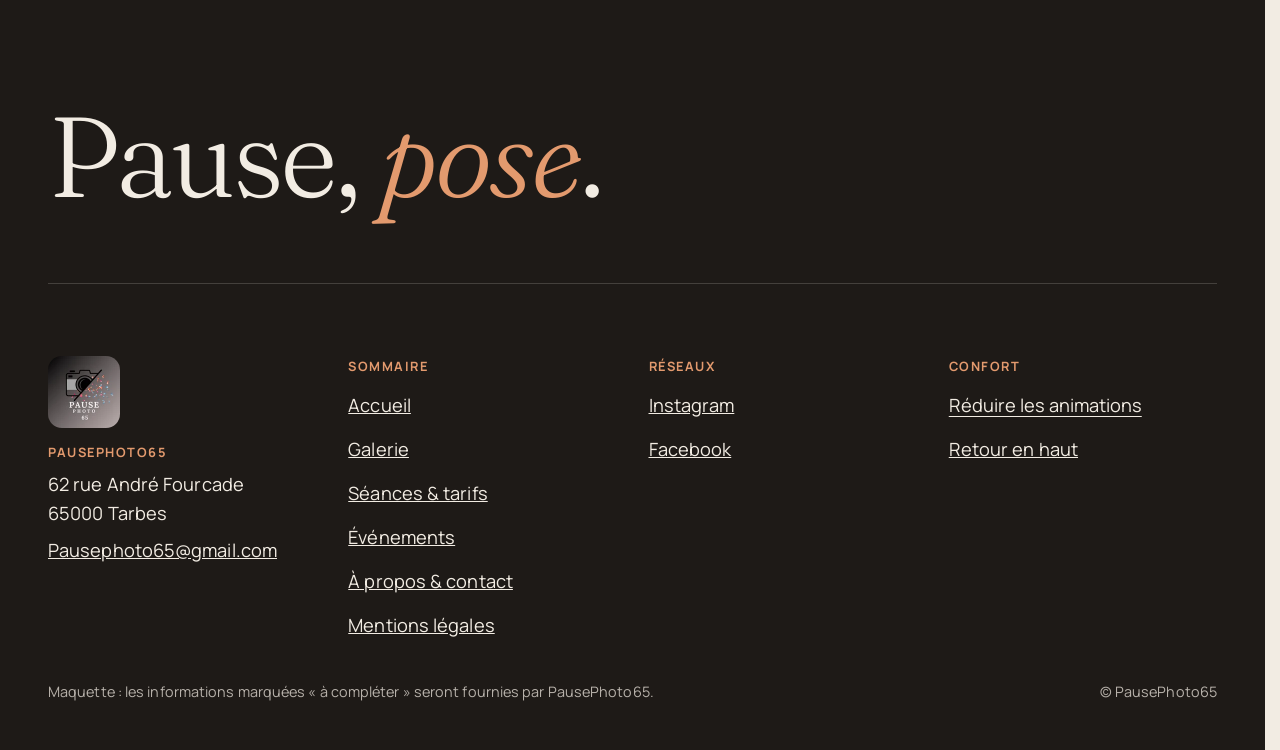
<file: mentions-legales.html>
<!doctype html>
<html lang="fr" data-v="3" data-gabarit="mentions-legales" data-page="mentions-legales" data-curseur>
<head>
<meta charset="utf-8">
<meta name="viewport" content="width=device-width, initial-scale=1, viewport-fit=cover">
<title>Mentions légales et confidentialité, PausePhoto65</title>
<meta name="description" content="Éditeur, hébergeur, crédits des photographies et des illustrations, politique de confidentialité du site PausePhoto65.">
<meta name="robots" content="noindex, nofollow">
<link rel="canonical" href="https://pausephoto65-maquette.vercel.app/mentions-legales">
<style>:root{--fond:#f2ece3;--texte:#1e1a17;--voile-fond:#1e1a17;--ouverture-fond:#f2ece3;--menu-fond:#f2ece3}:root { --entete-h: 72px; --barres-h: 0px; } html { background: var(--fond); color: var(--texte); scrollbar-gutter: stable; } body { margin: 0; background: var(--fond); } html.js:not(.calme):not(.secours):not([data-arrivee="retour"]) [data-anime] { opacity: 0; } html.js:not(.calme):not(.secours):not([data-arrivee="retour"]) [data-anime].vu { opacity: 1; } [data-voile] { position: fixed; inset: 0; z-index: 900; background: var(--voile-fond); transform: translateY(100%); visibility: hidden; pointer-events: none; } html[data-arrivee="voile"]:not(.voile-leve):not(.calme):not(.secours) [data-voile] { transform: none; visibility: visible; } html.calme [data-voile], html.secours [data-voile] { visibility: hidden !important; } .ouverture-panneau { position: fixed; inset: 0; z-index: 850; display: none; place-content: center; justify-items: center; background: var(--ouverture-fond, var(--voile-fond)); color: var(--fond); text-align: center; } html.js[data-arrivee="intro"]:not(.calme):not(.secours):not(.intro-finie) .ouverture-panneau { display: grid; } html.defilement-bloque, html.defilement-bloque body, html.js[data-arrivee="intro"]:not(.calme):not(.secours):not(.intro-finie), html.js[data-arrivee="intro"]:not(.calme):not(.secours):not(.intro-finie) body, html[data-arrivee="voile"]:not(.voile-leve):not(.calme):not(.secours), html[data-arrivee="voile"]:not(.voile-leve):not(.calme):not(.secours) body { overflow: hidden; } html.js[data-arrivee="intro"]:not(.calme):not(.secours):not(.intro-finie) { background-color: var(--ouverture-fond, var(--voile-fond)); } html[data-arrivee="voile"]:not(.voile-leve):not(.calme):not(.secours) { background-color: var(--voile-fond); }</style>
<script>(function () {
var d = document.documentElement, ss = null, ls = null;
try { ss = window.sessionStorage; ls = window.localStorage; } catch (e) {}
d.classList.add('js');
var calme = false;
try { calme = !!ls && ls.getItem('socle:calme') === 'oui'; } catch (e) {}
if (!calme && window.matchMedia && matchMedia('(prefers-reduced-motion: reduce)').matches) calme = true;
if (calme) d.classList.add('calme');
var nav = performance.getEntriesByType ? performance.getEntriesByType('navigation')[0] : null;
var type = nav ? nav.type : 'navigate';
var depart = null;
try { depart = JSON.parse(ss.getItem('socle:depart') || 'null'); ss.removeItem('socle:depart'); } catch (e) {}
if (depart && !(Date.now() - depart.t < 15000)) depart = null;
var retourSection = false;
try { retourSection = !!ss.getItem('socle:calme-retour'); } catch (e) {}
var mode = type === 'back_forward' || retourSection ? 'retour' : type === 'reload' ? 'intro' : depart ? 'voile' : 'intro';
d.setAttribute('data-arrivee', mode);
if (mode === 'voile' && depart.couleur) d.style.setProperty('--voile-fond', depart.couleur);
if (type === 'reload' && 'scrollRestoration' in history) {
if (!retourSection) history.scrollRestoration = 'manual';
}
try {
var choisie = ls && ls.getItem('socle:langue');
var langue = (d.lang || '').slice(0, 2);
if (choisie && choisie !== langue && type === 'navigate' && !depart) {
var alt = document.querySelector('link[rel="alternate"][hreflang="' + choisie + '"]');
if (alt) location.replace(new URL(alt.href).pathname + location.search + location.hash);
}
} catch (e) {}
setTimeout(function () { if (!d.classList.contains('demarre')) d.classList.add('secours'); }, 2000);
})();</script>
<link rel="preload" href="/assets/fonts/fraunces.woff2" as="font" type="font/woff2" crossorigin>
<link rel="preload" href="/assets/fonts/manrope.woff2" as="font" type="font/woff2" crossorigin>
<link rel="stylesheet" href="/assets/css/socle.css?v=3">
<link rel="stylesheet" href="/assets/css/site.css?v=3">
<link rel="modulepreload" href="/assets/js/site.js?v=3">
<link rel="modulepreload" href="/assets/js/socle/index.js?v=3">
<script src="/assets/vendor/gsap.min.js" defer></script>
<script src="/assets/vendor/ScrollTrigger.min.js" defer></script>
<script src="/assets/vendor/SplitText.min.js" defer></script>
<script type="module" src="/assets/js/site.js?v=3"></script>
<meta name="theme-color" content="#f2ece3">
<link rel="icon" href="/assets/images/favicon-32.png" sizes="32x32" type="image/png">
<link rel="icon" href="/assets/images/favicon-48.png" sizes="48x48" type="image/png">
<link rel="apple-touch-icon" href="/assets/images/apple-touch-icon.png">
<meta property="og:type" content="website">
<meta property="og:site_name" content="PausePhoto65">
<meta property="og:locale" content="fr_FR">
<meta property="og:title" content="Mentions légales et confidentialité, PausePhoto65">
<meta property="og:description" content="Éditeur, hébergeur, crédits des photographies et des illustrations, politique de confidentialité du site PausePhoto65.">
<meta property="og:url" content="https://pausephoto65-maquette.vercel.app/mentions-legales">
<meta property="og:image" content="https://pausephoto65-maquette.vercel.app/assets/partage/mentions-legales-fr.jpg">
<meta property="og:image:width" content="1200">
<meta property="og:image:height" content="630">
<meta property="og:image:alt" content="Mentions légales de PausePhoto65">
<meta name="twitter:card" content="summary_large_image">
<script type="application/ld+json">{"@context":"https://schema.org","@type":"LocalBusiness","name":"PausePhoto65","description":"Photographe à Tarbes, dans les Hautes-Pyrénées : portraits individuels et de famille, portraits professionnels, mariages et événements, au studio ou en extérieur.","url":"https://pausephoto65-maquette.vercel.app/","email":"Pausephoto65@gmail.com","address":{"@type":"PostalAddress","streetAddress":"62 rue André Fourcade","postalCode":"65000","addressLocality":"Tarbes","addressCountry":"FR"},"areaServed":["Tarbes","Lourdes","Bagnères-de-Bigorre","Lannemezan","Pau"],"priceRange":"75 € – 1 100 €","sameAs":["https://www.facebook.com/pausephoto65/","https://www.instagram.com/pausephoto65/"]}</script>
</head>
<body id="haut">
<div data-voile aria-hidden="true"><div class="voile-contenu"><svg class="voile-iris" viewBox="-100 -100 200 200" aria-hidden="true" focusable="false">
<path class="iris-lames" fill-rule="evenodd" d="M-100 0a100 100 0 1 0 200 0a100 100 0 1 0 -200 0ZM0 -30.00L23.45 -18.70L29.25 6.68L13.02 27.03L-13.02 27.03L-29.25 6.68L-23.45 -18.70Z"/>
<path class="iris-aretes" d="M23.45 -18.70L98.47 17.42M29.25 6.68L47.78 87.85M13.02 27.03L-38.90 92.13M-13.02 27.03L-96.28 27.03M-29.25 6.68L-81.16 -58.42M-23.45 -18.70L-4.93 -99.88M0 -30.00L75.02 -66.13"/>
<circle class="iris-bague" r="98.5"/>
</svg><span data-voile-libelle>Mentions légales</span></div></div>
<div class="ouverture-panneau" data-ouverture aria-hidden="true" data-gouttiere="#f2ece3">
  <div class="iris" style="--flou:url(/assets/images/grok/carnet-flou.webp)">
    <div class="iris-photo"><img src="/assets/images/grok/carnet-640.webp" alt="" width="640" height="430" decoding="async"></div>
    <svg class="iris-svg" viewBox="-100 -100 200 200" aria-hidden="true" focusable="false">
<path class="iris-lames" fill-rule="evenodd" d="M-100 0a100 100 0 1 0 200 0a100 100 0 1 0 -200 0ZM0 -58.00L45.35 -36.16L56.55 12.91L25.17 52.26L-25.17 52.26L-56.55 12.91L-45.35 -36.16Z"/>
<path class="iris-aretes" d="M45.35 -36.16L99.49 -10.09M56.55 12.91L69.92 71.49M25.17 52.26L-12.30 99.24M-25.17 52.26L-85.26 52.26M-56.55 12.91L-94.01 -34.08M-45.35 -36.16L-31.97 -94.75M0 -58.00L54.14 -84.07"/>
<circle class="iris-bague" r="98.5"/>
</svg>
  </div>
  <p class="ouverture-nom">PausePhoto65</p>
  <p class="ouverture-ligne">Photographe à Tarbes</p>
</div>
<a class="evitement" href="#contenu">Aller au contenu</a>
<header data-entete>
  <div class="entete-rangee">
    <a class="entete-logo" href="/" data-libelle="Accueil">
      <img src="/assets/images/logo/logo-72.webp" alt="" width="36" height="36"><span>PausePhoto65</span>
    </a>
    <nav data-nav aria-label="Navigation principale">
      <ul><li><a href="/galerie" data-libelle="Galerie">Galerie</a></li><li><a href="/seances" data-libelle="Séances &amp; tarifs">Séances &amp; tarifs</a></li><li><a href="/evenements" data-libelle="Événements">Événements</a></li><li><a href="/a-propos" data-libelle="À propos &amp; contact">À propos &amp; contact</a></li></ul>
    </nav>
    <div class="entete-actions">
      <a class="bouton bouton--petit" href="/seances#reservation" data-libelle="Séances &amp; tarifs" data-magnetique>Réserver</a>
      <button type="button" data-menu-bouton aria-controls="menu" aria-expanded="false" data-libelle-ouvrir="Menu" data-libelle-fermer="Fermer"><span class="menu-icone" aria-hidden="true"><span></span><span></span></span><span data-libelle-bouton>Menu</span></button>
    </div>
  </div>
</header>
<div id="menu" data-menu role="dialog" aria-modal="true" aria-label="Menu">
  <div class="menu-grille">
    <ul><li style="--i:0"><a href="/" class="menu-lien" data-libelle="Accueil"><span class="menu-num" aria-hidden="true">01</span><span>Accueil</span></a></li><li style="--i:1"><a href="/galerie" class="menu-lien" data-libelle="Galerie"><span class="menu-num" aria-hidden="true">02</span><span>Galerie</span></a></li><li style="--i:2"><a href="/seances" class="menu-lien" data-libelle="Séances &amp; tarifs"><span class="menu-num" aria-hidden="true">03</span><span>Séances &amp; tarifs</span></a></li><li style="--i:3"><a href="/evenements" class="menu-lien" data-libelle="Événements"><span class="menu-num" aria-hidden="true">04</span><span>Événements</span></a></li><li style="--i:4"><a href="/a-propos" class="menu-lien" data-libelle="À propos &amp; contact"><span class="menu-num" aria-hidden="true">05</span><span>À propos &amp; contact</span></a></li></ul>
    <div class="menu-cote">
      <p><a class="bouton" href="/seances#reservation" data-libelle="Séances &amp; tarifs">Réserver une séance</a></p>
      <p><a class="lien-fort" href="mailto:Pausephoto65@gmail.com">Pausephoto65@gmail.com</a></p>
      <p class="menu-adresse">62 rue André Fourcade, 65000 Tarbes</p>
      <p class="menu-reseaux"><a href="https://www.instagram.com/pausephoto65/" target="_blank" rel="noopener">Instagram<span class="visuellement-cache"> (nouvel onglet)</span></a> · <a href="https://www.facebook.com/pausephoto65/" target="_blank" rel="noopener">Facebook<span class="visuellement-cache"> (nouvel onglet)</span></a></p>
      <p><button type="button" class="lien" data-calme-bascule data-libelle-reduire="Réduire les animations" data-libelle-retablir="Rétablir les animations" data-libelle-systeme="Animations réduites par le réglage de votre appareil"><span data-libelle-bouton>Réduire les animations</span></button></p>
    </div>
  </div>
</div>
<main id="contenu" tabindex="-1" data-sans-action>
<div data-barre-lecture aria-hidden="true"></div>
<section class="page-tete page-tete--court" id="ouverture">
  <div class="page-tete-texte">
    <h1 class="titre-page" data-anime="gsap" data-entree>Mentions légales</h1>
    <nav data-sommaire aria-label="Sommaire" data-anime="gsap" data-entree><ul><li><a href="#fiche">À fournir par PausePhoto65</a></li><li><a href="#editeur">Éditeur</a></li><li><a href="#hebergeur">Hébergeur</a></li><li><a href="#credits">Crédits</a></li><li><a href="#confidentialite">Confidentialité</a></li></ul></nav>
  </div>
  <figure data-hero data-mise-au-point class="media page-tete-media" data-grok style="--flou:url(/assets/images/grok/carnet-flou.webp);--cadrage:50% 55%">
  <picture><source media="(max-width: 760px) and (orientation: portrait)" srcset="/assets/images/grok/carnet-mobile-640.webp 640w, /assets/images/grok/carnet-mobile-784.webp 784w" sizes="(max-width: 760px) 92vw, 40vw">
    <img src="/assets/images/grok/carnet-1168.webp" srcset="/assets/images/grok/carnet-640.webp 640w, /assets/images/grok/carnet-1168.webp 1168w" sizes="(max-width: 760px) 92vw, 40vw" alt="" width="1168" height="784" fetchpriority="high" loading="eager" decoding="async">
  </picture><figcaption class="mention-ia">Illustration générée</figcaption>
</figure>
</section>
<div class="texte-long conteneur" data-sans-visuel>
  <section id="fiche" class="fiche-client"><h2>À fournir par PausePhoto65</h2><p>Nom de la photographe · statut et numéro SIRET · adresse du siège · directeur ou directrice de la publication · téléphone (facultatif) · contenu des séances (nombre de photos, délais) · détail des forfaits à la demi-journée · modalités de paiement et d&#39;annulation · dates des séances de saison · rôle de « Le Cocon de Manon », présent sur le site actuel · logo en fichier source · avis clients réels · politique de confidentialité.</p></section><section id="editeur"><h2>Éditeur</h2><p>PausePhoto65, 62 rue André Fourcade, 65000 Tarbes. Pausephoto65@gmail.com. Statut, SIRET et directeur ou directrice de la publication : à compléter.</p></section><section id="hebergeur"><h2>Hébergeur</h2><p>Vercel Inc., 440 N Barranca Ave #4133, Covina, CA 91723, États-Unis.</p></section><section id="credits"><h2>Crédits</h2><p>Photographies : PausePhoto65, sauf les logos de La Roseraie Création et de PinkBaroque. Les images marquées « Illustration générée » ont été créées par intelligence artificielle : elles servent d&#39;ambiance et ne montrent pas le travail de la photographe. Polices Fraunces et Manrope, sous licence SIL Open Font License.</p></section><section id="confidentialite"><h2>Confidentialité</h2><p>Politique de confidentialité à compléter (RGPD) : données recueillies par les formulaires, finalité, durée de conservation, droits d&#39;accès, de rectification et de suppression. Sur cette maquette, aucun formulaire n&#39;envoie de données. Le site se souvient seulement de votre choix de réduire les animations, dans votre navigateur.</p></section>
</div>
</main>
<footer class="pied" id="pied">
  <div class="conteneur pied-haut">
    <p class="pied-mot" aria-hidden="true">Pause, <em>pose</em>.</p>
  </div>
  <div class="conteneur pied-grille">
    <div>
      <img class="pied-logo" src="/assets/images/logo/logo-144.webp" alt="Logo de PausePhoto65" width="72" height="72" loading="lazy">
      <p class="pied-titre">PausePhoto65</p>
      <p>62 rue André Fourcade<br>65000 Tarbes<br><a href="mailto:Pausephoto65@gmail.com">Pausephoto65@gmail.com</a></p>
    </div>
    <nav aria-label="Sommaire">
      <p class="pied-titre">Sommaire</p>
      <ul><li><a href="/" data-libelle="Accueil">Accueil</a></li><li><a href="/galerie" data-libelle="Galerie">Galerie</a></li><li><a href="/seances" data-libelle="Séances &amp; tarifs">Séances &amp; tarifs</a></li><li><a href="/evenements" data-libelle="Événements">Événements</a></li><li><a href="/a-propos" data-libelle="À propos &amp; contact">À propos &amp; contact</a></li><li><a href="/mentions-legales" data-libelle="Mentions légales" aria-current="page">Mentions légales</a></li></ul>
    </nav>
    <div>
      <p class="pied-titre">Réseaux</p>
      <ul><li><a href="https://www.instagram.com/pausephoto65/" target="_blank" rel="noopener">Instagram<span class="visuellement-cache"> (nouvel onglet)</span></a></li><li><a href="https://www.facebook.com/pausephoto65/" target="_blank" rel="noopener">Facebook<span class="visuellement-cache"> (nouvel onglet)</span></a></li></ul>
    </div>
    <div>
      <p class="pied-titre">Confort</p>
      <ul>
        <li><button type="button" class="lien" data-calme-bascule data-libelle-reduire="Réduire les animations" data-libelle-retablir="Rétablir les animations" data-libelle-systeme="Animations réduites par le réglage de votre appareil"><span data-libelle-bouton>Réduire les animations</span></button></li>
        <li><a href="#haut" data-sans-transition>Retour en haut</a></li>
      </ul>
    </div>
  </div>
  <div class="conteneur pied-bas"><p>Maquette : les informations marquées « à compléter » seront fournies par PausePhoto65.</p><p>© PausePhoto65</p></div>
</footer>
<div data-barre-fixe>
  <a class="bouton bouton--contour" href="mailto:Pausephoto65@gmail.com">Écrire</a>
  <a class="bouton" href="/seances#reservation" data-libelle="Séances &amp; tarifs">Réserver</a>
</div>
</body>
</html>
</file>
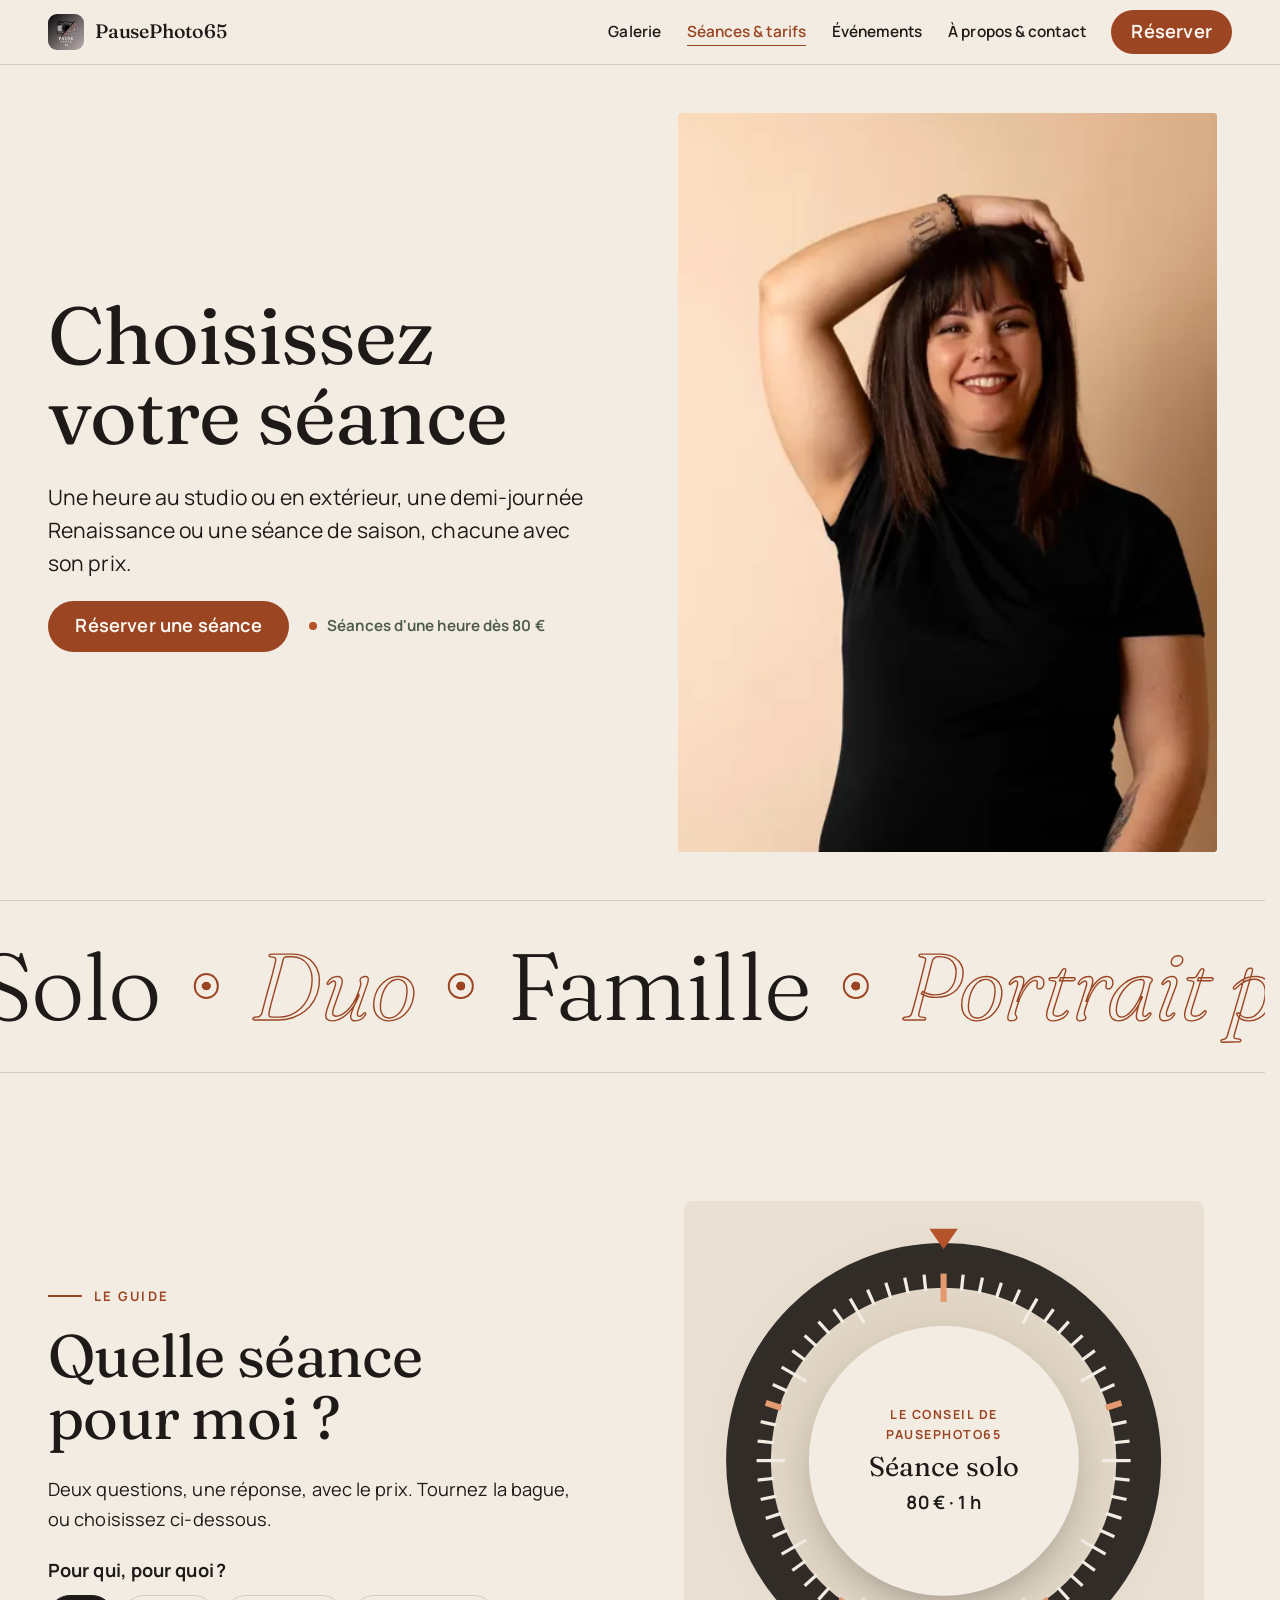
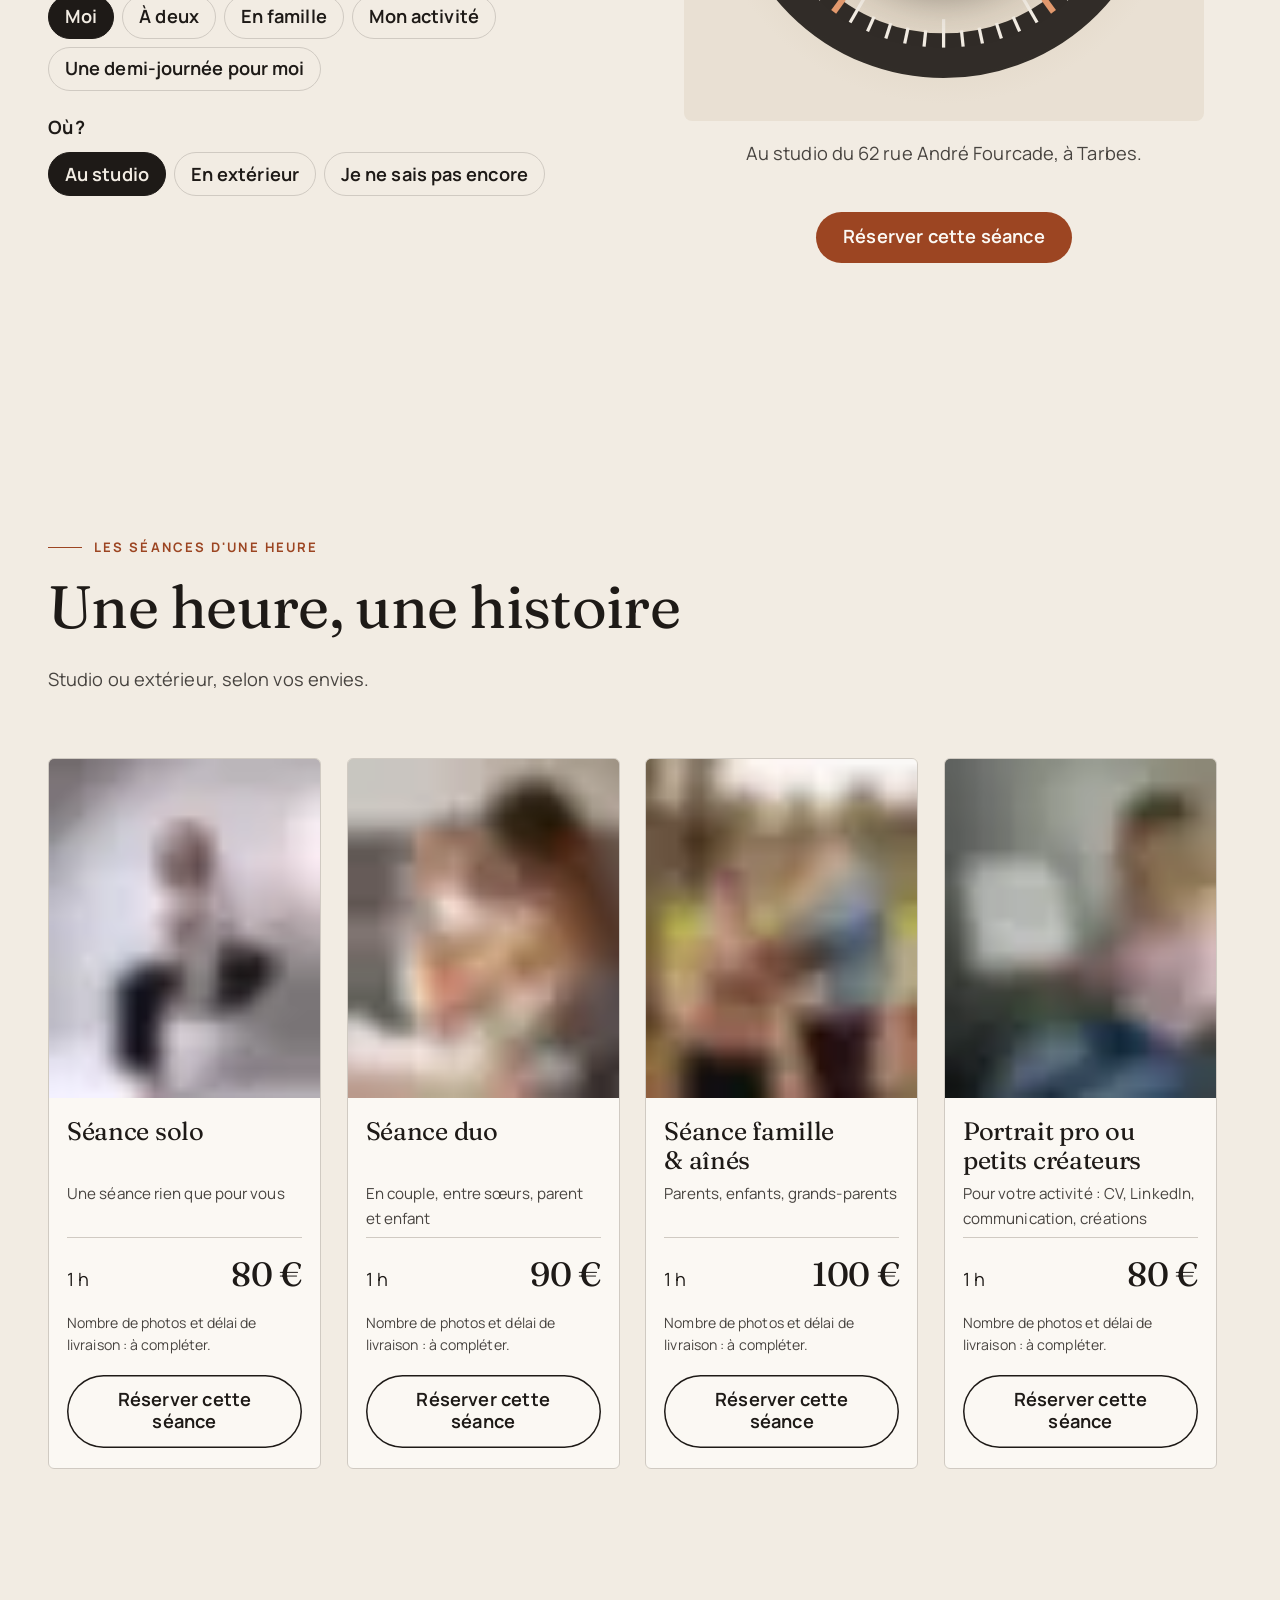
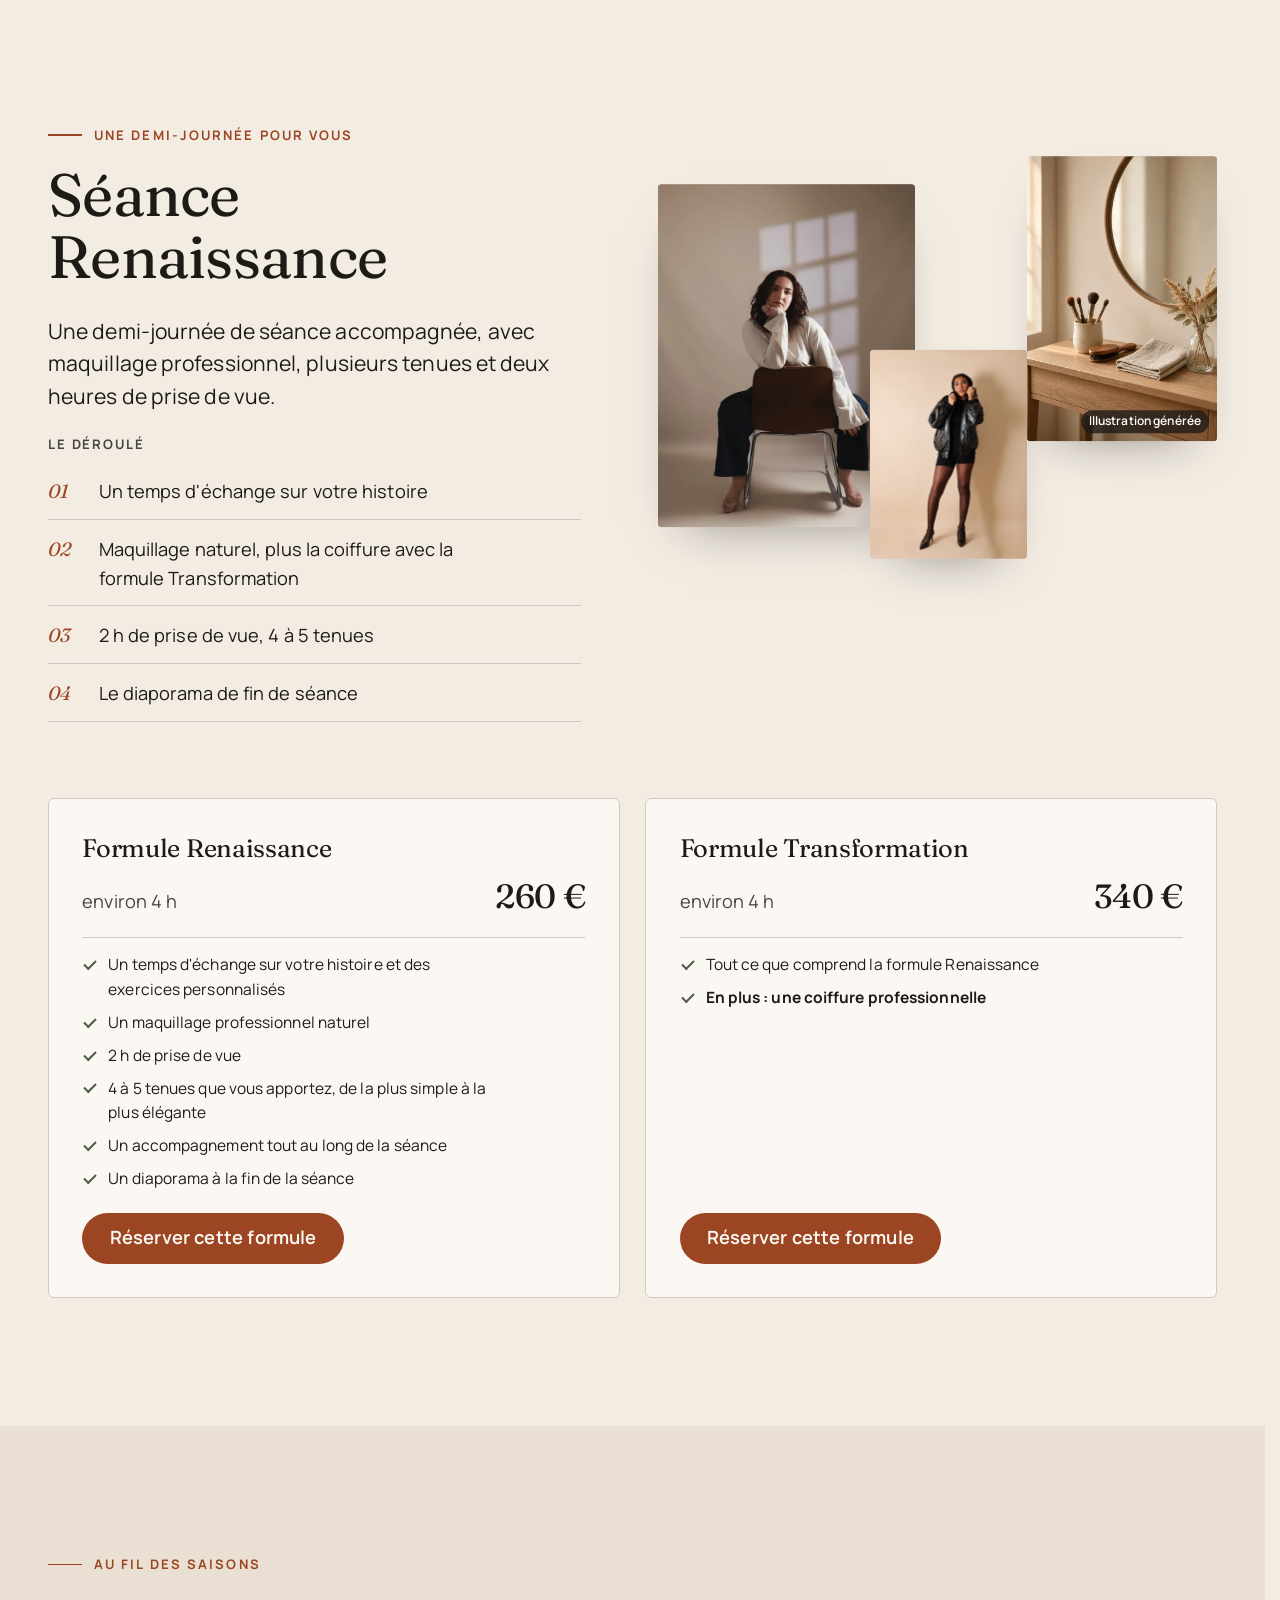
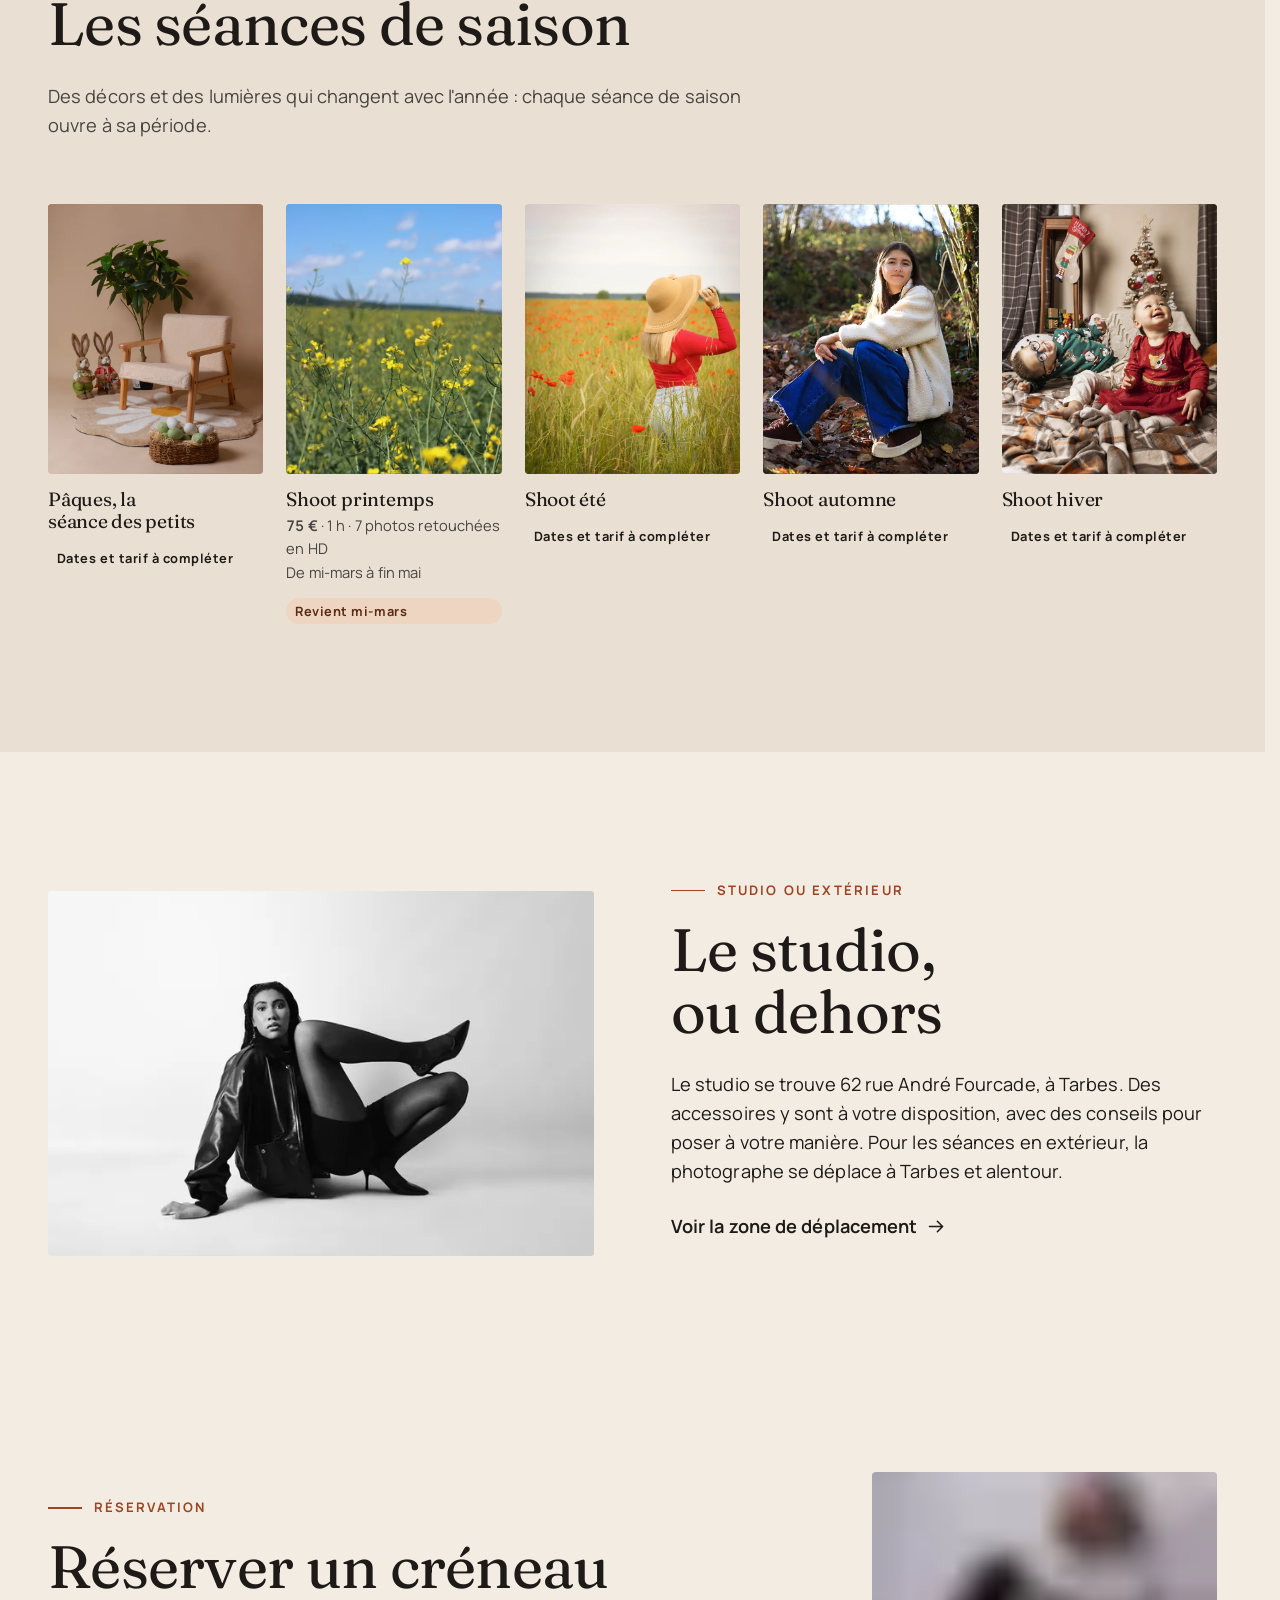
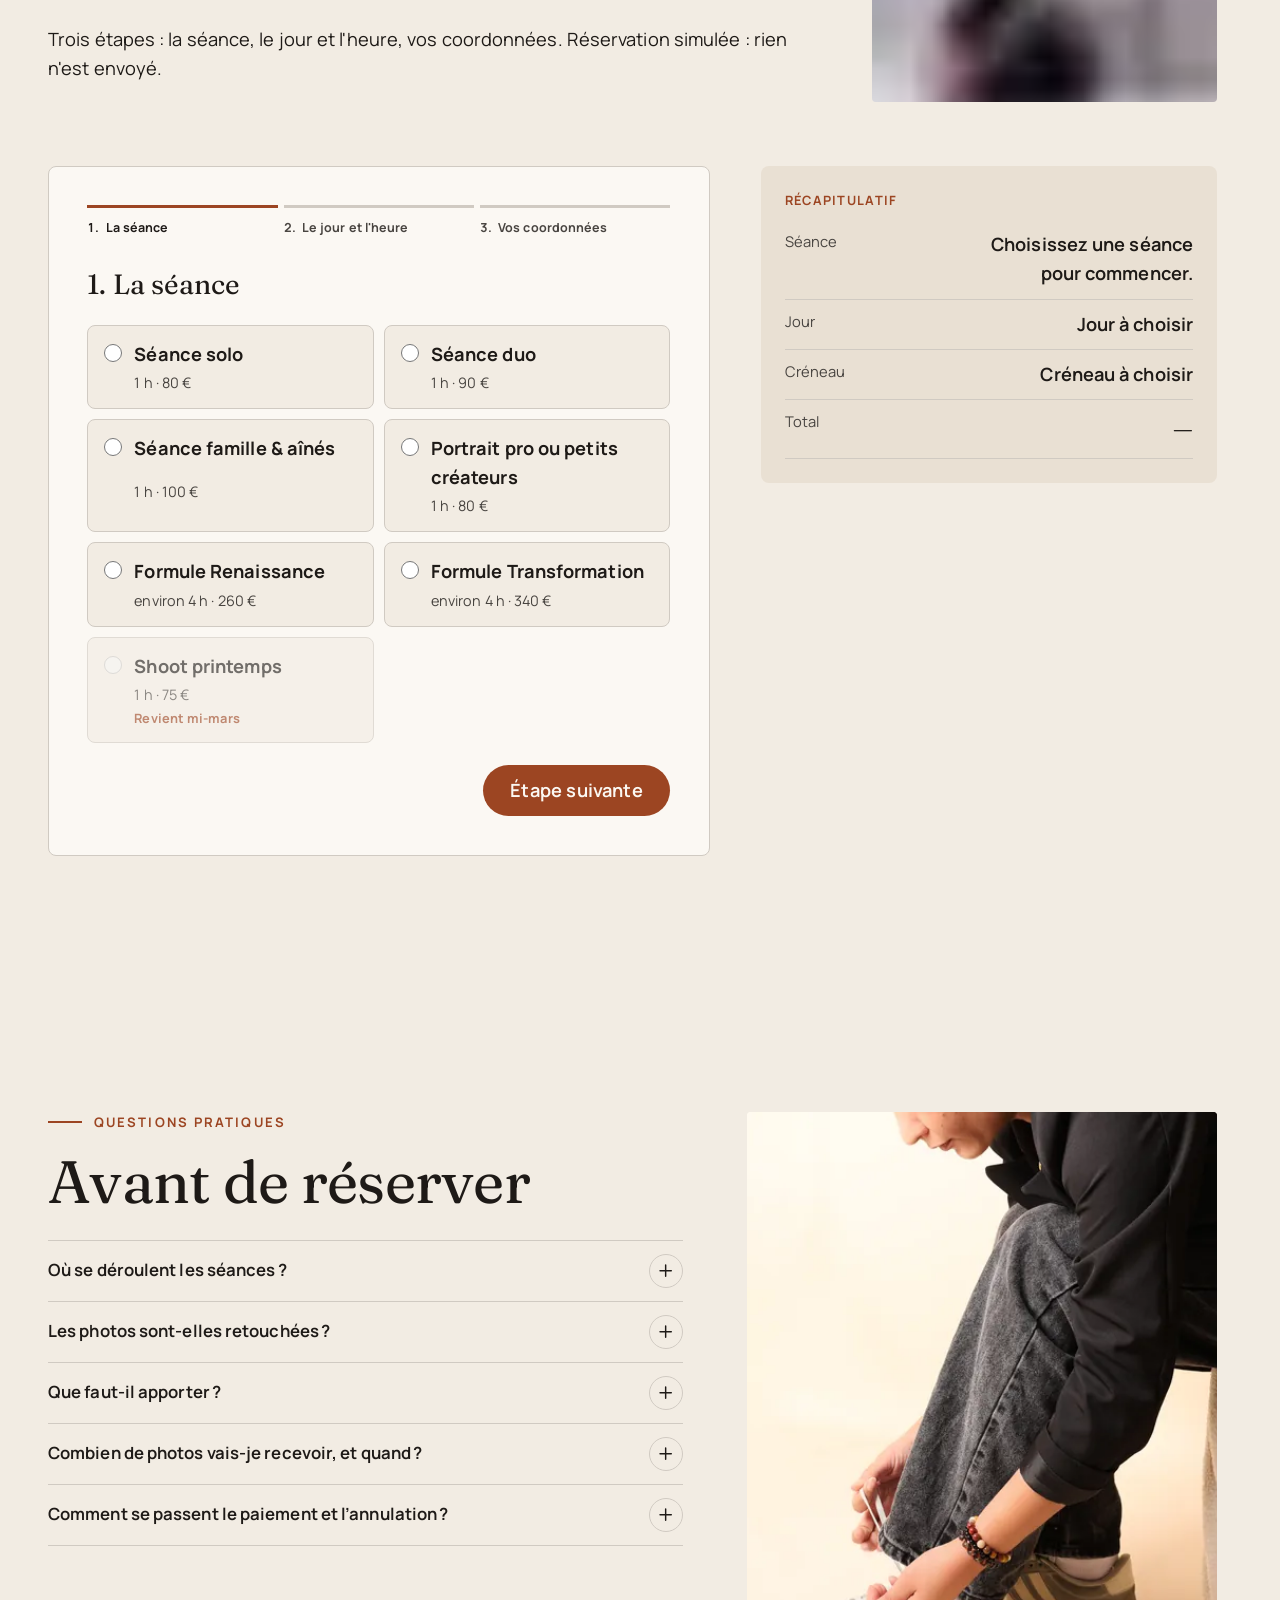
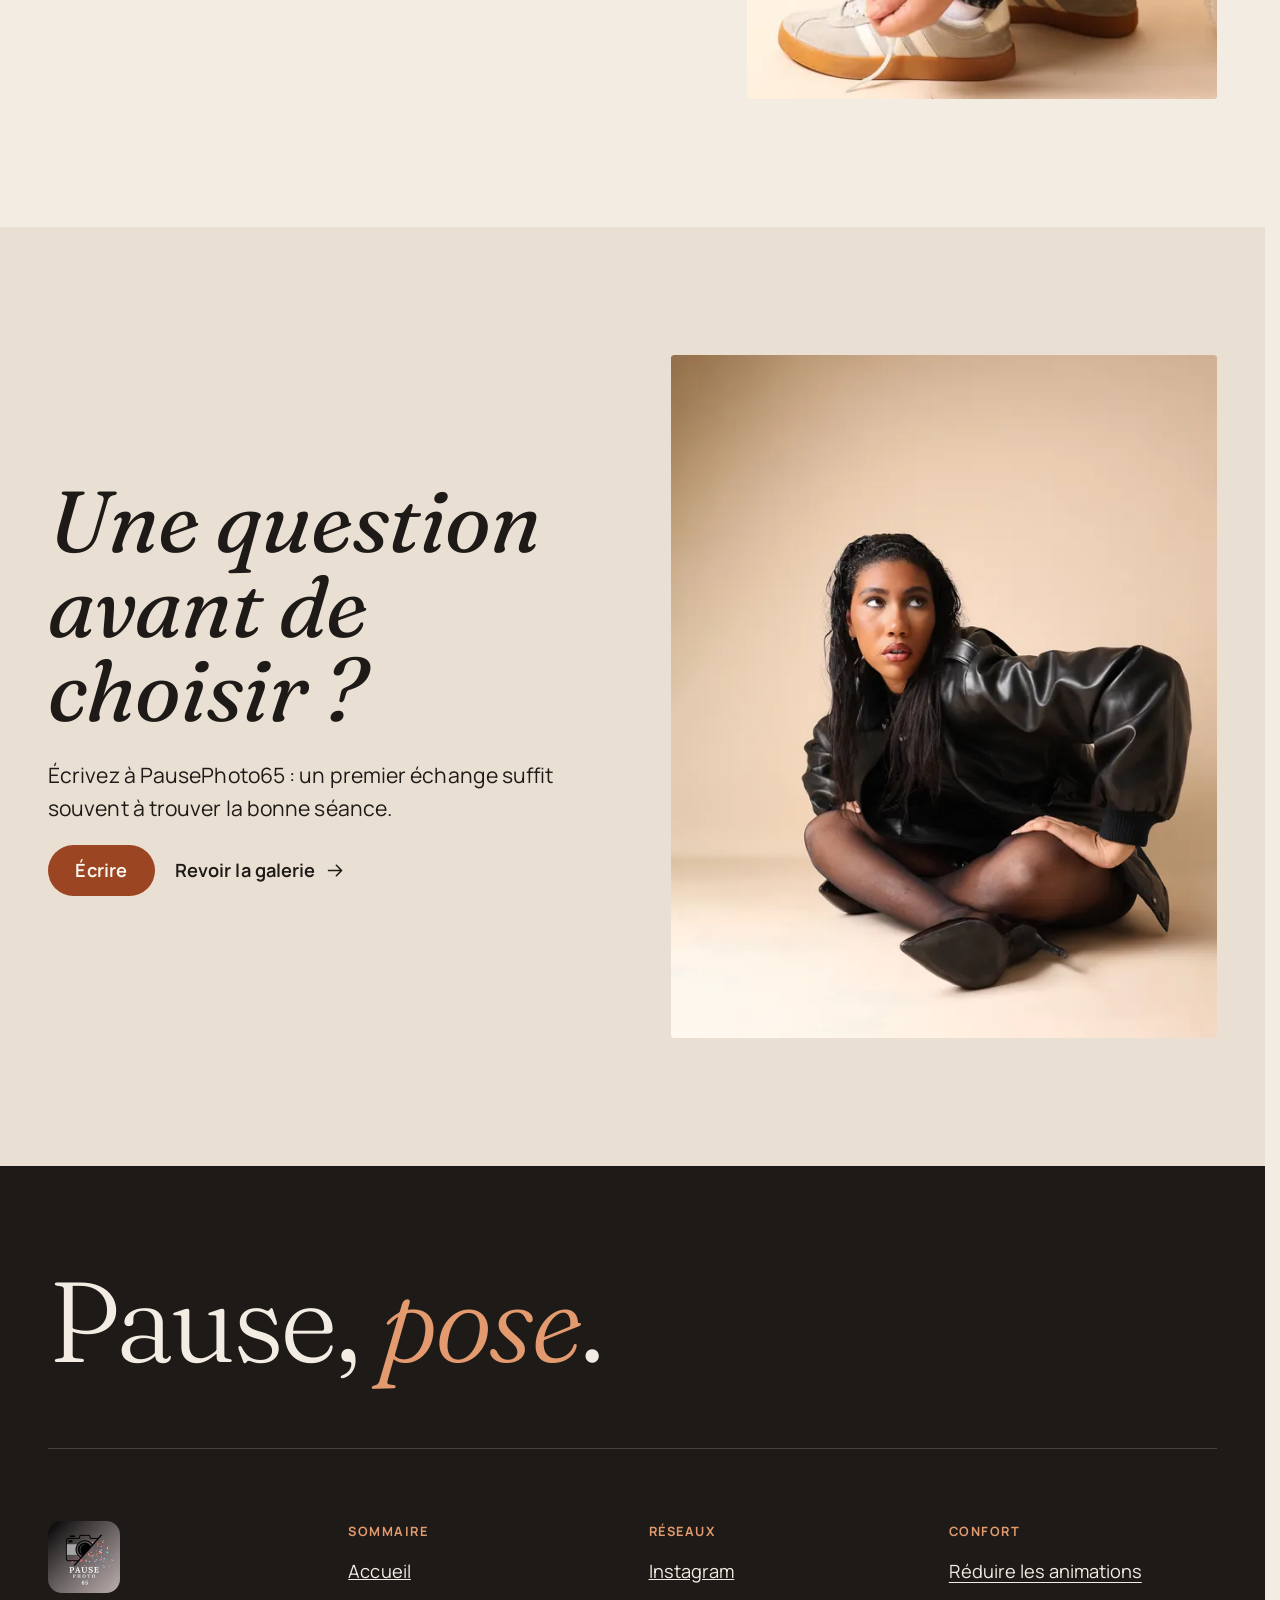
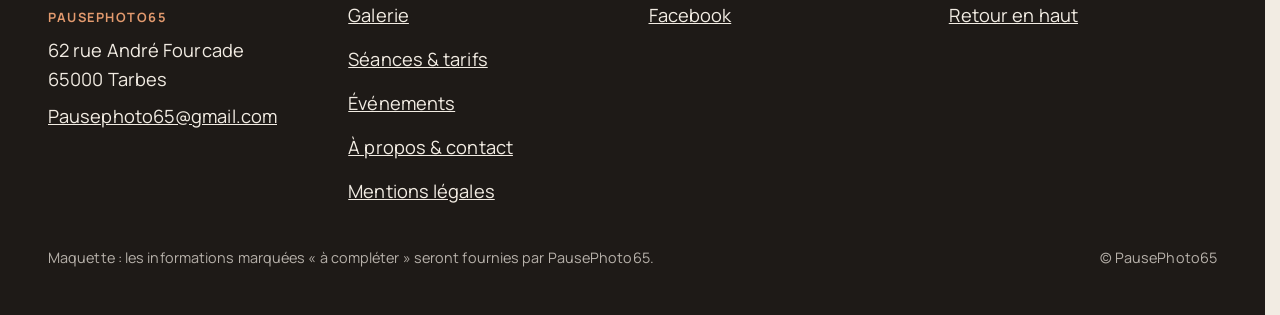
<file: seances.html>
<!doctype html>
<html lang="fr" data-v="3" data-gabarit="seances" data-page="seances" data-curseur>
<head>
<meta charset="utf-8">
<meta name="viewport" content="width=device-width, initial-scale=1, viewport-fit=cover">
<title>Séances et tarifs : solo, duo, famille, pro, PausePhoto65 à Tarbes</title>
<meta name="description" content="Séances photo d&#39;une heure à Tarbes dès 80 €, séance Renaissance d&#39;une demi-journée, séances de saison : choisissez votre séance et réservez votre créneau.">
<meta name="robots" content="noindex, nofollow">
<link rel="canonical" href="https://pausephoto65-maquette.vercel.app/seances">
<style>:root{--fond:#f2ece3;--texte:#1e1a17;--voile-fond:#1e1a17;--ouverture-fond:#f2ece3;--menu-fond:#f2ece3}:root { --entete-h: 72px; --barres-h: 0px; } html { background: var(--fond); color: var(--texte); scrollbar-gutter: stable; } body { margin: 0; background: var(--fond); } html.js:not(.calme):not(.secours):not([data-arrivee="retour"]) [data-anime] { opacity: 0; } html.js:not(.calme):not(.secours):not([data-arrivee="retour"]) [data-anime].vu { opacity: 1; } [data-voile] { position: fixed; inset: 0; z-index: 900; background: var(--voile-fond); transform: translateY(100%); visibility: hidden; pointer-events: none; } html[data-arrivee="voile"]:not(.voile-leve):not(.calme):not(.secours) [data-voile] { transform: none; visibility: visible; } html.calme [data-voile], html.secours [data-voile] { visibility: hidden !important; } .ouverture-panneau { position: fixed; inset: 0; z-index: 850; display: none; place-content: center; justify-items: center; background: var(--ouverture-fond, var(--voile-fond)); color: var(--fond); text-align: center; } html.js[data-arrivee="intro"]:not(.calme):not(.secours):not(.intro-finie) .ouverture-panneau { display: grid; } html.defilement-bloque, html.defilement-bloque body, html.js[data-arrivee="intro"]:not(.calme):not(.secours):not(.intro-finie), html.js[data-arrivee="intro"]:not(.calme):not(.secours):not(.intro-finie) body, html[data-arrivee="voile"]:not(.voile-leve):not(.calme):not(.secours), html[data-arrivee="voile"]:not(.voile-leve):not(.calme):not(.secours) body { overflow: hidden; } html.js[data-arrivee="intro"]:not(.calme):not(.secours):not(.intro-finie) { background-color: var(--ouverture-fond, var(--voile-fond)); } html[data-arrivee="voile"]:not(.voile-leve):not(.calme):not(.secours) { background-color: var(--voile-fond); }</style>
<script>(function () {
var d = document.documentElement, ss = null, ls = null;
try { ss = window.sessionStorage; ls = window.localStorage; } catch (e) {}
d.classList.add('js');
var calme = false;
try { calme = !!ls && ls.getItem('socle:calme') === 'oui'; } catch (e) {}
if (!calme && window.matchMedia && matchMedia('(prefers-reduced-motion: reduce)').matches) calme = true;
if (calme) d.classList.add('calme');
var nav = performance.getEntriesByType ? performance.getEntriesByType('navigation')[0] : null;
var type = nav ? nav.type : 'navigate';
var depart = null;
try { depart = JSON.parse(ss.getItem('socle:depart') || 'null'); ss.removeItem('socle:depart'); } catch (e) {}
if (depart && !(Date.now() - depart.t < 15000)) depart = null;
var retourSection = false;
try { retourSection = !!ss.getItem('socle:calme-retour'); } catch (e) {}
var mode = type === 'back_forward' || retourSection ? 'retour' : type === 'reload' ? 'intro' : depart ? 'voile' : 'intro';
d.setAttribute('data-arrivee', mode);
if (mode === 'voile' && depart.couleur) d.style.setProperty('--voile-fond', depart.couleur);
if (type === 'reload' && 'scrollRestoration' in history) {
if (!retourSection) history.scrollRestoration = 'manual';
}
try {
var choisie = ls && ls.getItem('socle:langue');
var langue = (d.lang || '').slice(0, 2);
if (choisie && choisie !== langue && type === 'navigate' && !depart) {
var alt = document.querySelector('link[rel="alternate"][hreflang="' + choisie + '"]');
if (alt) location.replace(new URL(alt.href).pathname + location.search + location.hash);
}
} catch (e) {}
setTimeout(function () { if (!d.classList.contains('demarre')) d.classList.add('secours'); }, 2000);
})();</script>
<link rel="preload" href="/assets/fonts/fraunces.woff2" as="font" type="font/woff2" crossorigin>
<link rel="preload" href="/assets/fonts/manrope.woff2" as="font" type="font/woff2" crossorigin>
<link rel="stylesheet" href="/assets/css/socle.css?v=3">
<link rel="stylesheet" href="/assets/css/site.css?v=3">
<link rel="modulepreload" href="/assets/js/site.js?v=3">
<link rel="modulepreload" href="/assets/js/socle/index.js?v=3">
<script src="/assets/vendor/gsap.min.js" defer></script>
<script src="/assets/vendor/ScrollTrigger.min.js" defer></script>
<script src="/assets/vendor/SplitText.min.js" defer></script>
<script type="module" src="/assets/js/site.js?v=3"></script>
<meta name="theme-color" content="#f2ece3">
<link rel="icon" href="/assets/images/favicon-32.png" sizes="32x32" type="image/png">
<link rel="icon" href="/assets/images/favicon-48.png" sizes="48x48" type="image/png">
<link rel="apple-touch-icon" href="/assets/images/apple-touch-icon.png">
<meta property="og:type" content="website">
<meta property="og:site_name" content="PausePhoto65">
<meta property="og:locale" content="fr_FR">
<meta property="og:title" content="Séances et tarifs : solo, duo, famille, pro, PausePhoto65 à Tarbes">
<meta property="og:description" content="Séances photo d&#39;une heure à Tarbes dès 80 €, séance Renaissance d&#39;une demi-journée, séances de saison : choisissez votre séance et réservez votre créneau.">
<meta property="og:url" content="https://pausephoto65-maquette.vercel.app/seances">
<meta property="og:image" content="https://pausephoto65-maquette.vercel.app/assets/partage/seances-fr.jpg">
<meta property="og:image:width" content="1200">
<meta property="og:image:height" content="630">
<meta property="og:image:alt" content="Séances photo PausePhoto65 à Tarbes, dès 80 €">
<meta name="twitter:card" content="summary_large_image">
<script type="application/ld+json">{"@context":"https://schema.org","@type":"LocalBusiness","name":"PausePhoto65","description":"Photographe à Tarbes, dans les Hautes-Pyrénées : portraits individuels et de famille, portraits professionnels, mariages et événements, au studio ou en extérieur.","url":"https://pausephoto65-maquette.vercel.app/","email":"Pausephoto65@gmail.com","address":{"@type":"PostalAddress","streetAddress":"62 rue André Fourcade","postalCode":"65000","addressLocality":"Tarbes","addressCountry":"FR"},"areaServed":["Tarbes","Lourdes","Bagnères-de-Bigorre","Lannemezan","Pau"],"priceRange":"75 € – 1 100 €","sameAs":["https://www.facebook.com/pausephoto65/","https://www.instagram.com/pausephoto65/"]}</script>
</head>
<body id="haut">
<div data-voile aria-hidden="true"><div class="voile-contenu"><svg class="voile-iris" viewBox="-100 -100 200 200" aria-hidden="true" focusable="false">
<path class="iris-lames" fill-rule="evenodd" d="M-100 0a100 100 0 1 0 200 0a100 100 0 1 0 -200 0ZM0 -30.00L23.45 -18.70L29.25 6.68L13.02 27.03L-13.02 27.03L-29.25 6.68L-23.45 -18.70Z"/>
<path class="iris-aretes" d="M23.45 -18.70L98.47 17.42M29.25 6.68L47.78 87.85M13.02 27.03L-38.90 92.13M-13.02 27.03L-96.28 27.03M-29.25 6.68L-81.16 -58.42M-23.45 -18.70L-4.93 -99.88M0 -30.00L75.02 -66.13"/>
<circle class="iris-bague" r="98.5"/>
</svg><span data-voile-libelle>Séances &amp; tarifs</span></div></div>
<div class="ouverture-panneau" data-ouverture aria-hidden="true" data-gouttiere="#f2ece3">
  <div class="iris" style="--flou:url(/assets/images/photos/studio-robe-noire-sourire-flou.webp)">
    <div class="iris-photo"><img src="/assets/images/photos/studio-robe-noire-sourire-640.webp" alt="" width="640" height="603" decoding="async"></div>
    <svg class="iris-svg" viewBox="-100 -100 200 200" aria-hidden="true" focusable="false">
<path class="iris-lames" fill-rule="evenodd" d="M-100 0a100 100 0 1 0 200 0a100 100 0 1 0 -200 0ZM0 -58.00L45.35 -36.16L56.55 12.91L25.17 52.26L-25.17 52.26L-56.55 12.91L-45.35 -36.16Z"/>
<path class="iris-aretes" d="M45.35 -36.16L99.49 -10.09M56.55 12.91L69.92 71.49M25.17 52.26L-12.30 99.24M-25.17 52.26L-85.26 52.26M-56.55 12.91L-94.01 -34.08M-45.35 -36.16L-31.97 -94.75M0 -58.00L54.14 -84.07"/>
<circle class="iris-bague" r="98.5"/>
</svg>
  </div>
  <p class="ouverture-nom">PausePhoto65</p>
  <p class="ouverture-ligne">Photographe à Tarbes</p>
</div>
<a class="evitement" href="#contenu">Aller au contenu</a>
<header data-entete>
  <div class="entete-rangee">
    <a class="entete-logo" href="/" data-libelle="Accueil">
      <img src="/assets/images/logo/logo-72.webp" alt="" width="36" height="36"><span>PausePhoto65</span>
    </a>
    <nav data-nav aria-label="Navigation principale">
      <ul><li><a href="/galerie" data-libelle="Galerie">Galerie</a></li><li><a href="/seances" data-libelle="Séances &amp; tarifs" aria-current="page">Séances &amp; tarifs</a></li><li><a href="/evenements" data-libelle="Événements">Événements</a></li><li><a href="/a-propos" data-libelle="À propos &amp; contact">À propos &amp; contact</a></li></ul>
    </nav>
    <div class="entete-actions">
      <a class="bouton bouton--petit" href="/seances#reservation" data-libelle="Séances &amp; tarifs" data-magnetique>Réserver</a>
      <button type="button" data-menu-bouton aria-controls="menu" aria-expanded="false" data-libelle-ouvrir="Menu" data-libelle-fermer="Fermer"><span class="menu-icone" aria-hidden="true"><span></span><span></span></span><span data-libelle-bouton>Menu</span></button>
    </div>
  </div>
</header>
<div id="menu" data-menu role="dialog" aria-modal="true" aria-label="Menu">
  <div class="menu-grille">
    <ul><li style="--i:0"><a href="/" class="menu-lien" data-libelle="Accueil"><span class="menu-num" aria-hidden="true">01</span><span>Accueil</span></a></li><li style="--i:1"><a href="/galerie" class="menu-lien" data-libelle="Galerie"><span class="menu-num" aria-hidden="true">02</span><span>Galerie</span></a></li><li style="--i:2"><a href="/seances" class="menu-lien" data-libelle="Séances &amp; tarifs" aria-current="page"><span class="menu-num" aria-hidden="true">03</span><span>Séances &amp; tarifs</span></a></li><li style="--i:3"><a href="/evenements" class="menu-lien" data-libelle="Événements"><span class="menu-num" aria-hidden="true">04</span><span>Événements</span></a></li><li style="--i:4"><a href="/a-propos" class="menu-lien" data-libelle="À propos &amp; contact"><span class="menu-num" aria-hidden="true">05</span><span>À propos &amp; contact</span></a></li></ul>
    <div class="menu-cote">
      <p><a class="bouton" href="/seances#reservation" data-libelle="Séances &amp; tarifs">Réserver une séance</a></p>
      <p><a class="lien-fort" href="mailto:Pausephoto65@gmail.com">Pausephoto65@gmail.com</a></p>
      <p class="menu-adresse">62 rue André Fourcade, 65000 Tarbes</p>
      <p class="menu-reseaux"><a href="https://www.instagram.com/pausephoto65/" target="_blank" rel="noopener">Instagram<span class="visuellement-cache"> (nouvel onglet)</span></a> · <a href="https://www.facebook.com/pausephoto65/" target="_blank" rel="noopener">Facebook<span class="visuellement-cache"> (nouvel onglet)</span></a></p>
      <p><button type="button" class="lien" data-calme-bascule data-libelle-reduire="Réduire les animations" data-libelle-retablir="Rétablir les animations" data-libelle-systeme="Animations réduites par le réglage de votre appareil"><span data-libelle-bouton>Réduire les animations</span></button></p>
    </div>
  </div>
</div>
<main id="contenu" tabindex="-1">
<section class="page-tete ecran" id="ouverture">
  <div class="page-tete-texte">
    <h1 class="titre-page" data-anime="gsap" data-entree>Choisissez votre séance</h1>
    <p class="texte-large" data-anime="gsap" data-entree>Une heure au studio ou en extérieur, une demi-journée Renaissance ou une séance de saison, chacune avec son prix.</p>
    <p class="actions" data-anime="gsap" data-entree><a class="bouton" href="#reservation" data-action-principale data-magnetique>Réserver une séance</a> <span class="info-cle" data-info-cle>Séances d&#39;une heure dès 80 €</span></p>
  </div>
  <figure data-hero data-mise-au-point class="media page-tete-media" style="--flou:url(/assets/images/photos/studio-robe-noire-sourire-flou.webp);--cadrage:50% 30%;--cadrage-mobile:50% 25%">
  <picture>
    <img src="/assets/images/photos/studio-robe-noire-sourire-1280.webp" srcset="/assets/images/photos/studio-robe-noire-sourire-640.webp 640w, /assets/images/photos/studio-robe-noire-sourire-1280.webp 1280w, /assets/images/photos/studio-robe-noire-sourire-1920.webp 1920w" sizes="(max-width: 760px) 92vw, 42vw" alt="Femme souriante en robe noire, une main dans les cheveux, fond beige" width="1280" height="1207" fetchpriority="high" loading="eager" decoding="async">
  </picture>
</figure>
</section>
<div class="bandeau" data-bandeau data-sens="-1" aria-hidden="true" data-audit-ignorer><div class="bandeau-piste"><div class="bandeau-suite"><span class="bandeau-mot">Solo</span><span class="bandeau-sep"></span><span class="bandeau-mot bandeau-mot--trait">Duo</span><span class="bandeau-sep"></span><span class="bandeau-mot">Famille</span><span class="bandeau-sep"></span><span class="bandeau-mot bandeau-mot--trait">Portrait pro</span><span class="bandeau-sep"></span><span class="bandeau-mot">Renaissance</span><span class="bandeau-sep"></span><span class="bandeau-mot bandeau-mot--trait">Saisons</span><span class="bandeau-sep"></span></div><div class="bandeau-suite"><span class="bandeau-mot">Solo</span><span class="bandeau-sep"></span><span class="bandeau-mot bandeau-mot--trait">Duo</span><span class="bandeau-sep"></span><span class="bandeau-mot">Famille</span><span class="bandeau-sep"></span><span class="bandeau-mot bandeau-mot--trait">Portrait pro</span><span class="bandeau-sep"></span><span class="bandeau-mot">Renaissance</span><span class="bandeau-sep"></span><span class="bandeau-mot bandeau-mot--trait">Saisons</span><span class="bandeau-sep"></span></div></div></div>
<section class="section guide" id="guide" data-guide>
  <div class="conteneur guide-grille">
    <div class="guide-texte">
      <p class="sur"><span class="sur-trait" aria-hidden="true"></span>Le guide</p>
      <h2 class="titre-section" data-anime>Quelle séance pour moi ?</h2>
      <p data-anime>Deux questions, une réponse, avec le prix. Tournez la bague, ou choisissez ci-dessous.</p>
      <fieldset class="choix" data-anime>
        <legend>Pour qui, pour quoi ?</legend>
        <div class="choix-liste"><label class="puce"><input type="radio" name="guide-qui" value="solo" checked><span>Moi</span></label><label class="puce"><input type="radio" name="guide-qui" value="duo"><span>À deux</span></label><label class="puce"><input type="radio" name="guide-qui" value="famille"><span>En famille</span></label><label class="puce"><input type="radio" name="guide-qui" value="pro"><span>Mon activité</span></label><label class="puce"><input type="radio" name="guide-qui" value="renaissance"><span>Une demi-journée pour moi</span></label></div>
      </fieldset>
      <fieldset class="choix" data-anime>
        <legend>Où ?</legend>
        <div class="choix-liste">
          <label class="puce"><input type="radio" name="guide-ou" value="studio" checked><span>Au studio</span></label>
          <label class="puce"><input type="radio" name="guide-ou" value="exterieur"><span>En extérieur</span></label>
          <label class="puce"><input type="radio" name="guide-ou" value="indifferent"><span>Je ne sais pas encore</span></label>
        </div>
      </fieldset>
    </div>
    <div class="guide-visuel">
      <div class="bague" data-bague>
        <div class="bague-fond" aria-hidden="true"></div>
        <svg class="bague-svg" viewBox="-110 -110 220 220" aria-hidden="true" focusable="false">
          <circle class="bague-anneau" r="96"/>
          <g class="bague-graduations" data-bague-graduations><line x1="0" y1="-78" x2="0" y2="-92" transform="rotate(0)"/><line x1="0" y1="-84" x2="0" y2="-92" transform="rotate(6)"/><line x1="0" y1="-84" x2="0" y2="-92" transform="rotate(12)"/><line x1="0" y1="-84" x2="0" y2="-92" transform="rotate(18)"/><line x1="0" y1="-84" x2="0" y2="-92" transform="rotate(24)"/><line x1="0" y1="-78" x2="0" y2="-92" transform="rotate(30)"/><line x1="0" y1="-84" x2="0" y2="-92" transform="rotate(36)"/><line x1="0" y1="-84" x2="0" y2="-92" transform="rotate(42)"/><line x1="0" y1="-84" x2="0" y2="-92" transform="rotate(48)"/><line x1="0" y1="-84" x2="0" y2="-92" transform="rotate(54)"/><line x1="0" y1="-78" x2="0" y2="-92" transform="rotate(60)"/><line x1="0" y1="-84" x2="0" y2="-92" transform="rotate(66)"/><line x1="0" y1="-84" x2="0" y2="-92" transform="rotate(72)"/><line x1="0" y1="-84" x2="0" y2="-92" transform="rotate(78)"/><line x1="0" y1="-84" x2="0" y2="-92" transform="rotate(84)"/><line x1="0" y1="-78" x2="0" y2="-92" transform="rotate(90)"/><line x1="0" y1="-84" x2="0" y2="-92" transform="rotate(96)"/><line x1="0" y1="-84" x2="0" y2="-92" transform="rotate(102)"/><line x1="0" y1="-84" x2="0" y2="-92" transform="rotate(108)"/><line x1="0" y1="-84" x2="0" y2="-92" transform="rotate(114)"/><line x1="0" y1="-78" x2="0" y2="-92" transform="rotate(120)"/><line x1="0" y1="-84" x2="0" y2="-92" transform="rotate(126)"/><line x1="0" y1="-84" x2="0" y2="-92" transform="rotate(132)"/><line x1="0" y1="-84" x2="0" y2="-92" transform="rotate(138)"/><line x1="0" y1="-84" x2="0" y2="-92" transform="rotate(144)"/><line x1="0" y1="-78" x2="0" y2="-92" transform="rotate(150)"/><line x1="0" y1="-84" x2="0" y2="-92" transform="rotate(156)"/><line x1="0" y1="-84" x2="0" y2="-92" transform="rotate(162)"/><line x1="0" y1="-84" x2="0" y2="-92" transform="rotate(168)"/><line x1="0" y1="-84" x2="0" y2="-92" transform="rotate(174)"/><line x1="0" y1="-78" x2="0" y2="-92" transform="rotate(180)"/><line x1="0" y1="-84" x2="0" y2="-92" transform="rotate(186)"/><line x1="0" y1="-84" x2="0" y2="-92" transform="rotate(192)"/><line x1="0" y1="-84" x2="0" y2="-92" transform="rotate(198)"/><line x1="0" y1="-84" x2="0" y2="-92" transform="rotate(204)"/><line x1="0" y1="-78" x2="0" y2="-92" transform="rotate(210)"/><line x1="0" y1="-84" x2="0" y2="-92" transform="rotate(216)"/><line x1="0" y1="-84" x2="0" y2="-92" transform="rotate(222)"/><line x1="0" y1="-84" x2="0" y2="-92" transform="rotate(228)"/><line x1="0" y1="-84" x2="0" y2="-92" transform="rotate(234)"/><line x1="0" y1="-78" x2="0" y2="-92" transform="rotate(240)"/><line x1="0" y1="-84" x2="0" y2="-92" transform="rotate(246)"/><line x1="0" y1="-84" x2="0" y2="-92" transform="rotate(252)"/><line x1="0" y1="-84" x2="0" y2="-92" transform="rotate(258)"/><line x1="0" y1="-84" x2="0" y2="-92" transform="rotate(264)"/><line x1="0" y1="-78" x2="0" y2="-92" transform="rotate(270)"/><line x1="0" y1="-84" x2="0" y2="-92" transform="rotate(276)"/><line x1="0" y1="-84" x2="0" y2="-92" transform="rotate(282)"/><line x1="0" y1="-84" x2="0" y2="-92" transform="rotate(288)"/><line x1="0" y1="-84" x2="0" y2="-92" transform="rotate(294)"/><line x1="0" y1="-78" x2="0" y2="-92" transform="rotate(300)"/><line x1="0" y1="-84" x2="0" y2="-92" transform="rotate(306)"/><line x1="0" y1="-84" x2="0" y2="-92" transform="rotate(312)"/><line x1="0" y1="-84" x2="0" y2="-92" transform="rotate(318)"/><line x1="0" y1="-84" x2="0" y2="-92" transform="rotate(324)"/><line x1="0" y1="-78" x2="0" y2="-92" transform="rotate(330)"/><line x1="0" y1="-84" x2="0" y2="-92" transform="rotate(336)"/><line x1="0" y1="-84" x2="0" y2="-92" transform="rotate(342)"/><line x1="0" y1="-84" x2="0" y2="-92" transform="rotate(348)"/><line x1="0" y1="-84" x2="0" y2="-92" transform="rotate(354)"/></g>
          <path class="bague-repere" d="M0 -104 L7 -114 L-7 -114 Z"/>
          <circle class="bague-centre" r="60"/>
        </svg>
        <div class="bague-resultat" data-guide-resultat aria-live="polite">
          <p class="bague-sur">Le conseil de PausePhoto65</p>
          <div class="bague-choix" data-guide-pour="solo">
            <p class="bague-nom">Séance solo</p>
            <p class="bague-prix"><span class="prix " data-prix>80 €</span> · 1 h</p>
          </div><div class="bague-choix" data-guide-pour="duo" hidden>
            <p class="bague-nom">Séance duo</p>
            <p class="bague-prix"><span class="prix " data-prix>90 €</span> · 1 h</p>
          </div><div class="bague-choix" data-guide-pour="famille" hidden>
            <p class="bague-nom">Séance famille &amp; aînés</p>
            <p class="bague-prix"><span class="prix " data-prix>100 €</span> · 1 h</p>
          </div><div class="bague-choix" data-guide-pour="pro" hidden>
            <p class="bague-nom">Portrait pro ou petits créateurs</p>
            <p class="bague-prix"><span class="prix " data-prix>80 €</span> · 1 h</p>
          </div><div class="bague-choix" data-guide-pour="renaissance" hidden>
            <p class="bague-nom">Formule Renaissance</p>
            <p class="bague-prix">dès <span class="prix " data-prix>260 €</span> · environ 4 h</p>
          </div>
        </div>
      </div>
      <p class="guide-lieu" data-guide-lieu data-studio="Au studio du 62 rue André Fourcade, à Tarbes." data-exterieur="En extérieur, à Tarbes ou alentour : la fin de journée donne la lumière la plus douce." data-indifferent="Au studio ou en extérieur : on en parle au premier échange.">Au studio du 62 rue André Fourcade, à Tarbes.</p>
      <p><a class="bouton" href="?seance=solo#reservation" data-guide-lien data-vers-reservation>Réserver cette séance</a></p>
    </div>
  </div>
</section>
<section class="section seances-heure" id="seances-heure">
  <div class="conteneur">
    <div class="tete-section">
      <p class="sur"><span class="sur-trait" aria-hidden="true"></span>Les séances d&#39;une heure</p>
      <h2 class="titre-section" data-anime>Une heure, une histoire</h2>
      <p data-anime>Studio ou extérieur, selon vos envies.</p>
    </div>
    <ul class="fiches">
      <li class="fiche" id="seance-solo" data-anime data-inclinaison>
        <figure data-mise-au-point class="media fiche-media" style="--flou:url(/assets/images/photos/studio-chaise-pull-blanc-flou.webp);--cadrage:50% 30%;aspect-ratio:4 / 5">
  <picture>
    <img src="/assets/images/photos/studio-chaise-pull-blanc-1280.webp" srcset="/assets/images/photos/studio-chaise-pull-blanc-640.webp 640w, /assets/images/photos/studio-chaise-pull-blanc-1280.webp 1280w, /assets/images/photos/studio-chaise-pull-blanc-1920.webp 1920w" sizes="(max-width: 760px) 86vw, 24vw" alt="Jeune femme assise sur une chaise, pull blanc, la main contre la joue" width="1280" height="1690" loading="lazy" decoding="async">
  </picture>
</figure>
        <div class="fiche-corps">
          <h3>Séance solo</h3>
          <p class="fiche-pour">Une séance rien que pour vous</p>
          <p class="fiche-ligne"><span>1 h</span><span class="prix prix--grand" data-prix>80 €</span></p>
          <p class="fiche-inclus">Nombre de photos et délai de livraison : à compléter.</p>
          <a class="bouton bouton--contour" href="?seance=solo#reservation" data-vers-reservation data-seance="solo">Réserver cette séance</a>
        </div>
      </li><li class="fiche" id="seance-duo" data-anime data-inclinaison>
        <figure data-mise-au-point class="media fiche-media" style="--flou:url(/assets/images/photos/famille-maman-bebe-canape-flou.webp);--cadrage:50% 35%;aspect-ratio:4 / 5">
  <picture>
    <img src="/assets/images/photos/famille-maman-bebe-canape-1280.webp" srcset="/assets/images/photos/famille-maman-bebe-canape-640.webp 640w, /assets/images/photos/famille-maman-bebe-canape-1280.webp 1280w, /assets/images/photos/famille-maman-bebe-canape-1920.webp 1920w" sizes="(max-width: 760px) 86vw, 24vw" alt="Maman qui serre son bébé contre elle sur un canapé" width="1280" height="1555" loading="lazy" decoding="async">
  </picture>
</figure>
        <div class="fiche-corps">
          <h3>Séance duo</h3>
          <p class="fiche-pour">En couple, entre sœurs, parent et enfant</p>
          <p class="fiche-ligne"><span>1 h</span><span class="prix prix--grand" data-prix>90 €</span></p>
          <p class="fiche-inclus">Nombre de photos et délai de livraison : à compléter.</p>
          <a class="bouton bouton--contour" href="?seance=duo#reservation" data-vers-reservation data-seance="duo">Réserver cette séance</a>
        </div>
      </li><li class="fiche" id="seance-famille" data-anime data-inclinaison>
        <figure data-mise-au-point class="media fiche-media" style="--flou:url(/assets/images/photos/automne-famille-bebe-flou.webp);--cadrage:50% 35%;aspect-ratio:4 / 5">
  <picture>
    <img src="/assets/images/photos/automne-famille-bebe-1280.webp" srcset="/assets/images/photos/automne-famille-bebe-640.webp 640w, /assets/images/photos/automne-famille-bebe-1280.webp 1280w, /assets/images/photos/automne-famille-bebe-1920.webp 1920w" sizes="(max-width: 760px) 86vw, 24vw" alt="Un couple et son bébé en forêt, à l&#39;automne" width="1280" height="1840" loading="lazy" decoding="async">
  </picture>
</figure>
        <div class="fiche-corps">
          <h3>Séance famille &amp; aînés</h3>
          <p class="fiche-pour">Parents, enfants, grands-parents</p>
          <p class="fiche-ligne"><span>1 h</span><span class="prix prix--grand" data-prix>100 €</span></p>
          <p class="fiche-inclus">Nombre de photos et délai de livraison : à compléter.</p>
          <a class="bouton bouton--contour" href="?seance=famille#reservation" data-vers-reservation data-seance="famille">Réserver cette séance</a>
        </div>
      </li><li class="fiche" id="seance-pro" data-anime data-inclinaison>
        <figure data-mise-au-point class="media fiche-media" style="--flou:url(/assets/images/photos/creatrice-cadre-coeur-flou.webp);--cadrage:50% 40%;aspect-ratio:4 / 5">
  <picture>
    <img src="/assets/images/photos/creatrice-cadre-coeur-1280.webp" srcset="/assets/images/photos/creatrice-cadre-coeur-640.webp 640w, /assets/images/photos/creatrice-cadre-coeur-1280.webp 1280w, /assets/images/photos/creatrice-cadre-coeur-1920.webp 1920w" sizes="(max-width: 760px) 86vw, 24vw" alt="Créatrice qui présente un cadre de fleurs pressées en forme de cœur" width="1280" height="1693" loading="lazy" decoding="async">
  </picture>
</figure>
        <div class="fiche-corps">
          <h3>Portrait pro ou petits créateurs</h3>
          <p class="fiche-pour">Pour votre activité : CV, LinkedIn, communication, créations</p>
          <p class="fiche-ligne"><span>1 h</span><span class="prix prix--grand" data-prix>80 €</span></p>
          <p class="fiche-inclus">Nombre de photos et délai de livraison : à compléter.</p>
          <a class="bouton bouton--contour" href="?seance=pro#reservation" data-vers-reservation data-seance="pro">Réserver cette séance</a>
        </div>
      </li>
    </ul>
  </div>
</section>
<section class="section renaissance" id="renaissance">
  <div class="conteneur">
    <div class="renaissance-grille">
      <div class="renaissance-texte">
        <p class="sur"><span class="sur-trait" aria-hidden="true"></span>Une demi-journée pour vous</p>
        <h2 class="titre-section" data-anime>Séance Renaissance</h2>
        <p class="texte-large" data-anime>Une demi-journée de séance accompagnée, avec maquillage professionnel, plusieurs tenues et deux heures de prise de vue.</p>
        <h3 class="petit-titre" data-anime>Le déroulé</h3>
        <ol class="deroule" data-deroule>
          <li data-anime><span class="deroule-num chiffres" aria-hidden="true">01</span>Un temps d&#39;échange sur votre histoire</li><li data-anime><span class="deroule-num chiffres" aria-hidden="true">02</span>Maquillage naturel, plus la coiffure avec la formule Transformation</li><li data-anime><span class="deroule-num chiffres" aria-hidden="true">03</span>2 h de prise de vue, 4 à 5 tenues</li><li data-anime><span class="deroule-num chiffres" aria-hidden="true">04</span>Le diaporama de fin de séance</li>
        </ol>
      </div>
      <div class="renaissance-photos">
        <figure data-parallaxe="-10" data-mise-au-point class="media renaissance-photo renaissance-photo--1" data-grok style="--flou:url(/assets/images/grok/loge-maquillage-flou.webp);--cadrage:50% 50%;aspect-ratio:2 / 3">
  <picture>
    <img src="/assets/images/grok/loge-maquillage-784.webp" srcset="/assets/images/grok/loge-maquillage-640.webp 640w, /assets/images/grok/loge-maquillage-784.webp 784w" sizes="(max-width: 760px) 54vw, 22vw" alt="" width="784" height="1168" loading="lazy" decoding="async">
  </picture><figcaption class="mention-ia">Illustration générée</figcaption>
</figure>
        <figure data-parallaxe="8" data-mise-au-point class="media renaissance-photo renaissance-photo--2" style="--flou:url(/assets/images/photos/chaise-lumiere-fenetre-flou.webp);--cadrage:50% 30%;aspect-ratio:3 / 4">
  <picture>
    <img src="/assets/images/photos/chaise-lumiere-fenetre-1280.webp" srcset="/assets/images/photos/chaise-lumiere-fenetre-640.webp 640w, /assets/images/photos/chaise-lumiere-fenetre-1280.webp 1280w, /assets/images/photos/chaise-lumiere-fenetre-1920.webp 1920w" sizes="(max-width: 760px) 50vw, 20vw" alt="Jeune femme assise à califourchon sur une chaise, lumière de fenêtre sur le fond" width="1280" height="1828" loading="lazy" decoding="async">
  </picture>
</figure>
        <figure data-parallaxe="-16" data-mise-au-point class="media renaissance-photo renaissance-photo--3" style="--flou:url(/assets/images/photos/blouson-cuir-debout-flou.webp);--cadrage:50% 30%;aspect-ratio:3 / 4">
  <picture>
    <img src="/assets/images/photos/blouson-cuir-debout-1280.webp" srcset="/assets/images/photos/blouson-cuir-debout-640.webp 640w, /assets/images/photos/blouson-cuir-debout-1280.webp 1280w, /assets/images/photos/blouson-cuir-debout-1920.webp 1920w" sizes="(max-width: 760px) 44vw, 16vw" alt="Jeune femme debout en blouson de cuir et collants, sur fond beige" width="1280" height="1686" loading="lazy" decoding="async">
  </picture>
</figure>
      </div>
    </div>
    <ul class="formules">
      <li class="formule" data-anime>
        <h3>Formule Renaissance</h3>
        <p class="formule-ligne"><span>environ 4 h</span><span class="prix prix--grand" data-prix>260 €</span></p>
        <ul class="coches"><li>Un temps d&#39;échange sur votre histoire et des exercices personnalisés</li><li>Un maquillage professionnel naturel</li><li>2 h de prise de vue</li><li>4 à 5 tenues que vous apportez, de la plus simple à la plus élégante</li><li>Un accompagnement tout au long de la séance</li><li>Un diaporama à la fin de la séance</li></ul>
        <a class="bouton" href="?seance=renaissance#reservation" data-vers-reservation data-seance="renaissance">Réserver cette formule</a>
      </li><li class="formule" data-anime>
        <h3>Formule Transformation</h3>
        <p class="formule-ligne"><span>environ 4 h</span><span class="prix prix--grand" data-prix>340 €</span></p>
        <ul class="coches"><li>Tout ce que comprend la formule Renaissance</li><li><strong>En plus : une coiffure professionnelle</strong></li></ul>
        <a class="bouton" href="?seance=transformation#reservation" data-vers-reservation data-seance="transformation">Réserver cette formule</a>
      </li>
    </ul>
  </div>
</section>
<section class="section saisons" id="saisons">
  <div class="conteneur">
    <div class="tete-section">
      <p class="sur"><span class="sur-trait" aria-hidden="true"></span>Au fil des saisons</p>
      <h2 class="titre-section" data-anime>Les séances de saison</h2>
      <p data-anime>Des décors et des lumières qui changent avec l&#39;année : chaque séance de saison ouvre à sa période.</p>
    </div>
    <ul class="saisons-liste" data-statuts data-ouvert="Ouvert à la réservation" data-avenir="Ouverture à venir" data-clos="Revient mi-mars" data-inconnu="Dates et tarif à compléter">
      <li class="saison" data-anime data-saison="paques">
        <figure data-mise-au-point class="media saison-media" style="--flou:url(/assets/images/photos/paques-decor-studio-flou.webp);--cadrage:50% 60%;aspect-ratio:4 / 5">
  <picture>
    <img src="/assets/images/photos/paques-decor-studio-1280.webp" srcset="/assets/images/photos/paques-decor-studio-640.webp 640w, /assets/images/photos/paques-decor-studio-1280.webp 1280w, /assets/images/photos/paques-decor-studio-1920.webp 1920w" sizes="(max-width: 760px) 70vw, 18vw" alt="Décor de Pâques au studio : fauteuil, lapins et panier d&#39;œufs" width="1280" height="1736" loading="lazy" decoding="async">
  </picture>
</figure>
        <h3>Pâques, la séance des petits</h3>
        <p class="saison-detail"></p>
        <p class="tirage-statut" data-statut></p>
      </li><li class="saison" data-anime data-saison="printemps" data-debut="03-15" data-fin="05-31">
        <figure data-mise-au-point class="media saison-media" style="--flou:url(/assets/images/photos/printemps-colza-champ-flou.webp);--cadrage:50% 60%;aspect-ratio:4 / 5">
  <picture>
    <img src="/assets/images/photos/printemps-colza-champ-1280.webp" srcset="/assets/images/photos/printemps-colza-champ-640.webp 640w, /assets/images/photos/printemps-colza-champ-1280.webp 1280w, /assets/images/photos/printemps-colza-champ-1920.webp 1920w" sizes="(max-width: 760px) 70vw, 18vw" alt="Champ de colza en fleurs sous un ciel bleu" width="1280" height="1920" loading="lazy" decoding="async">
  </picture>
</figure>
        <h3>Shoot printemps</h3>
        <p class="saison-detail"><span class="prix " data-prix>75 €</span> · 1 h · 7 photos retouchées en HD<br>De mi-mars à fin mai</p>
        <p class="tirage-statut" data-statut></p>
        <a class="lien-fleche" href="?seance=printemps#reservation" data-vers-reservation data-seance="printemps" data-si-ouvert hidden>Réserver <svg class="icone" viewBox="0 0 24 24" aria-hidden="true" focusable="false"><path d="M4 12h15m-6-6 6 6-6 6" fill="none" stroke="currentColor" stroke-width="1.8" stroke-linecap="round" stroke-linejoin="round"/></svg></a>
      </li><li class="saison" data-anime data-saison="ete">
        <figure data-mise-au-point class="media saison-media" style="--flou:url(/assets/images/photos/coquelicots-chapeau-dos-flou.webp);--cadrage:50% 40%;aspect-ratio:4 / 5">
  <picture>
    <img src="/assets/images/photos/coquelicots-chapeau-dos-1280.webp" srcset="/assets/images/photos/coquelicots-chapeau-dos-640.webp 640w, /assets/images/photos/coquelicots-chapeau-dos-1280.webp 1280w, /assets/images/photos/coquelicots-chapeau-dos-1920.webp 1920w" sizes="(max-width: 760px) 70vw, 18vw" alt="Femme au chapeau de paille, de dos, dans un champ de coquelicots" width="1280" height="1581" loading="lazy" decoding="async">
  </picture>
</figure>
        <h3>Shoot été</h3>
        <p class="saison-detail"></p>
        <p class="tirage-statut" data-statut></p>
      </li><li class="saison" data-anime data-saison="automne">
        <figure data-mise-au-point class="media saison-media" style="--flou:url(/assets/images/photos/automne-foret-assise-flou.webp);--cadrage:55% 50%;aspect-ratio:4 / 5">
  <picture>
    <img src="/assets/images/photos/automne-foret-assise-1280.webp" srcset="/assets/images/photos/automne-foret-assise-640.webp 640w, /assets/images/photos/automne-foret-assise-1280.webp 1280w, /assets/images/photos/automne-foret-assise-1920.webp 1920w" sizes="(max-width: 760px) 70vw, 18vw" alt="Jeune femme assise sur les feuilles mortes, dans la lumière d&#39;automne" width="1280" height="853" loading="lazy" decoding="async">
  </picture>
</figure>
        <h3>Shoot automne</h3>
        <p class="saison-detail"></p>
        <p class="tirage-statut" data-statut></p>
      </li><li class="saison" data-anime data-saison="hiver">
        <figure data-mise-au-point class="media saison-media" style="--flou:url(/assets/images/photos/hiver-noel-enfants-flou.webp);--cadrage:50% 45%;aspect-ratio:4 / 5">
  <picture>
    <img src="/assets/images/photos/hiver-noel-enfants-1280.webp" srcset="/assets/images/photos/hiver-noel-enfants-640.webp 640w, /assets/images/photos/hiver-noel-enfants-1280.webp 1280w, /assets/images/photos/hiver-noel-enfants-1920.webp 1920w" sizes="(max-width: 760px) 70vw, 18vw" alt="Deux jeunes enfants dans un décor de Noël" width="1280" height="1920" loading="lazy" decoding="async">
  </picture>
</figure>
        <h3>Shoot hiver</h3>
        <p class="saison-detail"></p>
        <p class="tirage-statut" data-statut></p>
      </li>
    </ul>
  </div>
</section>
<section class="section studio" id="studio">
  <div class="conteneur deux-colonnes">
    <figure data-mise-au-point class="media studio-media" style="--flou:url(/assets/images/photos/studio-nb-assise-sol-flou.webp);--cadrage:50% 50%;aspect-ratio:3 / 2;--cadrage-mobile:50% 50%">
  <picture>
    <img src="/assets/images/photos/studio-nb-assise-sol-1280.webp" srcset="/assets/images/photos/studio-nb-assise-sol-640.webp 640w, /assets/images/photos/studio-nb-assise-sol-1280.webp 1280w, /assets/images/photos/studio-nb-assise-sol-1920.webp 1920w" sizes="(max-width: 760px) 92vw, 48vw" alt="Portrait en noir et blanc d&#39;une jeune femme assise au sol, jambes repliées" width="1280" height="853" loading="lazy" decoding="async">
  </picture>
</figure>
    <div>
      <p class="sur"><span class="sur-trait" aria-hidden="true"></span>Studio ou extérieur</p>
      <h2 class="titre-section" data-anime>Le studio, ou dehors</h2>
      <p data-anime>Le studio se trouve 62 rue André Fourcade, à Tarbes. Des accessoires y sont à votre disposition, avec des conseils pour poser à votre manière. Pour les séances en extérieur, la photographe se déplace à Tarbes et alentour.</p>
      <p data-anime><a href="/a-propos#zone" class="lien-fleche" data-libelle="À propos &amp; contact">Voir la zone de déplacement <svg class="icone" viewBox="0 0 24 24" aria-hidden="true" focusable="false"><path d="M4 12h15m-6-6 6 6-6 6" fill="none" stroke="currentColor" stroke-width="1.8" stroke-linecap="round" stroke-linejoin="round"/></svg></a></p>
    </div>
  </div>
</section>
<section class="section reservation" id="reservation">
  <div class="conteneur">
    <div class="tete-section tete-section--photo">
      <div>
        <p class="sur"><span class="sur-trait" aria-hidden="true"></span>Réservation</p>
        <h2 class="titre-section">Réserver un créneau</h2>
        <p>Trois étapes : la séance, le jour et l&#39;heure, vos coordonnées. Réservation simulée : rien n&#39;est envoyé.</p>
      </div>
      <figure data-mise-au-point class="media tete-photo" style="--flou:url(/assets/images/photos/studio-assise-fond-blanc-flou.webp);--cadrage:50% 50%;--cadrage-mobile:50% 22%">
  <picture>
    <img src="/assets/images/photos/studio-assise-fond-blanc-1280.webp" srcset="/assets/images/photos/studio-assise-fond-blanc-640.webp 640w, /assets/images/photos/studio-assise-fond-blanc-1280.webp 1280w, /assets/images/photos/studio-assise-fond-blanc-1920.webp 1920w" sizes="(max-width: 760px) 92vw, 22vw" alt="Jeune femme assise au sol sur fond clair, chemisier ajouré et jean" width="1280" height="1695" loading="lazy" decoding="async">
  </picture>
</figure>
    </div>
    <div class="parcours" data-parcours="reservation">
      <form class="parcours-form" data-formulaire data-etapes action="#" novalidate data-remplir="à remplir." data-choisir="à choisir.">
        <ol class="etapes-fil" aria-hidden="true"><li class="actif"><span class="etape-num chiffres">1</span><span class="etape-nom">La séance</span></li><li><span class="etape-num chiffres">2</span><span class="etape-nom">Le jour et l&#39;heure</span></li><li><span class="etape-num chiffres">3</span><span class="etape-nom">Vos coordonnées</span></li></ol>
        <fieldset class="etape" data-etape="1">
          <legend class="etape-titre">1. La séance</legend>
          <div class="options">
            <label class="option" data-option="solo"><input type="radio" name="seance" value="solo" required data-prix-valeur="80" data-nom="Séance solo"><span class="option-nom">Séance solo</span><span class="option-detail">1 h · 80 €</span></label><label class="option" data-option="duo"><input type="radio" name="seance" value="duo" required data-prix-valeur="90" data-nom="Séance duo"><span class="option-nom">Séance duo</span><span class="option-detail">1 h · 90 €</span></label><label class="option" data-option="famille"><input type="radio" name="seance" value="famille" required data-prix-valeur="100" data-nom="Séance famille &amp; aînés"><span class="option-nom">Séance famille &amp; aînés</span><span class="option-detail">1 h · 100 €</span></label><label class="option" data-option="pro"><input type="radio" name="seance" value="pro" required data-prix-valeur="80" data-nom="Portrait pro ou petits créateurs"><span class="option-nom">Portrait pro ou petits créateurs</span><span class="option-detail">1 h · 80 €</span></label><label class="option" data-option="renaissance"><input type="radio" name="seance" value="renaissance" required data-prix-valeur="260" data-nom="Formule Renaissance"><span class="option-nom">Formule Renaissance</span><span class="option-detail">environ 4 h · 260 €</span></label><label class="option" data-option="transformation"><input type="radio" name="seance" value="transformation" required data-prix-valeur="340" data-nom="Formule Transformation"><span class="option-nom">Formule Transformation</span><span class="option-detail">environ 4 h · 340 €</span></label><label class="option" data-option="printemps"><input type="radio" name="seance" value="printemps" required data-prix-valeur="75" data-nom="Shoot printemps"><span class="option-nom">Shoot printemps</span><span class="option-detail">1 h · 75 €</span><span class="option-statut" data-statut-option data-debut="03-15" data-fin="05-31"></span></label>
          </div>
          <p class="champ-erreur" data-erreur-etape aria-live="polite"></p>
          <div class="etape-nav"><button type="button" class="bouton" data-suivant>Étape suivante</button></div>
        </fieldset>
        <fieldset class="etape" data-etape="2" hidden>
          <legend class="etape-titre">2. Le jour et l&#39;heure</legend>
          <div class="calendrier" data-calendrier data-precedent="Mois précédent" data-suivant="Mois suivant" data-aujourdhui="aujourd&#39;hui"></div>
          <input type="hidden" name="jour" value="" required data-jour>
          <fieldset class="creneaux">
            <legend>Créneau</legend>
            <div class="choix-liste"><label class="puce"><input type="radio" name="creneau" value="10:00" data-libelle-creneau="10 h"><span class="chiffres">10 h</span></label><label class="puce"><input type="radio" name="creneau" value="14:00" data-libelle-creneau="14 h"><span class="chiffres">14 h</span></label><label class="puce"><input type="radio" name="creneau" value="16:30" data-libelle-creneau="16 h 30"><span class="chiffres">16 h 30</span></label></div>
            <p class="note">Créneaux d&#39;exemple : les vraies disponibilités seront données par PausePhoto65.</p>
          </fieldset>
          <p class="champ-erreur" data-erreur-etape aria-live="polite" data-message-jour="Choisissez un jour." data-message-creneau="Choisissez un créneau."></p>
          <div class="etape-nav"><button type="button" class="bouton bouton--contour" data-precedent>Étape précédente</button><button type="button" class="bouton" data-suivant>Étape suivante</button></div>
        </fieldset>
        <fieldset class="etape" data-etape="3" hidden>
          <legend class="etape-titre">3. Vos coordonnées</legend>
          <div class="champs-2">
            <div class="champ"><label for="r-nom">Nom</label><input id="r-nom" name="nom" autocomplete="family-name" required></div>
            <div class="champ"><label for="r-prenom">Prénom</label><input id="r-prenom" name="prenom" autocomplete="given-name" required></div>
          </div>
          <div class="champ"><label for="r-email">E-mail</label><input id="r-email" name="email" type="email" autocomplete="email" required></div>
          <div class="champ"><label for="r-tel">Téléphone (facultatif)</label><input id="r-tel" name="tel" type="tel" autocomplete="tel"></div>
          <div class="champ"><label for="r-message">Votre message (facultatif)</label><textarea id="r-message" name="message" rows="4"></textarea></div>
          <p class="mention-donnees">Vos données servent seulement à répondre à votre demande. <a href="/mentions-legales#confidentialite">Politique de confidentialité</a> (à compléter).</p>
          <div class="etape-nav"><button type="button" class="bouton bouton--contour" data-precedent>Étape précédente</button><button type="submit" class="bouton">Envoyer la demande de réservation</button></div>
          <p data-message-envoi role="status" tabindex="-1" hidden data-texte="Réservation simulée : rien n&#39;a été envoyé. Sur le site final, la demande partira vers PausePhoto65."></p>
        </fieldset>
      </form>
      <aside class="recap" aria-label="Récapitulatif" data-recap>
        <p class="recap-titre">Récapitulatif</p>
        <dl class="recap-liste" aria-live="polite">
          <div><dt>Séance</dt><dd data-recap-seance>Choisissez une séance pour commencer.</dd></div>
          <div><dt>Jour</dt><dd data-recap-jour>Jour à choisir</dd></div>
          <div><dt>Créneau</dt><dd data-recap-creneau>Créneau à choisir</dd></div>
          <div class="recap-total"><dt>Total</dt><dd class="chiffres" data-recap-total data-prix>—</dd></div>
        </dl>
      </aside>
    </div>
  </div>
</section>
<section class="section faq" id="faq">
  <div class="conteneur faq-grille">
    <div>
      <p class="sur"><span class="sur-trait" aria-hidden="true"></span>Questions pratiques</p>
      <h2 class="titre-section" data-anime>Avant de réserver</h2>
      <details class="faq-item" data-anime><summary>Où se déroulent les séances ?<span class="faq-plus" aria-hidden="true"><svg class="icone" viewBox="0 0 24 24" aria-hidden="true" focusable="false"><path d="M12 5v14M5 12h14" fill="none" stroke="currentColor" stroke-width="1.8" stroke-linecap="round"/></svg></span></summary><div class="faq-reponse"><p>Au studio, 62 rue André Fourcade à Tarbes, ou en extérieur. La photographe se déplace aussi à Lourdes, Bagnères-de-Bigorre, Lannemezan, Pau et dans les communes alentour.</p></div></details><details class="faq-item" data-anime><summary>Les photos sont-elles retouchées ?<span class="faq-plus" aria-hidden="true"><svg class="icone" viewBox="0 0 24 24" aria-hidden="true" focusable="false"><path d="M12 5v14M5 12h14" fill="none" stroke="currentColor" stroke-width="1.8" stroke-linecap="round"/></svg></span></summary><div class="faq-reponse"><p>Oui, légèrement : juste assez pour révéler la lumière et les couleurs, sans transformer la réalité.</p></div></details><details class="faq-item" data-anime><summary>Que faut-il apporter ?<span class="faq-plus" aria-hidden="true"><svg class="icone" viewBox="0 0 24 24" aria-hidden="true" focusable="false"><path d="M12 5v14M5 12h14" fill="none" stroke="currentColor" stroke-width="1.8" stroke-linecap="round"/></svg></span></summary><div class="faq-reponse"><p>Au studio, des accessoires sont à votre disposition, avec des conseils pour poser à votre manière. Pour la séance Renaissance, prévoyez 4 à 5 tenues. Pour les autres séances : à compléter.</p></div></details><details class="faq-item" data-anime><summary>Combien de photos vais-je recevoir, et quand ?<span class="faq-plus" aria-hidden="true"><svg class="icone" viewBox="0 0 24 24" aria-hidden="true" focusable="false"><path d="M12 5v14M5 12h14" fill="none" stroke="currentColor" stroke-width="1.8" stroke-linecap="round"/></svg></span></summary><div class="faq-reponse"><p>Shoot printemps : 7 photos retouchées en HD. Pour les autres séances, le nombre de photos et le délai de livraison sont à compléter.</p></div></details><details class="faq-item" data-anime><summary>Comment se passent le paiement et l’annulation ?<span class="faq-plus" aria-hidden="true"><svg class="icone" viewBox="0 0 24 24" aria-hidden="true" focusable="false"><path d="M12 5v14M5 12h14" fill="none" stroke="currentColor" stroke-width="1.8" stroke-linecap="round"/></svg></span></summary><div class="faq-reponse"><p>À compléter : modalités de paiement, d&#39;acompte et d&#39;annulation.</p></div></details>
    </div>
    <figure data-mise-au-point class="media faq-media" style="--flou:url(/assets/images/photos/detail-baskets-flou.webp);--cadrage:50% 50%;aspect-ratio:4 / 5">
  <picture>
    <img src="/assets/images/photos/detail-baskets-1280.webp" srcset="/assets/images/photos/detail-baskets-640.webp 640w, /assets/images/photos/detail-baskets-1280.webp 1280w, /assets/images/photos/detail-baskets-1920.webp 1920w" sizes="(max-width: 760px) 92vw, 34vw" alt="Détail : une main qui lace une basket blanche" width="1280" height="1112" loading="lazy" decoding="async">
  </picture>
</figure>
  </div>
</section>
<section class="section fin" id="fin">
  <div class="conteneur fin-grille">
    <div>
      <h2 class="titre-fin" data-anime>Une question avant de choisir ?</h2>
      <p class="texte-large" data-anime>Écrivez à PausePhoto65 : un premier échange suffit souvent à trouver la bonne séance.</p>
      <p class="actions" data-anime>
        <a href="/a-propos#contact" class="bouton" data-libelle="À propos &amp; contact">Écrire</a>
        <a href="/galerie" class="lien-fleche" data-libelle="Galerie">Revoir la galerie <svg class="icone" viewBox="0 0 24 24" aria-hidden="true" focusable="false"><path d="M4 12h15m-6-6 6 6-6 6" fill="none" stroke="currentColor" stroke-width="1.8" stroke-linecap="round" stroke-linejoin="round"/></svg></a>
      </p>
    </div>
    <figure data-mise-au-point class="media fin-media" style="--flou:url(/assets/images/photos/studio-blouson-cuir-assise-flou.webp);--cadrage:50% 45%;aspect-ratio:4 / 5">
  <picture>
    <img src="/assets/images/photos/studio-blouson-cuir-assise-1280.webp" srcset="/assets/images/photos/studio-blouson-cuir-assise-640.webp 640w, /assets/images/photos/studio-blouson-cuir-assise-1280.webp 1280w, /assets/images/photos/studio-blouson-cuir-assise-1920.webp 1920w" sizes="(max-width: 760px) 92vw, 40vw" alt="Jeune femme assise en tailleur sur fond beige, blouson de cuir, regard levé" width="1280" height="1703" loading="lazy" decoding="async">
  </picture>
</figure>
  </div>
</section>
</main>
<footer class="pied" id="pied">
  <div class="conteneur pied-haut">
    <p class="pied-mot" aria-hidden="true">Pause, <em>pose</em>.</p>
  </div>
  <div class="conteneur pied-grille">
    <div>
      <img class="pied-logo" src="/assets/images/logo/logo-144.webp" alt="Logo de PausePhoto65" width="72" height="72" loading="lazy">
      <p class="pied-titre">PausePhoto65</p>
      <p>62 rue André Fourcade<br>65000 Tarbes<br><a href="mailto:Pausephoto65@gmail.com">Pausephoto65@gmail.com</a></p>
    </div>
    <nav aria-label="Sommaire">
      <p class="pied-titre">Sommaire</p>
      <ul><li><a href="/" data-libelle="Accueil">Accueil</a></li><li><a href="/galerie" data-libelle="Galerie">Galerie</a></li><li><a href="/seances" data-libelle="Séances &amp; tarifs" aria-current="page">Séances &amp; tarifs</a></li><li><a href="/evenements" data-libelle="Événements">Événements</a></li><li><a href="/a-propos" data-libelle="À propos &amp; contact">À propos &amp; contact</a></li><li><a href="/mentions-legales" data-libelle="Mentions légales">Mentions légales</a></li></ul>
    </nav>
    <div>
      <p class="pied-titre">Réseaux</p>
      <ul><li><a href="https://www.instagram.com/pausephoto65/" target="_blank" rel="noopener">Instagram<span class="visuellement-cache"> (nouvel onglet)</span></a></li><li><a href="https://www.facebook.com/pausephoto65/" target="_blank" rel="noopener">Facebook<span class="visuellement-cache"> (nouvel onglet)</span></a></li></ul>
    </div>
    <div>
      <p class="pied-titre">Confort</p>
      <ul>
        <li><button type="button" class="lien" data-calme-bascule data-libelle-reduire="Réduire les animations" data-libelle-retablir="Rétablir les animations" data-libelle-systeme="Animations réduites par le réglage de votre appareil"><span data-libelle-bouton>Réduire les animations</span></button></li>
        <li><a href="#haut" data-sans-transition>Retour en haut</a></li>
      </ul>
    </div>
  </div>
  <div class="conteneur pied-bas"><p>Maquette : les informations marquées « à compléter » seront fournies par PausePhoto65.</p><p>© PausePhoto65</p></div>
</footer>
<div data-barre-fixe>
  <a class="bouton bouton--contour" href="mailto:Pausephoto65@gmail.com">Écrire</a>
  <a class="bouton" href="/seances#reservation" data-libelle="Séances &amp; tarifs">Réserver</a>
</div>
</body>
</html>
</file>
<file: assets/css/socle.css>
/* Socle : règles communes à toutes les maquettes. Le style du projet va dans site.css.
   Les couleurs et polices du projet se règlent par les variables ci-dessous (redéfinies dans site.css). */
:root {
  --police-titres: Georgia, 'Times New Roman', serif;
  --police-texte: system-ui, -apple-system, 'Segoe UI', Roboto, sans-serif;
  --accent: #b3361f;
  --texte-doux: color-mix(in srgb, var(--texte) 78%, var(--fond));
  --ligne: color-mix(in srgb, var(--texte) 18%, var(--fond));
  --gouttiere: clamp(16px, 4vw, 48px);
  --largeur: 1240px;
  --rayon: 6px;
  --duree: .7s;
  --courbe: cubic-bezier(.22, 1, .36, 1);
}

*, *::before, *::after { box-sizing: border-box; }
html { -webkit-text-size-adjust: 100%; text-size-adjust: 100%; }
body {
  font-family: var(--police-texte); font-size: clamp(1rem, .96rem + .2vw, 1.125rem); line-height: 1.6;
  padding-bottom: var(--barres-h); overflow-x: clip;
}
img, picture, video, canvas, svg { display: block; max-width: 100%; }
img, video { height: auto; }
h1, h2, h3, h4 { font-family: var(--police-titres); line-height: 1.08; margin: 0 0 .5em; text-wrap: balance; font-weight: 600; }
p, li, dd, figcaption { text-wrap: pretty; }
p { margin: 0 0 1em; }
a { color: inherit; }
a[href^="mailto:"] { overflow-wrap: anywhere; }
button, input, select, textarea { font: inherit; color: inherit; }
button { cursor: pointer; }
:where(a, button, input, select, textarea, summary, [tabindex]) { -webkit-tap-highlight-color: transparent; }
:focus { outline: none; }
:focus-visible { outline: 3px solid var(--accent); outline-offset: 3px; border-radius: 2px; }
[id] { scroll-margin-top: calc(var(--entete-h) + 12px); scroll-margin-bottom: calc(var(--barres-h) + 12px); }
[hidden] { display: none !important; }

.visuellement-cache {
  position: absolute !important; width: 1px; height: 1px; padding: 0; margin: -1px;
  overflow: hidden; clip: rect(0 0 0 0); white-space: nowrap; border: 0;
}
.evitement {
  position: fixed; left: 12px; top: 12px; z-index: 1000; padding: 12px 16px; background: var(--texte); color: var(--fond);
  transform: translateY(-160%); text-decoration: none;
}
.evitement:focus-visible { transform: none; }
.conteneur { width: min(100% - 2 * var(--gouttiere), var(--largeur)); margin-inline: auto; }
.chiffres { font-variant-numeric: tabular-nums; }

/* Boutons : zones tactiles d'au moins 44 px. */
.bouton {
  display: inline-flex; align-items: center; justify-content: center; gap: .5em;
  min-height: 48px; min-width: 44px; padding: .7em 1.4em; border-radius: 999px;
  background: var(--accent); color: var(--fond); text-decoration: none; font-weight: 600; border: 0;
  line-height: 1.2; text-align: center;
}
.bouton--contour { background: transparent; color: inherit; box-shadow: inset 0 0 0 2px currentColor; }
.bouton[disabled] { opacity: .55; cursor: not-allowed; }

/* Apparitions : cachées par le style critique jusqu'à .vu, jamais recachées. */
html.js:not(.calme):not(.secours):not([data-arrivee="retour"]) [data-anime]:not([data-anime="gsap"]) {
  transform: translate3d(0, 1.2rem, 0);
  transition: opacity var(--duree) var(--courbe) var(--delai, 0s), transform var(--duree) var(--courbe) var(--delai, 0s);
}
html.js:not(.calme):not(.secours):not([data-arrivee="retour"]) [data-anime]:not([data-anime="gsap"]).vu { transform: none; }
html.sans-transition *, html.sans-transition *::before, html.sans-transition *::after { transition: none !important; }

/* Mode calme : tout est coupé, le contenu reste complet. */
html.calme *, html.calme *::before, html.calme *::after {
  animation-duration: 0s !important; animation-iteration-count: 1 !important; transition: none !important; scroll-behavior: auto !important;
}
html.calme [data-boucle-css] * , html.calme [data-boucle-css] { animation: none !important; }
[data-boucle-css].hors-ecran, [data-boucle-css].hors-ecran *, [data-boucle-css].en-pause, [data-boucle-css].en-pause * { animation-play-state: paused !important; }

/* En-tête : opaque, jamais coupé, se cache en descendant. */
[data-entete] {
  position: fixed; inset: 0 0 auto; z-index: 800; background: var(--fond);
  border-bottom: 1px solid var(--ligne); transition: transform .35s var(--courbe);
}
html.entete-cache [data-entete], html.scene-sans-entete:not(.menu-ouvert) [data-entete] { transform: translateY(-100%); }
.entete-rangee {
  display: flex; align-items: center; gap: clamp(8px, 2vw, 28px);
  min-height: 64px; padding: 8px var(--gouttiere); max-width: calc(var(--largeur) + 2 * var(--gouttiere)); margin-inline: auto;
}
.entete-logo { display: inline-flex; align-items: center; gap: .6em; min-height: 44px; text-decoration: none; font-weight: 700; flex: none; }
.entete-logo img { width: 36px; height: 36px; }
[data-nav] { flex: 1 1 auto; min-width: 0; display: flex; justify-content: flex-end; }
[data-nav] ul { display: flex; gap: clamp(12px, 2vw, 28px); list-style: none; margin: 0; padding: 0; min-width: 0; overflow: hidden; white-space: nowrap; }
[data-nav] a { display: inline-flex; align-items: center; min-height: 44px; text-decoration: none; }
[data-nav] a[aria-current] { text-decoration: underline; text-underline-offset: .35em; text-decoration-thickness: 2px; }
.entete-actions { display: flex; align-items: center; gap: 8px; flex: none; }
.entete-actions .bouton { min-height: 44px; padding-inline: 1.1em; }
.entete-langue { display: inline-flex; align-items: center; justify-content: center; min-width: 44px; min-height: 44px; text-decoration: none; font-weight: 600; text-transform: uppercase; }
[data-menu-bouton] { display: none; min-height: 44px; min-width: 44px; padding: 0 14px; border: 0; border-radius: 999px; background: var(--texte); color: var(--fond); font-weight: 600; }
html:not(.js) [data-nav] ul { flex-wrap: wrap; white-space: normal; }
html.nav-compacte [data-nav] { display: none; }
html.nav-compacte [data-menu-bouton] { display: inline-flex; align-items: center; }
html.nav-compacte .entete-actions { margin-left: auto; }
@media (max-width: 520px) { .entete-actions .bouton { display: none; } }

/* Menu : plein écran, liens qui arrivent l'un après l'autre. */
[data-menu] {
  position: fixed; inset: 0; z-index: 790; background: var(--menu-fond, var(--fond)); overflow-y: auto; overscroll-behavior: contain;
  padding: calc(var(--entete-h) + 24px) var(--gouttiere) calc(32px + var(--barres-h));
  visibility: hidden; opacity: 0; transition: opacity .3s var(--courbe), visibility 0s .3s;
}
html.menu-ouvert [data-menu] { visibility: visible; opacity: 1; transition: opacity .3s var(--courbe); }
html.menu-ouvert [data-entete] { transform: none; }
[data-menu] ul { list-style: none; margin: 0 0 32px; padding: 0; }
[data-menu] li { opacity: 0; transform: translateY(12px); transition: opacity .4s var(--courbe), transform .4s var(--courbe); transition-delay: calc(var(--i, 0) * 50ms + 80ms); }
html.menu-ouvert [data-menu] li { opacity: 1; transform: none; }
[data-menu] .menu-lien { display: flex; align-items: center; min-height: 52px; font-family: var(--police-titres); font-size: clamp(1.6rem, 7vw, 2.6rem); text-decoration: none; }
[data-menu] .menu-lien[aria-current] { color: var(--accent); }

/* Voile de transition (état de départ dans le style critique). */
[data-voile] { display: grid; place-items: center; color: var(--fond); }
.voile-contenu { display: grid; justify-items: center; gap: 12px; text-align: center; padding: var(--gouttiere); }
.voile-contenu img { width: 56px; height: 56px; }
[data-voile-libelle] { font-family: var(--police-titres); font-size: clamp(1.6rem, 5vw, 3rem); }

/* Barre fixe du téléphone : action principale et contact rapide. */
[data-barre-fixe] {
  position: fixed; inset: auto 0 0; z-index: 780; display: none; gap: 8px;
  padding: 8px var(--gouttiere) calc(8px + env(safe-area-inset-bottom)); background: var(--fond); border-top: 1px solid var(--ligne);
  transition: transform .3s var(--courbe);
}
[data-barre-fixe] .bouton { flex: 1; min-height: 48px; }
[data-barre-fixe].barre-masquee { transform: translateY(110%); }
@media (max-width: 760px) { [data-barre-fixe] { display: flex; } }

/* Écrans plein cadre et sections épinglées : tout tient dans la partie visible. */
.ecran {
  min-height: 100vh; min-height: 100svh; display: flex; flex-direction: column;
  padding-top: calc(var(--entete-h) + 16px); padding-bottom: calc(var(--barres-h) + 16px);
}
.ecran.epingle { height: 100vh; height: 100svh; min-height: 0; }
.ecran .piste { flex: 1 1 auto; min-height: 0; max-height: 820px; }

/* Médias : cadrage réglé par --cadrage (object-position), mention des illustrations générées. */
.media { position: relative; margin: 0; overflow: hidden; border-radius: var(--rayon); background: color-mix(in srgb, var(--texte) 8%, var(--fond)); } /* jamais de case vide pendant le chargement */
.media picture { display: block; width: 100%; height: 100%; }
.media img, .media video { width: 100%; height: 100%; object-fit: cover; object-position: var(--cadrage, 50% 50%); }
@media (max-width: 760px) { .media img, .media video { object-position: var(--cadrage-mobile, var(--cadrage, 50% 50%)); } }
.mention-ia {
  position: absolute; right: 8px; bottom: 8px; z-index: 2; padding: 3px 8px; border-radius: 999px;
  background: rgba(0, 0, 0, .66); color: #fff; font: 600 12px/1.4 var(--police-texte); letter-spacing: .01em; pointer-events: none;
}

/* Formulaires. */
.champ { display: grid; gap: 6px; margin-bottom: 18px; }
.champ label { font-weight: 600; }
.champ input, .champ select, .champ textarea {
  min-height: 48px; padding: 10px 12px; border: 1px solid color-mix(in srgb, var(--texte) 45%, var(--fond)); border-radius: var(--rayon); background: var(--fond);
}
.champ [aria-invalid="true"] { border-color: #b00020; }
.champ-erreur { margin: 0; color: #b00020; font-size: .95rem; }
.mention-donnees { font-size: .9rem; color: var(--texte-doux); }
[data-message-envoi] { padding: 12px 16px; border-radius: var(--rayon); background: color-mix(in srgb, var(--accent) 12%, var(--fond)); }

/* Barre de lecture des pages longues. */
[data-barre-lecture] { position: fixed; left: 0; right: 0; top: var(--entete-h); height: 3px; z-index: 805; background: var(--accent); transform: scaleX(0); transform-origin: 0 50%; }
html.entete-cache [data-barre-lecture] { top: 0; }

/* Curseur personnalisé (souris uniquement, activé par data-curseur sur html). */
.curseur {
  position: fixed; left: -8px; top: -8px; z-index: 1001; width: 16px; height: 16px; border-radius: 50%;
  border: 2px solid var(--accent); pointer-events: none; opacity: 0; transition: opacity .2s, width .2s, height .2s, left .2s, top .2s;
}
html.curseur-actif .curseur { opacity: 1; }
.curseur.curseur-lien { width: 40px; height: 40px; left: -20px; top: -20px; }
.curseur.curseur-cache { opacity: 0 !important; }

/* Pied de page. */
.pied { padding: 56px 0 32px; border-top: 1px solid var(--ligne); }
.pied-grille { display: grid; gap: 32px; grid-template-columns: repeat(auto-fit, minmax(200px, 1fr)); }
.pied ul { list-style: none; margin: 0; padding: 0; }
.pied a, .pied button.lien { display: inline-flex; align-items: center; min-height: 44px; }
button.lien { background: none; border: 0; padding: 0; text-decoration: underline; text-underline-offset: .2em; }
.pied-bas { display: flex; flex-wrap: wrap; justify-content: space-between; gap: 12px; margin-top: 32px; font-size: .9rem; color: var(--texte-doux); }
</file>
<file: assets/css/site.css>
/* PausePhoto65 — direction « Temps de pose » : lin lumineux, encre brun-noir, terracotta, sauge.
   Le socle (socle.css) donne les règles communes ; ce fichier règle les variables et le style du projet. */

@font-face { font-family: 'Fraunces'; src: url('/assets/fonts/fraunces.woff2') format('woff2'); font-weight: 100 900; font-style: normal; font-display: swap; }
@font-face { font-family: 'Fraunces'; src: url('/assets/fonts/fraunces-italique.woff2') format('woff2'); font-weight: 100 900; font-style: italic; font-display: swap; }
@font-face { font-family: 'Manrope'; src: url('/assets/fonts/manrope.woff2') format('woff2'); font-weight: 200 800; font-style: normal; font-display: swap; }
/* Polices de secours ajustées : le texte ne saute pas à l'arrivée des vraies polices. */
@font-face { font-family: 'Fraunces Secours'; src: local('Georgia'), local('DejaVu Serif'), local('Times New Roman'); size-adjust: 103%; ascent-override: 95%; descent-override: 25%; line-gap-override: 0%; }
@font-face { font-family: 'Manrope Secours'; src: local('Arial'), local('Helvetica'), local('DejaVu Sans'); size-adjust: 102%; ascent-override: 104%; descent-override: 29%; line-gap-override: 0%; }

:root {
  --police-titres: 'Fraunces', 'Fraunces Secours', Georgia, serif;
  --police-texte: 'Manrope', 'Manrope Secours', system-ui, -apple-system, 'Segoe UI', sans-serif;
  --accent: #9c4522;
  --terracotta: #b4532a;
  --ambre: #e39a6e;
  --sauge: #8a9a84;
  --sauge-fonce: #5e6e58;
  --lin-2: #e9e0d3;
  --lin-3: #ddd1bf;
  --papier: #fbf8f3;
  --encre-2: #2a2420;
  --texte-doux: color-mix(in srgb, var(--texte) 74%, var(--fond));
  --ligne: color-mix(in srgb, var(--texte) 16%, var(--fond));
  --rayon: 4px;
  --largeur: 1280px;
  --courbe: cubic-bezier(.22, 1, .36, 1);
  --courbe-iris: cubic-bezier(.65, 0, .35, 1);
  --section-pad: clamp(72px, 10vw, 156px);
}

body { font-size: clamp(1rem, .95rem + .25vw, 1.14rem); letter-spacing: .005em; }
h1, h2, h3, h4 { font-weight: 400; letter-spacing: -.012em; }
h3 { font-size: clamp(1.25rem, 1.1rem + .6vw, 1.6rem); line-height: 1.15; }
::selection { background: var(--ambre); color: var(--texte); }
em, .italique { font-style: italic; }

/* ---------- Boutons et liens ---------- */
.bouton { background: var(--accent); color: var(--papier); font-weight: 650; letter-spacing: .01em; padding: .8em 1.5em; transition: background-color .25s var(--courbe), color .25s var(--courbe), box-shadow .25s var(--courbe); }
.bouton:hover { background: var(--texte); }
.bouton--contour { background: transparent; color: var(--texte); box-shadow: inset 0 0 0 1.5px currentColor; }
.bouton--contour:hover { background: var(--texte); color: var(--fond); }
.bouton--petit { min-height: 44px; padding: .55em 1.15em; }
.lien-fleche { display: inline-flex; align-items: center; gap: .5em; min-height: 44px; font-weight: 650; text-decoration: none; background: linear-gradient(currentColor, currentColor) 0 calc(100% - 9px) / 0 1.5px no-repeat; transition: background-size .45s var(--courbe); }
.lien-fleche:hover, .lien-fleche:focus-visible { background-size: 100% 1.5px; }
.lien-fleche .icone { transition: transform .35s var(--courbe); }
.lien-fleche:hover .icone { transform: translateX(4px); }
.lien-fort { font-weight: 650; }
.icone { width: 1.15em; height: 1.15em; flex: none; display: inline-block; vertical-align: middle; }
.actions { display: flex; flex-wrap: wrap; align-items: center; gap: 12px 20px; }
.centre { text-align: center; margin-top: clamp(32px, 5vw, 56px); }
.note { font-size: .9rem; color: var(--texte-doux); }
.a-completer { display: inline-block; padding: .05em .5em; border-radius: 3px; background: color-mix(in srgb, var(--ambre) 30%, var(--fond)); color: var(--texte); font-size: .92em; }
.prix { white-space: nowrap; font-variant-numeric: tabular-nums; font-weight: 650; }
.prix--grand { font-family: var(--police-titres); font-weight: 450; font-size: clamp(1.6rem, 1.3rem + 1vw, 2.2rem); letter-spacing: -.01em; }

/* ---------- Mise en page ---------- */
.section { padding-block: var(--section-pad); position: relative; }
.section--papier, .regards, .saisons-accueil, .fin, .saisons, .collab, .plus { background: var(--lin-2); }
.sur { display: flex; align-items: center; gap: 12px; margin: 0 0 18px; font-size: .82rem; font-weight: 700; letter-spacing: .16em; text-transform: uppercase; color: var(--accent); }
.sur-trait { width: 34px; height: 1.5px; background: currentColor; flex: none; }
.titre-section { font-size: clamp(2rem, 1.25rem + 3.1vw, 4.2rem); line-height: 1.04; max-width: 16em; margin-bottom: .45em; }
.titre-page { font-size: clamp(2.5rem, min(1.5rem + 4.4vw, 10vh + 1rem), 6rem); line-height: 1; margin-bottom: .32em; }
.titre-fin { font-size: clamp(2.6rem, 1.4rem + 5vw, 6.4rem); line-height: .98; margin-bottom: .3em; font-style: italic; }
.texte-large { font-size: clamp(1.08rem, 1rem + .45vw, 1.32rem); line-height: 1.55; max-width: 34em; }
.petit-titre { font-family: var(--police-texte); font-size: .82rem; font-weight: 700; letter-spacing: .14em; text-transform: uppercase; margin: 24px 0 12px; color: var(--texte-doux); }
.tete-section { margin-bottom: clamp(32px, 5vw, 64px); }
.tete-section > p:last-child { max-width: 38em; color: var(--texte-doux); }
.deux-colonnes { display: grid; grid-template-columns: minmax(0, 1fr) minmax(0, 1fr); gap: clamp(32px, 6vw, 112px); align-items: center; }
.deux-colonnes--inverse > :first-child { order: 2; }
.citation { margin: 28px 0; padding-left: 22px; border-left: 2px solid var(--terracotta); font-family: var(--police-titres); font-style: italic; font-size: clamp(1.2rem, 1.05rem + .7vw, 1.65rem); line-height: 1.35; }
.citation p { margin: 0; }
.citation--grande { font-size: clamp(1.35rem, 1.1rem + 1.1vw, 2.1rem); border-left: 0; padding-left: 0; }

/* ---------- Médias : flou d'attente, mise au point ---------- */
.media { background: var(--lin-3) var(--flou, none) center / cover no-repeat; border-radius: var(--rayon); }
.media img { transform-origin: 50% 50%; }
html.js:not(.calme):not(.secours):not([data-arrivee="retour"]) [data-mise-au-point]:not(.net) img { opacity: 0; }
[data-mise-au-point].mise-douce img { transition: opacity .9s var(--courbe), transform 1.2s var(--courbe); }
html.js:not(.calme):not(.secours):not([data-arrivee="retour"]) [data-mise-au-point].mise-douce:not(.net) img { transform: scale(1.04); }
.mise-canvas { position: absolute; inset: 0; width: 100%; height: 100%; z-index: 1; pointer-events: none; }
.mention-ia { z-index: 3; background: rgba(30, 26, 23, .78); }
[data-parallaxe-interne] img { will-change: auto; }

/* ---------- En-tête ---------- */
[data-entete] { background: color-mix(in srgb, var(--fond) 97%, transparent); }
.entete-logo span { font-family: var(--police-titres); font-weight: 500; font-size: 1.22rem; letter-spacing: -.01em; }
.entete-logo img { border-radius: 9px; }
[data-nav] a { font-weight: 600; font-size: .96rem; position: relative; }
[data-nav] a::after { content: ''; position: absolute; left: 0; right: 0; bottom: 8px; height: 1.5px; background: currentColor; transform: scaleX(0); transform-origin: 0 50%; transition: transform .4s var(--courbe); }
[data-nav] a:hover::after, [data-nav] a[aria-current]::after { transform: scaleX(1); }
[data-nav] a[aria-current] { text-decoration: none; color: var(--accent); }
[data-menu-bouton] { gap: 10px; background: var(--texte); color: var(--fond); }
.menu-icone { display: grid; gap: 4px; width: 16px; }
.menu-icone span { height: 1.5px; background: currentColor; transition: transform .35s var(--courbe); }
html.menu-ouvert .menu-icone span:first-child { transform: translateY(2.75px) rotate(45deg); }
html.menu-ouvert .menu-icone span:last-child { transform: translateY(-2.75px) rotate(-45deg); }
@media (max-width: 380px) { .entete-logo span { font-size: 1.05rem; } .entete-logo { gap: .45em; } }

/* Menu plein écran. */
[data-menu] { background: var(--fond); }
.menu-grille { display: grid; grid-template-columns: minmax(0, 1.4fr) minmax(0, 1fr); gap: 40px; max-width: var(--largeur); margin-inline: auto; align-items: end; min-height: 100%; }
[data-menu] .menu-lien { gap: 18px; font-size: clamp(2rem, min(8vw, 7.5vh), 4.4rem); line-height: 1.05; min-height: 56px; }
[data-menu] .menu-lien:hover span:last-child { font-style: italic; color: var(--accent); }
.menu-num { font-family: var(--police-texte); font-size: .82rem; font-weight: 700; letter-spacing: .1em; color: var(--texte-doux); min-width: 2em; }
.menu-cote { display: grid; gap: 4px; padding-bottom: 24px; }
.menu-cote p { margin: 0 0 8px; }
.menu-cote a:not(.bouton), .menu-cote button.lien { display: inline-flex; align-items: center; min-height: 44px; }
.menu-adresse { color: var(--texte-doux); }
@media (max-width: 760px) { .menu-grille { grid-template-columns: 1fr; gap: 16px; align-items: start; } }

/* ---------- Intro : diaphragme ---------- */
.ouverture-panneau { gap: 22px; padding: var(--gouttiere); background: var(--fond); color: var(--texte); align-content: center; }
.iris { position: relative; width: min(56vmin, 400px); aspect-ratio: 1; border-radius: 50%; background: var(--lin-3) var(--flou) center 35% / cover no-repeat; overflow: hidden; }
.iris-photo { position: absolute; inset: 0; border-radius: 50%; overflow: hidden; }
.iris-photo img { width: 100%; height: 100%; object-fit: cover; object-position: 50% 35%; opacity: 0; }
.iris-svg { position: absolute; inset: -1px; width: calc(100% + 2px); height: calc(100% + 2px); }
.iris-lames { fill: var(--texte); }
.iris-aretes { fill: none; stroke: color-mix(in srgb, var(--fond) 22%, var(--texte)); stroke-width: 1.1; }
.iris-bague { fill: none; stroke: var(--terracotta); stroke-width: 1.5; }
.ouverture-nom { margin: 0; font-family: var(--police-titres); font-size: clamp(1.4rem, 3.4vmin, 2.1rem); letter-spacing: -.01em; }
.ouverture-ligne { margin: -14px 0 0; font-size: .82rem; font-weight: 700; letter-spacing: .2em; text-transform: uppercase; color: var(--accent); }
@media (max-height: 520px) { .iris { width: min(52vmin, 260px); } .ouverture-ligne { display: none; } }

/* Voile de transition : encre, diaphragme et nom de la page. */
.voile-contenu { gap: 20px; }
.voile-iris { width: 64px; height: 64px; }
.voile-iris .iris-lames { fill: var(--fond); }
.voile-iris .iris-aretes { stroke: var(--texte); stroke-width: 2; }
.voile-iris .iris-bague { stroke: var(--ambre); stroke-width: 3; }
[data-voile-libelle] { font-style: italic; font-weight: 300; }

/* ---------- Accueil : premier écran ---------- */
.hero { display: grid; grid-template-columns: minmax(0, 1fr) auto minmax(0, 1fr); align-items: end; gap: clamp(24px, 3vw, 56px); padding-inline: var(--gouttiere); padding-bottom: calc(var(--barres-h) + 28px); max-width: 2400px; margin-inline: auto; }
.hero-titre-bloc { align-self: end; text-align: right; padding-bottom: 6px; }
.hero-titre { font-size: clamp(2.6rem, min(4.8vw, 10.5vh), 7.4rem); line-height: .98; font-weight: 300; margin: 0; letter-spacing: -.025em; }
.ligne-masque { display: block; overflow: hidden; padding-block: .3em .34em; margin-block: -.3em -.34em; }
.hero-ligne { display: block; }
.hero-ligne--accent { font-style: italic; font-weight: 400; color: var(--accent); font-size: 1.22em; line-height: .9; }
.hero-media { height: calc(100svh - var(--entete-h) - 56px - var(--barres-h)); max-height: 920px; aspect-ratio: 2 / 3; width: auto; }
.hero-cote { align-self: end; padding-bottom: 6px; max-width: 26em; }
.hero-texte { font-size: clamp(1.02rem, .95rem + .35vw, 1.22rem); line-height: 1.5; }
.hero-actions { display: flex; flex-wrap: wrap; align-items: center; gap: 10px 22px; margin-bottom: 14px; }
.hero-info { font-size: .95rem; font-weight: 650; color: var(--sauge-fonce); display: flex; align-items: center; gap: 10px; margin: 0; }
.hero-info::before { content: ''; width: 8px; height: 8px; border-radius: 50%; background: var(--terracotta); flex: none; }
@media (max-width: 1100px) and (orientation: landscape), (max-width: 1100px) and (min-aspect-ratio: 5/4) {
  .hero { grid-template-columns: minmax(0, 1fr) auto; grid-template-rows: auto auto; column-gap: clamp(20px, 4vw, 48px); row-gap: 14px; align-items: end; }
  .hero-titre-bloc { grid-column: 1; grid-row: 1; text-align: left; padding-bottom: 0; }
  .hero-cote { grid-column: 1; grid-row: 2; align-self: start; }
  .hero-media { grid-column: 2; grid-row: 1 / 3; align-self: center; }
  .hero-titre { font-size: clamp(2.2rem, min(6vw, 10vh), 5.6rem); }
}
@media (max-width: 1100px) and (orientation: portrait) and (max-aspect-ratio: 5/4) {
  .hero { grid-template-columns: 1fr; align-items: start; align-content: start; gap: 18px; padding-top: calc(var(--entete-h) + 20px); padding-bottom: 32px; min-height: 0; }
  .hero-titre-bloc { text-align: left; padding: 0; }
  .hero-titre { font-size: clamp(2.6rem, 12.5vw, 6rem); }
  .hero-cote { max-width: 34em; padding: 0; }
  .hero-media { order: 3; width: 100%; height: auto; max-height: none; }
}
@media (max-height: 560px) and (orientation: landscape) { .hero-texte { display: none; } .hero-actions { margin-bottom: 8px; } }

/* ---------- Pause / pose ---------- */
.manifeste-grille { display: grid; grid-template-columns: minmax(0, 1fr) minmax(0, 1.05fr); gap: clamp(32px, 6vw, 96px); align-items: center; }
.manifeste-visuel { position: relative; min-height: clamp(420px, 46vw, 680px); }
.mot-pause { position: absolute; left: 0; top: 50%; width: 100%; height: auto; transform: translateY(-50%); pointer-events: none; }
html:not(.js) .mot-pause { display: none; }
.manifeste-photos { position: absolute; inset: 0; }
.manifeste-photo { position: absolute; box-shadow: 0 24px 60px -28px rgba(30, 26, 23, .45); }
.manifeste-photo--1 { width: 44%; left: 4%; top: 6%; }
.manifeste-photo--2 { width: 36%; right: 2%; top: 0; }
.manifeste-photo--3 { width: 33%; right: 18%; bottom: 0; }
@media (max-width: 760px) {
  .manifeste-grille { grid-template-columns: 1fr; }
  .manifeste-visuel { min-height: 0; display: grid; gap: 16px; }
  .mot-pause { position: static; transform: none; }
  .manifeste-photos { position: static; display: grid; grid-template-columns: 1.15fr 1fr; gap: 12px; align-items: start; }
  .manifeste-photo { position: relative; inset: auto; width: auto; box-shadow: none; }
  .manifeste-photo--3 { display: none; }
}

/* ---------- Planche contact ---------- */
.regards { overflow: hidden; }
.regards-tete p { color: var(--texte-doux); max-width: 34em; }
.planche { list-style: none; margin: clamp(24px, 4vw, 48px) 0 0; padding: clamp(14px, 2vw, 28px); display: grid; grid-template-columns: repeat(6, minmax(0, 1fr)); gap: clamp(10px, 1.4vw, 20px) clamp(8px, 1vw, 14px); background: var(--papier); border-radius: 2px; box-shadow: 0 30px 70px -40px rgba(30, 26, 23, .5); }
.vue { position: relative; background: #1a1613; padding: 22px 7px 10px; color: #d8cdbd; border-radius: 1px; }
.vue::before, .vue::after { content: ''; position: absolute; left: 6px; right: 6px; height: 5px; background: radial-gradient(circle, #4a4038 1.6px, transparent 2px) 0 50% / 10px 5px repeat-x; }
.vue::before { top: 6px; }
.vue::after { bottom: 3px; }
.vue-num { position: absolute; top: 3px; right: 8px; font: 700 12px/1 ui-monospace, 'SFMono-Regular', Menlo, monospace; color: var(--ambre); letter-spacing: .08em; }
.vue-media { border-radius: 0; }
.vue-lien { display: block; position: relative; text-decoration: none; color: inherit; }
.vue-legende { display: block; padding: 10px 2px 4px; font-size: .82rem; line-height: 1.3; font-weight: 650; color: #f2ece3; min-height: 3.6em; }
.vue-voir { display: flex; align-items: center; gap: 6px; margin-top: 4px; color: var(--ambre); font-weight: 700; }
.vue-cadre { position: relative; display: block; }
.vue-cercle { position: absolute; left: -13%; top: -8%; width: 126%; height: 116%; overflow: visible; pointer-events: none; z-index: 2; }
.vue-cercle path { fill: none; stroke: var(--terracotta); stroke-width: 3.2; stroke-linecap: round; vector-effect: non-scaling-stroke; stroke-dasharray: 1 1; stroke-dashoffset: 0; }
html.js:not(.calme):not(.secours):not([data-arrivee="retour"]) .vue-cercle path { stroke-dashoffset: 1; }
.vue--choisie .vue-lien:hover .vue-media img, .vue--choisie .vue-lien:focus-visible .vue-media img { transform: scale(1.04); }
.vue-media img { transition: transform .8s var(--courbe); }
@media (max-width: 1000px) { .planche { grid-template-columns: repeat(4, minmax(0, 1fr)); } }
@media (max-width: 560px) { .planche { grid-template-columns: repeat(3, minmax(0, 1fr)); } .vue-legende { font-size: .78rem; } .vue { padding-inline: 5px; } }

/* ---------- Cartes des séances (accueil) ---------- */
.cartes-seances { list-style: none; margin: 0; padding: 0; display: grid; grid-template-columns: repeat(5, minmax(0, 1fr)); gap: clamp(16px, 2vw, 28px); perspective: 900px; }
.carte-seance { display: flex; flex-direction: column; gap: 4px; }
.carte-seance-media { margin-bottom: 12px; }
.carte-seance h3 { margin: 0; font-size: clamp(1.15rem, 1.05rem + .4vw, 1.4rem); }
.carte-seance-pour { margin: 0; color: var(--texte-doux); font-size: .95rem; flex: 1; }
.carte-seance-ligne { display: flex; justify-content: space-between; align-items: baseline; gap: 12px; margin: 10px 0 0; padding-top: 10px; border-top: 1px solid var(--ligne); }
.carte-seance-ligne .prix { font-family: var(--police-titres); font-weight: 450; font-size: 1.5rem; }
.carte-seance--large { background: transparent; }
@media (max-width: 1200px) { .cartes-seances { grid-template-columns: repeat(3, minmax(0, 1fr)); } }
@media (max-width: 760px) { .cartes-seances { grid-template-columns: repeat(2, minmax(0, 1fr)); gap: 24px 14px; } .carte-seance-pour { font-size: .9rem; } }
@media (max-width: 340px) { .cartes-seances { grid-template-columns: 1fr; } }

/* ---------- Événements (accueil) : section sombre ---------- */
.evenements-accueil { background: var(--texte); color: var(--fond); }
.evenements-accueil .sur { color: var(--ambre); }
.evenements-accueil .bouton { background: var(--ambre); color: var(--texte); }
.evenements-accueil .bouton:hover { background: var(--fond); }
.evenements-accueil :focus-visible { outline-color: var(--ambre); }
.evenements-media { max-height: 82svh; width: auto; margin-inline: auto; }
.liste-prix { list-style: none; padding: 0; margin: 24px 0 32px; max-width: 30em; }
.liste-prix li { display: flex; align-items: baseline; gap: 10px; padding: 12px 0; border-bottom: 1px solid color-mix(in srgb, var(--fond) 22%, var(--texte)); }
.liste-prix-points { flex: 1; border-bottom: 1px dotted color-mix(in srgb, var(--fond) 40%, var(--texte)); transform: translateY(-4px); min-width: 16px; }
.liste-prix .prix { font-family: var(--police-titres); font-size: 1.35rem; font-weight: 450; }

/* ---------- Tirages sur le fil ---------- */
.saisons-accueil { overflow-x: clip; }
.fil { position: relative; max-width: calc(var(--largeur) + 2 * var(--gouttiere)); margin-inline: auto; padding-inline: var(--gouttiere); }
.fil-corde { position: absolute; left: 0; right: 0; top: 4px; width: 100%; height: 60px; overflow: visible; pointer-events: none; }
.fil-corde path { fill: none; stroke: var(--sauge-fonce); stroke-width: 1.5; vector-effect: non-scaling-stroke; }
.fil-tirages { list-style: none; margin: 0; padding: 34px 0 12px; display: grid; grid-template-columns: repeat(5, minmax(0, 1fr)); gap: clamp(12px, 2vw, 30px); }
.tirage { position: relative; background: var(--papier); padding: 10px 10px 14px; box-shadow: 0 18px 36px -24px rgba(30, 26, 23, .55); transform-origin: 50% -18px; transform: rotate(calc((var(--i) - 2) * .9deg)); }
.tirage:nth-child(2) { margin-top: 18px; } .tirage:nth-child(3) { margin-top: 26px; } .tirage:nth-child(4) { margin-top: 18px; }
.tirage-pince { position: absolute; top: -16px; left: 50%; width: 12px; height: 26px; margin-left: -6px; background: #c9a77d; border-radius: 2px; box-shadow: inset 0 0 0 1px rgba(30, 26, 23, .25); }
.tirage-media { border-radius: 1px; }
.tirage-nom { margin: 12px 0 2px; font-family: var(--police-titres); font-size: 1.12rem; line-height: 1.2; }
.tirage-detail { margin: 0; font-size: .88rem; color: var(--texte-doux); }
.tirage-statut { margin: 10px 0 0; min-height: 1.9em; font-size: .8rem; font-weight: 700; letter-spacing: .04em; }
.tirage-statut:not(:empty) { display: inline-flex; align-items: center; gap: 6px; padding: .2em .7em; border-radius: 999px; background: var(--lin-2); }
.tirage-statut[data-etat="ouvert"] { background: color-mix(in srgb, var(--sauge) 35%, var(--fond)); color: #2f3a2b; }
.tirage-statut[data-etat="clos"] { background: color-mix(in srgb, var(--ambre) 28%, var(--fond)); color: #5a2a14; }
.indice-glisser { display: none; align-items: center; gap: 8px; margin: 4px 0 0; font-size: .85rem; font-weight: 650; color: var(--texte-doux); }
@media (hover: none) and (max-width: 760px) { .indice-glisser { display: flex; } }
@media (max-width: 760px) {
  .fil-defile { overflow-x: auto; scroll-snap-type: x mandatory; margin-inline: calc(-1 * var(--gouttiere)); padding-inline: var(--gouttiere); scrollbar-width: thin; }
  .fil-tirages { display: flex; width: max-content; gap: 16px; padding-bottom: 18px; }
  .tirage { flex: 0 0 62vw; scroll-snap-align: center; margin-top: 0 !important; }
  .fil-corde { display: none; }
}

/* ---------- Photographe, lumière, fin ---------- */
.photographe-media { max-height: 84svh; width: auto; margin-inline: auto; }
.lumiere-grille { display: grid; grid-template-columns: minmax(0, .9fr) minmax(0, 1.25fr); grid-template-areas: "texte media" "soleil media"; gap: clamp(24px, 4vw, 56px) clamp(32px, 6vw, 96px); align-items: start; }
.lumiere-texte { grid-area: texte; }
.lumiere-media { grid-area: media; align-self: start; margin-top: clamp(0px, 4vw, 64px); }
.soleil { grid-area: soleil; background: var(--papier); border: 1px solid var(--ligne); border-radius: 8px; padding: clamp(18px, 2.4vw, 28px); }
.soleil-titre { margin: 0 0 8px; font-weight: 700; display: flex; flex-wrap: wrap; gap: 4px 10px; align-items: baseline; }
.soleil-date { font-weight: 500; color: var(--texte-doux); font-size: .92rem; }
.soleil-arc { width: 100%; height: auto; overflow: visible; }
.soleil-sol { stroke: var(--ligne); stroke-width: 1.5; }
.soleil-course { fill: none; stroke: var(--lin-3); stroke-width: 3; stroke-dasharray: .012 .012; }
.soleil-doree { fill: none; stroke: var(--terracotta); stroke-width: 5; stroke-linecap: round; stroke-dasharray: 0 1; }
.soleil-point { fill: var(--ambre); stroke: var(--papier); stroke-width: 3; }
.soleil-heures { display: grid; grid-template-columns: 1fr 1fr; gap: 10px 16px; margin: 8px 0 10px; }
.soleil-heures div:nth-child(2) { grid-column: 1 / -1; order: 3; padding-top: 10px; border-top: 1px solid var(--ligne); }
.soleil-heures div:nth-child(2) dd { color: var(--accent); }
.soleil-heures div { display: grid; gap: 2px; }
.soleil-heures dt { font-size: .78rem; font-weight: 700; letter-spacing: .06em; text-transform: uppercase; color: var(--texte-doux); }
.soleil-heures dd { margin: 0; font-family: var(--police-titres); font-size: clamp(1.15rem, 1rem + .6vw, 1.5rem); }
.soleil-note { margin: 0; font-size: .85rem; color: var(--texte-doux); }
.fin-grille { display: grid; grid-template-columns: minmax(0, 1fr) minmax(0, 1fr); gap: clamp(32px, 6vw, 96px); align-items: center; }
@media (max-width: 900px) {
  .lumiere-grille { grid-template-columns: 1fr; grid-template-areas: "texte" "media" "soleil"; }
}
@media (max-width: 760px) {
  .deux-colonnes, .fin-grille { grid-template-columns: 1fr; }
  .deux-colonnes--inverse > :first-child { order: 0; }
  .deux-colonnes > .media, .fin-grille > .media { order: 2; }
  .evenements-media, .photographe-media { max-height: 70svh; }
}

/* ---------- Pied de page ---------- */
.pied { background: var(--texte); color: var(--fond); border-top: 0; padding-top: clamp(56px, 8vw, 104px); }
.pied a, .pied button.lien { color: var(--fond); }
.pied :focus-visible { outline-color: var(--ambre); }
.pied-haut { display: flex; flex-wrap: wrap; align-items: end; justify-content: space-between; gap: 24px; padding-bottom: clamp(40px, 6vw, 72px); margin-bottom: clamp(40px, 6vw, 72px); border-bottom: 1px solid color-mix(in srgb, var(--fond) 18%, var(--texte)); }
.pied-mot { margin: 0; font-family: var(--police-titres); font-weight: 300; font-size: clamp(3rem, 1.5rem + 7vw, 8.6rem); line-height: .95; letter-spacing: -.03em; }
.pied-mot em { color: var(--ambre); }
.pied-haut .bouton { background: var(--ambre); color: var(--texte); }
.pied-haut .bouton:hover { background: var(--fond); }
.pied-grille { grid-template-columns: repeat(4, minmax(0, 1fr)); }
.pied-logo { width: 72px; height: 72px; border-radius: 14px; margin-bottom: 14px; }
.pied-titre { font-weight: 700; letter-spacing: .12em; text-transform: uppercase; font-size: .8rem; color: var(--ambre); margin-bottom: 12px; }
.pied-grille p { margin-bottom: 8px; }
.pied-bas { color: color-mix(in srgb, var(--fond) 72%, var(--texte)); }
@media (max-width: 900px) { .pied-grille { grid-template-columns: repeat(2, minmax(0, 1fr)); } }
@media (max-width: 480px) { .pied-grille { grid-template-columns: 1fr; } }
[data-barre-fixe] { background: var(--fond); }

/* ---------- Pages intérieures : premier écran ---------- */
.page-tete { display: grid; grid-template-columns: minmax(0, 1.05fr) minmax(0, 1fr); gap: clamp(28px, 5vw, 88px); align-items: center; padding: calc(var(--entete-h) + clamp(20px, 4vh, 48px)) var(--gouttiere) calc(var(--barres-h) + clamp(24px, 4vh, 48px)); max-width: calc(var(--largeur) + 2 * var(--gouttiere)); margin-inline: auto; }
.page-tete.ecran { min-height: 100svh; }
.page-tete-texte { max-width: 40em; }
.page-tete-media { height: min(calc(100svh - var(--entete-h) - 96px - var(--barres-h)), 860px); min-height: 280px; }
.page-tete--court { min-height: 0; padding-bottom: 32px; }
.page-tete--court .page-tete-media { height: min(44svh, 400px); }
.info-cle { display: inline-flex; align-items: center; gap: 10px; font-weight: 650; color: var(--sauge-fonce); font-size: .95rem; }
.info-cle::before { content: ''; width: 8px; height: 8px; border-radius: 50%; background: var(--terracotta); flex: none; }
@media (max-width: 760px) {
  .page-tete { grid-template-columns: 1fr; padding-top: calc(var(--entete-h) + 20px); gap: 24px; }
  .page-tete.ecran { min-height: 0; }
  .page-tete-media { height: 46svh; min-height: 220px; }
  .titre-page { font-size: clamp(2.3rem, 10.5vw, 3.6rem); }
}
@media (max-height: 560px) and (orientation: landscape) {
  .page-tete .texte-large, .page-tete-texte .citation { display: none; }
  .titre-page { font-size: clamp(2rem, 9vh, 3rem); }
}

/* ---------- Galerie ---------- */
.galerie-tete { display: grid; grid-template-columns: minmax(0, 1fr) minmax(0, 1.1fr); gap: clamp(28px, 5vw, 80px); align-items: center; padding: calc(var(--entete-h) + clamp(20px, 4vh, 48px)) var(--gouttiere) calc(var(--barres-h) + 32px); max-width: calc(var(--largeur) + 2 * var(--gouttiere)); margin-inline: auto; }
.filtres { display: flex; flex-wrap: wrap; gap: 8px; margin: 22px 0 26px; }
.filtre, .puce-bouton { display: inline-flex; align-items: center; gap: 8px; min-height: 44px; padding: 0 16px; border: 1.5px solid var(--ligne); border-radius: 999px; background: transparent; font-weight: 650; transition: background-color .25s var(--courbe), border-color .25s var(--courbe), color .25s var(--courbe); }
.filtre:hover, .puce-bouton:hover { border-color: var(--texte); }
.filtre[aria-pressed="true"], .puce-bouton[aria-pressed="true"] { background: var(--texte); border-color: var(--texte); color: var(--fond); }
.filtre-n { font-size: .8rem; opacity: .8; }
.mosaique { position: relative; height: min(calc(100svh - var(--entete-h) - 96px - var(--barres-h)), 760px); min-height: 300px; }
.mosaique-photo { position: absolute; box-shadow: 0 24px 50px -30px rgba(30, 26, 23, .5); }
.mosaique-photo--1 { left: 26%; top: 8%; width: 40%; height: 74%; z-index: 2; }
.mosaique-photo--2 { left: 0; top: 0; width: 30%; height: 38%; }
.mosaique-photo--3 { left: 2%; bottom: 0; width: 28%; height: 48%; }
.mosaique-photo--4 { right: 0; top: 4%; width: 30%; height: 46%; }
.mosaique-photo--5 { right: 4%; bottom: 2%; width: 28%; height: 38%; }
.salle { display: flex; flex-direction: column; background: color-mix(in srgb, var(--teinte, var(--fond)) 13%, var(--fond)); transition: background-color 1.2s var(--courbe); overflow: hidden; }
.salle[hidden] { display: none; }
.salle.ecran { padding-top: calc(var(--entete-h) + 12px); padding-bottom: calc(var(--barres-h) + 14px); }
.salle-tete { display: grid; grid-template-columns: auto minmax(0, 1fr); column-gap: 18px; align-items: baseline; flex: none; margin-bottom: clamp(12px, 2vh, 24px); }
.salle-num { grid-row: 1 / 3; margin: 0; font-family: var(--police-titres); font-style: italic; font-size: clamp(2rem, min(4vw, 7vh), 3.6rem); color: var(--accent); line-height: 1; }
.salle-titre { margin: 0; font-size: clamp(1.7rem, min(3.4vw, 6.4vh), 3.2rem); }
.salle-texte { margin: 4px 0 0; color: var(--texte-doux); max-width: 46em; font-size: clamp(.95rem, .9rem + .2vw, 1.05rem); }
.salle-n { font-weight: 700; color: var(--texte); white-space: nowrap; }
.salle-piste { display: flex; gap: clamp(12px, 1.6vw, 24px); padding-inline: var(--gouttiere); width: max-content; flex: 1 1 auto; min-height: 0; max-height: 860px; }
.cadre { display: block; height: 100%; aspect-ratio: var(--r); flex: none; position: relative; border-radius: var(--rayon); }
.cadre-media { width: 100%; height: 100%; }
.cadre-media img { object-fit: cover; transition: transform 1s var(--courbe); }
.cadre:hover .cadre-media img { transform: scale(1.025); }
.salle-pied { flex: none; display: flex; align-items: center; gap: 16px; margin-top: 14px; }
.salle-pied .galerie-progres { flex: 1; height: 2px; background: var(--ligne); margin: 0; }
.salle-pied .galerie-progres span { display: block; height: 100%; background: var(--accent); transform-origin: 0 50%; transform: scaleX(0); }
/* Sans épinglage (mode calme, sans JavaScript, téléphone) : la salle défile à l'horizontale. */
html.calme .salle.ecran.epingle, html:not(.js) .salle.ecran.epingle { height: auto; min-height: 0; }
html.calme .salle-piste, html:not(.js) .salle-piste { width: auto; overflow-x: auto; scroll-snap-type: x proximity; padding-bottom: 12px; height: min(70svh, 640px); flex: none; }
html.calme .cadre, html:not(.js) .cadre { scroll-snap-align: start; }
html.calme .salle-pied .galerie-progres, html:not(.js) .salle-pied .galerie-progres { display: none; }
@media (max-width: 760px) {
  .galerie-tete { grid-template-columns: 1fr; padding-top: calc(var(--entete-h) + 20px); }
  .mosaique { height: 72vw; min-height: 0; }
  .salle.ecran.epingle { height: auto; min-height: 0; padding-block: 56px; }
  .salle-piste { width: auto; overflow-x: auto; scroll-snap-type: x mandatory; height: min(64svh, 520px); flex: none; padding-bottom: 12px; }
  .cadre { scroll-snap-align: center; max-width: 84vw; }
  .salle-pied .galerie-progres { display: none; }
}
@media (max-height: 560px) and (orientation: landscape) { .galerie-tete .texte-large { display: none; } .filtres { margin: 12px 0 14px; } }

/* Visionneuse. */
.visionneuse { position: fixed; inset: 0; z-index: 880; background: #15120f; color: var(--fond); display: grid; grid-template-rows: minmax(0, 1fr) auto; padding: clamp(56px, 7vh, 80px) clamp(56px, 6vw, 96px) 16px; }
.visionneuse[hidden] { display: none; }
.visionneuse-scene { display: grid; place-items: center; min-height: 0; position: relative; touch-action: pan-y; }
.visionneuse-image { position: absolute; inset: 0; width: 100%; height: 100%; max-width: none; object-fit: contain; }
.visionneuse-legende { margin: 12px auto 0; max-width: 60em; text-align: center; font-size: .95rem; color: color-mix(in srgb, var(--fond) 86%, #15120f); }
.visionneuse-pos { color: var(--ambre); font-weight: 700; margin-left: 8px; }
.visionneuse-bouton { position: absolute; display: grid; place-items: center; width: 48px; height: 48px; border-radius: 50%; border: 1.5px solid color-mix(in srgb, var(--fond) 45%, #15120f); background: #15120f; color: var(--fond); }
.visionneuse-bouton:hover { background: var(--fond); color: #15120f; }
.visionneuse :focus-visible { outline-color: var(--ambre); }
.visionneuse-fermer { top: 14px; right: 14px; }
.visionneuse-prec { left: 14px; top: 50%; margin-top: -24px; }
.visionneuse-suiv { right: 14px; top: 50%; margin-top: -24px; }
@media (max-width: 760px) { .visionneuse { padding: 68px 12px 84px; } .visionneuse-prec, .visionneuse-suiv { top: auto; bottom: 18px; margin-top: 0; } .visionneuse-prec { left: calc(50% - 60px); } .visionneuse-suiv { right: calc(50% - 60px); } }

/* ---------- Séances : guide et bague ---------- */
.guide-grille { display: grid; grid-template-columns: minmax(0, 1fr) minmax(0, 1fr); gap: clamp(32px, 6vw, 96px); align-items: center; }
.choix { border: 0; margin: 22px 0 0; padding: 0; }
.choix legend { padding: 0; margin-bottom: 10px; font-weight: 700; }
.choix-liste { display: flex; flex-wrap: wrap; gap: 8px; }
.puce { position: relative; display: inline-flex; }
.puce input { position: absolute; inset: 0; width: 100%; height: 100%; margin: 0; opacity: 0; cursor: pointer; z-index: 1; }
.puce span { display: inline-flex; align-items: center; min-height: 44px; padding: 0 16px; border: 1.5px solid var(--ligne); border-radius: 999px; font-weight: 650; cursor: pointer; transition: background-color .25s var(--courbe), border-color .25s, color .25s; }
.puce input:checked + span { background: var(--texte); color: var(--fond); border-color: var(--texte); }
.puce input:focus-visible + span { outline: 3px solid var(--accent); outline-offset: 3px; }
.puce input:disabled + span { opacity: .62; cursor: not-allowed; text-decoration: line-through; }
.guide-visuel { display: grid; justify-items: center; gap: 18px; text-align: center; }
.bague { position: relative; width: min(100%, 520px); aspect-ratio: 1; }
.bague-fond { position: absolute; inset: 0; border-radius: 8px; }
.bague-svg { position: absolute; inset: 7%; width: 86%; height: 86%; overflow: visible; touch-action: none; cursor: grab; }
.bague-svg:active { cursor: grabbing; }
.bague-anneau { fill: none; stroke: color-mix(in srgb, var(--texte) 90%, transparent); stroke-width: 22; }
.bague-graduations line { stroke: var(--fond); stroke-width: 1.6; }
.bague-graduations line:nth-child(12n+1) { stroke: var(--ambre); stroke-width: 3; }
.bague-repere { fill: var(--terracotta); }
.bague-centre { fill: none; }
.bague-resultat { position: absolute; left: 50%; top: 50%; width: 52%; aspect-ratio: 1; transform: translate(-50%, -50%); border-radius: 50%; background: var(--fond); display: grid; place-content: center; padding: 8%; box-shadow: 0 18px 50px -24px rgba(30, 26, 23, .55); }
.bague-sur { margin: 0 0 6px; font-size: .78rem; font-weight: 700; letter-spacing: .12em; text-transform: uppercase; color: var(--accent); }
.bague-nom { margin: 0 0 6px; font-family: var(--police-titres); font-size: clamp(1.1rem, .9rem + 1vw, 1.7rem); line-height: 1.12; }
.bague-prix { margin: 0; font-weight: 650; }
.guide-lieu { margin: 0; max-width: 28em; color: var(--texte-doux); min-height: 3em; }
@media (max-width: 760px) { .guide-grille { grid-template-columns: 1fr; } .bague { width: min(100%, 360px); } .bague-resultat { width: 60%; } .bague-nom { font-size: 1.05rem; } .bague-prix { font-size: .9rem; } }

/* Fiches, formules, saisons. */
.fiches { list-style: none; margin: 0; padding: 0; display: grid; grid-template-columns: repeat(4, minmax(0, 1fr)); gap: clamp(16px, 2vw, 28px); perspective: 900px; }
.fiche { display: flex; flex-direction: column; background: var(--papier); border-radius: 6px; overflow: hidden; border: 1px solid var(--ligne); }
.fiche-media { border-radius: 0; }
.fiche-corps { display: flex; flex-direction: column; gap: 6px; padding: 18px 18px 20px; flex: 1; }
.fiche-corps h3 { margin: 0; }
.fiche-pour { margin: 0; color: var(--texte-doux); font-size: .95rem; }
.fiche-ligne { display: flex; justify-content: space-between; align-items: baseline; margin: 8px 0 0; padding-top: 10px; border-top: 1px solid var(--ligne); }
.fiche-inclus { margin: 4px 0 12px; font-size: .88rem; color: var(--texte-doux); flex: 1; }
@media (max-width: 1100px) { .fiches { grid-template-columns: repeat(2, minmax(0, 1fr)); } }
@media (max-width: 560px) { .fiches { grid-template-columns: 1fr; } }
.renaissance-grille { display: grid; grid-template-columns: minmax(0, 1fr) minmax(0, 1.05fr); gap: clamp(32px, 6vw, 96px); align-items: center; margin-bottom: clamp(40px, 6vw, 80px); }
.deroule { list-style: none; margin: 0; padding: 0; display: grid; gap: 2px; counter-reset: d; }
.deroule li { display: flex; gap: 16px; align-items: baseline; padding: 12px 0; border-bottom: 1px solid var(--ligne); }
.deroule-num { font-family: var(--police-titres); font-style: italic; color: var(--accent); font-size: 1.2rem; min-width: 1.8em; }
.renaissance-photos { position: relative; min-height: clamp(420px, 44vw, 640px); }
.renaissance-photo { position: absolute; box-shadow: 0 24px 50px -30px rgba(30, 26, 23, .5); }
.renaissance-photo--1 { width: 34%; right: 0; top: 0; }
.renaissance-photo--2 { width: 46%; left: 0; top: 10%; }
.renaissance-photo--3 { width: 28%; left: 38%; top: 34%; z-index: 2; }
.formules { list-style: none; margin: 0; padding: 0; display: grid; grid-template-columns: repeat(2, minmax(0, 1fr)); gap: clamp(16px, 2vw, 28px); }
.formule { display: flex; flex-direction: column; padding: clamp(20px, 2.6vw, 34px); background: var(--papier); border: 1px solid var(--ligne); border-radius: 6px; }
.formule h3, .formule h4 { margin: 0 0 8px; font-size: clamp(1.25rem, 1.1rem + .6vw, 1.65rem); }
.formule-ligne { display: flex; justify-content: space-between; align-items: baseline; gap: 12px; margin: 0 0 14px; padding-bottom: 14px; border-bottom: 1px solid var(--ligne); color: var(--texte-doux); }
.formule-ligne .prix { color: var(--texte); }
.coches { list-style: none; margin: 0 0 22px; padding: 0; display: grid; gap: 8px; flex: 1; }
.coches li { position: relative; padding-left: 26px; font-size: .97rem; }
.coches li::before { content: ''; position: absolute; left: 2px; top: .5em; width: 12px; height: 7px; border-left: 2px solid var(--sauge-fonce); border-bottom: 2px solid var(--sauge-fonce); transform: rotate(-45deg); }
.formule .bouton { align-self: flex-start; }
@media (max-width: 760px) {
  .renaissance-grille { grid-template-columns: 1fr; }
  .renaissance-photos { min-height: 0; display: grid; grid-template-columns: 1fr 1fr; gap: 12px; }
  .renaissance-photo { position: relative; inset: auto !important; width: auto !important; box-shadow: none; }
  .renaissance-photo--3 { display: none; }
  .formules { grid-template-columns: 1fr; }
}
.saisons-liste { list-style: none; margin: 0; padding: 0; display: grid; grid-template-columns: repeat(5, minmax(0, 1fr)); gap: clamp(14px, 1.8vw, 24px); }
.saison { display: flex; flex-direction: column; gap: 4px; }
.saison-media { margin-bottom: 10px; }
.saison h3 { margin: 0; font-size: 1.2rem; }
.saison-detail { margin: 0; font-size: .92rem; color: var(--texte-doux); }
@media (max-width: 1100px) { .saisons-liste { grid-template-columns: repeat(3, minmax(0, 1fr)); } }
@media (max-width: 620px) { .saisons-liste { grid-template-columns: repeat(2, minmax(0, 1fr)); } }

/* ---------- Parcours en étapes (réservation, demande de date) ---------- */
.parcours { display: grid; grid-template-columns: minmax(0, 1.45fr) minmax(0, 1fr); gap: clamp(24px, 4vw, 64px); align-items: start; }
.parcours-form { background: var(--papier); border: 1px solid var(--ligne); border-radius: 8px; padding: clamp(18px, 3vw, 40px); }
.etapes-fil { list-style: none; margin: 0 0 24px; padding: 0; display: flex; gap: 6px; }
.etapes-fil li { flex: 1; font-size: .78rem; font-weight: 700; color: var(--texte-doux); padding-top: 10px; border-top: 3px solid var(--ligne); transition: border-color .3s, color .3s; }
.etapes-fil li.actif, .etapes-fil li.fait { border-color: var(--accent); color: var(--texte); }
.etape { border: 0; margin: 0; padding: 0; min-width: 0; }
.etape-titre { padding: 0; margin-bottom: 18px; font-family: var(--police-titres); font-size: clamp(1.3rem, 1.1rem + .8vw, 1.8rem); }
.etape-nav { display: flex; flex-wrap: wrap; justify-content: space-between; gap: 12px; margin-top: 22px; }
.etape-nav .bouton:only-child { margin-left: auto; }
.options { display: grid; grid-template-columns: repeat(2, minmax(0, 1fr)); gap: 10px; }
.option { position: relative; display: grid; gap: 2px; padding: 14px 16px 14px 46px; min-height: 64px; border: 1.5px solid var(--ligne); border-radius: 8px; cursor: pointer; background: var(--fond); transition: border-color .2s, background-color .2s; }
.option input { position: absolute; left: 16px; top: 18px; width: 18px; height: 18px; accent-color: var(--accent); margin: 0; }
.option:has(input:checked) { border-color: var(--accent); background: color-mix(in srgb, var(--ambre) 14%, var(--fond)); }
.option:has(input:disabled) { opacity: .55; cursor: not-allowed; }
.option-nom { font-weight: 700; }
.option-detail { font-size: .9rem; color: var(--texte-doux); }
.option-statut { font-size: .8rem; font-weight: 700; color: var(--accent); }
.champs-2 { display: grid; grid-template-columns: 1fr 1fr; gap: 0 16px; }
.champ input, .champ select, .champ textarea { background: var(--fond); }
.creneaux { border: 0; padding: 0; margin: 20px 0 0; }
.creneaux legend { font-weight: 700; padding: 0; margin-bottom: 10px; }
.calendrier { min-height: 362px; }
.cal-tete { display: flex; align-items: center; justify-content: space-between; gap: 8px; margin-bottom: 10px; }
.cal-mois { margin: 0; font-family: var(--police-titres); font-size: 1.3rem; text-transform: capitalize; }
.cal-nav { display: grid; place-items: center; width: 44px; height: 44px; border-radius: 50%; border: 1.5px solid var(--ligne); background: transparent; }
.cal-nav:disabled { opacity: .35; cursor: not-allowed; }
.cal-grille { display: grid; grid-template-columns: repeat(7, minmax(0, 1fr)); gap: 4px; }
.cal-jsem { text-align: center; font-size: .78rem; font-weight: 700; color: var(--texte-doux); padding: 4px 0; }
.cal-jour { min-height: 44px; border: 0; border-radius: 8px; background: transparent; font-variant-numeric: tabular-nums; font-weight: 600; }
.cal-jour:not(:disabled):hover { background: var(--lin-2); }
.cal-jour:disabled { color: color-mix(in srgb, var(--texte) 38%, var(--fond)); text-decoration: line-through; cursor: not-allowed; }
.cal-jour[aria-pressed="true"] { background: var(--texte); color: var(--fond); }
.cal-jour.aujourdhui { box-shadow: inset 0 0 0 1.5px var(--accent); }
.calendrier--bande .cal-grille { display: flex; gap: 6px; overflow-x: auto; scroll-snap-type: x proximity; padding-bottom: 8px; scrollbar-width: thin; }
.calendrier--bande .cal-jour { flex: 0 0 56px; min-height: 64px; display: grid; place-content: center; gap: 2px; background: var(--fond); border: 1px solid var(--ligne); scroll-snap-align: start; }
.calendrier--bande .cal-js { font-size: .78rem; font-weight: 700; color: var(--texte-doux); text-transform: capitalize; }
.calendrier--bande .cal-jour[aria-pressed="true"] .cal-js { color: inherit; }
.calendrier--bande { min-height: 0; }
.recap { position: sticky; top: calc(var(--entete-h) + 24px); background: var(--lin-2); border-radius: 8px; padding: clamp(16px, 2vw, 24px); }
.recap-media { margin-bottom: 14px; }
.recap-titre { margin: 0 0 10px; font-weight: 700; letter-spacing: .1em; text-transform: uppercase; font-size: .8rem; color: var(--accent); }
.recap-liste { margin: 0; display: grid; gap: 0; }
.recap-liste div { display: flex; justify-content: space-between; gap: 12px; padding: 10px 0; border-bottom: 1px solid var(--ligne); }
.recap-liste dt { color: var(--texte-doux); font-size: .92rem; }
.recap-liste dd { margin: 0; text-align: right; font-weight: 650; }
.recap-total dd { font-family: var(--police-titres); font-size: 1.5rem; font-weight: 450; }
@media (max-width: 900px) {
  .parcours { grid-template-columns: 1fr; }
  .recap { order: -1; top: calc(var(--entete-h) + 8px); z-index: 5; padding: 10px 14px; box-shadow: 0 10px 30px -18px rgba(30, 26, 23, .5); }
  .recap-media, .recap-titre { display: none; }
  .recap-liste div:not(.recap-total):not(.recap-seance-ligne) { display: none; }
  .recap-liste div { padding: 4px 0; border: 0; }
  .recap-total dd { font-size: 1.2rem; }
}
@media (max-width: 560px) { .options, .champs-2 { grid-template-columns: 1fr; } }

/* ---------- FAQ ---------- */
.faq-grille { display: grid; grid-template-columns: minmax(0, 1.35fr) minmax(0, 1fr); gap: clamp(28px, 5vw, 80px); align-items: start; }
.faq-item { border-top: 1px solid var(--ligne); }
.faq-item:last-of-type { border-bottom: 1px solid var(--ligne); }
.faq-item summary { min-height: 60px; display: flex; align-items: center; justify-content: space-between; gap: 16px; font-weight: 650; font-size: 1.05rem; cursor: pointer; list-style: none; }
.faq-item summary::-webkit-details-marker { display: none; }
.faq-plus { display: grid; place-items: center; width: 34px; height: 34px; border-radius: 50%; border: 1.5px solid var(--ligne); flex: none; transition: transform .35s var(--courbe); }
.faq-item[open] .faq-plus { transform: rotate(45deg); }
.faq-reponse { overflow: hidden; }
.faq-reponse p { margin: 0 0 18px; max-width: 38em; color: var(--texte-doux); }
.faq-media { position: sticky; top: calc(var(--entete-h) + 24px); }
@media (max-width: 760px) { .faq-grille { grid-template-columns: 1fr; } .faq-media { position: static; } }

/* ---------- Événements ---------- */
.approche-grille { display: grid; grid-template-columns: minmax(0, 1.1fr) minmax(0, 1fr); gap: clamp(32px, 6vw, 96px); align-items: center; }
.approche-photos { position: relative; min-height: clamp(420px, 46vw, 660px); }
.approche-photo { position: absolute; box-shadow: 0 24px 50px -30px rgba(30, 26, 23, .5); }
.approche-photo--1 { width: 58%; left: 0; top: 0; }
.approche-photo--2 { width: 40%; right: 0; bottom: 0; }
@media (max-width: 760px) { .approche-grille { grid-template-columns: 1fr; } .approche-photos { min-height: 0; display: grid; grid-template-columns: 1.3fr 1fr; gap: 12px; align-items: end; } .approche-photo { position: relative; inset: auto; width: auto; box-shadow: none; } }
.journee { position: relative; overflow: hidden; background: var(--texte); }
.journee-fond { position: absolute; inset: 0; border-radius: 0; }
.journee-panneau { position: relative; z-index: 2; background: var(--fond); border-radius: 8px; padding: clamp(22px, 3.4vw, 48px); max-width: 860px; margin-left: max(var(--gouttiere), calc((100% - var(--largeur)) / 2)); margin-right: auto; }
.journee-choix { display: flex; flex-wrap: wrap; gap: 8px; margin: 18px 0 26px; }
.frise { position: relative; padding: 30px 0 4px; }
.frise-axe { position: relative; height: 22px; margin-bottom: 6px; }
.frise-heure { position: absolute; top: 0; transform: translateX(-50%); font-size: .8rem; font-weight: 700; color: var(--texte-doux); }
.frise-heure:first-child { transform: none; }
.frise-heure:last-child { transform: translateX(-100%); }
.frise-piste { position: relative; height: 56px; border-radius: 10px; background: var(--lin-2); }
.frise-plage { position: absolute; top: 0; bottom: 0; border-radius: 10px; background: color-mix(in srgb, var(--ambre) 55%, var(--fond)); box-shadow: inset 0 0 0 2px var(--terracotta); }
.frise-moment { position: absolute; top: 50%; width: 14px; height: 14px; margin: -7px 0 0 -7px; border-radius: 50%; background: var(--fond); box-shadow: inset 0 0 0 2px var(--texte-doux); transition: background-color .3s, box-shadow .3s; }
.frise-moment.couvert { background: var(--texte); box-shadow: 0 0 0 3px var(--fond); }
.frise-curseur { display: block; margin-top: 12px; }
.frise-curseur input { width: 100%; min-height: 44px; accent-color: var(--accent); }
.journee-bas { display: grid; grid-template-columns: minmax(0, 1fr) minmax(0, 1.2fr); gap: 20px 32px; margin-top: 18px; align-items: start; }
.journee-plage { margin: 0; font-size: 1.05rem; }
.journee-plage strong { font-family: var(--police-titres); font-weight: 450; font-size: 1.5rem; display: block; }
.journee-moments { list-style: none; margin: 0; padding: 0; display: grid; gap: 6px; min-height: 9em; }
.journee-moments li { display: flex; gap: 12px; }
.journee-moments .chiffres { min-width: 4.4em; font-weight: 700; color: var(--accent); }
@media (max-width: 760px) {
  .journee { padding-top: 0; background: var(--fond); }
  .journee-fond { position: relative; height: 52vw; }
  .journee-panneau { margin: 16px var(--gouttiere) 0; }
  .journee-bas { grid-template-columns: 1fr; }
}
.forfaits-grille { display: grid; gap: clamp(32px, 4vw, 56px); }
.forfaits-groupe .petit-titre { margin-top: 0; }
.plus-liste { list-style: none; margin: 0; padding: 0; display: grid; grid-template-columns: repeat(3, minmax(0, 1fr)); gap: clamp(16px, 2vw, 32px); }
.plus-item p { display: flex; gap: 14px; margin: 14px 0 0; font-size: 1.05rem; }
.plus-num { font-family: var(--police-titres); font-style: italic; color: var(--accent); font-size: 1.25rem; }
@media (max-width: 760px) { .plus-liste { grid-template-columns: 1fr; } }

/* ---------- À propos ---------- */
.album-grille { display: grid; grid-template-columns: minmax(0, .8fr) minmax(0, 1.4fr); gap: clamp(28px, 5vw, 80px); align-items: center; }
.album { position: relative; }
.album-fond { border-radius: 6px; }
.album-photo { position: absolute; left: 0; top: 0; width: 100px; height: 100px; transform-origin: 0 0; z-index: 2; }
.album-image { width: 100%; height: 100%; border-radius: 0; box-shadow: 0 2px 6px rgba(30, 26, 23, .3); }
html:not(.js) .album-photo { position: static; display: inline-block; width: 44%; height: auto; aspect-ratio: 4 / 5; margin: 12px 2% 0; }
html.js .album-photo:not(.place) { visibility: hidden; }
@media (max-width: 760px) { .album-grille { grid-template-columns: 1fr; } }
.facon-media { max-height: 80svh; width: auto; margin-inline: auto; }
.points { list-style: none; margin: 0; padding: 0; display: grid; gap: 2px; }
.points li { display: flex; gap: 16px; padding: 14px 0; border-bottom: 1px solid var(--ligne); }
.points-num { font-family: var(--police-titres); font-style: italic; color: var(--accent); font-size: 1.2rem; min-width: 1.8em; }
.collab-liste { list-style: none; margin: 0; padding: 0; display: grid; grid-template-columns: repeat(2, minmax(0, 1fr)); gap: clamp(16px, 2vw, 28px); }
.collab-carte { display: grid; grid-template-columns: 120px minmax(0, 1fr); gap: 20px; align-items: center; background: var(--papier); padding: 20px; border-radius: 8px; border: 1px solid var(--ligne); }
.collab-logo { margin: 0; background: #fff; border-radius: 6px; overflow: hidden; aspect-ratio: 1; display: grid; place-items: center; }
.collab-logo img { width: 100%; height: 100%; object-fit: contain; }
.collab-carte h3 { margin: 0 0 6px; }
.collab-carte p { margin: 0; color: var(--texte-doux); }
@media (max-width: 760px) { .collab-liste { grid-template-columns: 1fr; } .collab-carte { grid-template-columns: 88px minmax(0, 1fr); } }
.zone-grille { display: grid; grid-template-columns: minmax(0, .9fr) minmax(0, 1.3fr); gap: clamp(28px, 5vw, 80px); align-items: center; }
.zone-liste { list-style: none; margin: 18px 0 12px; padding: 0; }
.zone-liste li { display: flex; justify-content: space-between; gap: 12px; padding: 10px 0; border-bottom: 1px solid var(--ligne); transition: color .25s; }
.zone-liste li.actif { color: var(--accent); }
.zone-liste .chiffres { color: var(--texte-doux); font-size: .92rem; text-align: right; }
.indice-toucher { display: none; }
@media (hover: none) { .indice-survol { display: none; } .indice-toucher { display: block; } }
.carte { position: relative; aspect-ratio: 3 / 2; background: var(--papier); border: 1px solid var(--ligne); border-radius: 8px; overflow: hidden; }
.carte-svg { position: absolute; inset: 0; width: 100%; height: 100%; }
.carte-crete { fill: var(--lin-3); }
.carte-crete-nom { position: absolute; left: 50%; bottom: 6px; transform: translateX(-50%); margin: 0; font-size: .8rem; font-weight: 700; letter-spacing: .2em; text-transform: uppercase; color: var(--texte-doux); }
.carte-trajet { fill: none; stroke: var(--terracotta); stroke-width: 2; stroke-dasharray: .02 .015; vector-effect: non-scaling-stroke; transition: stroke-width .3s; }
.carte-trajet.actif { stroke-width: 4; stroke-dasharray: none; }
.carte-visee { fill: none; stroke: var(--accent); stroke-width: 2; vector-effect: non-scaling-stroke; opacity: 0; transition: opacity .3s; }
.carte-point.actif .carte-visee { opacity: 1; }
.carte-repere { position: absolute; width: 44px; height: 44px; margin: -22px 0 0 -22px; display: grid; place-items: center; border: 0; padding: 0; background: transparent; cursor: pointer; z-index: 2; }
.carte-repere span { display: grid; place-items: center; width: 30px; height: 30px; border-radius: 50%; background: var(--papier); box-shadow: inset 0 0 0 2px var(--texte); font-weight: 800; font-size: .86rem; transition: background-color .25s, color .25s, transform .3s var(--courbe); }
.carte-repere--studio span { background: var(--accent); color: var(--papier); box-shadow: none; width: 34px; height: 34px; }
.carte-repere[aria-pressed="true"] span { background: var(--texte); color: var(--fond); transform: scale(1.12); }
.zone-num { display: inline-grid; place-items: center; width: 26px; height: 26px; margin-right: 10px; border-radius: 50%; box-shadow: inset 0 0 0 1.5px currentColor; font-size: .8rem; font-weight: 800; flex: none; }
.zone-liste li > span:first-child { display: inline-flex; align-items: center; }
.zone-liste li.actif .zone-num { background: var(--accent); color: var(--papier); box-shadow: none; }
@media (max-width: 760px) { .zone-grille { grid-template-columns: 1fr; } .carte { aspect-ratio: 5 / 4; } }
.contact-grille { display: grid; grid-template-columns: minmax(0, 1fr) minmax(0, 1.15fr); gap: clamp(28px, 5vw, 80px); align-items: start; }
.coordonnees { margin: 20px 0 26px; display: grid; gap: 14px; }
.coordonnees dt { font-size: .8rem; font-weight: 700; letter-spacing: .1em; text-transform: uppercase; color: var(--accent); }
.coordonnees dd { margin: 2px 0 0; }
.coordonnees a { display: inline-flex; align-items: center; min-height: 44px; }
.formulaire { background: var(--papier); border: 1px solid var(--ligne); border-radius: 8px; padding: clamp(18px, 3vw, 40px); }
@media (max-width: 760px) { .contact-grille { grid-template-columns: 1fr; } .contact-media { aspect-ratio: 16 / 9; } }

/* ---------- Mentions légales, 404 ---------- */
.texte-long { padding-bottom: var(--section-pad); }
.texte-long section { padding-block: 18px; }
.texte-long h2 { font-size: clamp(1.5rem, 1.2rem + 1.2vw, 2.2rem); }
.fiche-client { background: color-mix(in srgb, var(--ambre) 18%, var(--fond)); padding: 20px 24px !important; border-radius: 8px; margin-bottom: 16px; }
[data-sommaire] ul { margin: 10px 0 0; list-style: none; padding: 0; display: flex; flex-wrap: wrap; gap: 0 18px; }
[data-sommaire] a { display: inline-flex; align-items: center; min-height: 44px; min-width: 44px; }
[data-sommaire] a[aria-current] { color: var(--accent); font-weight: 650; }
.introuvable .page-tete-media { border-radius: 50%; aspect-ratio: 1; height: auto; width: min(100%, calc(100svh - var(--entete-h) - 120px)); justify-self: center; }
.introuvable .mention-ia { right: 50%; transform: translateX(50%); bottom: 12%; }

/* ---------- Curseur viseur (souris seulement) ---------- */
/* Taille fixe : les états agrandis passent par transform et box-shadow, jamais par la mise en page. */
.curseur, .curseur.curseur-lien, .curseur.curseur-photo { width: 16px; height: 16px; left: -8px; top: -8px; transition: opacity .2s, border-color .25s, box-shadow .25s; border-color: var(--terracotta); }
.curseur.curseur-lien { box-shadow: 0 0 0 10px color-mix(in srgb, var(--terracotta) 22%, transparent); }
.curseur::before { content: ''; position: absolute; inset: -26px; opacity: 0; transform: scale(.55); transition: opacity .25s, transform .35s var(--courbe); background:
  linear-gradient(var(--terracotta), var(--terracotta)) 0 0 / 14px 2px, linear-gradient(var(--terracotta), var(--terracotta)) 0 0 / 2px 14px,
  linear-gradient(var(--terracotta), var(--terracotta)) 100% 0 / 14px 2px, linear-gradient(var(--terracotta), var(--terracotta)) 100% 0 / 2px 14px,
  linear-gradient(var(--terracotta), var(--terracotta)) 0 100% / 14px 2px, linear-gradient(var(--terracotta), var(--terracotta)) 0 100% / 2px 14px,
  linear-gradient(var(--terracotta), var(--terracotta)) 100% 100% / 14px 2px, linear-gradient(var(--terracotta), var(--terracotta)) 100% 100% / 2px 14px;
  background-repeat: no-repeat; }
.curseur.curseur-photo { border-color: transparent; }
.curseur.curseur-photo::before { opacity: 1; transform: none; }

/* Mode calme : contenu complet, rien ne bouge. */
html.calme .tirage { transform: none; }

/* Sans JavaScript : l'en-tête reste dans le flux (ses liens peuvent passer à la ligne), le premier écran suit. */
html:not(.js) [data-entete] { position: relative; }
html:not(.js) .hero, html:not(.js) .page-tete, html:not(.js) .galerie-tete { padding-top: 24px; min-height: 0; }
html:not(.js) [data-nav] a { min-height: 44px; }

/* Téléphone : le titre, puis l'action et l'information clé, puis le reste. */
.page-tete-texte, .galerie-tete-texte { display: flex; flex-direction: column; align-items: flex-start; }
.page-tete-texte > *, .galerie-tete-texte > * { max-width: 100%; }
@media (max-width: 760px) {
  .page-tete-texte > .actions, .galerie-tete-texte > .actions { order: 2; }
  .page-tete-texte > .suite-mobile, .galerie-tete-texte > .filtres { order: 3; }
  .galerie-tete-texte > .filtres { margin-top: 4px; }
}

/* En-tête de section avec une photo (forfaits, réservation, demande de date). */
.tete-section--photo { display: grid; grid-template-columns: minmax(0, 1fr) auto; gap: 24px clamp(24px, 4vw, 64px); align-items: end; }
.tete-photo { height: clamp(150px, 22vw, 230px); aspect-ratio: 3 / 2; width: auto; }
.reservation, .demande { padding-top: clamp(56px, 6vw, 88px); }
@media (max-width: 760px) { .tete-section--photo { grid-template-columns: 1fr; } .tete-photo { width: 100%; height: auto; aspect-ratio: 16 / 9; } }

/* Coordonnées : un lien par ligne. */
.liens-simples { list-style: none; margin: 0; padding: 0; }
.liens-simples a { display: inline-flex; align-items: center; min-height: 44px; }
/* Accueil : petit titre au-dessus de « Faites une pause. » */
.hero-titre-bloc .hero-sur { justify-content: flex-end; margin-bottom: 14px; }
@media (max-width: 1100px) { .hero-titre-bloc .hero-sur { justify-content: flex-start; } }

/* ---------- Retouches v1 : audit complet et relecture à froid ---------- */
/* Accueil, ordinateur : titre, texte et actions groupés à gauche, photo à droite. */
@media (min-width: 1101px) {
  .hero { grid-template-columns: minmax(0, 1fr) auto; grid-template-rows: auto auto; align-content: center; align-items: start; column-gap: clamp(40px, 6vw, 120px); row-gap: clamp(20px, 3vh, 36px); max-width: 1760px; }
  .hero-titre-bloc { grid-column: 1; grid-row: 1; align-self: end; text-align: left; padding-bottom: 0; }
  .hero-cote { grid-column: 1; grid-row: 2; align-self: start; padding-bottom: 0; }
  .hero-media { grid-column: 2; grid-row: 1 / 3; align-self: center; }
  .hero-titre { font-size: clamp(3rem, min(8.2vw, 13.5vh), 10rem); }
  .hero-titre-bloc .hero-sur { justify-content: flex-start; }
}
/* Petits écrans : le bouton et l'information clé avant le texte. */
@media (max-width: 760px) and (max-height: 700px) {
  .hero-cote { display: flex; flex-direction: column; }
  .hero-texte { order: 3; margin: 8px 0 0; }
}
/* Sans JavaScript, téléphone : en-tête compact, liens sur une ligne qui défile. */
@media (max-width: 760px) {
  html:not(.js) .entete-rangee { flex-wrap: wrap; row-gap: 0; }
  html:not(.js) [data-nav] { order: 3; flex: 1 0 100%; justify-content: flex-start; }
  html:not(.js) [data-nav] ul { flex-wrap: nowrap; white-space: nowrap; overflow-x: auto; gap: 18px; }
}
/* Galerie, écran bas : les actions avant les filtres. */
@media (max-height: 560px) and (orientation: landscape) {
  .galerie-tete-texte > .actions { order: 2; margin-bottom: 4px; }
  .galerie-tete-texte > .filtres { order: 3; }
  .galerie-tete .titre-page { margin-bottom: 8px; }
}

/* Pause → Pose : le mot entier au-dessus des photos, jamais caché. */
@media (min-width: 761px) {
  .manifeste-visuel { min-height: 0; display: flex; flex-direction: column; gap: 4px; }
  .mot-pause { position: relative; top: auto; transform: none; }
  .manifeste-photos { position: relative; inset: auto; height: clamp(340px, 32vw, 500px); }
}

/* Planche contact : chaque case à sa hauteur, cercle plus large que la vue. */
.planche { align-items: start; }
.vue-cercle { left: -18%; top: -10%; width: 136%; height: 120%; }

/* Lumière : la photo occupe toute la hauteur de la colonne. */
.lumiere-media { aspect-ratio: 2 / 1; }
@media (min-width: 761px) {
  .lumiere-grille { align-items: stretch; }
  .lumiere-media { align-self: stretch; margin-top: 0; aspect-ratio: auto; min-height: 420px; }
}

/* Pied de page : le fond sombre va jusqu'en bas, sous la barre du téléphone. */
@media (max-width: 760px) {
  body { padding-bottom: 0; }
  .pied { padding-bottom: calc(32px + var(--barres-h)); }
}

/* Formulaires : les champs ne débordent jamais. */
.champs-2 { grid-template-columns: repeat(2, minmax(0, 1fr)); }
.champs-2 > * { min-width: 0; }
.champ input, .champ select, .champ textarea { width: 100%; max-width: 100%; min-width: 0; box-sizing: border-box; }
@media (max-width: 560px) { .champs-2 { grid-template-columns: 1fr; } }

/* Fil des étapes : numéro et nom ; au téléphone, seul le nom de l'étape en cours. */
.etapes-fil li { display: flex; gap: 6px; align-items: baseline; }
.etape-num::after { content: '.'; }
@media (max-width: 760px) {
  .etapes-fil li:not(.actif) .etape-nom { display: none; }
  .etapes-fil li.actif { flex: 5; }
}

/* Récapitulatif au téléphone : après le formulaire, collé en bas de l'écran pendant le choix. */
@media (max-width: 900px) {
  .recap { order: 0; top: auto; bottom: calc(var(--barres-h) + 8px); }
  .recap-total dd { font-family: var(--police-texte); font-size: 1.05rem; font-weight: 700; }
}

/* Cartes de séance : prix alignés même quand un titre tient sur deux lignes. */
@media (min-width: 1101px) { .fiche-corps h3 { min-height: 2.4em; } }

/* Séances de saison au téléphone : la dernière carte seule prend toute la largeur. */
@media (max-width: 620px) {
  .saisons-liste > li:last-child:nth-child(odd) { grid-column: 1 / -1; }
  .saisons-liste > li:last-child:nth-child(odd) .saison-media { aspect-ratio: 16 / 9 !important; }
}
.saison-detail:empty, .tirage-detail:empty { display: none; }

/* Guide : bague sur un fond uni. */
.bague-fond { background: radial-gradient(circle at 50% 50%, var(--lin-3) 0 34%, var(--lin-2) 66%); }

/* Fil de la journée : la plage se déplace directement, chaque moment a sa légende. */
.frise-heure { white-space: nowrap; }
.frise-piste { overflow: visible; }
.frise-curseur { position: absolute; inset: 0; margin: 0; z-index: 2; }
.frise-curseur input { -webkit-appearance: none; appearance: none; position: absolute; inset: 0; width: 100%; height: 100%; min-height: 0; margin: 0; background: transparent; cursor: grab; }
.frise-curseur input:active { cursor: grabbing; }
.frise-curseur input:focus { outline: none; }
.frise-curseur input::-webkit-slider-runnable-track { height: 100%; background: transparent; border: 0; }
.frise-curseur input::-webkit-slider-thumb { -webkit-appearance: none; appearance: none; width: var(--pouce, 50%); height: 56px; background: transparent; border: 0; border-radius: 10px; }
.frise-curseur input::-moz-range-track { height: 100%; background: transparent; border: 0; }
.frise-curseur input::-moz-range-thumb { width: var(--pouce, 50%); height: 56px; background: transparent; border: 0; border-radius: 10px; }
.frise:has(input:focus-visible) .frise-plage { outline: 3px solid var(--texte); outline-offset: 3px; }
.journee-moments li.hors, .journee-moments li.hors .chiffres { color: var(--texte-doux); font-weight: 500; }
.moment-hors { display: none; }
.journee-moments li.hors .moment-hors { display: inline; }
@media (max-width: 760px) { .frise-moment { width: 10px; height: 10px; margin: -5px 0 0 -5px; } }

/* Les petits plus : une liste numérotée et une photo. */
.plus-grille { display: grid; grid-template-columns: minmax(0, 1.2fr) minmax(0, 1fr); gap: clamp(28px, 5vw, 80px); align-items: center; }
.plus-liste { grid-template-columns: 1fr; gap: 0; margin-top: 28px; }
.plus-item { display: flex; gap: 16px; align-items: baseline; padding: 18px 0; border-top: 1px solid var(--ligne); font-size: 1.08rem; }
.plus-item:last-child { border-bottom: 1px solid var(--ligne); }
@media (max-width: 760px) { .plus-grille { grid-template-columns: 1fr; } }

/* Lisibilité : textes doux et vert sauge un peu plus foncés. */
:root { --texte-doux: color-mix(in srgb, var(--texte) 80%, var(--fond)); --sauge-fonce: #4d5c48; }
.option:has(input:disabled) { opacity: .62; }
@media (max-width: 760px) {
  .reservation .tete-photo { aspect-ratio: 5 / 2; }
  .demande .tete-photo { aspect-ratio: 2 / 1; }
  .reservation .tete-section, .demande .tete-section { margin-bottom: 20px; }
}
.filtres { gap: 6px; }
.filtre { padding: 0 13px; gap: 6px; }
/* Les fieldsets prennent par défaut la largeur de leur contenu : la bande du calendrier élargissait la page. */
fieldset.etape, .parcours-form { min-width: 0; min-inline-size: 0; max-width: 100%; }
.calendrier { max-width: 100%; }
/* Téléphone : la photo de l'en-tête passe après le formulaire, le récapitulatif reste visible pendant le choix. */
@media (max-width: 760px) {
  .reservation > .conteneur, .demande > .conteneur { display: flex; flex-direction: column; }
  .reservation .tete-section--photo, .demande .tete-section--photo { display: contents; }
  .reservation .tete-photo, .demande .tete-photo { order: 3; margin-top: 28px; }
  .reservation .tete-section--photo > div, .demande .tete-section--photo > div { margin-bottom: 20px; }
  .reservation, .demande { padding-top: 40px; }
}
@media (min-width: 761px) { .lumiere-media { width: 100%; max-width: 100%; } }
.fiche-ligne { margin-top: auto; }
.fiche-inclus { flex: none; }
.coches { align-content: start; }
/* Sans JavaScript : liens du menu sur deux lignes au besoin, jamais hors de l'écran. */
html:not(.js) [data-nav] ul { gap: 0 16px; }
html:not(.js) [data-nav] a { font-size: .9rem; }
@media (max-width: 760px) {
  html:not(.js) [data-nav] ul { flex-wrap: wrap; overflow: visible; white-space: nowrap; gap: 0 16px; }
  html:not(.js) [data-nav] li { flex: none; }
}
/* Petits écrans et écrans bas : le bouton et l'information clé juste après le titre. */
@media (max-width: 760px) and (max-height: 700px), (max-height: 560px) and (orientation: landscape) {
  .page-tete-texte > .actions { order: 2; }
  .page-tete-texte > .texte-large, .page-tete-texte > .suite-mobile, .page-tete-texte > .citation { order: 3; }
}
/* Fil de la journée : les points restent au-dessus de la glissière (sans la gêner), contour visible au clavier. */
.frise-moment { z-index: 3; pointer-events: none; }
.frise-curseur input:focus-visible { outline: 3px solid var(--texte); outline-offset: 4px; border-radius: 10px; }
/* Photos d'accueil au téléphone : largeur explicite, jamais réduite à rien. */
@media (max-width: 760px) {
  .evenements-media, .photographe-media { width: min(100%, calc(70svh * 2 / 3)); }
}

/* =================== v2 : un site plus vivant =================== */
/* Accueil : pluie de tirages autour d'un titre géant centré. */
.hero.hero--pluie { position: relative; display: grid; grid-template-columns: minmax(0, 1fr); grid-template-rows: auto; place-items: center; align-content: center; max-width: none; min-height: 100svh; padding: calc(var(--entete-h) + 24px) var(--gouttiere) calc(var(--barres-h) + 32px); overflow: hidden; }
.hero--pluie .hero-centre { position: relative; z-index: 2; display: flex; flex-direction: column; align-items: center; text-align: center; width: min(100%, 980px); pointer-events: none; }
.hero--pluie .hero-centre a, .hero--pluie .hero-centre button { pointer-events: auto; }
.hero--pluie .hero-sur { justify-content: center; margin-bottom: clamp(10px, 2vh, 20px); }
.hero--pluie .hero-titre { font-size: clamp(3rem, min(10.5vw, 15.5vh), 12rem); text-align: center; line-height: .92; }
.hero--pluie .hero-ligne--accent { font-size: 1.15em; }
.hero--pluie .hero-cote { display: flex; flex-direction: column; align-items: center; max-width: 34em; padding: 0; margin-top: clamp(12px, 2.4vh, 26px); }
.hero--pluie .hero-texte { margin: 0 0 clamp(12px, 2vh, 20px); }
.hero--pluie .hero-actions { justify-content: center; }
.hero--pluie .hero-info { justify-content: center; }
.pluie { position: absolute; inset: 0; z-index: 1; }
.pluie-tirage { position: absolute; left: var(--x); top: var(--y); width: calc(var(--w, 1) * clamp(96px, 10.5vw, 220px)); translate: -50% -50%; rotate: var(--r); }
.pluie-cadre { margin: 0; background: var(--papier); padding: 7% 7% 22%; border-radius: 2px; box-shadow: 0 22px 44px -20px rgba(30, 26, 23, .5), 0 2px 6px rgba(30, 26, 23, .14); cursor: grab; touch-action: none; user-select: none; -webkit-user-select: none; transition: box-shadow .3s var(--courbe), scale .3s var(--courbe); }
.pluie-cadre:hover { scale: 1.04; box-shadow: 0 30px 60px -22px rgba(30, 26, 23, .55), 0 3px 8px rgba(30, 26, 23, .16); }
.pluie-cadre.saisi { cursor: grabbing; scale: 1.07; box-shadow: 0 40px 70px -24px rgba(30, 26, 23, .6); }
.pluie-cadre img { width: 100%; aspect-ratio: 4 / 5; object-fit: cover; object-position: var(--cadrage, 50% 40%); pointer-events: none; -webkit-user-drag: none; }
html.js:not(.calme):not(.secours):not([data-arrivee="retour"]) [data-pluie]:not(.pluie-posee) .pluie-cadre { opacity: 0; }
html.js:not(.calme):not(.secours):not([data-arrivee="retour"]) .pluie-posee .pluie-cadre { opacity: 1; }
.pluie-indice { position: absolute; right: 12%; top: 47%; margin: 0; font-family: var(--police-titres); font-style: italic; font-size: clamp(1rem, .9rem + .4vw, 1.3rem); color: var(--accent); rotate: -6deg; pointer-events: none; }
.pluie-indice::before { content: '↖'; display: block; font-style: normal; font-size: 1.4em; translate: 30% 0; }
html.js:not(.calme) .pluie-indice { opacity: 0; }
@media (hover: none), (pointer: coarse), (max-width: 1100px) { .pluie-indice { display: none; } }
@media (max-width: 760px) {
  .pluie-tirage { display: none; left: var(--xm); top: var(--ym); rotate: var(--rm); width: clamp(76px, 23vw, 124px); }
  .pluie-tirage[data-m] { display: block; }
  .hero--pluie .hero-titre { font-size: clamp(3rem, min(15vw, 9.5vh), 6rem); }
}
@media (max-width: 760px) and (max-height: 700px) {
  .pluie-tirage[data-m] { display: none; }
  .pluie-tirage[data-m-petit] { display: block; width: 74px; top: 15%; }
  .pluie-tirage[data-m-petit]:first-child { left: 3%; }
  .pluie-tirage[data-m-petit]:not(:first-child) { left: 97%; }
}
@media (max-width: 1100px) and (min-width: 761px) { .pluie-tirage { width: calc(var(--w, 1) * 13vw); } }

/* Galerie : les photos de l'ouverture se déplacent à la souris. */
.mosaique.manipulable .mosaique-photo { cursor: grab; touch-action: none; user-select: none; transition: box-shadow .3s var(--courbe); }
.mosaique.manipulable .mosaique-photo.saisi { cursor: grabbing; box-shadow: 0 40px 70px -24px rgba(30, 26, 23, .6); }
.mosaique.manipulable .mosaique-photo img { pointer-events: none; -webkit-user-drag: none; }
.pluie-indice--mosaique { right: auto; left: -4%; top: auto; bottom: -6%; z-index: 5; rotate: 4deg; }
.pluie-indice--mosaique::before { content: '↗'; translate: 120% 0; }
.mosaique:not(.manipulable) .pluie-indice--mosaique { display: none; }

/* Bandeaux de grands mots. */
.bandeau { overflow: hidden; padding-block: clamp(18px, 3vw, 40px); border-block: 1px solid var(--ligne); background: var(--fond); }
.bandeau-piste { display: flex; width: max-content; will-change: transform; }
.bandeau-suite { display: flex; align-items: center; gap: clamp(18px, 2.6vw, 44px); padding-right: clamp(18px, 2.6vw, 44px); }
.bandeau-mot { font-family: var(--police-titres); font-weight: 300; font-size: clamp(2.6rem, 1.4rem + 5.6vw, 8.4rem); line-height: 1; letter-spacing: -.02em; white-space: nowrap; color: var(--texte); }
.bandeau-mot--trait { font-style: italic; color: transparent; -webkit-text-stroke: 1.4px var(--accent); }
.bandeau-sep { flex: none; width: clamp(18px, 2vw, 30px); aspect-ratio: 1; border-radius: 50%; border: 2px solid var(--accent); background: radial-gradient(circle, var(--accent) 0 28%, transparent 30%); }

/* Photos qui se révèlent : rideau, léger zoom et flou qui se règle. */
/* Le rideau n'est posé qu'une fois l'image chargée (une image découpée en entier ne serait jamais chargée). */
html.js:not(.calme):not(.secours):not([data-arrivee="retour"]) [data-mise-au-point].mise-douce:not([data-hero]):not(.net) img { clip-path: inset(100% 0 0 0); transform: scale(1.14); transition: none; }
/* Galerie : rideau sans zoom (les photos des salles doivent tenir entières dans l'écran). */
html.js:not(.calme):not(.secours):not([data-arrivee="retour"]) .cadre-media[data-mise-au-point].mise-douce:not([data-hero]):not(.net) img { transform: none; }
[data-mise-au-point].mise-douce.net:not([data-hero]) img { clip-path: inset(0 0 0 0); transform: none; transition: opacity .45s ease, clip-path 1.05s cubic-bezier(.77, 0, .18, 1), transform 1.6s cubic-bezier(.16, 1, .3, 1); }

/* Tirages des séances qui se retournent. */
.carte-tirage { position: relative; perspective: 1100px; }
.carte-face, .carte-dos { backface-visibility: hidden; -webkit-backface-visibility: hidden; transition: transform .75s cubic-bezier(.3, .7, .2, 1); transform-style: preserve-3d; }
.carte-dos { position: absolute; inset: 0; display: grid; align-content: center; justify-items: center; gap: 6px; padding: 18px; text-align: center; border-radius: 4px; transform: rotateY(180deg); background: repeating-linear-gradient(to bottom, var(--papier) 0 27px, color-mix(in srgb, var(--ligne) 70%, var(--papier)) 27px 28px); box-shadow: inset 0 0 0 1px var(--ligne); }
.carte-dos p { margin: 0; }
.carte-dos-sur { font-size: .8rem; font-weight: 700; letter-spacing: .14em; text-transform: uppercase; color: var(--accent); }
.carte-dos-nom { font-family: var(--police-titres); font-style: italic; font-size: clamp(1.3rem, 1.1rem + .6vw, 1.7rem); }
.carte-dos-pour { font-size: .92rem; color: var(--texte-doux); max-width: 18em; }
.carte-dos-prix { font-family: var(--police-titres); font-size: 1.5rem; color: var(--accent); }
.carte-dos-note { font-size: .85rem; }
.carte-tirage.retournee .carte-face { transform: rotateY(-180deg); }
.carte-tirage.retournee .carte-dos { transform: rotateY(0); }
@media (hover: hover) and (pointer: fine) {
  .carte-seance:hover .carte-face { transform: rotateY(-180deg); }
  .carte-seance:hover .carte-dos { transform: rotateY(0); }
}
html.calme .carte-face, html.calme .carte-dos { transition: none; }

/* Curseur appareil photo : viseur, crochets sur les photos, déclic et compteur de poses. */
.curseur, .curseur.curseur-lien, .curseur.curseur-photo { width: 22px; height: 22px; left: -11px; top: -11px; border-width: 1.5px; }
.curseur::after { content: attr(data-poses); position: absolute; left: calc(100% + 6px); top: calc(100% - 2px); font: 700 10px/1 var(--police-texte); letter-spacing: .08em; color: var(--terracotta); opacity: 0; transition: opacity .2s; white-space: nowrap; }
.curseur.curseur-photo::after, .curseur.declic::after { opacity: 1; }
.curseur.declic { animation: declic .45s ease-out; }
@keyframes declic {
  0% { box-shadow: 0 0 0 0 rgba(255, 255, 255, .95), 0 0 0 0 color-mix(in srgb, var(--terracotta) 60%, transparent); }
  100% { box-shadow: 0 0 0 26px rgba(255, 255, 255, 0), 0 0 0 44px transparent; }
}

/* Planche contact : point de départ de l'étalement. */
.planche { position: relative; }
.hero--pluie .hero-titre .ligne-masque + .ligne-masque { margin-top: -.34em; }
.hero--pluie .hero-ligne--accent { line-height: 1.05; }
.pluie-indice { right: 13%; top: 52%; }
.pluie-indice::before { content: '↗'; translate: 260% 0; }
@media (max-width: 760px) and (max-height: 700px) {
  .pluie-tirage[data-m-petit] { width: 64px; top: 13%; }
  .pluie-tirage[data-m-petit]:first-child { left: 0%; }
  .pluie-tirage[data-m-petit]:not(:first-child) { left: 100%; }
}

/* Bandeaux : jamais plus larges que l'écran, même dans une colonne flexible. */
.bandeau { min-width: 0; max-width: 100%; width: 100%; }
.pluie-indice::before { display: inline-block; translate: 0 0; margin-left: 2.2em; }
.pluie-indice--mosaique { right: auto; left: -4%; top: auto; bottom: -6%; }
.pluie-indice--mosaique::before { margin-left: 6em; }
.hero--pluie .hero-titre .ligne-masque + .ligne-masque { margin-top: -.52em; }
.pluie-indice { right: 9%; top: 49%; }
html.js:not(.calme) .mosaique.manipulable .pluie-indice--mosaique { opacity: 1; }
/* Dos des tirages : le texte tient toujours dans la photo (petites cartes : nom, prix et durée seulement). */
.carte-dos { overflow: hidden; }
@media (max-width: 1100px) {
  .carte-dos { padding: 10px; gap: 4px; }
  .carte-dos-pour, .carte-dos-note { display: none; }
  .carte-dos-nom { font-size: 1.15rem; }
  .carte-dos-prix { font-size: 1.2rem; }
}
/* Dos des tirages à toutes les tailles : nom, prix et durée (le reste est déjà sous la photo). */
.carte-dos { padding: 12px; gap: 6px; }
.carte-dos-pour, .carte-dos-note { display: none; }
/* Accueil : tout le bloc central (texte, boutons, information) est centré sous le titre. */
.hero--pluie .hero-centre > *, .hero--pluie .hero-cote { align-self: center; }
.hero--pluie .hero-texte, .hero--pluie .hero-info { text-align: center; }
</file>
